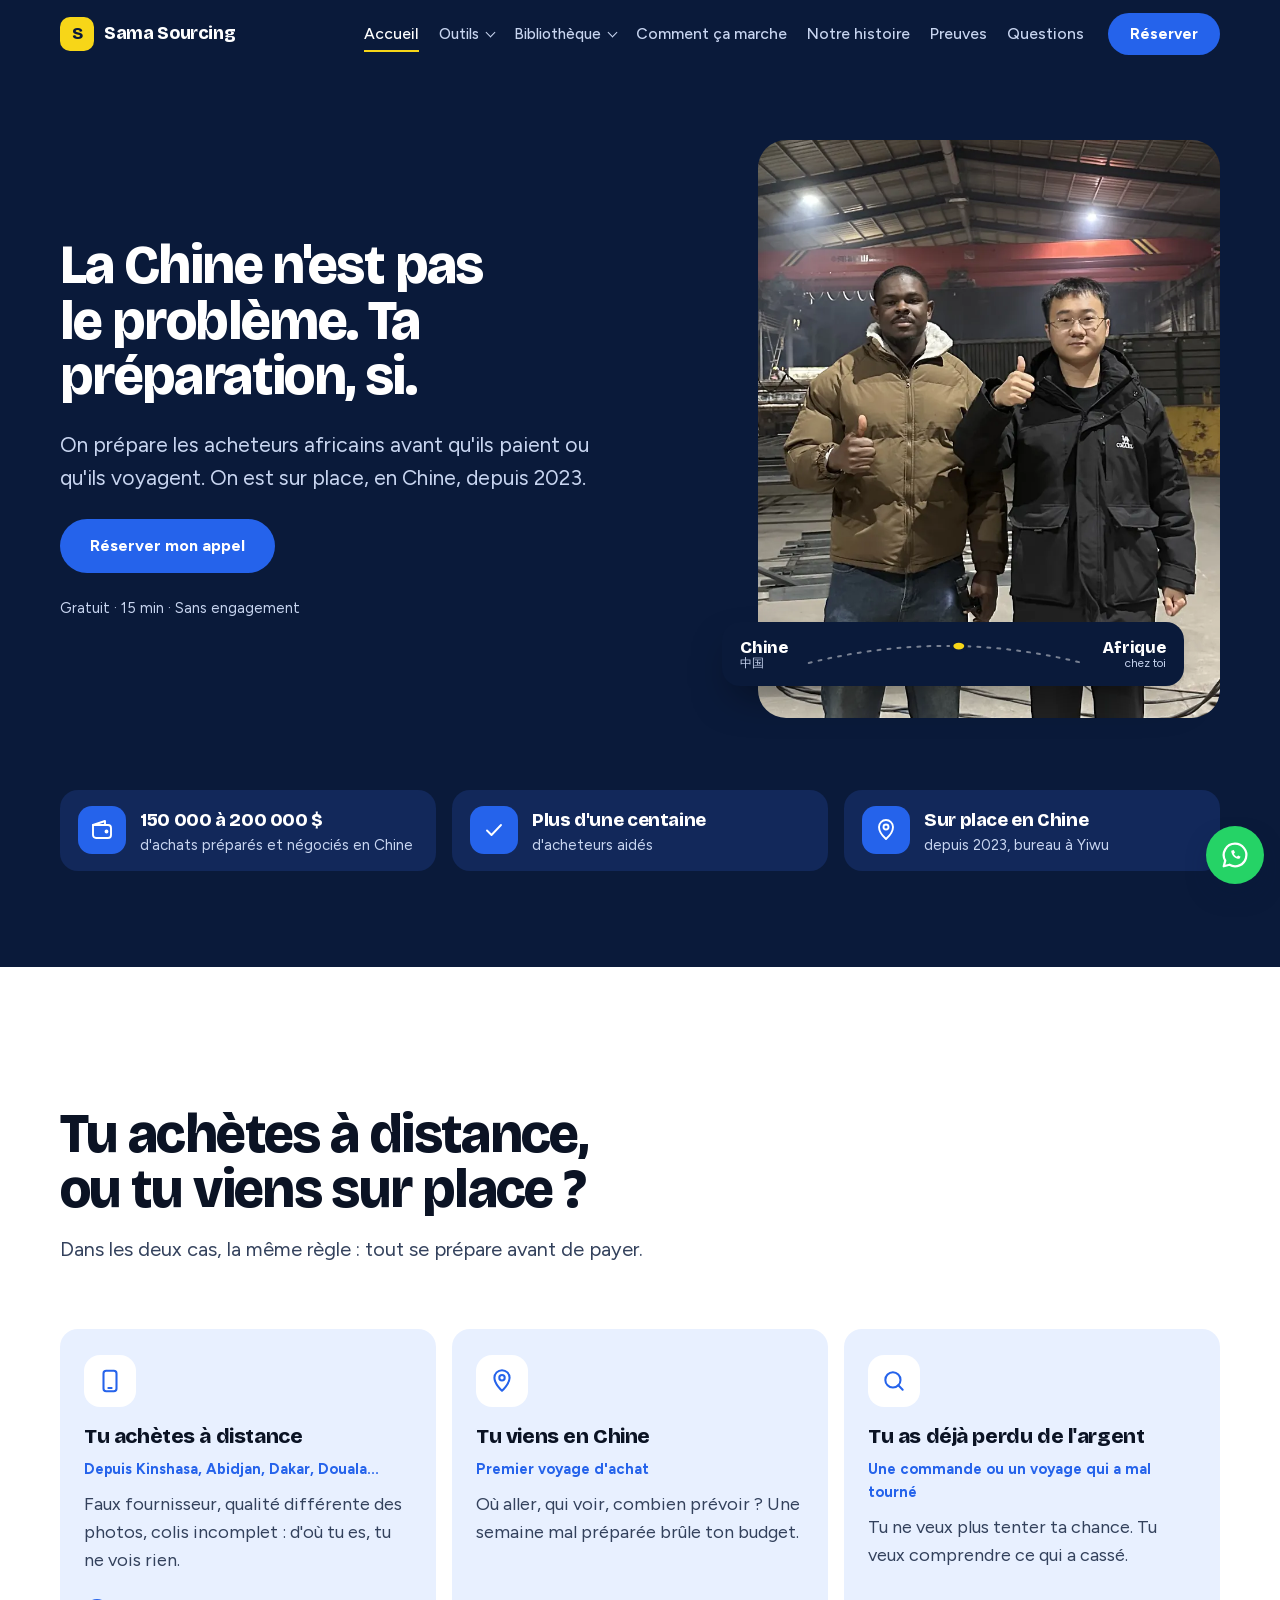
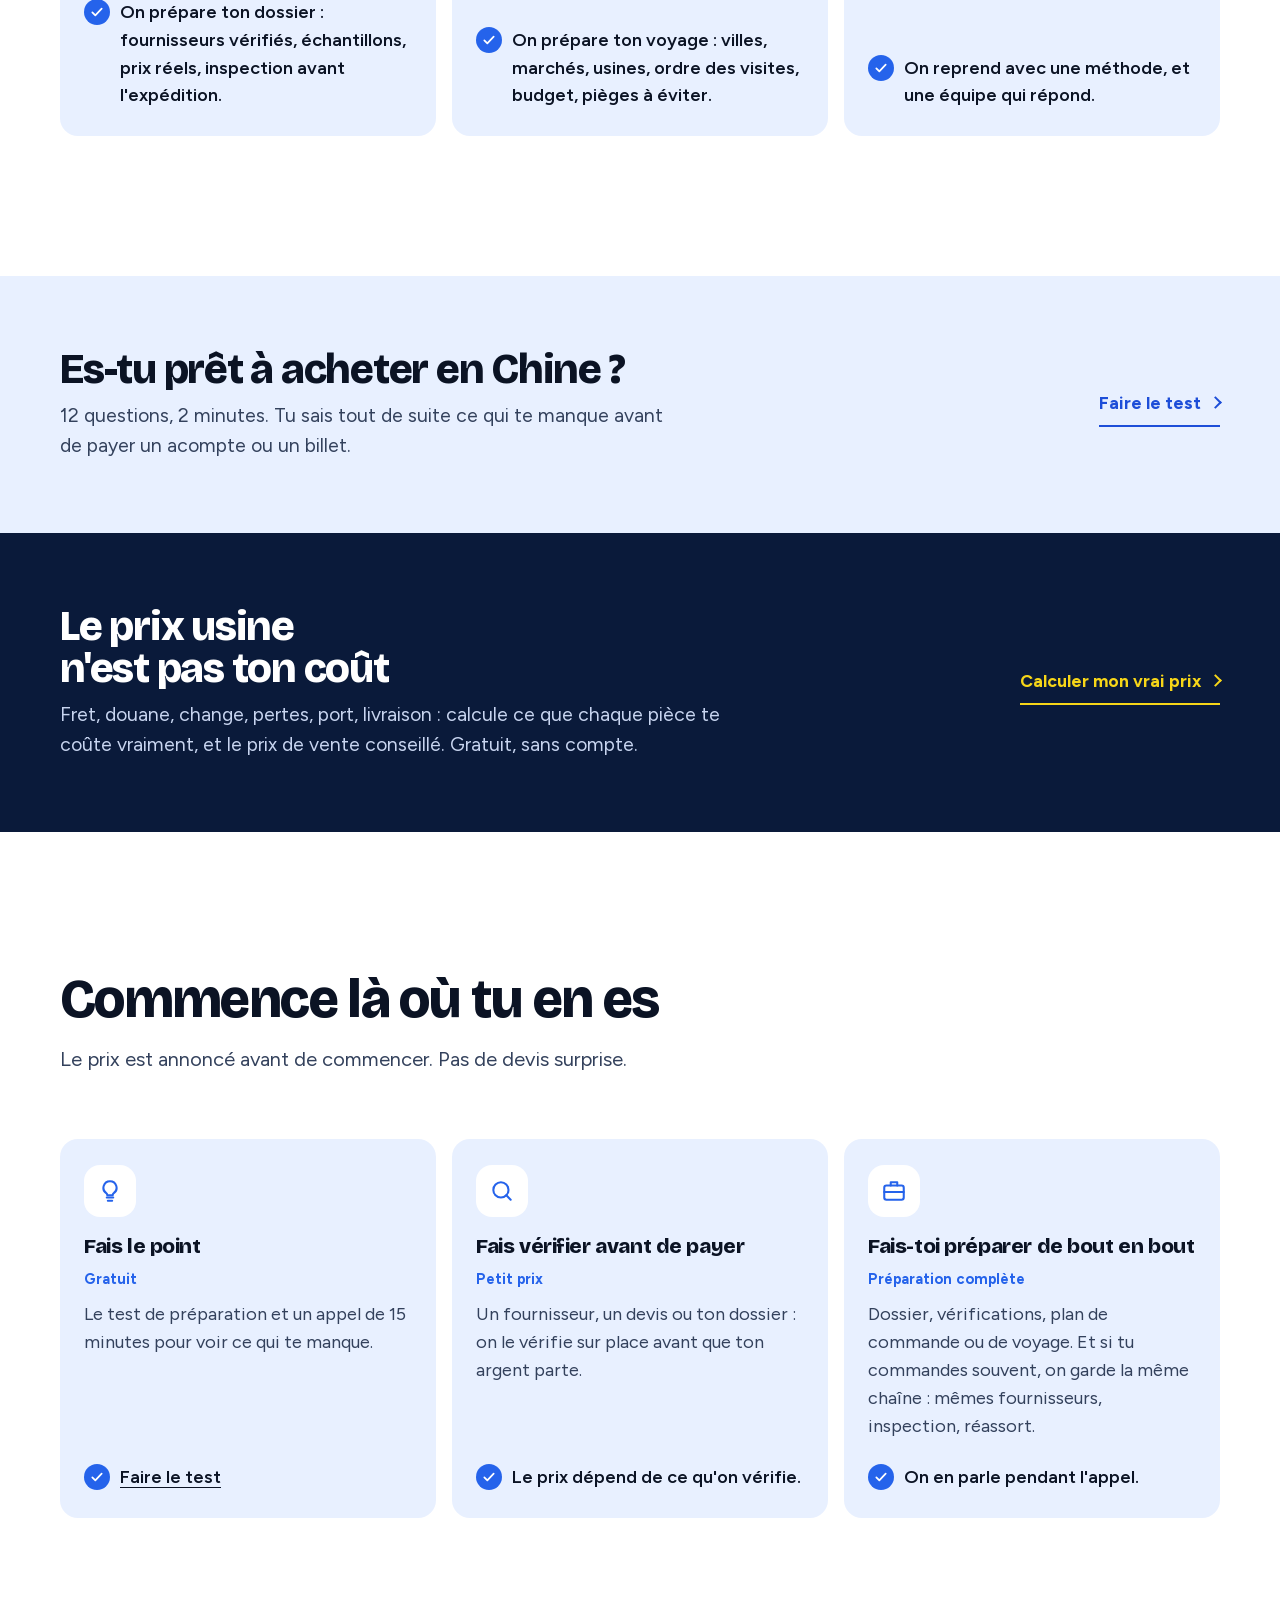
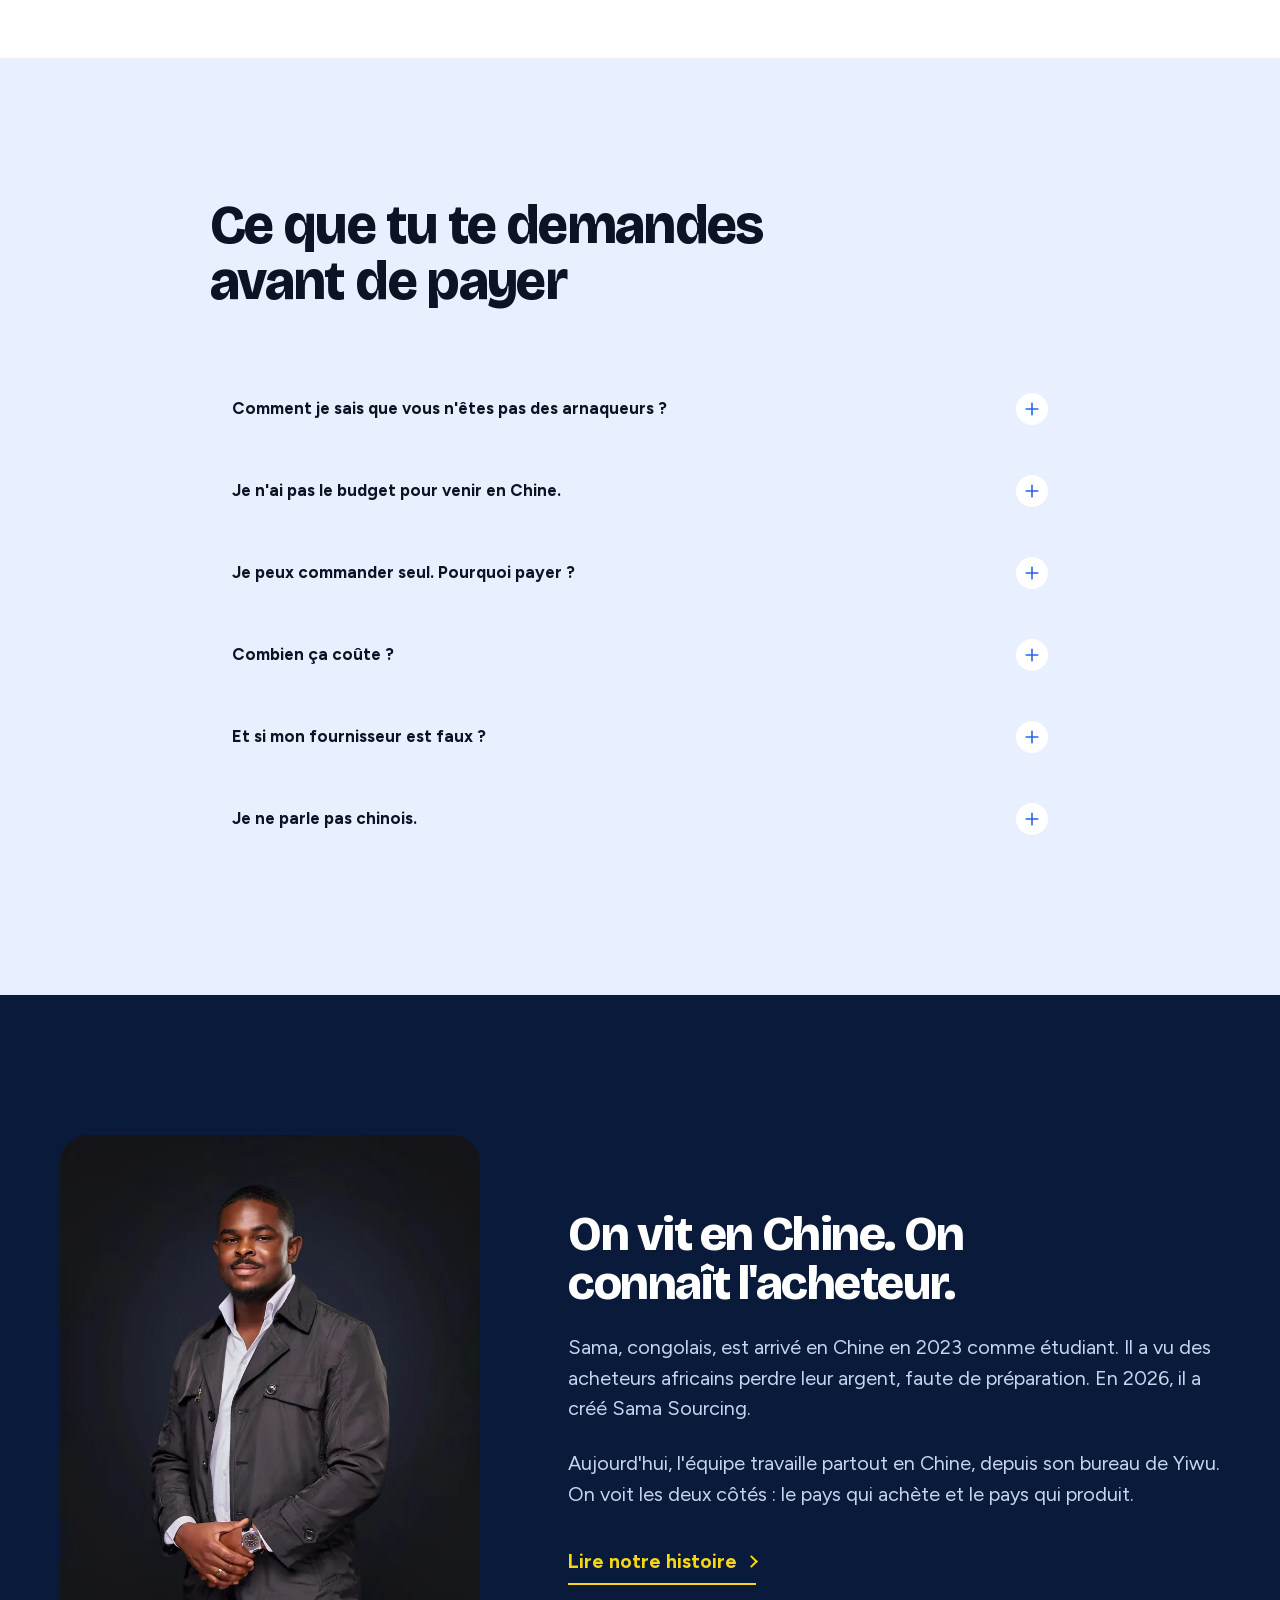
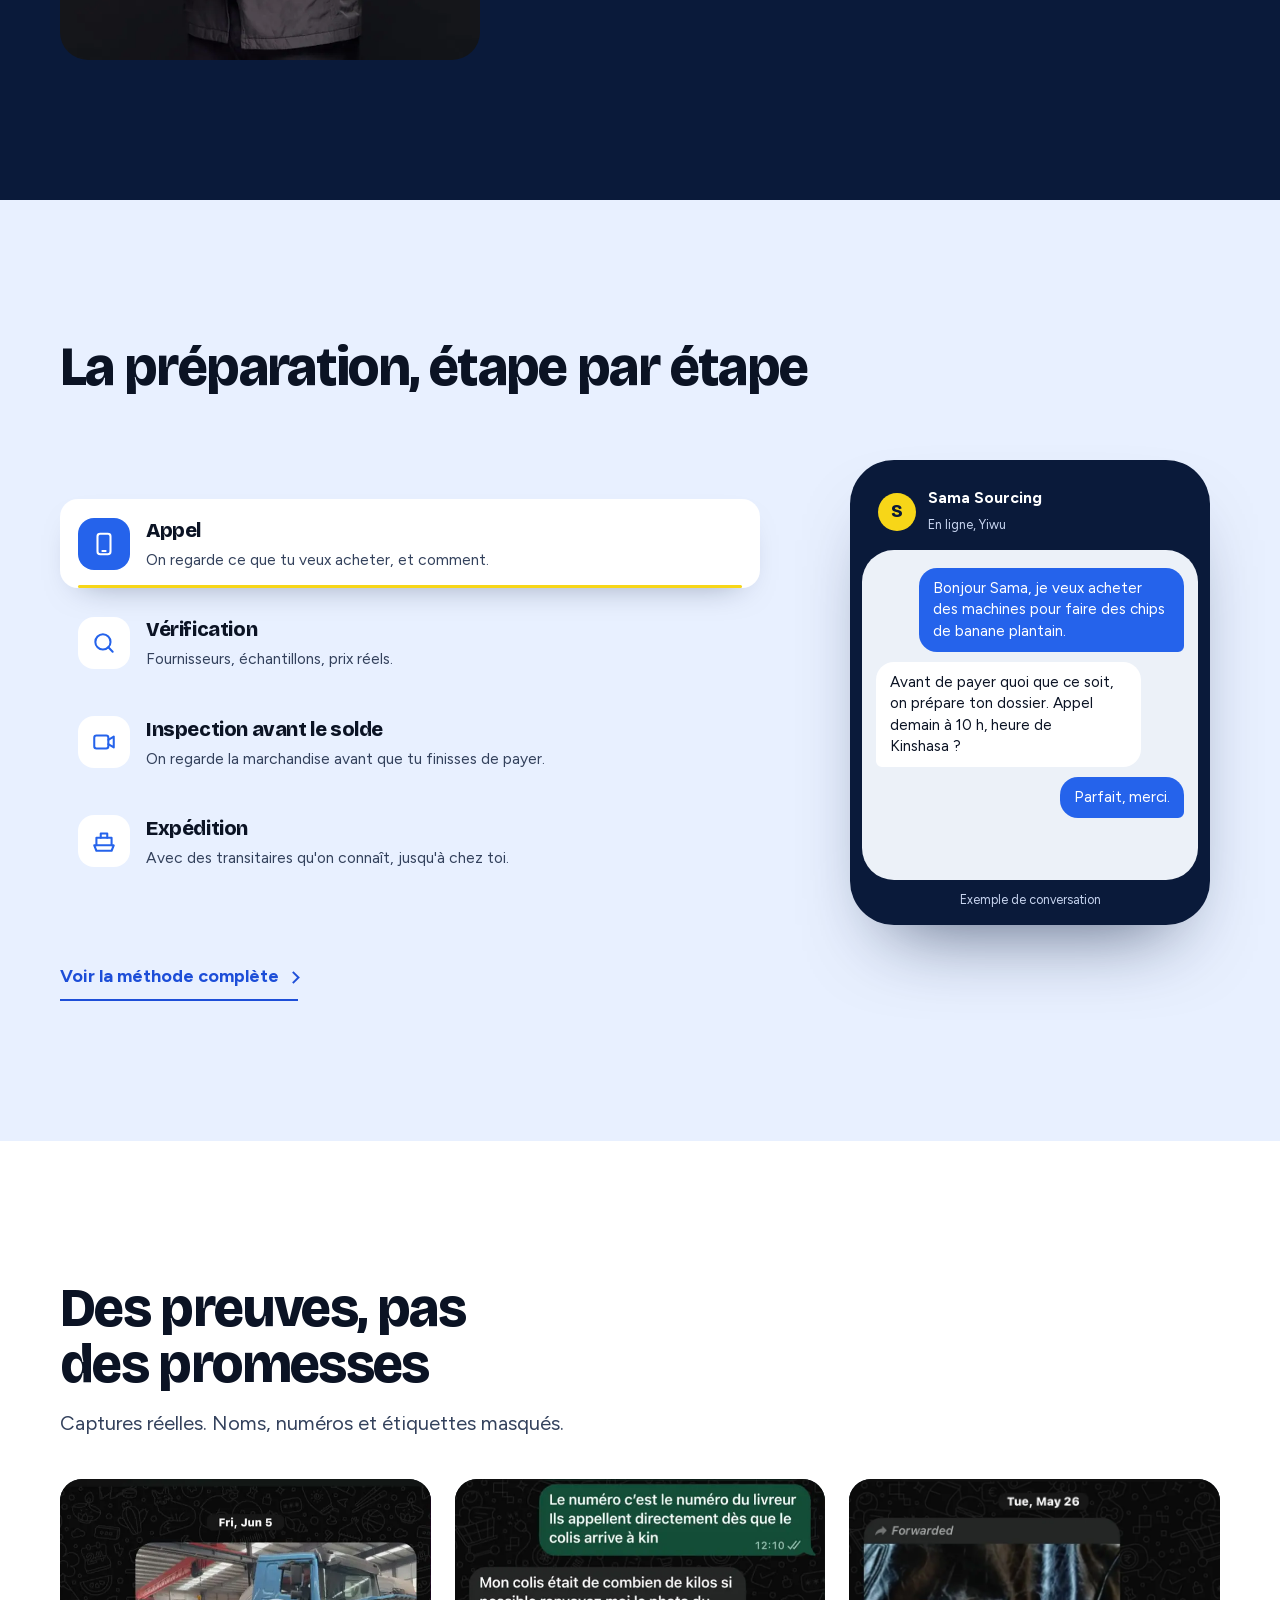
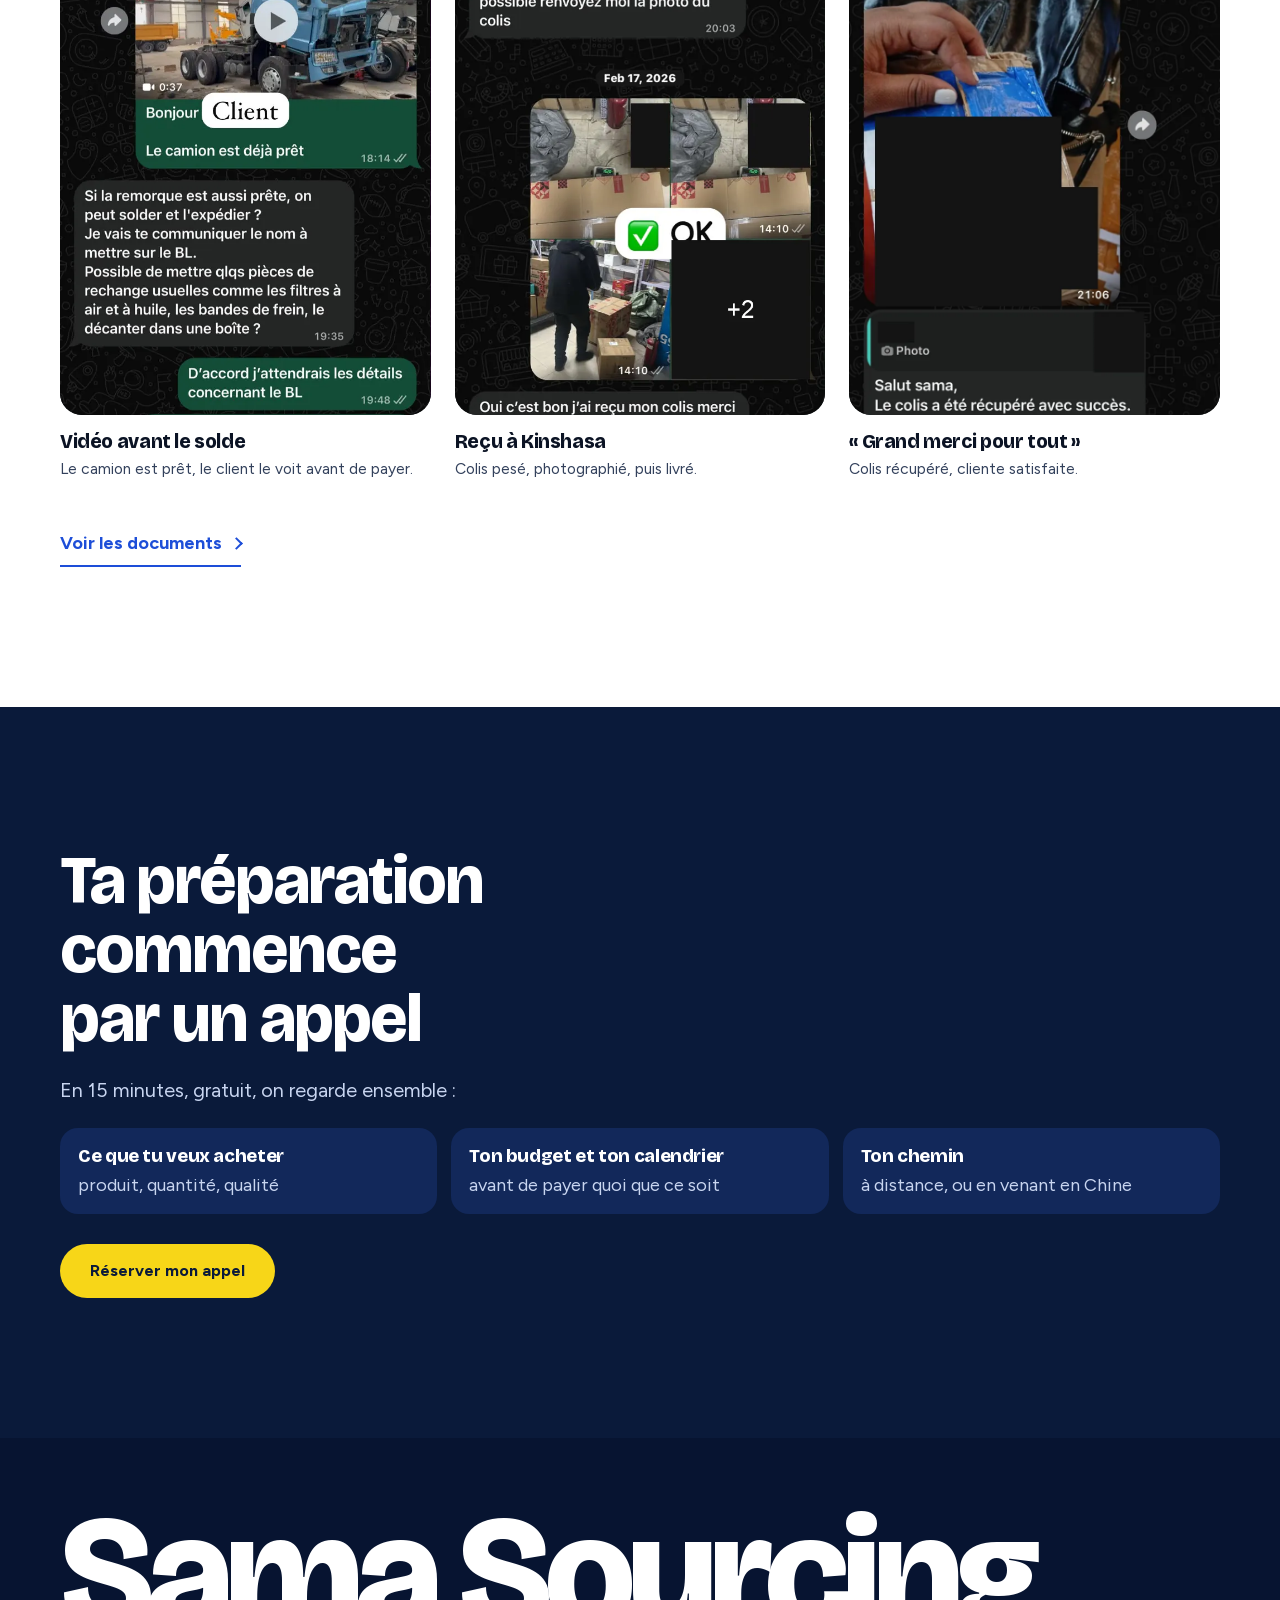
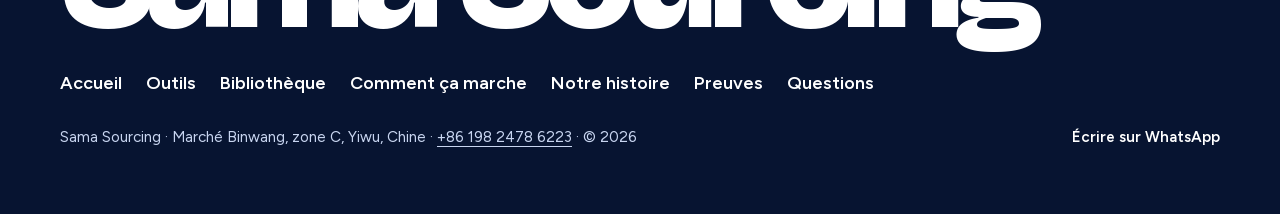
<file: index.html>
<!doctype html>
<html lang="fr">
<head>
  <meta charset="utf-8">
  <meta name="viewport" content="width=device-width, initial-scale=1, viewport-fit=cover">
  <meta name="color-scheme" content="only light">
  <title>Acheter en Chine, bien préparé · Sama Sourcing</title>
  <meta name="description" content="Tu veux acheter en Chine, à distance ou sur place ? On prépare ton dossier ou ton voyage avant que tu paies. Une équipe sur place en Chine depuis 2023.">
  <meta name="robots" content="index, follow, max-snippet:-1, max-image-preview:large, max-video-preview:-1">
  <link rel="canonical" href="https://samasourcing.site/">
  <link rel="alternate" hreflang="fr" href="https://samasourcing.site/">
  <link rel="alternate" hreflang="x-default" href="https://samasourcing.site/">

  <!-- Sécurité : aucune ressource externe, aucun script tiers, aucun formulaire distant. -->
  <meta http-equiv="Content-Security-Policy" content="default-src 'self'; base-uri 'none'; object-src 'none'; script-src 'self'; style-src 'self' 'unsafe-inline'; img-src 'self' data:; font-src 'self'; connect-src 'self'; form-action 'none'; manifest-src 'self'">
  <meta name="referrer" content="strict-origin-when-cross-origin">

  <meta property="og:type" content="website">
  <meta property="og:locale" content="fr_FR">
  <meta property="og:site_name" content="Sama Sourcing">
  <meta property="og:url" content="https://samasourcing.site/">
  <meta property="og:title" content="La Chine n'est pas le problème. Ta préparation, si.">
  <meta property="og:description" content="Achat en Chine à distance ou sur place : on prépare ton dossier ou ton voyage avant que tu paies. Équipe sur place à Yiwu depuis 2023.">
  <meta property="og:image" content="https://samasourcing.site/assets/img/og.jpg">
  <meta property="og:image:width" content="1200">
  <meta property="og:image:height" content="630">
  <meta property="og:image:alt" content="Sama Sourcing : la Chine n'est pas le problème, ta préparation si">
  <meta property="og:image:type" content="image/jpeg">
  <meta name="twitter:card" content="summary_large_image">
  <meta name="twitter:title" content="La Chine n'est pas le problème. Ta préparation, si.">
  <meta name="twitter:description" content="Achat en Chine à distance ou sur place : on prépare ton dossier ou ton voyage avant que tu paies. Équipe sur place à Yiwu depuis 2023.">
  <meta name="twitter:image" content="https://samasourcing.site/assets/img/og.jpg">
  <meta name="twitter:image:alt" content="Sama Sourcing : la Chine n'est pas le problème, ta préparation si">
  <meta name="theme-color" content="#0A1A3A">

  <link rel="icon" href="assets/img/favicon.svg" type="image/svg+xml">
  <link rel="icon" href="assets/img/favicon-32.png" sizes="32x32" type="image/png">
  <link rel="apple-touch-icon" href="assets/img/apple-touch-icon.png">
  <link rel="manifest" href="manifest.webmanifest">
  <link rel="stylesheet" href="assets/fonts/fonts.css">
  <link rel="stylesheet" href="assets/css/style.css?v=25">
  <link rel="preload" as="image" href="assets/img/hero-800.webp?v=2" imagesrcset="assets/img/hero-800.webp?v=2 800w, assets/img/hero-1600.webp?v=2 1600w" imagesizes="(min-width: 960px) 460px, 100vw">

  <script type="application/ld+json">
{
 "@context": "https://schema.org",
 "@graph": [
  {
   "@type": "Organization",
   "@id": "https://samasourcing.site/#organization",
   "name": "Sama Sourcing",
   "alternateName": "Sama Sourcing Chine",
   "url": "https://samasourcing.site/",
   "logo": "https://samasourcing.site/assets/img/favicon-32.png",
   "image": "https://samasourcing.site/assets/img/og.jpg",
   "description": "Sama Sourcing prépare les acheteurs africains avant qu'ils paient ou qu'ils voyagent en Chine : vérification des fournisseurs, échantillons, négociation en mandarin, inspection avant le solde, expédition.",
   "foundingDate": "2026",
   "address": {
    "@type": "PostalAddress",
    "streetAddress": "Marché Binwang, zone C, porte 3, 4e étage, n° 425-2",
    "addressLocality": "Yiwu",
    "addressRegion": "Zhejiang",
    "addressCountry": "CN"
   },
   "areaServed": [
    "CD",
    "CM",
    "CI",
    "NG",
    "SN",
    "CG",
    "GA",
    "BF",
    "ML",
    "TG",
    "BJ"
   ],
   "knowsLanguage": [
    "fr",
    "zh",
    "en"
   ],
   "contactPoint": {
    "@type": "ContactPoint",
    "contactType": "customer service",
    "telephone": "+8619824786223",
    "availableLanguage": [
     "fr",
     "zh",
     "en"
    ],
    "areaServed": "Afrique"
   }
  },
  {
   "@type": "WebSite",
   "@id": "https://samasourcing.site/#website",
   "url": "https://samasourcing.site/",
   "name": "Sama Sourcing",
   "inLanguage": "fr",
   "publisher": {
    "@id": "https://samasourcing.site/#organization"
   }
  },
  {
   "@type": "WebPage",
   "@id": "https://samasourcing.site/index.html#webpage",
   "url": "https://samasourcing.site/index.html",
   "name": "Acheter en Chine, bien préparé · Sama Sourcing",
   "description": "Accompagnement des acheteurs africains avant leur achat en Chine : vérification, échantillons, inspection, expédition.",
   "isPartOf": {
    "@id": "https://samasourcing.site/#website"
   },
   "inLanguage": "fr",
   "publisher": {
    "@id": "https://samasourcing.site/#organization"
   }
  },
  {
   "@type": "Service",
   "@id": "https://samasourcing.site/#service",
   "name": "Préparation d'achat en Chine",
   "serviceType": "Accompagnement à l'import depuis la Chine",
   "provider": {
    "@id": "https://samasourcing.site/#organization"
   },
   "areaServed": [
    "CD",
    "CM",
    "CI",
    "NG",
    "SN",
    "CG",
    "GA"
   ],
   "description": "Vérification de fournisseurs, échantillons, négociation en mandarin, inspection avant le solde, organisation du transport et accompagnement des voyageurs d'affaires en Chine.",
   "hasOfferCatalog": {
    "@type": "OfferCatalog",
    "name": "Trois niveaux de préparation",
    "itemListElement": [
     {
      "@type": "Offer",
      "name": "Fais le point",
      "description": "Test de préparation et appel découverte de 15 minutes, gratuit."
     },
     {
      "@type": "Offer",
      "name": "Fais vérifier avant de payer",
      "description": "Vérification d'un fournisseur, d'un devis ou d'un dossier avant paiement."
     },
     {
      "@type": "Offer",
      "name": "Préparation de bout en bout",
      "description": "Dossier complet, vérifications, plan de commande ou de voyage, suivi et réassort."
     }
    ]
   }
  },
  {
   "@type": "FAQPage",
   "@id": "https://samasourcing.site/#faq",
   "mainEntity": [
    {
     "@type": "Question",
     "name": "Comment je sais que vous n'êtes pas des arnaqueurs ?",
     "acceptedAnswer": {
      "@type": "Answer",
      "text": "Notre bureau a une adresse à Yiwu, que tu peux venir visiter. Nous envoyons des vidéos et de vrais documents, et nous répondons avant tout paiement."
     }
    },
    {
     "@type": "Question",
     "name": "Je n'ai pas le budget pour venir en Chine.",
     "acceptedAnswer": {
      "@type": "Answer",
      "text": "Tu n'as pas besoin de venir. L'accompagnement à distance existe, et il coûte moins cher qu'un voyage."
     }
    },
    {
     "@type": "Question",
     "name": "Je peux commander seul. Pourquoi payer ?",
     "acceptedAnswer": {
      "@type": "Answer",
      "text": "Parce que depuis ton pays tu ne vois ni le fournisseur ni la marchandise. Nous sommes sur place et nous vérifions avant toi."
     }
    },
    {
     "@type": "Question",
     "name": "Combien ça coûte ?",
     "acceptedAnswer": {
      "@type": "Answer",
      "text": "Le prix dépend de ce que tu achètes et de ta façon d'acheter. Il est annoncé avant de commencer, sans surprise."
     }
    },
    {
     "@type": "Question",
     "name": "Et si mon fournisseur est faux ?",
     "acceptedAnswer": {
      "@type": "Answer",
      "text": "C'est exactement ce que la préparation évite : le fournisseur est vérifié avant que tu paies, sur place quand il le faut."
     }
    },
    {
     "@type": "Question",
     "name": "Je ne parle pas chinois.",
     "acceptedAnswer": {
      "@type": "Answer",
      "text": "C'est notre travail, pas le tien. Nous parlons mandarin et nous négocions pour toi."
     }
    }
   ]
  }
 ]
}
  </script>
</head>
<body>
  <!-- Icônes : un seul trait, réutilisées partout. pathLength="1" permet de les "dessiner" à l'apparition. -->
  <svg width="0" height="0" style="position:absolute" aria-hidden="true" focusable="false">
    <defs>
      <symbol id="i-clock" viewBox="0 0 24 24"><circle cx="12" cy="12" r="9" pathLength="1"/><path class="i-hand" d="M12 7v5l3 2" pathLength="1"/></symbol>
      <symbol id="i-search" viewBox="0 0 24 24"><circle cx="11" cy="11" r="7" pathLength="1"/><path d="M20 20l-4-4" pathLength="1"/></symbol>
      <symbol id="i-wallet" viewBox="0 0 24 24"><path d="M3 7h15a3 3 0 0 1 3 3v7a3 3 0 0 1-3 3H6a3 3 0 0 1-3-3z" pathLength="1"/><path d="M3 7l12-4v4" pathLength="1"/><circle cx="16.5" cy="13.5" r="1" pathLength="1"/></symbol>
      <symbol id="i-globe" viewBox="0 0 24 24"><circle cx="12" cy="12" r="9" pathLength="1"/><path d="M3 12h18M12 3c3 3.5 3 14.5 0 18M12 3c-3 3.5-3 14.5 0 18" pathLength="1"/></symbol>
      <symbol id="i-phone" viewBox="0 0 24 24"><rect x="6" y="2.5" width="12" height="19" rx="2.5" pathLength="1"/><path d="M10.5 18.5h3" pathLength="1"/></symbol>
      <symbol id="i-doc" viewBox="0 0 24 24"><path d="M6 3h8l4 4v14H6z" pathLength="1"/><path d="M14 3v4h4M9 12h6M9 16h4" pathLength="1"/></symbol>
      <symbol id="i-video" viewBox="0 0 24 24"><rect x="3" y="6" width="13" height="12" rx="2" pathLength="1"/><path d="M16 10l5-3v10l-5-3" pathLength="1"/></symbol>
      <symbol id="i-ship" viewBox="0 0 24 24"><path d="M3 16l2 5h14l2-5z" pathLength="1"/><path d="M5 16V9h14v7" pathLength="1"/><path d="M9 9V5h6v4" pathLength="1"/></symbol>
      <symbol id="i-check" viewBox="0 0 24 24"><path d="M5 12.5l4.5 4.5L19 7" pathLength="1"/></symbol>
      <symbol id="i-x" viewBox="0 0 24 24"><path d="M7 7l10 10M17 7L7 17" pathLength="1"/></symbol>
      <symbol id="i-chat" viewBox="0 0 24 24"><path d="M4 5h16v11H9l-5 4z" pathLength="1"/><path d="M8 10h8M8 13h5" pathLength="1"/></symbol>
      <symbol id="i-briefcase" viewBox="0 0 24 24"><rect x="3" y="7" width="18" height="13" rx="2" pathLength="1"/><path d="M9 7V4h6v3M3 13h18" pathLength="1"/></symbol>
      <symbol id="i-ceiling" viewBox="0 0 24 24"><path d="M3 5h18" pathLength="1"/><path d="M12 20V9M8 13l4-4 4 4" pathLength="1"/></symbol>
      <symbol id="i-factory" viewBox="0 0 24 24"><path d="M3 20V10l6 4v-4l6 4V5h6v15z" pathLength="1"/><path d="M7 17h2M12 17h2M17 17h2" pathLength="1"/></symbol>
      <symbol id="i-layers" viewBox="0 0 24 24"><path d="M12 3l9 5-9 5-9-5z" pathLength="1"/><path d="M3 13l9 5 9-5" pathLength="1"/></symbol>
      <symbol id="i-pin" viewBox="0 0 24 24"><path d="M12 21s-7-6.2-7-12a7 7 0 0 1 14 0c0 5.8-7 12-7 12z" pathLength="1"/><circle cx="12" cy="9" r="2.5" pathLength="1"/></symbol>
      <symbol id="i-bulb" viewBox="0 0 24 24"><path d="M9 18h6M10 21h4" pathLength="1"/><path d="M12 3a6 6 0 0 0-3.5 10.9c.6.5 1 1.2 1 2V16h5v-.1c0-.8.4-1.5 1-2A6 6 0 0 0 12 3z" pathLength="1"/></symbol>
      <symbol id="i-download" viewBox="0 0 24 24"><path d="M12 4v11M7 10l5 5 5-5"/><path d="M5 20h14"/></symbol>
      <symbol id="i-plus" viewBox="0 0 24 24"><path d="M12 5v14M5 12h14"/></symbol>
      <symbol id="i-play" viewBox="0 0 24 24"><path d="M8 5l11 7-11 7z"/></symbol>
    </defs>
  </svg>

  <a class="skip-link" href="#contenu">Aller au contenu</a>

  <header class="site-header">
    <div class="wrap header-inner">
      <a class="brand" href="index.html"><span class="brand-mark" aria-hidden="true">S</span>Sama Sourcing</a>
                        <nav class="nav" id="menu" aria-label="Menu principal">
          <a href="index.html" aria-current="page">Accueil</a>
        <div class="nav-tools" data-nav-tools>
          <button class="nav-tools-btn" type="button" aria-expanded="false" aria-controls="nav-tools-menu" aria-haspopup="true">
            Outils<span class="nav-tools-caret" aria-hidden="true"></span>
          </button>
          <div class="nav-tools-menu" id="nav-tools-menu" hidden>
            <a href="calculatrice.html"><span class="nt-title">Vrai prix d’une pièce</span><span class="nt-desc">Ce que ta pièce te coûte vraiment</span></a>
            <a href="calcul-transport.html"><span class="nt-title">Transport &amp; CBM</span><span class="nt-desc">Le fret que le transitaire va facturer</span></a>
            <a href="marches.html"><span class="nt-title">Marchés &amp; taxi</span><span class="nt-desc">29 adresses en chinois, à montrer au chauffeur</span></a>
            <a class="nav-tools-all" href="outils.html">Tous les outils</a>
          </div>
        </div>
        <div class="nav-tools" data-nav-tools>
          <button class="nav-tools-btn" type="button" aria-expanded="false" aria-controls="nav-bib-menu" aria-haspopup="true">
            Bibliothèque<span class="nav-tools-caret" aria-hidden="true"></span>
          </button>
          <div class="nav-tools-menu" id="nav-bib-menu" hidden>
            <a href="score-de-preparation.html"><span class="nt-title">Le test</span><span class="nt-desc">12 questions, un score sur 10</span></a>
            <a href="documents.html"><span class="nt-title">Documents</span><span class="nt-desc">Guides et PDF à télécharger</span></a>
            <a class="nav-tools-all" href="bibliotheque.html">Toute la bibliothèque</a>
          </div>
        </div>
          <a href="comment-ca-marche.html">Comment ça marche</a>
          <a href="mon-histoire.html">Notre histoire</a>
          <a href="preuves.html">Preuves</a>
          <a href="questions.html">Questions</a>
      </nav>
      <a class="btn btn-small" href="https://calendly.com/samasourcing/appel-decouverte" target="_blank" rel="noopener" data-sama="calendly">Réserver<span class="visually-hidden"> mon appel (nouvel onglet)</span></a>
      <button class="nav-toggle" type="button" aria-expanded="false" aria-controls="menu"><span class="visually-hidden">Ouvrir le menu</span><span class="nav-toggle-bars" aria-hidden="true"></span></button>
    </div>
  </header>

  <main id="contenu">

    <!-- 1. Haut de page -->
    <section class="hero" id="top" aria-labelledby="t-hero">
      <div class="wrap hero-grid">
        <div class="hero-text">
          <h1 id="t-hero">La Chine n'est pas le problème. Ta préparation, si.</h1>
          <p class="lead">On prépare les acheteurs africains avant qu'ils paient ou qu'ils voyagent. On est sur place, en Chine, depuis 2023.</p>
          <div class="hero-actions">
                        <a class="btn btn-primary" href="https://calendly.com/samasourcing/appel-decouverte" target="_blank" rel="noopener" data-sama="calendly">Réserver mon appel</a>
          </div>
          <p class="note">Gratuit · 15 min · Sans engagement</p>
        </div>

        <figure class="hero-media">
          <img src="assets/img/hero-800.webp?v=2"
               srcset="assets/img/hero-800.webp?v=2 800w, assets/img/hero-1600.webp?v=2 1600w"
               sizes="(min-width: 960px) 460px, 100vw"
               width="1600" height="2133"
               alt="Sama, pouce levé, avec un fournisseur dans son usine en Chine, pendant une visite de vérification"
               fetchpriority="high">
          <figcaption class="route" aria-label="Trajet de la marchandise : de la Chine jusqu'en Afrique">
            <span class="route-end"><b>Chine</b><small>中国</small></span>
            <svg class="route-line" viewBox="0 0 200 40" preserveAspectRatio="none" aria-hidden="true">
              <path id="route-path" d="M6 30 Q100 -8 194 30" />
              <circle r="5" class="route-dot">
                <animateMotion dur="5s" repeatCount="indefinite"><mpath href="#route-path"/></animateMotion>
              </circle>
            </svg>
            <span class="route-end route-end-right"><b>Afrique</b><small>chez toi</small></span>
          </figcaption>
        </figure>
      </div>

      <!-- Ligne de preuve -->
      <ul class="wrap promises" aria-label="En chiffres">
        <li><span class="promise-icon"><svg aria-hidden="true"><use href="#i-wallet"/></svg></span><b>150 000 à 200 000 $</b><span>d'achats préparés et négociés en Chine</span></li>
        <li><span class="promise-icon"><svg aria-hidden="true"><use href="#i-check"/></svg></span><b>Plus d'une centaine</b><span>d'acheteurs aidés</span></li>
        <li><span class="promise-icon"><svg aria-hidden="true"><use href="#i-pin"/></svg></span><b>Sur place en Chine</b><span>depuis 2023, bureau à Yiwu</span></li>
      </ul>
    </section>

    <!-- 2. Les chemins de l'acheteur -->
    <section class="section" id="profils" aria-labelledby="t-profils">
      <div class="wrap">
        <div class="section-head" data-reveal>
          <h2 id="t-profils">Tu achètes à distance, ou tu viens sur place&nbsp;?</h2>
          <p class="sub">Dans les deux cas, la même règle&nbsp;: tout se prépare avant de payer.</p>
        </div>
        <ul class="cards cards-3 profiles">
          <li class="card profile" data-reveal>
            <span class="flip-icon"><svg aria-hidden="true"><use href="#i-phone"/></svg></span>
            <b>Tu achètes à distance</b>
            <span class="profile-who">Depuis Kinshasa, Abidjan, Dakar, Douala…</span>
            <span>Faux fournisseur, qualité différente des photos, colis incomplet&nbsp;: d'où tu es, tu ne vois rien.</span>
            <span class="profile-fix"><svg aria-hidden="true"><use href="#i-check"/></svg>On prépare ton dossier&nbsp;: fournisseurs vérifiés, échantillons, prix réels, inspection avant l'expédition.</span>
          </li>
          <li class="card profile" data-reveal>
            <span class="flip-icon"><svg aria-hidden="true"><use href="#i-pin"/></svg></span>
            <b>Tu viens en Chine</b>
            <span class="profile-who">Premier voyage d'achat</span>
            <span>Où aller, qui voir, combien prévoir&nbsp;? Une semaine mal préparée brûle ton budget.</span>
            <span class="profile-fix"><svg aria-hidden="true"><use href="#i-check"/></svg>On prépare ton voyage&nbsp;: villes, marchés, usines, ordre des visites, budget, pièges à éviter.</span>
          </li>
          <li class="card profile" data-reveal>
            <span class="flip-icon"><svg aria-hidden="true"><use href="#i-search"/></svg></span>
            <b>Tu as déjà perdu de l'argent</b>
            <span class="profile-who">Une commande ou un voyage qui a mal tourné</span>
            <span>Tu ne veux plus tenter ta chance. Tu veux comprendre ce qui a cassé.</span>
            <span class="profile-fix"><svg aria-hidden="true"><use href="#i-check"/></svg>On reprend avec une méthode, et une équipe qui répond.</span>
          </li>
        </ul>
      </div>
    </section>

    <!-- Le test de préparation -->
    <section class="quiz-teaser" aria-labelledby="t-teaser">
      <div class="wrap" data-reveal>
        <div>
          <h2 id="t-teaser">Es-tu prêt à acheter en Chine&nbsp;?</h2>
          <p>12 questions, 2 minutes. Tu sais tout de suite ce qui te manque avant de payer un acompte ou un billet.</p>
        </div>
        <a class="more-link" href="score-de-preparation.html">Faire le test</a>
      </div>
    </section>

    <!-- Le vrai prix d'une pièce : accès direct à la calculatrice -->
    <section class="calc-teaser" id="calcul" aria-labelledby="t-calcul">
      <div class="wrap">
        <div>
          <h2 id="t-calcul">Le prix usine n'est pas ton coût</h2>
          <p>Fret, douane, change, pertes, port, livraison : calcule ce que chaque pièce te coûte vraiment, et le prix de vente conseillé. Gratuit, sans compte.</p>
        </div>
        <a class="more-link" href="calculatrice.html">Calculer mon vrai prix</a>
      </div>
    </section>

    <!-- Trois portes -->
    <section class="section" id="portes" aria-labelledby="t-portes">
      <div class="wrap">
        <div class="section-head" data-reveal>
          <h2 id="t-portes">Commence là où tu en es</h2>
          <p class="sub">Le prix est annoncé avant de commencer. Pas de devis surprise.</p>
        </div>
        <ul class="cards cards-3 profiles">
          <li class="card profile" data-reveal>
            <span class="flip-icon"><svg aria-hidden="true"><use href="#i-bulb"/></svg></span>
            <b>Fais le point</b>
            <span class="profile-who">Gratuit</span>
            <span>Le test de préparation et un appel de 15 minutes pour voir ce qui te manque.</span>
            <span class="profile-fix"><svg aria-hidden="true"><use href="#i-check"/></svg><a href="score-de-preparation.html">Faire le test</a></span>
          </li>
          <li class="card profile" data-reveal>
            <span class="flip-icon"><svg aria-hidden="true"><use href="#i-search"/></svg></span>
            <b>Fais vérifier avant de payer</b>
            <span class="profile-who">Petit prix</span>
            <span>Un fournisseur, un devis ou ton dossier&nbsp;: on le vérifie sur place avant que ton argent parte.</span>
            <span class="profile-fix"><svg aria-hidden="true"><use href="#i-check"/></svg>Le prix dépend de ce qu'on vérifie.</span>
          </li>
          <li class="card profile" data-reveal>
            <span class="flip-icon"><svg aria-hidden="true"><use href="#i-briefcase"/></svg></span>
            <b>Fais-toi préparer de bout en bout</b>
            <span class="profile-who">Préparation complète</span>
            <span>Dossier, vérifications, plan de commande ou de voyage. Et si tu commandes souvent, on garde la même chaîne&nbsp;: mêmes fournisseurs, inspection, réassort.</span>
            <span class="profile-fix"><svg aria-hidden="true"><use href="#i-check"/></svg>On en parle pendant l'appel.</span>
          </li>
        </ul>
      </div>
    </section>

    <!-- Objections -->
    <section class="section section-sky" id="objections" aria-labelledby="t-objections">
      <div class="wrap faq-solo">
        <div class="section-head" data-reveal>
          <h2 id="t-objections">Ce que tu te demandes avant de payer</h2>
        </div>
        <div class="faq">
          <details>
            <summary>Comment je sais que vous n'êtes pas des arnaqueurs&nbsp;?<svg aria-hidden="true"><use href="#i-plus"/></svg></summary>
            <div class="faq-a"><p>Notre bureau a une adresse, et tu peux y venir&nbsp;: marché Binwang, zone C, porte 3, 4<sup>e</sup> étage, n°&nbsp;425-2, Yiwu (宾王市场C区3号门，3楼26号上4楼425-2号). On t'envoie des vidéos et de vrais documents. Et on te répond avant que tu paies.</p></div>
          </details>
          <details>
            <summary>Je n'ai pas le budget pour venir en Chine.<svg aria-hidden="true"><use href="#i-plus"/></svg></summary>
            <div class="faq-a"><p>Tu n'as pas besoin de venir. Le chemin à distance existe, et il coûte moins cher qu'un voyage.</p></div>
          </details>
          <details>
            <summary>Je peux commander seul. Pourquoi payer&nbsp;?<svg aria-hidden="true"><use href="#i-plus"/></svg></summary>
            <div class="faq-a"><p>Parce que d'où tu es, tu ne vois pas ce qui se passe ici. Nous, si&nbsp;: on voit le fournisseur et la marchandise avant toi.</p></div>
          </details>
          <details>
            <summary>Combien ça coûte&nbsp;?<svg aria-hidden="true"><use href="#i-plus"/></svg></summary>
            <div class="faq-a"><p>Ça dépend de ce que tu achètes et de ta façon d'acheter. Le prix est annoncé avant de commencer, sans surprise. On en parle pendant l'appel.</p></div>
          </details>
          <details>
            <summary>Et si mon fournisseur est faux&nbsp;?<svg aria-hidden="true"><use href="#i-plus"/></svg></summary>
            <div class="faq-a"><p>C'est exactement ce que la préparation évite&nbsp;: on le vérifie avant que tu paies, sur place quand il le faut.</p></div>
          </details>
          <details>
            <summary>Je ne parle pas chinois.<svg aria-hidden="true"><use href="#i-plus"/></svg></summary>
            <div class="faq-a"><p>C'est notre travail, pas le tien. On parle mandarin et on négocie pour toi.</p></div>
          </details>
        </div>
      </div>
    </section>

    <!-- Qui est Sama, en bref -->
    <section class="section about" id="qui" aria-labelledby="t-qui">
      <div class="wrap">
        <div class="bio">
          <figure class="bio-photo" data-reveal>
            <img src="assets/img/portrait-800.webp?v=2"
                 srcset="assets/img/portrait-800.webp?v=2 800w, assets/img/portrait-1600.webp?v=2 1600w"
                 sizes="(min-width: 960px) 420px, 100vw"
                 width="800" height="1000" loading="lazy"
                 alt="Portrait de Sama, fondateur de Sama Sourcing">
          </figure>
          <div class="bio-text" data-reveal>
            <h2 id="t-qui">On vit en Chine. On connaît l'acheteur.</h2>
            <p>Sama, congolais, est arrivé en Chine en 2023 comme étudiant. Il a vu des acheteurs africains perdre leur argent, faute de préparation. En 2026, il a créé Sama Sourcing.</p>
            <p>Aujourd'hui, l'équipe travaille partout en Chine, depuis son bureau de Yiwu. On voit les deux côtés&nbsp;: le pays qui achète et le pays qui produit.</p>
            <p class="more-row"><a class="more-link more-link-light" href="mon-histoire.html">Lire notre histoire</a></p>
          </div>
        </div>
      </div>
    </section>

    <!-- Comment ça marche, en bref (4 étapes) -->
    <section class="section tracker-section" id="methode-court" aria-labelledby="t-methode">
      <div class="wrap">
        <div class="section-head" data-reveal>
          <h2 id="t-methode">La préparation, étape par étape</h2>
        </div>

        <div class="tracker" data-tracker>
          <ol class="stepper" role="tablist" aria-label="Les étapes de la méthode">
            <li role="presentation">
              <button class="step" type="button" role="tab" id="tab-1" aria-controls="msg-1" aria-selected="true">
                <span class="step-dot"><svg aria-hidden="true"><use href="#i-phone"/></svg></span>
                <span class="step-text"><b>Appel</b><span>On regarde ce que tu veux acheter, et comment.</span></span>
                <span class="step-bar" aria-hidden="true"><i></i></span>
              </button>
            </li>
            <li role="presentation">
              <button class="step" type="button" role="tab" id="tab-2" aria-controls="msg-2" aria-selected="false" tabindex="-1">
                <span class="step-dot"><svg aria-hidden="true"><use href="#i-search"/></svg></span>
                <span class="step-text"><b>Vérification</b><span>Fournisseurs, échantillons, prix réels.</span></span>
                <span class="step-bar" aria-hidden="true"><i></i></span>
              </button>
            </li>
            <li role="presentation">
              <button class="step" type="button" role="tab" id="tab-3" aria-controls="msg-3" aria-selected="false" tabindex="-1">
                <span class="step-dot"><svg aria-hidden="true"><use href="#i-video"/></svg></span>
                <span class="step-text"><b>Inspection avant le solde</b><span>On regarde la marchandise avant que tu finisses de payer.</span></span>
                <span class="step-bar" aria-hidden="true"><i></i></span>
              </button>
            </li>
            <li role="presentation">
              <button class="step" type="button" role="tab" id="tab-4" aria-controls="msg-4" aria-selected="false" tabindex="-1">
                <span class="step-dot"><svg aria-hidden="true"><use href="#i-ship"/></svg></span>
                <span class="step-text"><b>Expédition</b><span>Avec des transitaires qu'on connaît, jusqu'à chez toi.</span></span>
                <span class="step-bar" aria-hidden="true"><i></i></span>
              </button>
            </li>
          </ol>

          <div class="phone" aria-label="Exemple de conversation WhatsApp avec Sama">
            <div class="phone-top">
              <span class="phone-avatar" aria-hidden="true">S</span>
              <span><b>Sama Sourcing</b><small>En ligne, Yiwu</small></span>
            </div>
            <div class="phone-screen">
              <div class="chat" id="msg-1" role="tabpanel" aria-labelledby="tab-1">
                <p class="bubble bubble-in">Bonjour Sama, je veux acheter des machines pour faire des chips de banane plantain.</p>
                <p class="bubble bubble-out">Avant de payer quoi que ce soit, on prépare ton dossier. Appel demain à 10 h, heure de Kinshasa&nbsp;?</p>
                <p class="bubble bubble-in">Parfait, merci.</p>
              </div>
              <div class="chat" id="msg-2" role="tabpanel" aria-labelledby="tab-2" hidden>
                <p class="bubble bubble-out">On a visité 3 fabricants cette semaine.</p>
                <p class="bubble bubble-out bubble-file"><svg aria-hidden="true"><use href="#i-doc"/></svg><span><b>Comparatif_fournisseurs.pdf</b><small>Prix, capacités, photos réelles</small></span></p>
                <p class="bubble bubble-in">Je prends l'option 2.</p>
              </div>
              <div class="chat" id="msg-3" role="tabpanel" aria-labelledby="tab-3" hidden>
                <p class="bubble bubble-out">La machine est arrivée au bureau. Voici la vidéo de contrôle.</p>
                <p class="bubble bubble-out bubble-video"><span class="video-thumb"><svg aria-hidden="true"><use href="#i-play"/></svg></span><small>Vidéo de contrôle</small></p>
                <p class="bubble bubble-in">C'est bon pour moi.</p>
              </div>
              <div class="chat" id="msg-4" role="tabpanel" aria-labelledby="tab-4" hidden>
                <p class="bubble bubble-out">Conteneur chargé. Départ vers Matadi.</p>
                <p class="bubble bubble-out bubble-file"><svg aria-hidden="true"><use href="#i-ship"/></svg><span><b>Documents d'expédition</b><small>Envoyés au transitaire</small></span></p>
                <p class="bubble bubble-in">Merci Sama.</p>
              </div>
            </div>
            <p class="phone-note">Exemple de conversation</p>
          </div>
        </div>
        <p class="more-row" data-reveal><a class="more-link" href="comment-ca-marche.html">Voir la méthode complète</a></p>
      </div>
    </section>

    <!-- Preuves, aperçu -->
    <section class="section proofs" aria-labelledby="t-preuves">
      <div class="wrap">
        <div class="proofs-head" data-reveal>
          <h2 id="t-preuves">Des preuves, pas des promesses</h2>
          <p class="sub">Captures réelles. Noms, numéros et étiquettes masqués.</p>
        </div>
        <!-- Captures masquées (originaux dans photos-brutes/, à ne pas publier) -->
        <ul class="chats" data-gallery tabindex="0" aria-label="Captures de conversations avec des clients">
          <li data-reveal>
            <a href="assets/img/preuve-whatsapp-camion-1600.webp" class="thumb" data-caption="Camion prêt à l'usine : vidéo envoyée au client avant le solde."><img src="assets/img/preuve-whatsapp-camion-800.webp" width="665" height="1150" loading="lazy" alt="Conversation WhatsApp : vidéo d'un camion prêt à l'usine, le client demande à solder et expédier"></a>
            <p><b>Vidéo avant le solde</b>Le camion est prêt, le client le voit avant de payer.</p>
          </li>
          <li data-reveal>
            <a href="assets/img/preuve-whatsapp-colis-kin-1600.webp" class="thumb" data-caption="Colis pesé et photographié, puis reçu par le client à Kinshasa."><img src="assets/img/preuve-whatsapp-colis-kin-800.webp" width="670" height="1110" loading="lazy" alt="Conversation WhatsApp : photos du colis sur la balance, le client confirme la réception"></a>
            <p><b>Reçu à Kinshasa</b>Colis pesé, photographié, puis livré.</p>
          </li>
          <li data-reveal>
            <a href="assets/img/preuve-whatsapp-colis-recu-1600.webp" class="thumb" data-caption="Colis récupéré par une cliente : « Grand merci pour tout »."><img src="assets/img/preuve-whatsapp-colis-recu-800.webp" width="800" height="1360" loading="lazy" alt="Conversation WhatsApp : une cliente confirme avoir récupéré son colis et remercie Sama"></a>
            <p><b>«&nbsp;Grand merci pour tout&nbsp;»</b>Colis récupéré, cliente satisfaite.</p>
          </li>
        </ul>
        <p class="more-row" data-reveal><a class="more-link" href="preuves.html">Voir les documents</a></p>
      </div>
    </section>

    <!-- Appel final -->
    <section class="final" id="final" aria-labelledby="t-final">
      <div class="wrap final-inner">
        <h2 id="t-final">Ta préparation commence par un appel</h2>
        <p>En 15 minutes, gratuit, on regarde ensemble&nbsp;:</p>
        <ul class="final-points">
          <li><b>Ce que tu veux acheter</b> produit, quantité, qualité</li>
          <li><b>Ton budget et ton calendrier</b> avant de payer quoi que ce soit</li>
          <li><b>Ton chemin</b> à distance, ou en venant en Chine</li>
        </ul>
        <a class="btn btn-yellow" href="https://calendly.com/samasourcing/appel-decouverte" target="_blank" rel="noopener" data-sama="calendly">Réserver mon appel</a>
      </div>
    </section>
  </main>

  <!-- Pied de page -->
  <footer class="site-footer">
    <div class="wrap">
      <p class="footer-name">Sama Sourcing</p>
                        <ul class="footer-nav" aria-label="Pages">
          <li><a href="index.html" aria-current="page">Accueil</a></li>
          <li><a href="outils.html">Outils</a></li>
          <li><a href="bibliotheque.html">Bibliothèque</a></li>
          <li><a href="comment-ca-marche.html">Comment ça marche</a></li>
          <li><a href="mon-histoire.html">Notre histoire</a></li>
          <li><a href="preuves.html">Preuves</a></li>
          <li><a href="questions.html">Questions</a></li>
      </ul>
            <div class="footer-row">
        <p>Sama Sourcing · Marché Binwang, zone C, Yiwu, Chine · <a href="tel:+8619824786223" data-sama="phone-href">+86 198 2478 6223</a> · © <span data-sama-year>2026</span></p>
        <ul class="social" data-social-list aria-label="Nous écrire">
          <li><a href="https://wa.me/8619824786223?text=Bonjour%20Sama%20Sourcing%2C%20je%20veux%20pr%C3%A9parer%20un%20achat%20en%20Chine." target="_blank" rel="noopener" data-sama="wa">Écrire sur WhatsApp</a></li>
        </ul>
      </div>
    </div>
  </footer>

  <!-- Lightbox -->
  <dialog class="lightbox" id="lightbox" aria-label="Image agrandie">
    <button class="lb-close" type="button" aria-label="Fermer">×</button>
    <button class="lb-nav lb-prev" type="button" aria-label="Image précédente">‹</button>
    <figure>
      <img alt="">
      <figcaption></figcaption>
    </figure>
    <button class="lb-nav lb-next" type="button" aria-label="Image suivante">›</button>
  </dialog>

  <!-- Barre d'action mobile -->
  <div class="sticky-cta" id="sticky-cta" aria-hidden="true">
    <a class="btn btn-primary" href="https://calendly.com/samasourcing/appel-decouverte" target="_blank" rel="noopener" data-sama="calendly" tabindex="-1">Réserver mon appel<span class="visually-hidden"> (nouvel onglet)</span></a>
  </div>

  <!-- Bouton WhatsApp flottant -->
  <a class="wa-float" href="https://wa.me/8619824786223?text=Bonjour%20Sama%20Sourcing%2C%20je%20veux%20pr%C3%A9parer%20un%20achat%20en%20Chine." target="_blank" rel="noopener" data-sama="wa">
    <svg viewBox="0 0 24 24" aria-hidden="true"><path d="M12 3a9 9 0 0 0-7.8 13.5L3 21l4.6-1.2A9 9 0 1 0 12 3z"/><path d="M9 8.5c0 3.5 3 6.5 6.5 6.5l1-1.6-2-1-1 .9c-1-.4-2-1.4-2.4-2.4l.9-1-1-2z"/></svg>
    <span class="visually-hidden">Écrire à Sama Sourcing sur WhatsApp (nouvel onglet)</span>
  </a>

  <script src="assets/js/config.js?v=1" defer></script>
  <script src="assets/js/main.js?v=11" defer></script>
</body>
</html>
</file>
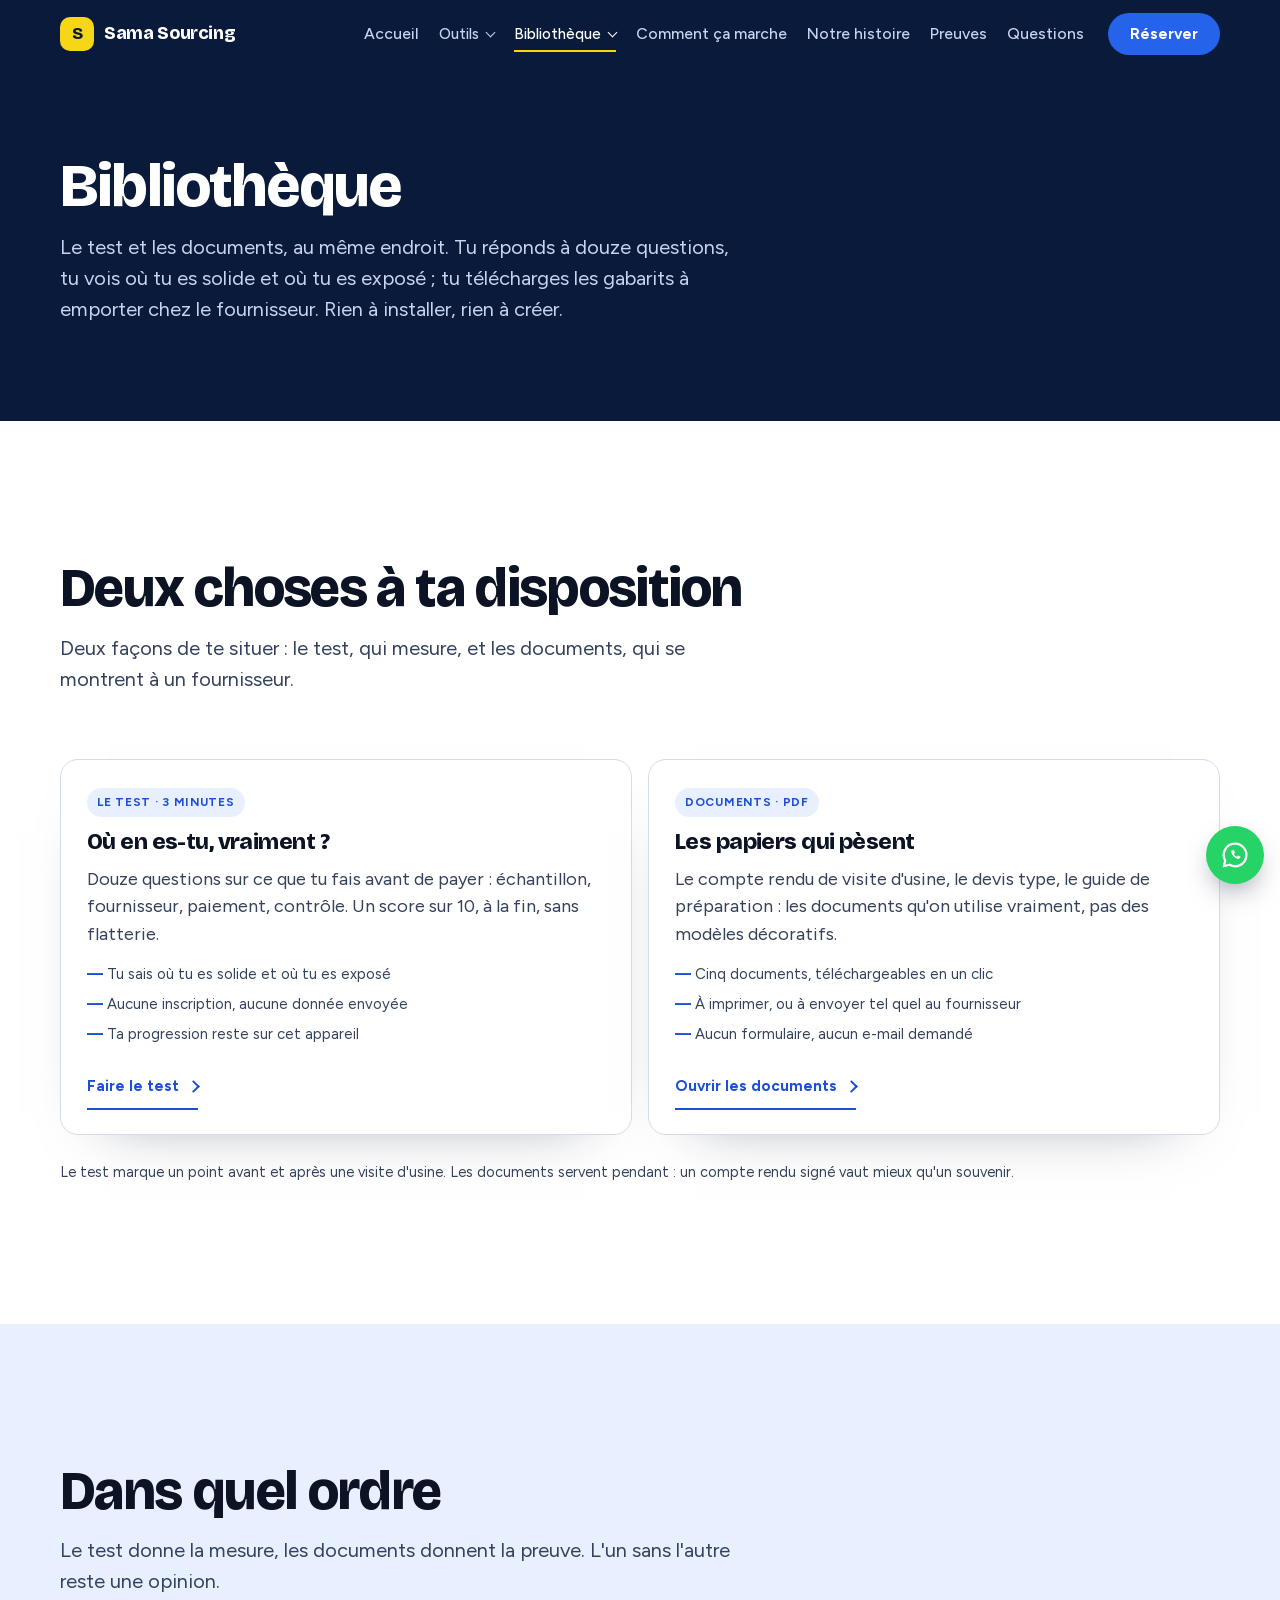
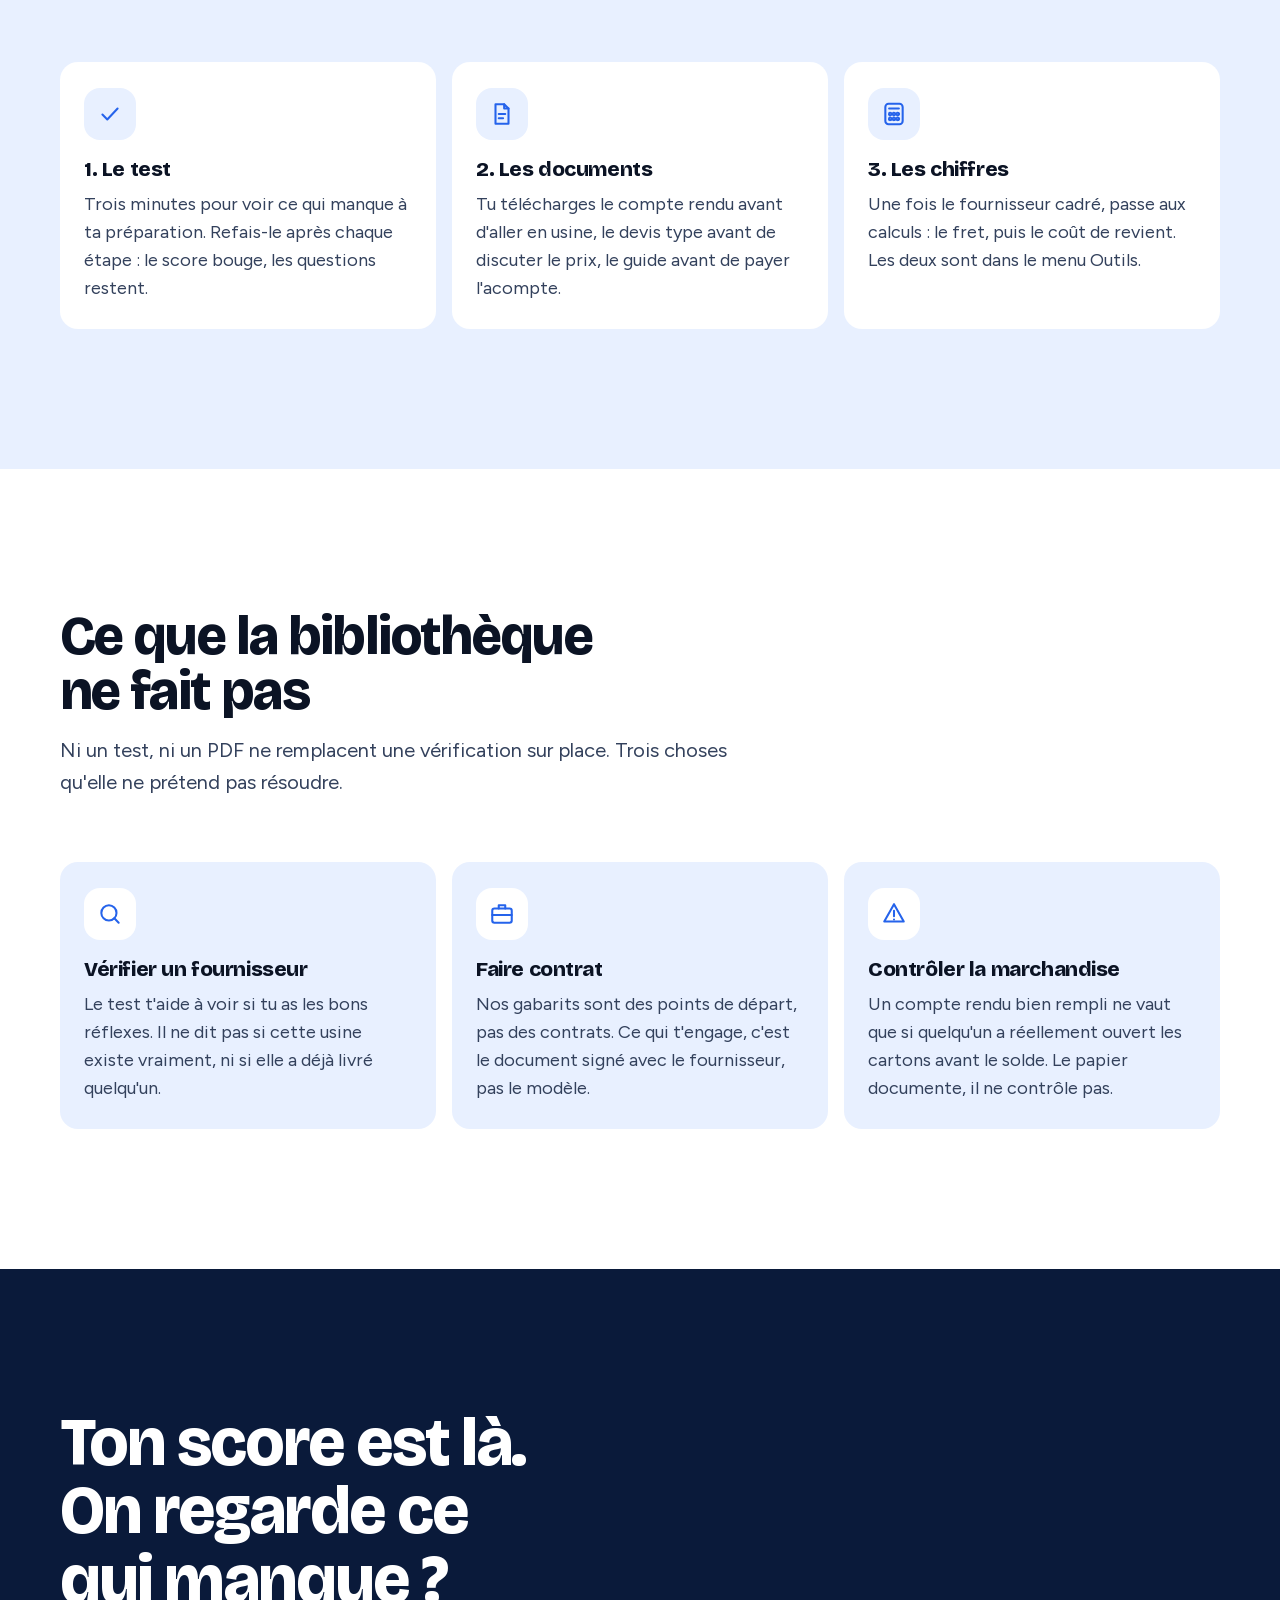
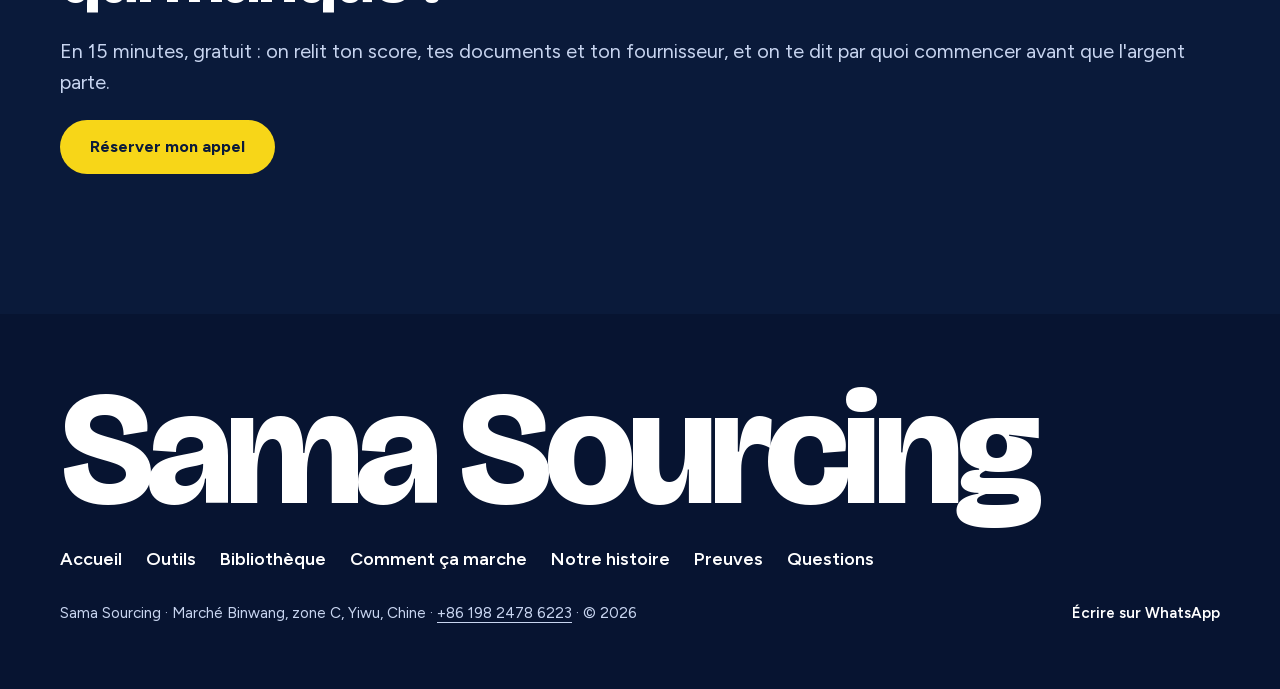
<file: bibliotheque.html>
<!doctype html>
<html lang="fr">
<head>
  <meta charset="utf-8">
  <meta name="viewport" content="width=device-width, initial-scale=1, viewport-fit=cover">
  <meta name="color-scheme" content="only light">
  <title>Bibliothèque : le test de préparation et les documents | Sama Sourcing</title>
  <meta name="description" content="Le test de préparation (12 questions, score sur 10) et les documents à télécharger avant de payer un fournisseur en Chine : compte rendu de visite, devis type, guide. Sans compte.">
  <meta name="robots" content="index, follow, max-snippet:-1, max-image-preview:large, max-video-preview:-1">
  <link rel="canonical" href="https://samasourcing.site/bibliotheque.html">
  <link rel="alternate" hreflang="fr" href="https://samasourcing.site/bibliotheque.html">
  <link rel="alternate" hreflang="x-default" href="https://samasourcing.site/bibliotheque.html">

  <!-- Sécurité : aucune ressource externe, aucun script tiers, aucun formulaire distant. -->
  <meta http-equiv="Content-Security-Policy" content="default-src 'self'; base-uri 'none'; object-src 'none'; script-src 'self'; style-src 'self' 'unsafe-inline'; img-src 'self' data:; font-src 'self'; connect-src 'self'; form-action 'none'; manifest-src 'self'">
  <meta name="referrer" content="strict-origin-when-cross-origin">

  <meta property="og:type" content="website">
  <meta property="og:locale" content="fr_FR">
  <meta property="og:site_name" content="Sama Sourcing">
  <meta property="og:url" content="https://samasourcing.site/bibliotheque.html">
  <meta property="og:title" content="Bibliothèque : le test et les documents">
  <meta property="og:description" content="Le test de préparation et les documents utiles avant de payer un fournisseur en Chine. Gratuit, sans compte, sans tracker.">
  <meta property="og:image" content="https://samasourcing.site/assets/img/og.jpg">
  <meta property="og:image:width" content="1200">
  <meta property="og:image:height" content="630">
  <meta property="og:image:alt" content="Bibliothèque Sama Sourcing : le test et les documents">
  <meta property="og:image:type" content="image/jpeg">
  <meta name="twitter:card" content="summary_large_image">
  <meta name="twitter:title" content="Bibliothèque : le test et les documents">
  <meta name="twitter:description" content="Le test de préparation et les documents utiles avant de payer un fournisseur en Chine. Gratuit, sans compte, sans tracker.">
  <meta name="twitter:image" content="https://samasourcing.site/assets/img/og.jpg">
  <meta name="twitter:image:alt" content="Bibliothèque Sama Sourcing : le test et les documents">
  <meta name="theme-color" content="#0A1A3A">

  <link rel="icon" href="assets/img/favicon.svg" type="image/svg+xml">
  <link rel="icon" href="assets/img/favicon-32.png" sizes="32x32" type="image/png">
  <link rel="apple-touch-icon" href="assets/img/apple-touch-icon.png">
  <link rel="manifest" href="manifest.webmanifest">
  <link rel="stylesheet" href="assets/fonts/fonts.css">
  <link rel="stylesheet" href="assets/css/style.css?v=25">
  <link rel="stylesheet" href="assets/css/calculatrice.css?v=6">

  <script type="application/ld+json">
{
    "@context": "https://schema.org",
    "@graph": [
      {
        "@type": "Organization",
        "@id": "https://samasourcing.site/#organization",
        "name": "Sama Sourcing",
        "alternateName": "Sama Sourcing Chine",
        "url": "https://samasourcing.site/",
        "logo": "https://samasourcing.site/assets/img/favicon-32.png",
        "image": "https://samasourcing.site/assets/img/og.jpg",
        "description": "Sama Sourcing prépare les acheteurs africains avant qu'ils paient ou qu'ils voyagent en Chine : vérification des fournisseurs, échantillons, négociation en mandarin, inspection avant le solde, expédition.",
        "foundingDate": "2026",
        "address": {
          "@type": "PostalAddress",
          "streetAddress": "Marché Binwang, zone C, porte 3, 4e étage, n° 425-2",
          "addressLocality": "Yiwu",
          "addressRegion": "Zhejiang",
          "addressCountry": "CN"
        },
        "areaServed": ["CD", "CM", "CI", "NG", "SN", "CG", "GA", "BF", "ML", "TG", "BJ"],
        "knowsLanguage": ["fr", "zh", "en"],
        "contactPoint": {
          "@type": "ContactPoint",
          "contactType": "customer service",
          "telephone": "+8619824786223",
          "availableLanguage": ["fr", "zh", "en"],
          "areaServed": "Afrique"
        }
      },
      {
        "@type": "WebSite",
        "@id": "https://samasourcing.site/#website",
        "url": "https://samasourcing.site/",
        "name": "Sama Sourcing",
        "inLanguage": "fr",
        "publisher": { "@id": "https://samasourcing.site/#organization" }
      },
      {
        "@type": "CollectionPage",
        "@id": "https://samasourcing.site/bibliotheque.html#webpage",
        "url": "https://samasourcing.site/bibliotheque.html",
        "name": "Bibliothèque : le test de préparation et les documents",
        "description": "Le test de préparation (12 questions, score sur 10) et les documents à télécharger avant de payer un fournisseur en Chine.",
        "isPartOf": { "@id": "https://samasourcing.site/#website" },
        "inLanguage": "fr",
        "primaryImageOfPage": "https://samasourcing.site/assets/img/og.jpg",
        "mainEntity": { "@id": "https://samasourcing.site/bibliotheque.html#liste" }
      },
      {
        "@type": "BreadcrumbList",
        "@id": "https://samasourcing.site/bibliotheque.html#breadcrumb",
        "itemListElement": [
          { "@type": "ListItem", "position": 1, "name": "Accueil", "item": "https://samasourcing.site/" },
          { "@type": "ListItem", "position": 2, "name": "Bibliothèque", "item": "https://samasourcing.site/bibliotheque.html" }
        ]
      },
      {
        "@type": "ItemList",
        "@id": "https://samasourcing.site/bibliotheque.html#liste",
        "name": "Bibliothèque Sama Sourcing",
        "itemListOrder": "https://schema.org/ItemListOrderAscending",
        "numberOfItems": 2,
        "itemListElement": [
          {
            "@type": "ListItem",
            "position": 1,
            "item": {
              "@type": "WebApplication",
              "name": "Le test de préparation",
              "url": "https://samasourcing.site/score-de-preparation.html",
              "applicationCategory": "BusinessApplication",
              "operatingSystem": "Web",
              "isAccessibleForFree": true
            }
          },
          {
            "@type": "ListItem",
            "position": 2,
            "item": {
              "@type": "CollectionPage",
              "name": "Documents à télécharger",
              "url": "https://samasourcing.site/documents.html"
            }
          }
        ]
      }
    ]
  }
  </script>
</head>
<body id="outils">
  <!-- Icônes : un seul trait, réutilisées partout. -->
<svg width="0" height="0" style="position:absolute" aria-hidden="true" focusable="false">
    <defs>
      <symbol id="i-clock" viewBox="0 0 24 24"><circle cx="12" cy="12" r="9" pathLength="1"/><path class="i-hand" d="M12 7v5l3 2" pathLength="1"/></symbol>
      <symbol id="i-search" viewBox="0 0 24 24"><circle cx="11" cy="11" r="7" pathLength="1"/><path d="M20 20l-4-4" pathLength="1"/></symbol>
      <symbol id="i-wallet" viewBox="0 0 24 24"><path d="M3 7h15a3 3 0 0 1 3 3v7a3 3 0 0 1-3 3H6a3 3 0 0 1-3-3z" pathLength="1"/><path d="M3 7l12-4v4" pathLength="1"/><circle cx="16.5" cy="13.5" r="1" pathLength="1"/></symbol>
      <symbol id="i-globe" viewBox="0 0 24 24"><circle cx="12" cy="12" r="9" pathLength="1"/><path d="M3 12h18M12 3c3 3.5 3 14.5 0 18M12 3c-3 3.5-3 14.5 0 18" pathLength="1"/></symbol>
      <symbol id="i-phone" viewBox="0 0 24 24"><rect x="6" y="2.5" width="12" height="19" rx="2.5" pathLength="1"/><path d="M10.5 18.5h3" pathLength="1"/></symbol>
      <symbol id="i-doc" viewBox="0 0 24 24"><path d="M6 3h8l4 4v14H6z" pathLength="1"/><path d="M14 3v4h4M9 12h6M9 16h4" pathLength="1"/></symbol>
      <symbol id="i-video" viewBox="0 0 24 24"><rect x="3" y="6" width="13" height="12" rx="2" pathLength="1"/><path d="M16 10l5-3v10l-5-3" pathLength="1"/></symbol>
      <symbol id="i-ship" viewBox="0 0 24 24"><path d="M3 16l2 5h14l2-5z" pathLength="1"/><path d="M5 16V9h14v7" pathLength="1"/><path d="M9 9V5h6v4" pathLength="1"/></symbol>
      <symbol id="i-check" viewBox="0 0 24 24"><path d="M5 12.5l4.5 4.5L19 7" pathLength="1"/></symbol>
      <symbol id="i-x" viewBox="0 0 24 24"><path d="M7 7l10 10M17 7L7 17" pathLength="1"/></symbol>
      <symbol id="i-chat" viewBox="0 0 24 24"><path d="M4 5h16v11H9l-5 4z" pathLength="1"/><path d="M8 10h8M8 13h5" pathLength="1"/></symbol>
      <symbol id="i-briefcase" viewBox="0 0 24 24"><rect x="3" y="7" width="18" height="13" rx="2" pathLength="1"/><path d="M9 7V4h6v3M3 13h18" pathLength="1"/></symbol>
      <symbol id="i-factory" viewBox="0 0 24 24"><path d="M3 20V10l6 4v-4l6 4V5h6v15z" pathLength="1"/><path d="M7 17h2M12 17h2M17 17h2" pathLength="1"/></symbol>
      <symbol id="i-layers" viewBox="0 0 24 24"><path d="M12 3l9 5-9 5-9-5z" pathLength="1"/><path d="M3 13l9 5 9-5" pathLength="1"/></symbol>
      <symbol id="i-pin" viewBox="0 0 24 24"><path d="M12 21s-7-6.2-7-12a7 7 0 0 1 14 0c0 5.8-7 12-7 12z" pathLength="1"/><circle cx="12" cy="9" r="2.5" pathLength="1"/></symbol>
      <symbol id="i-bulb" viewBox="0 0 24 24"><path d="M9 18h6M10 21h4" pathLength="1"/><path d="M12 3a6 6 0 0 0-3.5 10.9c.6.5 1 1.2 1 2V16h5v-.1c0-.8.4-1.5 1-2A6 6 0 0 0 12 3z" pathLength="1"/></symbol>
      <symbol id="i-download" viewBox="0 0 24 24"><path d="M12 4v11M7 10l5 5 5-5"/><path d="M5 20h14"/></symbol>
      <symbol id="i-plus" viewBox="0 0 24 24"><path d="M12 5v14M5 12h14"/></symbol>
      <symbol id="i-play" viewBox="0 0 24 24"><path d="M8 5l11 7-11 7z"/></symbol>
      <symbol id="i-calc" viewBox="0 0 24 24"><rect x="4" y="2.5" width="16" height="19" rx="3" pathLength="1"/><path d="M7.5 7h9" pathLength="1"/><circle cx="8.5" cy="12" r="1.2"/><circle cx="12" cy="12" r="1.2"/><circle cx="15.5" cy="12" r="1.2"/><circle cx="8.5" cy="16.5" r="1.2"/><circle cx="12" cy="16.5" r="1.2"/><circle cx="15.5" cy="16.5" r="1.2"/></symbol>
      <symbol id="i-alert" viewBox="0 0 24 24"><path d="M12 3l9 16H3z" pathLength="1"/><path d="M12 9v5M12 17h.01" pathLength="1"/></symbol>
      <symbol id="i-copy" viewBox="0 0 24 24"><rect x="9" y="9" width="12" height="12" rx="2" pathLength="1"/><path d="M15 5H6a2 2 0 0 0-2 2v9" pathLength="1"/></symbol>
      <symbol id="i-print" viewBox="0 0 24 24"><rect x="6" y="3" width="12" height="6" pathLength="1"/><rect x="4" y="9" width="16" height="8" rx="2" pathLength="1"/><path d="M8 17h8v4H8z" pathLength="1"/></symbol>
      <symbol id="i-save" viewBox="0 0 24 24"><path d="M5 3h11l3 3v15H5z" pathLength="1"/><path d="M8 3v6h7V3M8 21v-7h8v7" pathLength="1"/></symbol>
      <symbol id="i-reset" viewBox="0 0 24 24"><path d="M4 12a8 8 0 1 0 3-6.3" pathLength="1"/><path d="M4 4v5h5" pathLength="1"/></symbol>
    </defs>
  </svg>

  <a class="skip-link" href="#contenu">Aller au contenu</a>

  <header class="site-header">
    <div class="wrap header-inner">
      <a class="brand" href="index.html"><span class="brand-mark" aria-hidden="true">S</span>Sama Sourcing</a>
      <nav class="nav" id="menu" aria-label="Menu principal">
          <a href="index.html">Accueil</a>
        <div class="nav-tools" data-nav-tools>
          <button class="nav-tools-btn" type="button" aria-expanded="false" aria-controls="nav-tools-menu" aria-haspopup="true">
            Outils<span class="nav-tools-caret" aria-hidden="true"></span>
          </button>
          <div class="nav-tools-menu" id="nav-tools-menu" hidden>
            <a href="calculatrice.html"><span class="nt-title">Vrai prix d’une pièce</span><span class="nt-desc">Ce que ta pièce te coûte vraiment</span></a>
            <a href="calcul-transport.html"><span class="nt-title">Transport &amp; CBM</span><span class="nt-desc">Le fret que le transitaire va facturer</span></a>
            <a href="marches.html"><span class="nt-title">Marchés &amp; taxi</span><span class="nt-desc">29 adresses en chinois, à montrer au chauffeur</span></a>
            <a class="nav-tools-all" href="outils.html">Tous les outils</a>
          </div>
        </div>
        <div class="nav-tools" data-nav-tools>
          <button class="nav-tools-btn" type="button" aria-expanded="false" aria-controls="nav-bib-menu" aria-haspopup="true">
            Bibliothèque<span class="nav-tools-caret" aria-hidden="true"></span>
          </button>
          <div class="nav-tools-menu" id="nav-bib-menu" hidden>
            <a href="score-de-preparation.html"><span class="nt-title">Le test</span><span class="nt-desc">12 questions, un score sur 10</span></a>
            <a href="documents.html"><span class="nt-title">Documents</span><span class="nt-desc">Guides et PDF à télécharger</span></a>
            <a class="nav-tools-all" href="bibliotheque.html" aria-current="page">Toute la bibliothèque</a>
          </div>
        </div>
          <a href="comment-ca-marche.html">Comment ça marche</a>
          <a href="mon-histoire.html">Notre histoire</a>
          <a href="preuves.html">Preuves</a>
          <a href="questions.html">Questions</a>
      </nav>
      <a class="btn btn-small" href="https://calendly.com/samasourcing/appel-decouverte" target="_blank" rel="noopener" data-sama="calendly">Réserver<span class="visually-hidden"> mon appel (nouvel onglet)</span></a>
      <button class="nav-toggle" type="button" aria-expanded="false" aria-controls="menu"><span class="visually-hidden">Ouvrir le menu</span><span class="nav-toggle-bars" aria-hidden="true"></span></button>
    </div>
  </header>

  <main id="contenu">
    <section class="page-hero" aria-labelledby="t-page">
      <div class="wrap">
        <h1 id="t-page">Bibliothèque</h1>
        <p>Le test et les documents, au même endroit. Tu réponds à douze questions, tu vois où tu es solide et où tu es exposé ; tu télécharges les gabarits à emporter chez le fournisseur. Rien à installer, rien à créer.</p>
      </div>
    </section>

    <section class="section" aria-labelledby="t-bib">
      <div class="wrap">
        <div class="section-head">
          <h2 id="t-bib">Deux choses à ta disposition</h2>
          <p class="sub">Deux façons de te situer : le test, qui mesure, et les documents, qui se montrent à un fournisseur.</p>
        </div>
        <div class="tool-grid">

          <article class="tool-card">
            <span class="tool-tag">Le test · 3 minutes</span>
            <h3>Où en es-tu, vraiment ?</h3>
            <p>Douze questions sur ce que tu fais avant de payer : échantillon, fournisseur, paiement, contrôle. Un score sur 10, à la fin, sans flatterie.</p>
            <ul>
              <li>Tu sais où tu es solide et où tu es exposé</li>
              <li>Aucune inscription, aucune donnée envoyée</li>
              <li>Ta progression reste sur cet appareil</li>
            </ul>
            <p class="tool-go"><a class="more-link" href="score-de-preparation.html">Faire le test</a></p>
          </article>

          <article class="tool-card">
            <span class="tool-tag">Documents · PDF</span>
            <h3>Les papiers qui pèsent</h3>
            <p>Le compte rendu de visite d'usine, le devis type, le guide de préparation : les documents qu'on utilise vraiment, pas des modèles décoratifs.</p>
            <ul>
              <li>Cinq documents, téléchargeables en un clic</li>
              <li>À imprimer, ou à envoyer tel quel au fournisseur</li>
              <li>Aucun formulaire, aucun e-mail demandé</li>
            </ul>
            <p class="tool-go"><a class="more-link" href="documents.html">Ouvrir les documents</a></p>
          </article>

        </div>
        <p class="tool-note"><span>Le test marque un point avant et après une visite d'usine. Les documents servent pendant : un compte rendu signé vaut mieux qu'un souvenir.</span></p>
      </div>
    </section>

    <section class="section section-sky" aria-labelledby="t-ordre">
      <div class="wrap">
        <div class="section-head">
          <h2 id="t-ordre">Dans quel ordre</h2>
          <p class="sub">Le test donne la mesure, les documents donnent la preuve. L'un sans l'autre reste une opinion.</p>
        </div>
        <ul class="cards cards-3">
          <li class="card">
            <span class="flip-icon"><svg aria-hidden="true"><use href="#i-check"/></svg></span>
            <b>1. Le test</b>
            <span>Trois minutes pour voir ce qui manque à ta préparation. Refais-le après chaque étape : le score bouge, les questions restent.</span>
          </li>
          <li class="card">
            <span class="flip-icon"><svg aria-hidden="true"><use href="#i-doc"/></svg></span>
            <b>2. Les documents</b>
            <span>Tu télécharges le compte rendu avant d'aller en usine, le devis type avant de discuter le prix, le guide avant de payer l'acompte.</span>
          </li>
          <li class="card">
            <span class="flip-icon"><svg aria-hidden="true"><use href="#i-calc"/></svg></span>
            <b>3. Les chiffres</b>
            <span>Une fois le fournisseur cadré, passe aux calculs : le fret, puis le coût de revient. Les deux sont dans le menu Outils.</span>
          </li>
        </ul>
      </div>
    </section>

    <section class="section" aria-labelledby="t-limites">
      <div class="wrap">
        <div class="section-head">
          <h2 id="t-limites">Ce que la bibliothèque ne fait pas</h2>
          <p class="sub">Ni un test, ni un PDF ne remplacent une vérification sur place. Trois choses qu'elle ne prétend pas résoudre.</p>
        </div>
        <ul class="cards cards-3">
          <li class="card">
            <span class="flip-icon"><svg aria-hidden="true"><use href="#i-search"/></svg></span>
            <b>Vérifier un fournisseur</b>
            <span>Le test t'aide à voir si tu as les bons réflexes. Il ne dit pas si cette usine existe vraiment, ni si elle a déjà livré quelqu'un.</span>
          </li>
          <li class="card">
            <span class="flip-icon"><svg aria-hidden="true"><use href="#i-briefcase"/></svg></span>
            <b>Faire contrat</b>
            <span>Nos gabarits sont des points de départ, pas des contrats. Ce qui t'engage, c'est le document signé avec le fournisseur, pas le modèle.</span>
          </li>
          <li class="card">
            <span class="flip-icon"><svg aria-hidden="true"><use href="#i-alert"/></svg></span>
            <b>Contrôler la marchandise</b>
            <span>Un compte rendu bien rempli ne vaut que si quelqu'un a réellement ouvert les cartons avant le solde. Le papier documente, il ne contrôle pas.</span>
          </li>
        </ul>
      </div>
    </section>

    <section class="final" id="final" aria-labelledby="t-final">
      <div class="wrap final-inner">
        <h2 id="t-final">Ton score est là. On regarde ce qui manque ?</h2>
        <p>En 15 minutes, gratuit : on relit ton score, tes documents et ton fournisseur, et on te dit par quoi commencer avant que l'argent parte.</p>
        <a class="btn btn-yellow" href="https://calendly.com/samasourcing/appel-decouverte" target="_blank" rel="noopener" data-sama="calendly">Réserver mon appel</a>
      </div>
    </section>
  
  </main>

  <!-- Pied de page -->
  <footer class="site-footer">
    <div class="wrap">
      <p class="footer-name">Sama Sourcing</p>
      <ul class="footer-nav" aria-label="Pages">
          <li><a href="index.html">Accueil</a></li>
          <li><a href="outils.html">Outils</a></li>
          <li><a href="bibliotheque.html" aria-current="page">Bibliothèque</a></li>
          <li><a href="comment-ca-marche.html">Comment ça marche</a></li>
          <li><a href="mon-histoire.html">Notre histoire</a></li>
          <li><a href="preuves.html">Preuves</a></li>
          <li><a href="questions.html">Questions</a></li>
      </ul>
      <div class="footer-row">
        <p>Sama Sourcing · Marché Binwang, zone C, Yiwu, Chine · <a href="tel:+8619824786223" data-sama="phone-href">+86 198 2478 6223</a> · © <span data-sama-year>2026</span></p>
        <ul class="social" data-social-list aria-label="Nous écrire">
          <li><a href="https://wa.me/8619824786223?text=Bonjour%20Sama%20Sourcing%2C%20je%20veux%20pr%C3%A9parer%20un%20achat%20en%20Chine." target="_blank" rel="noopener" data-sama="wa">Écrire sur WhatsApp</a></li>
        </ul>
      </div>
    </div>
  </footer>

  <!-- Barre d'action mobile -->
  <div class="sticky-cta" id="sticky-cta" aria-hidden="true">
    <a class="btn btn-primary" href="https://calendly.com/samasourcing/appel-decouverte" target="_blank" rel="noopener" data-sama="calendly" tabindex="-1">Réserver mon appel<span class="visually-hidden"> (nouvel onglet)</span></a>
  </div>

  <!-- Bouton WhatsApp flottant -->
  <a class="wa-float" href="https://wa.me/8619824786223?text=Bonjour%20Sama%20Sourcing%2C%20je%20veux%20pr%C3%A9parer%20un%20achat%20en%20Chine." target="_blank" rel="noopener" data-sama="wa">
    <svg viewBox="0 0 24 24" aria-hidden="true"><path d="M12 3a9 9 0 0 0-7.8 13.5L3 21l4.6-1.2A9 9 0 1 0 12 3z"/><path d="M9 8.5c0 3.5 3 6.5 6.5 6.5l1-1.6-2-1-1 .9c-1-.4-2-1.4-2.4-2.4l.9-1-1-2z"/></svg>
    <span class="visually-hidden">Écrire à Sama Sourcing sur WhatsApp (nouvel onglet)</span>
  </a>

  <script src="assets/js/config.js?v=1" defer></script>
  <script src="assets/js/main.js?v=11" defer></script>
</body>
</html>
</file>
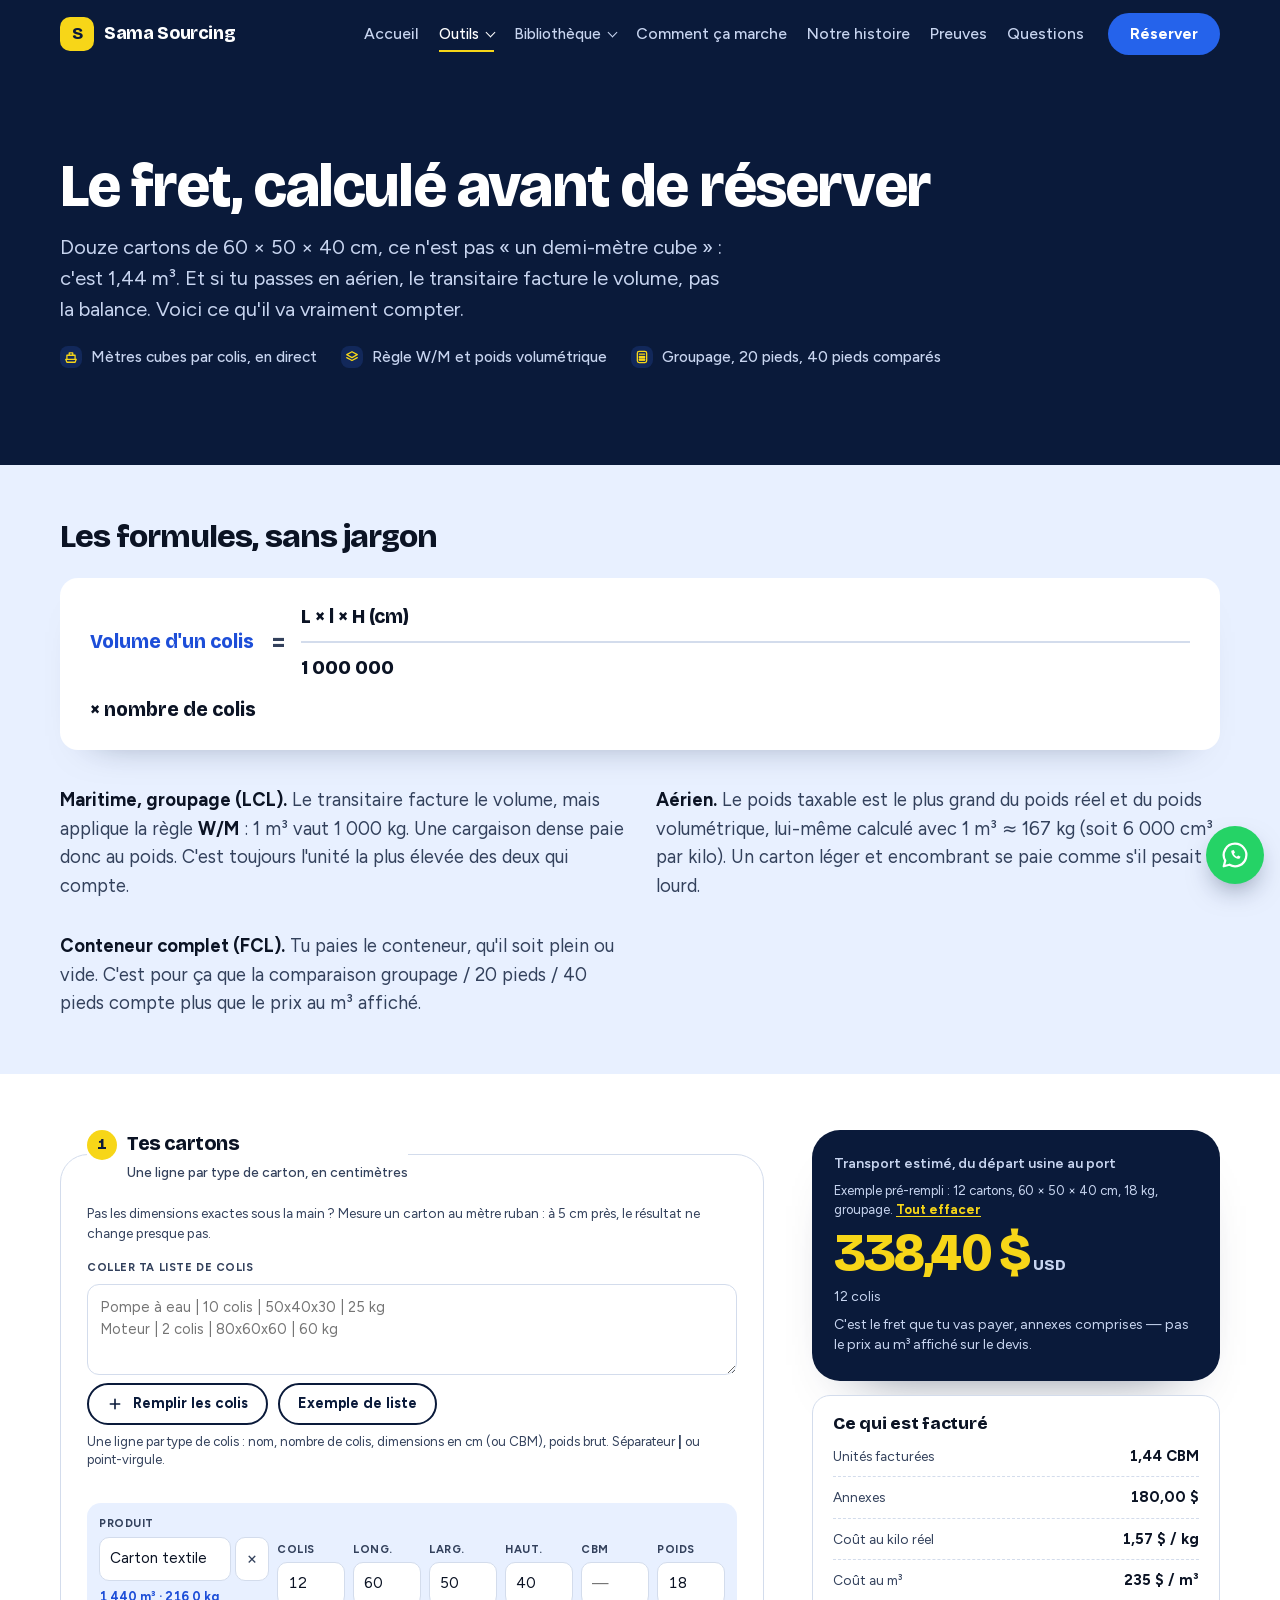
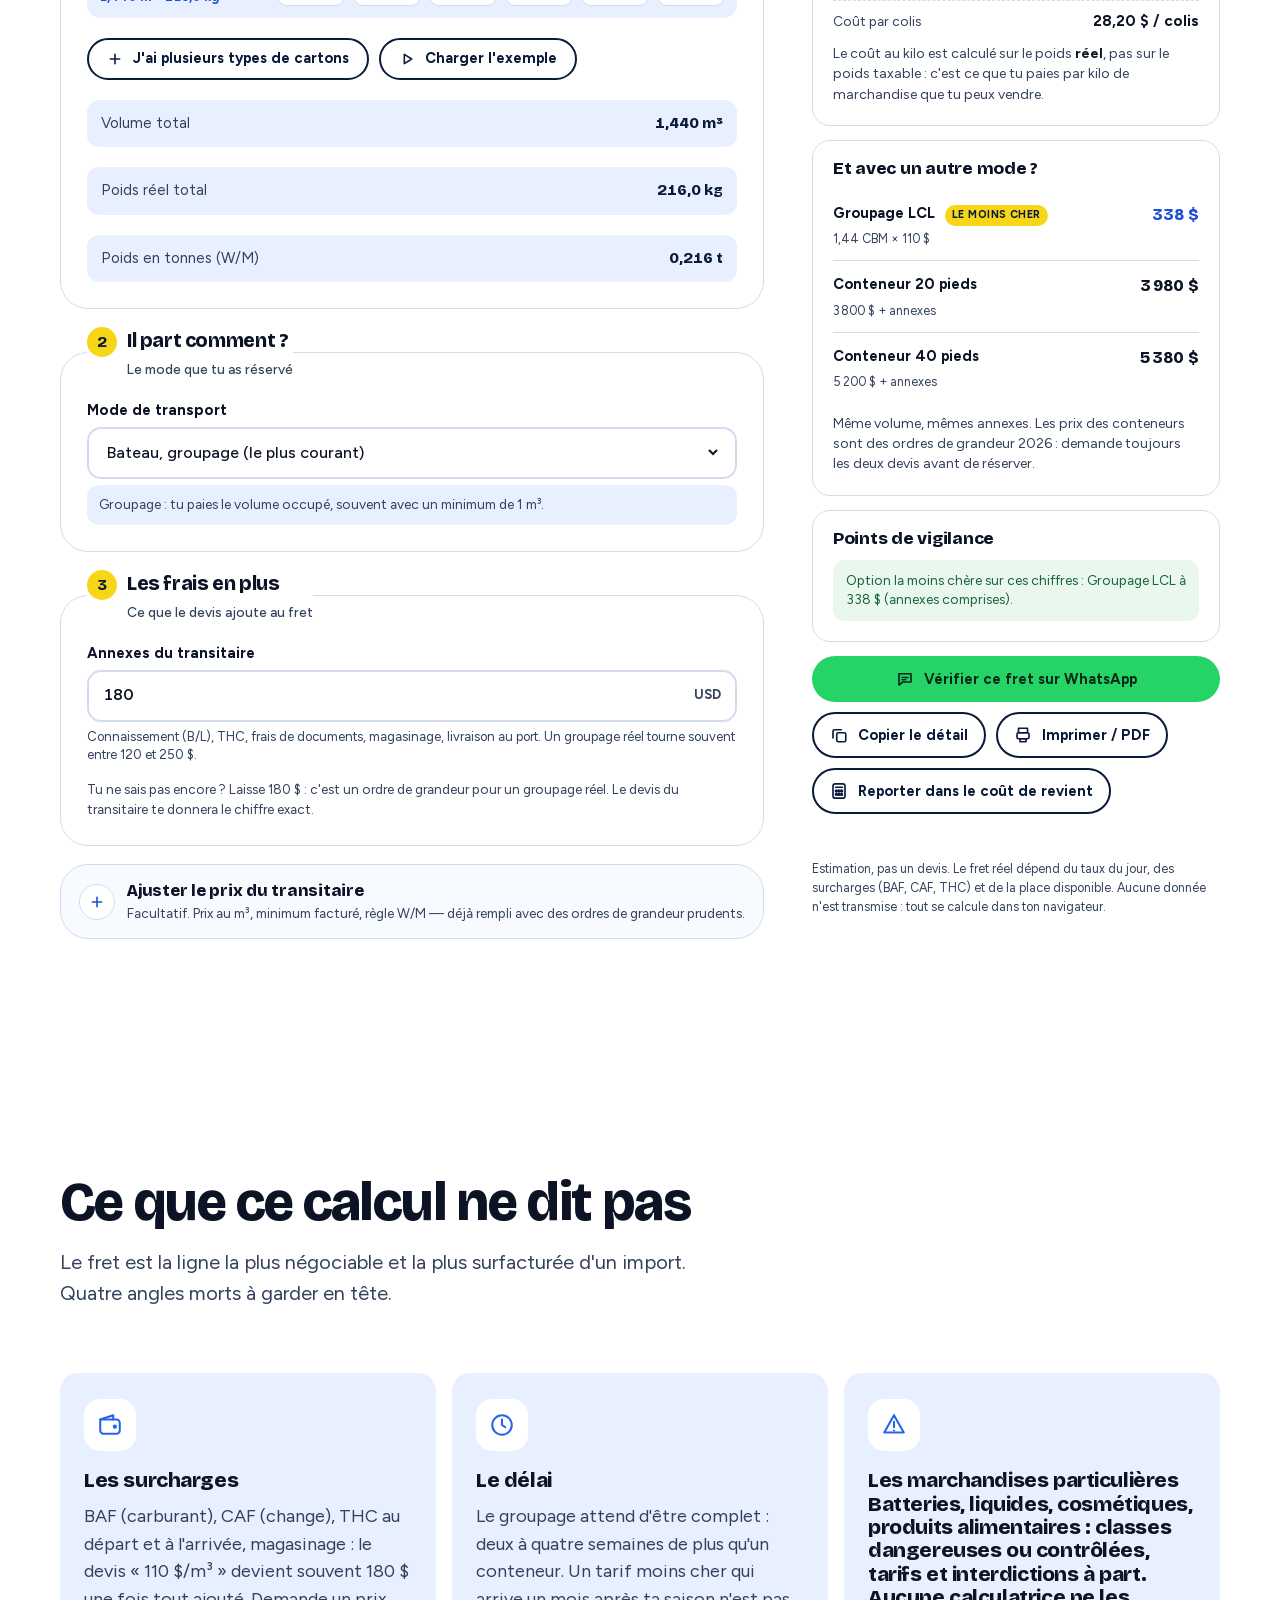
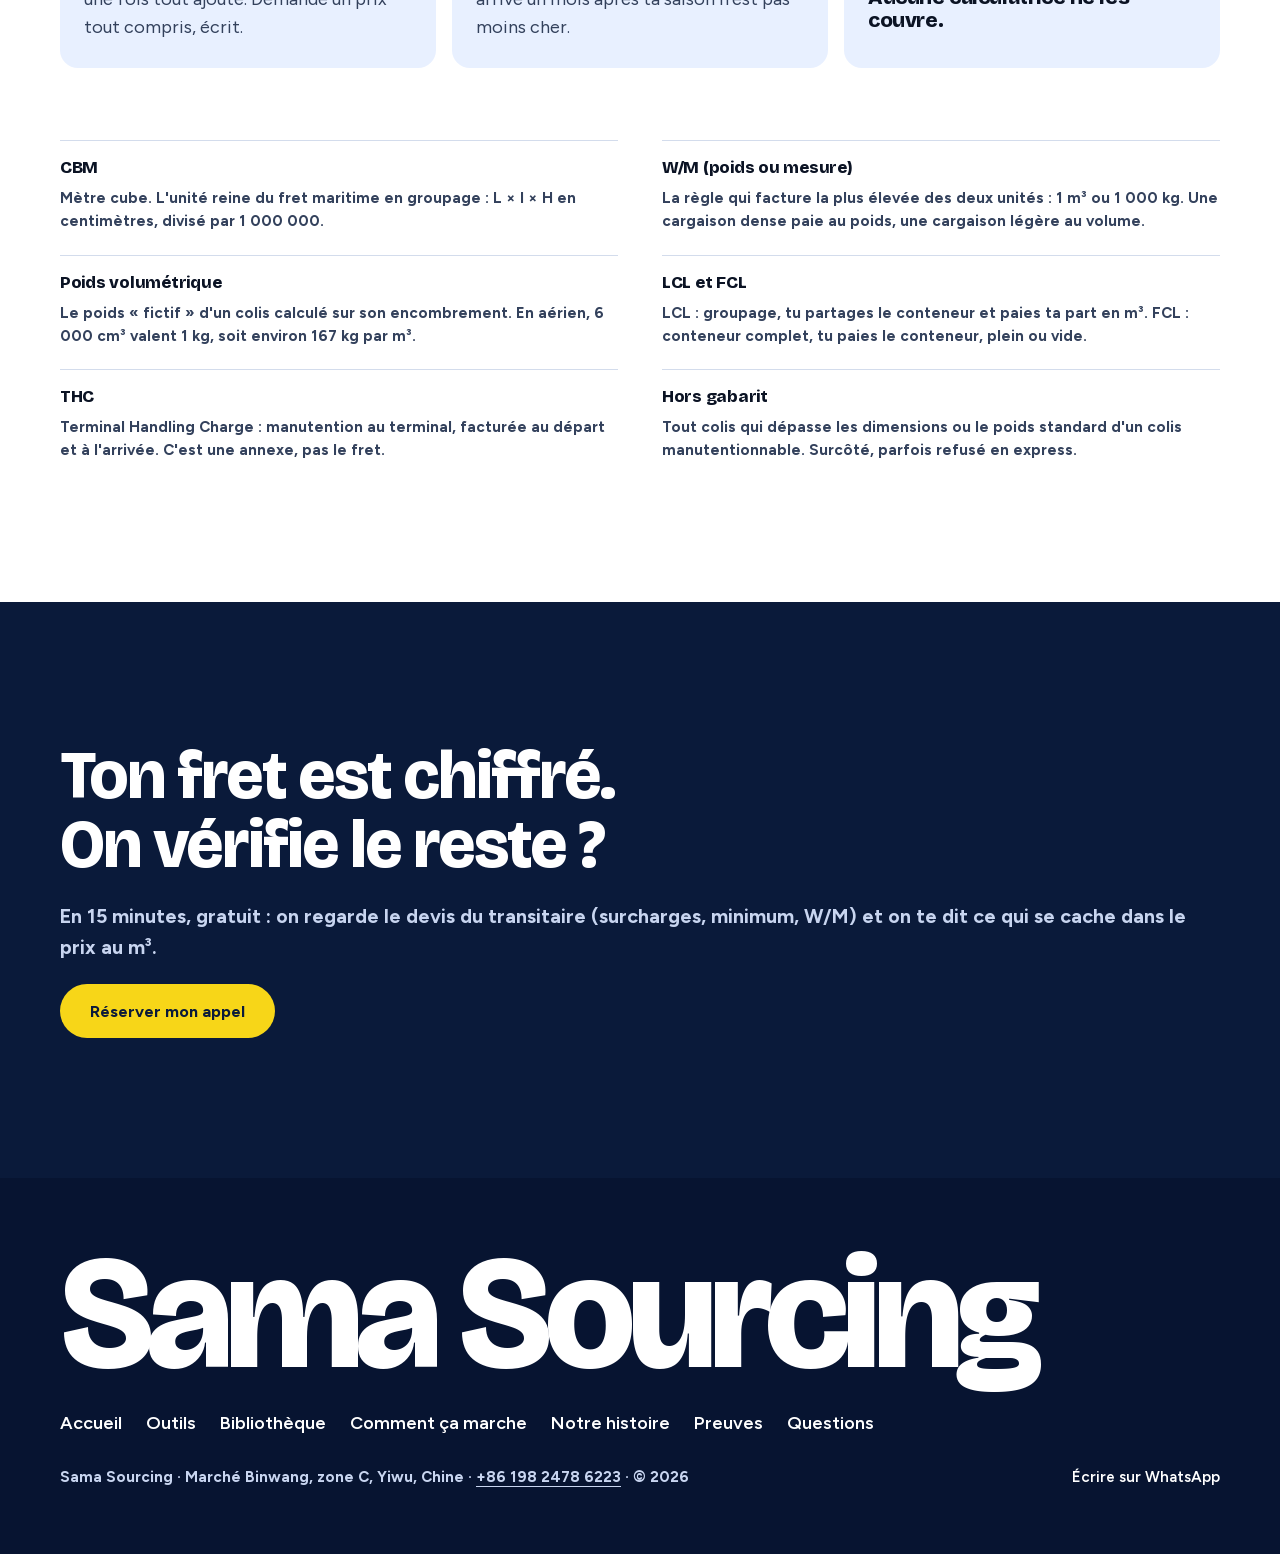
<file: calcul-transport.html>
<!doctype html>
<html lang="fr">
<head>
  <meta charset="utf-8">
  <meta name="viewport" content="width=device-width, initial-scale=1, viewport-fit=cover">
  <meta name="color-scheme" content="only light">
  <title>Calcul transport & CBM : volume, poids taxable, fret | Sama Sourcing</title>
  <meta name="description" content="Calcule le volume de tes cartons en m³, le poids taxable (règle W/M, poids volumétrique) et le coût du fret : groupage, conteneur 20 ou 40 pieds, aérien. Comparaison et alertes, sans compte.">
  <meta name="robots" content="index, follow, max-snippet:-1, max-image-preview:large, max-video-preview:-1">
  <link rel="canonical" href="https://samasourcing.site/calcul-transport.html">
  <link rel="alternate" hreflang="fr" href="https://samasourcing.site/calcul-transport.html">
  <link rel="alternate" hreflang="x-default" href="https://samasourcing.site/calcul-transport.html">

  <!-- Sécurité : aucune ressource externe, aucun script tiers, aucun formulaire distant. -->
  <meta http-equiv="Content-Security-Policy" content="default-src 'self'; base-uri 'none'; object-src 'none'; script-src 'self'; style-src 'self' 'unsafe-inline'; img-src 'self' data:; font-src 'self'; connect-src 'self'; form-action 'none'; manifest-src 'self'">
  <meta name="referrer" content="strict-origin-when-cross-origin">

  <meta property="og:type" content="website">
  <meta property="og:locale" content="fr_FR">
  <meta property="og:site_name" content="Sama Sourcing">
  <meta property="og:url" content="https://samasourcing.site/calcul-transport.html">
  <meta property="og:title" content="Le fret avant la réservation : volume, poids taxable, coût">
  <meta property="og:description" content="CBM par colis, règle W/M, poids volumétrique, groupage ou conteneur : ce que le transitaire va vraiment facturer.">
  <meta property="og:image" content="https://samasourcing.site/assets/img/og-transport.jpg">
  <meta property="og:image:width" content="1200">
  <meta property="og:image:height" content="630">
  <meta property="og:image:alt" content="Calcul de fret Sama Sourcing : volume, poids taxable, coût du transport">
  <meta property="og:image:type" content="image/jpeg">
  <meta name="twitter:card" content="summary_large_image">
  <meta name="twitter:title" content="Le fret avant la réservation : volume, poids taxable, coût">
  <meta name="twitter:description" content="CBM par colis, règle W/M, poids volumétrique, groupage ou conteneur : ce que le transitaire va vraiment facturer.">
  <meta name="twitter:image" content="https://samasourcing.site/assets/img/og-transport.jpg">
  <meta name="twitter:image:alt" content="Calcul de fret Sama Sourcing : volume, poids taxable, coût du transport">
  <meta name="theme-color" content="#0A1A3A">

  <link rel="icon" href="assets/img/favicon.svg" type="image/svg+xml">
  <link rel="icon" href="assets/img/favicon-32.png" sizes="32x32" type="image/png">
  <link rel="apple-touch-icon" href="assets/img/apple-touch-icon.png">
  <link rel="manifest" href="manifest.webmanifest">
  <link rel="stylesheet" href="assets/fonts/fonts.css">
  <link rel="stylesheet" href="assets/css/style.css?v=25">
  <link rel="stylesheet" href="assets/css/calculatrice.css?v=7">

  <script type="application/ld+json">
{
    "@context": "https://schema.org",
    "@graph": [
      {
        "@type": "Organization",
        "@id": "https://samasourcing.site/#organization",
        "name": "Sama Sourcing",
        "alternateName": "Sama Sourcing Chine",
        "url": "https://samasourcing.site/",
        "logo": "https://samasourcing.site/assets/img/favicon-32.png",
        "image": "https://samasourcing.site/assets/img/og.jpg",
        "description": "Sama Sourcing prépare les acheteurs africains avant qu'ils paient ou qu'ils voyagent en Chine : vérification des fournisseurs, échantillons, négociation en mandarin, inspection avant le solde, expédition.",
        "foundingDate": "2026",
        "address": {
          "@type": "PostalAddress",
          "streetAddress": "Marché Binwang, zone C, porte 3, 4e étage, n° 425-2",
          "addressLocality": "Yiwu",
          "addressRegion": "Zhejiang",
          "addressCountry": "CN"
        },
        "areaServed": ["CD", "CM", "CI", "NG", "SN", "CG", "GA", "BF", "ML", "TG", "BJ"],
        "knowsLanguage": ["fr", "zh", "en"],
        "contactPoint": {
          "@type": "ContactPoint",
          "contactType": "customer service",
          "telephone": "+8619824786223",
          "availableLanguage": ["fr", "zh", "en"],
          "areaServed": "Afrique"
        }
      },
      {
        "@type": "WebSite",
        "@id": "https://samasourcing.site/#website",
        "url": "https://samasourcing.site/",
        "name": "Sama Sourcing",
        "inLanguage": "fr",
        "publisher": { "@id": "https://samasourcing.site/#organization" }
      },
      {
        "@type": "WebPage",
        "@id": "https://samasourcing.site/calcul-transport.html#webpage",
        "url": "https://samasourcing.site/calcul-transport.html",
        "name": "Calcul transport et CBM : volume, poids taxable, coût du fret",
        "description": "Calcul du volume de colis en mètres cubes, du poids taxable (règle W/M, poids volumétrique) et du coût du fret maritime en groupage ou en conteneur, ou aérien.",
        "isPartOf": { "@id": "https://samasourcing.site/#website" },
        "about": { "@id": "https://samasourcing.site/calcul-transport.html#app" },
        "inLanguage": "fr",
        "primaryImageOfPage": "https://samasourcing.site/assets/img/og-transport.jpg"
      },
      {
        "@type": "BreadcrumbList",
        "@id": "https://samasourcing.site/calcul-transport.html#breadcrumb",
        "itemListElement": [
          { "@type": "ListItem", "position": 1, "name": "Accueil", "item": "https://samasourcing.site/" },
          { "@type": "ListItem", "position": 2, "name": "Outils", "item": "https://samasourcing.site/outils.html" },
          { "@type": "ListItem", "position": 3, "name": "Transport et CBM", "item": "https://samasourcing.site/calcul-transport.html" }
        ]
      },
      {
        "@type": "WebApplication",
        "@id": "https://samasourcing.site/calcul-transport.html#app",
        "name": "Calcul de fret « Transport & CBM »",
        "url": "https://samasourcing.site/calcul-transport.html",
        "applicationCategory": "BusinessApplication",
        "applicationSubCategory": "Calcul de fret maritime et aérien",
        "operatingSystem": "Web, iOS, Android",
        "browserRequirements": "Fonctionne sans installation, sans compte, sans connexion après le premier chargement.",
        "isAccessibleForFree": true,
        "inLanguage": "fr",
        "offers": { "@type": "Offer", "price": "0", "priceCurrency": "USD" },
        "featureList": [
          "Volume CBM par colis, calculé à partir des dimensions en centimètres",
          "Règle W/M : 1 m³ = 1 000 kg, facturation de l'unité la plus élevée",
          "Poids volumétrique aérien : diviseur 6 000 ou 5 000",
          "Groupage LCL au m³, conteneur 20 ou 40 pieds, aérien et express au kilo",
          "Minimum facturé du transitaire appliqué automatiquement",
          "Comparaison du groupage et des deux conteneurs pour le même volume",
          "Alertes : cargaison dense, conteneur à moitié vide, colis hors gabarit",
          "Partage du résultat sur WhatsApp, impression en PDF, report vers la calculatrice du coût de revient"
        ],
        "publisher": { "@id": "https://samasourcing.site/#organization" }
      }
    ]
  }
  </script>
</head>
<body id="fret">
  <!-- Icônes : un seul trait, réutilisées partout. -->
<svg width="0" height="0" style="position:absolute" aria-hidden="true" focusable="false">
    <defs>
      <symbol id="i-clock" viewBox="0 0 24 24"><circle cx="12" cy="12" r="9" pathLength="1"/><path class="i-hand" d="M12 7v5l3 2" pathLength="1"/></symbol>
      <symbol id="i-search" viewBox="0 0 24 24"><circle cx="11" cy="11" r="7" pathLength="1"/><path d="M20 20l-4-4" pathLength="1"/></symbol>
      <symbol id="i-wallet" viewBox="0 0 24 24"><path d="M3 7h15a3 3 0 0 1 3 3v7a3 3 0 0 1-3 3H6a3 3 0 0 1-3-3z" pathLength="1"/><path d="M3 7l12-4v4" pathLength="1"/><circle cx="16.5" cy="13.5" r="1" pathLength="1"/></symbol>
      <symbol id="i-globe" viewBox="0 0 24 24"><circle cx="12" cy="12" r="9" pathLength="1"/><path d="M3 12h18M12 3c3 3.5 3 14.5 0 18M12 3c-3 3.5-3 14.5 0 18" pathLength="1"/></symbol>
      <symbol id="i-phone" viewBox="0 0 24 24"><rect x="6" y="2.5" width="12" height="19" rx="2.5" pathLength="1"/><path d="M10.5 18.5h3" pathLength="1"/></symbol>
      <symbol id="i-doc" viewBox="0 0 24 24"><path d="M6 3h8l4 4v14H6z" pathLength="1"/><path d="M14 3v4h4M9 12h6M9 16h4" pathLength="1"/></symbol>
      <symbol id="i-video" viewBox="0 0 24 24"><rect x="3" y="6" width="13" height="12" rx="2" pathLength="1"/><path d="M16 10l5-3v10l-5-3" pathLength="1"/></symbol>
      <symbol id="i-ship" viewBox="0 0 24 24"><path d="M3 16l2 5h14l2-5z" pathLength="1"/><path d="M5 16V9h14v7" pathLength="1"/><path d="M9 9V5h6v4" pathLength="1"/></symbol>
      <symbol id="i-check" viewBox="0 0 24 24"><path d="M5 12.5l4.5 4.5L19 7" pathLength="1"/></symbol>
      <symbol id="i-x" viewBox="0 0 24 24"><path d="M7 7l10 10M17 7L7 17" pathLength="1"/></symbol>
      <symbol id="i-chat" viewBox="0 0 24 24"><path d="M4 5h16v11H9l-5 4z" pathLength="1"/><path d="M8 10h8M8 13h5" pathLength="1"/></symbol>
      <symbol id="i-briefcase" viewBox="0 0 24 24"><rect x="3" y="7" width="18" height="13" rx="2" pathLength="1"/><path d="M9 7V4h6v3M3 13h18" pathLength="1"/></symbol>
      <symbol id="i-factory" viewBox="0 0 24 24"><path d="M3 20V10l6 4v-4l6 4V5h6v15z" pathLength="1"/><path d="M7 17h2M12 17h2M17 17h2" pathLength="1"/></symbol>
      <symbol id="i-layers" viewBox="0 0 24 24"><path d="M12 3l9 5-9 5-9-5z" pathLength="1"/><path d="M3 13l9 5 9-5" pathLength="1"/></symbol>
      <symbol id="i-pin" viewBox="0 0 24 24"><path d="M12 21s-7-6.2-7-12a7 7 0 0 1 14 0c0 5.8-7 12-7 12z" pathLength="1"/><circle cx="12" cy="9" r="2.5" pathLength="1"/></symbol>
      <symbol id="i-bulb" viewBox="0 0 24 24"><path d="M9 18h6M10 21h4" pathLength="1"/><path d="M12 3a6 6 0 0 0-3.5 10.9c.6.5 1 1.2 1 2V16h5v-.1c0-.8.4-1.5 1-2A6 6 0 0 0 12 3z" pathLength="1"/></symbol>
      <symbol id="i-download" viewBox="0 0 24 24"><path d="M12 4v11M7 10l5 5 5-5"/><path d="M5 20h14"/></symbol>
      <symbol id="i-plus" viewBox="0 0 24 24"><path d="M12 5v14M5 12h14"/></symbol>
      <symbol id="i-play" viewBox="0 0 24 24"><path d="M8 5l11 7-11 7z"/></symbol>
      <symbol id="i-calc" viewBox="0 0 24 24"><rect x="4" y="2.5" width="16" height="19" rx="3" pathLength="1"/><path d="M7.5 7h9" pathLength="1"/><circle cx="8.5" cy="12" r="1.2"/><circle cx="12" cy="12" r="1.2"/><circle cx="15.5" cy="12" r="1.2"/><circle cx="8.5" cy="16.5" r="1.2"/><circle cx="12" cy="16.5" r="1.2"/><circle cx="15.5" cy="16.5" r="1.2"/></symbol>
      <symbol id="i-alert" viewBox="0 0 24 24"><path d="M12 3l9 16H3z" pathLength="1"/><path d="M12 9v5M12 17h.01" pathLength="1"/></symbol>
      <symbol id="i-copy" viewBox="0 0 24 24"><rect x="9" y="9" width="12" height="12" rx="2" pathLength="1"/><path d="M15 5H6a2 2 0 0 0-2 2v9" pathLength="1"/></symbol>
      <symbol id="i-print" viewBox="0 0 24 24"><rect x="6" y="3" width="12" height="6" pathLength="1"/><rect x="4" y="9" width="16" height="8" rx="2" pathLength="1"/><path d="M8 17h8v4H8z" pathLength="1"/></symbol>
      <symbol id="i-save" viewBox="0 0 24 24"><path d="M5 3h11l3 3v15H5z" pathLength="1"/><path d="M8 3v6h7V3M8 21v-7h8v7" pathLength="1"/></symbol>
      <symbol id="i-reset" viewBox="0 0 24 24"><path d="M4 12a8 8 0 1 0 3-6.3" pathLength="1"/><path d="M4 4v5h5" pathLength="1"/></symbol>
    </defs>
  </svg>

  <a class="skip-link" href="#contenu">Aller au contenu</a>

  <header class="site-header">
    <div class="wrap header-inner">
      <a class="brand" href="index.html"><span class="brand-mark" aria-hidden="true">S</span>Sama Sourcing</a>
      <nav class="nav" id="menu" aria-label="Menu principal">
          <a href="index.html">Accueil</a>
        <div class="nav-tools" data-nav-tools>
          <button class="nav-tools-btn" type="button" aria-expanded="false" aria-controls="nav-tools-menu" aria-haspopup="true">
            Outils<span class="nav-tools-caret" aria-hidden="true"></span>
          </button>
          <div class="nav-tools-menu" id="nav-tools-menu" hidden>
            <a href="calculatrice.html"><span class="nt-title">Vrai prix d’une pièce</span><span class="nt-desc">Ce que ta pièce te coûte vraiment</span></a>
            <a href="calcul-transport.html" aria-current="page"><span class="nt-title">Transport &amp; CBM</span><span class="nt-desc">Le fret que le transitaire va facturer</span></a>
            <a href="marches.html"><span class="nt-title">Marchés &amp; taxi</span><span class="nt-desc">29 adresses en chinois, à montrer au chauffeur</span></a>
            <a class="nav-tools-all" href="outils.html">Tous les outils</a>
          </div>
        </div>
        <div class="nav-tools" data-nav-tools>
          <button class="nav-tools-btn" type="button" aria-expanded="false" aria-controls="nav-bib-menu" aria-haspopup="true">
            Bibliothèque<span class="nav-tools-caret" aria-hidden="true"></span>
          </button>
          <div class="nav-tools-menu" id="nav-bib-menu" hidden>
            <a href="score-de-preparation.html"><span class="nt-title">Le test</span><span class="nt-desc">12 questions, un score sur 10</span></a>
            <a href="documents.html"><span class="nt-title">Documents</span><span class="nt-desc">Guides et PDF à télécharger</span></a>
            <a class="nav-tools-all" href="bibliotheque.html">Toute la bibliothèque</a>
          </div>
        </div>
          <a href="comment-ca-marche.html">Comment ça marche</a>
          <a href="mon-histoire.html">Notre histoire</a>
          <a href="preuves.html">Preuves</a>
          <a href="questions.html">Questions</a>
      </nav>
      <a class="btn btn-small" href="https://calendly.com/samasourcing/appel-decouverte" target="_blank" rel="noopener" data-sama="calendly">Réserver<span class="visually-hidden"> mon appel (nouvel onglet)</span></a>
      <button class="nav-toggle" type="button" aria-expanded="false" aria-controls="menu"><span class="visually-hidden">Ouvrir le menu</span><span class="nav-toggle-bars" aria-hidden="true"></span></button>
    </div>
  </header>

  <main id="contenu">

    <section class="page-hero" aria-labelledby="t-page">
      <div class="wrap">
        <h1 id="t-page">Le fret, calculé avant de réserver</h1>
        <p>Douze cartons de 60 × 50 × 40 cm, ce n'est pas « un demi-mètre cube » : c'est 1,44 m³. Et si tu passes en aérien, le transitaire facture le volume, pas la balance. Voici ce qu'il va vraiment compter.</p>
        <ul class="calc-hero-facts">
          <li><svg aria-hidden="true"><use href="#i-ship"/></svg>Mètres cubes par colis, en direct</li>
          <li><svg aria-hidden="true"><use href="#i-layers"/></svg>Règle W/M et poids volumétrique</li>
          <li><svg aria-hidden="true"><use href="#i-calc"/></svg>Groupage, 20 pieds, 40 pieds comparés</li>
        </ul>
      </div>
    </section>

    <!-- Les formules, en clair : ce que les moteurs et les IA lisent en premier. -->
    <section class="calc-intro" aria-labelledby="t-formule">
      <div class="wrap">
        <h2 id="t-formule">Les formules, sans jargon</h2>
        <p class="calc-formula">
          <span>Volume d'un colis</span>
          <span class="calc-formula-op" aria-hidden="true">=</span>
          <span class="calc-formula-frac">
            <span>L × l × H (cm)</span>
            <span>1 000 000</span>
          </span>
          <span>× nombre de colis</span>
        </p>
        <div class="calc-intro-grid">
          <p><b>Maritime, groupage (LCL).</b> Le transitaire facture le volume, mais applique la règle <b>W/M</b> : 1 m³ vaut 1 000 kg. Une cargaison dense paie donc au poids. C'est toujours l'unité la plus élevée des deux qui compte.</p>
          <p><b>Aérien.</b> Le poids taxable est le plus grand du poids réel et du poids volumétrique, lui-même calculé avec 1 m³ ≈ 167 kg (soit 6 000 cm³ par kilo). Un carton léger et encombrant se paie comme s'il pesait lourd.</p>
          <p><b>Conteneur complet (FCL).</b> Tu paies le conteneur, qu'il soit plein ou vide. C'est pour ça que la comparaison groupage / 20 pieds / 40 pieds compte plus que le prix au m³ affiché.</p>
        </div>
      </div>
    </section>

    <div class="calc-shell">
      <div class="calc-live" id="calc-live">
        <span class="calc-live-label">Transport estimé</span>
        <b id="vt-live">—</b>
        <a class="calc-live-link" href="#resultat">Voir le détail<span class="visually-hidden"> du calcul</span></a>
      </div>

      <form class="calc-form" id="vt-form" novalidate>

        <!-- 1. Les cartons : la seule chose que le client sait vraiment -->
        <fieldset class="calc-group" id="g-colis">
          <legend><span class="calc-step" aria-hidden="true">1</span>Tes cartons<span class="calc-group-note">Une ligne par type de carton, en centimètres</span></legend>
          <p class="calc-group-foot">Pas les dimensions exactes sous la main ? Mesure un carton au mètre ruban : à 5 cm près, le résultat ne change presque pas.</p>

          <div class="vt-paste">
            <label class="vt-paste-label" for="vt-paste">Coller ta liste de colis</label>
            <textarea id="vt-paste" rows="3" placeholder="Pompe à eau | 10 colis | 50x40x30 | 25 kg&#10;Moteur | 2 colis | 80x60x60 | 60 kg"></textarea>
            <div class="vt-paste-row">
              <button class="btn btn-outline btn-small" type="button" id="vt-parse">
                <svg aria-hidden="true"><use href="#i-plus"/></svg>Remplir les colis
              </button>
              <button class="btn btn-outline btn-small" type="button" id="vt-paste-demo">Exemple de liste</button>
            </div>
            <p class="calc-hint">Une ligne par type de colis : nom, nombre de colis, dimensions en cm (ou CBM), poids brut. Séparateur <b>|</b> ou point-virgule.</p>
          </div>

          <div class="vt-rows" id="vt-rows"></div>

          <template id="vt-tpl">
            <div class="vt-row">
              <div class="vt-cell vt-cell-name">
                <div class="vt-cell">
                  <span class="vt-lab" aria-hidden="true">Produit</span>
                  <input data-k="name" type="text" maxlength="40" placeholder="Carton textile" autocomplete="off" aria-label="Nom du produit, facultatif">
                </div>
                <button class="vt-del" type="button" aria-label="Retirer ce carton">×</button>
                <p class="vt-row-meta" data-meta>À renseigner</p>
              </div>
              <div class="vt-cell">
                <span class="vt-lab" aria-hidden="true">Colis</span>
                <input data-k="qty" type="number" inputmode="numeric" min="0" step="1" placeholder="12" aria-label="Nombre de cartons identiques">
              </div>
              <div class="vt-cell">
                <span class="vt-lab" aria-hidden="true">Long.</span>
                <input data-k="l" type="number" inputmode="decimal" min="0" step="1" placeholder="60" aria-label="Longueur en centimètres">
              </div>
              <div class="vt-cell">
                <span class="vt-lab" aria-hidden="true">Larg.</span>
                <input data-k="w" type="number" inputmode="decimal" min="0" step="1" placeholder="50" aria-label="Largeur en centimètres">
              </div>
              <div class="vt-cell">
                <span class="vt-lab" aria-hidden="true">Haut.</span>
                <input data-k="h" type="number" inputmode="decimal" min="0" step="1" placeholder="40" aria-label="Hauteur en centimètres">
              </div>
              <div class="vt-cell">
                <span class="vt-lab" aria-hidden="true">CBM</span>
                <input data-k="cbm" type="number" inputmode="decimal" min="0" step="0.001" placeholder="—" aria-label="Volume d'un colis en mètres cubes, si le fournisseur le donne déjà">
              </div>
              <div class="vt-cell">
                <span class="vt-lab" aria-hidden="true">Poids</span>
                <input data-k="kg" type="number" inputmode="decimal" min="0" step="0.1" placeholder="18" aria-label="Poids brut d'un carton en kilos">
              </div>
            </div>
          </template>

          <div class="vt-add-row">
            <button class="btn btn-outline btn-small" type="button" id="vt-add">
              <svg aria-hidden="true"><use href="#i-plus"/></svg>J'ai plusieurs types de cartons
            </button>
            <button class="btn btn-outline btn-small" type="button" id="vt-demo">
              <svg aria-hidden="true"><use href="#i-play"/></svg>Charger l'exemple
            </button>
          </div>

          <p class="calc-line"><span>Volume total</span><b id="vt-cbm">—</b></p>
          <p class="calc-line"><span>Poids réel total</span><b id="vt-kg">—</b></p>
          <p class="calc-line"><span id="vt-vol-kg-label">Poids en tonnes (W/M)</span><b id="vt-vol-kg">—</b></p>
        </fieldset>

        <!-- 2. Le mode : une seule question -->
        <fieldset class="calc-group" id="g-mode">
          <legend><span class="calc-step" aria-hidden="true">2</span>Il part comment ?<span class="calc-group-note">Le mode que tu as réservé</span></legend>
          <div class="calc-grid">
            <div class="calc-field calc-field-wide">
              <label for="vt-mode">Mode de transport</label>
              <div class="calc-input">
                <select id="vt-mode" name="vt-mode" aria-describedby="vt-mode-note">
                  <option value="lcl" selected>Bateau, groupage (le plus courant)</option>
                  <option value="fcl20">Bateau, conteneur 20 pieds</option>
                  <option value="fcl40">Bateau, conteneur 40 pieds</option>
                  <option value="air">Avion, au kilo</option>
                  <option value="express">Express, porte à porte</option>
                </select>
              </div>
              <p class="vt-mode-note" id="vt-mode-note">Groupage : tu paies le volume occupé, souvent avec un minimum de 1 m³.</p>
            </div>
          </div>
        </fieldset>

        <!-- 3. Les frais en plus -->
        <fieldset class="calc-group" id="g-annexes">
          <legend><span class="calc-step" aria-hidden="true">3</span>Les frais en plus<span class="calc-group-note">Ce que le devis ajoute au fret</span></legend>
          <div class="calc-grid">
            <div class="calc-field calc-field-wide">
              <label for="vt-annexes">Annexes du transitaire</label>
              <div class="calc-input">
                <input id="vt-annexes" name="vt-annexes" type="number" inputmode="decimal" min="0" step="1" value="180" aria-describedby="h-vt-annexes">
                <span class="calc-unit" aria-hidden="true">USD</span>
              </div>
              <p class="calc-hint" id="h-vt-annexes">Connaissement (B/L), THC, frais de documents, magasinage, livraison au port. Un groupage réel tourne souvent entre 120 et 250 $.</p>
            </div>
          </div>
          <p class="calc-group-foot">Tu ne sais pas encore ? Laisse 180 $ : c'est un ordre de grandeur pour un groupage réel. Le devis du transitaire te donnera le chiffre exact.</p>
        </fieldset>

        <!-- 4. Le reste : replié, jamais obligatoire -->
        <details class="calc-expert" id="vt-expert">
          <summary>
            <span class="calc-expert-open" aria-hidden="true"><svg viewBox="0 0 24 24"><use href="#i-plus"/></svg></span>
            <span class="calc-expert-text">
              <b>Ajuster le prix du transitaire</b>
              <span>Facultatif. Prix au m³, minimum facturé, règle W/M — déjà rempli avec des ordres de grandeur prudents.</span>
            </span>
          </summary>
          <div class="calc-expert-body">
            <p class="calc-expert-note">Rien à toucher si tu n'as pas de devis. Si le transitaire t'a donné un prix, mets-le ici : tout se recalcule tout seul.</p>

            <fieldset class="calc-group calc-group-flat" id="g-tarif">
              <legend class="calc-legend-plain">Le devis du transitaire<span class="calc-group-note">Hors annexes</span></legend>
              <div class="calc-grid">
                <div class="calc-field">
                  <label for="vt-tarif" id="t-tarif-label">Prix du m³</label>
                  <div class="calc-input">
                    <input id="vt-tarif" name="vt-tarif" type="number" inputmode="decimal" min="0" step="1" value="110" aria-describedby="h-vt-tarif">
                    <span class="calc-unit" id="unit-tarif" aria-hidden="true">$/CBM</span>
                  </div>
                  <p class="calc-hint" id="h-vt-tarif">Le prix annoncé pour ce mode, hors annexes. Change-le dès que tu as un devis.</p>
                </div>
                <div class="calc-field" id="vt-field-conteneurs" hidden>
                  <label for="vt-conteneurs">Nombre de conteneurs</label>
                  <div class="calc-input">
                    <input id="vt-conteneurs" name="vt-conteneurs" type="number" inputmode="numeric" min="1" max="12" step="1" value="1" aria-describedby="h-vt-conteneurs">
                    <span class="calc-unit" aria-hidden="true">×</span>
                  </div>
                  <p class="calc-hint" id="h-vt-conteneurs">Deux conteneurs, c'est deux fois le prix — et souvent deux fois les annexes.</p>
                </div>
                <div class="calc-field" id="vt-field-minimum" hidden>
                  <label for="vt-minimum">Minimum facturé</label>
                  <div class="calc-input">
                    <input id="vt-minimum" name="vt-minimum" type="number" inputmode="decimal" min="0" step="0.1" value="1" aria-describedby="h-vt-minimum">
                    <span class="calc-unit" aria-hidden="true">CBM</span>
                  </div>
                  <p class="calc-hint" id="h-vt-minimum">La plupart des groupeurs facturent 1 m³ minimum, certains 2. L'aérien facture souvent 45 kg minimum.</p>
                </div>
                <div class="calc-field" id="vt-field-diviseur" hidden>
                  <label for="vt-diviseur">Diviseur volumétrique</label>
                  <div class="calc-input">
                    <select id="vt-diviseur" name="vt-diviseur" aria-describedby="h-vt-diviseur">
                      <option value="6000" selected>6 000 — 1 m³ ≈ 167 kg (standard)</option>
                      <option value="5000">5 000 — 1 m³ = 200 kg (plus cher)</option>
                    </select>
                  </div>
                  <p class="calc-hint" id="h-vt-diviseur">Le chiffre que ton transitaire applique. 6 000 est le plus courant, l'express facture souvent 5 000.</p>
                </div>
                <div class="calc-field calc-field-wide" id="vt-field-wm">
                  <label class="calc-check" for="vt-wm">
                    <input id="vt-wm" name="vt-wm" type="checkbox" checked aria-describedby="h-vt-wm">
                    <span><b>Règle W/M (poids ou mesure)</b></span>
                  </label>
                  <p class="calc-hint" id="h-vt-wm">Cochée : le transitaire facture l'unité la plus élevée entre le volume (1 m³) et le poids (1 000 kg). Décoche seulement si son devis dit « au volume uniquement ».</p>
                </div>
              </div>
              <p class="calc-line"><span>Fret retenu</span><b id="vt-freight">—</b></p>
              <details class="calc-help">
                <summary>Pourquoi 1 m³ = 167 kg ?<span aria-hidden="true"><svg viewBox="0 0 24 24"><use href="#i-plus"/></svg></span></summary>
                <p>Un avion facture la place occupée, pas seulement la masse : un carton de plumes bloque autant de soute qu'un carton de fer. La convention est un rapport volume / poids. Avec 6 000 cm³ par kilo, 1 m³ (1 000 000 cm³) pèse « 167 kg » aux yeux du transporteur. Un diviseur plus petit (5 000) rend le volume encore plus cher : c'est un choix commercial du transitaire, pas une loi physique.</p>
              </details>
            </fieldset>
          </div>
        </details>
      </form>

      <!-- Panneau de résultats -->
      <aside class="calc-side" id="resultat" aria-labelledby="t-resultat">
        <div class="calc-result">
          <p class="calc-kicker">Transport estimé, du départ usine au port</p>
          <p class="calc-demo-note">Exemple pré-rempli : 12 cartons, 60 × 50 × 40 cm, 18 kg, groupage. <button type="button" class="calc-demo-reset" id="vt-reset">Tout effacer</button></p>
          <h2 id="t-resultat" class="calc-big"><b id="vt-total">—</b><span class="calc-big-cur">USD</span></h2>
          <p class="calc-sans-change" id="vt-count">—</p>
          <p class="calc-explain">C'est le fret que tu vas payer, annexes comprises — pas le prix au m³ affiché sur le devis.</p>
          <p class="visually-hidden" id="vt-live-text" role="status" aria-live="polite"></p>
        </div>

        <div class="calc-card">
          <h3>Ce qui est facturé</h3>
          <dl class="calc-dl">
            <div><dt>Unités facturées</dt><dd id="vt-units">—</dd></div>
            <div><dt>Annexes</dt><dd id="vt-annexes-out">—</dd></div>
            <div><dt>Coût au kilo réel</dt><dd id="vt-perkg">—</dd></div>
            <div><dt>Coût au m³</dt><dd id="vt-percbm">—</dd></div>
            <div><dt>Coût par colis</dt><dd id="vt-percolis">—</dd></div>
          </dl>
          <p class="calc-explain">Le coût au kilo est calculé sur le poids <b>réel</b>, pas sur le poids taxable : c'est ce que tu paies par kilo de marchandise que tu peux vendre.</p>
        </div>

        <div class="calc-card">
          <h3>Et avec un autre mode ?</h3>
          <ul class="vt-cmp" id="vt-compare"></ul>
          <p class="calc-explain">Même volume, mêmes annexes. Les prix des conteneurs sont des ordres de grandeur 2026 : demande toujours les deux devis avant de réserver.</p>
        </div>

        <div class="calc-card">
          <h3>Points de vigilance</h3>
          <ul class="vt-alerts" id="vt-alerts"></ul>
        </div>

        <div class="calc-actions">
          <a class="btn btn-wa" id="vt-wa" href="https://wa.me/8619824786223" target="_blank" rel="noopener" data-sama="wa">
            <svg aria-hidden="true"><use href="#i-chat"/></svg><span id="vt-wa-label">Vérifier ce fret sur WhatsApp</span>
          </a>
          <button class="btn btn-outline btn-small" type="button" id="vt-copy">
            <svg aria-hidden="true"><use href="#i-copy"/></svg>Copier le détail
          </button>
          <button class="btn btn-outline btn-small" type="button" id="vt-print-btn">
            <svg aria-hidden="true"><use href="#i-print"/></svg>Imprimer / PDF
          </button>
          <a class="btn btn-outline btn-small vt-bridge" id="vt-to-calc" href="calculatrice.html">
            <svg aria-hidden="true"><use href="#i-calc"/></svg>Reporter dans le coût de revient
          </a>
        </div>
        <p class="calc-status" id="vt-status" role="status" aria-live="polite"></p>

        <p class="calc-disclaimer">Estimation, pas un devis. Le fret réel dépend du taux du jour, des surcharges (BAF, CAF, THC) et de la place disponible. Aucune donnée n'est transmise : tout se calcule dans ton navigateur.</p>
      </aside>
    </div>

    <!-- La partie honnête : ce que le calcul ne peut pas savoir. -->
    <section class="section calc-limits" aria-labelledby="t-limites">
      <div class="wrap">
        <div class="section-head">
          <h2 id="t-limites">Ce que ce calcul ne dit pas</h2>
          <p class="sub">Le fret est la ligne la plus négociable et la plus surfacturée d'un import. Quatre angles morts à garder en tête.</p>
        </div>
        <ul class="cards cards-3">
          <li class="card">
            <span class="flip-icon"><svg aria-hidden="true"><use href="#i-wallet"/></svg></span>
            <b>Les surcharges</b>
            <span>BAF (carburant), CAF (change), THC au départ et à l'arrivée, magasinage : le devis « 110 $/m³ » devient souvent 180 $ une fois tout ajouté. Demande un prix tout compris, écrit.</span>
          </li>
          <li class="card">
            <span class="flip-icon"><svg aria-hidden="true"><use href="#i-clock"/></svg></span>
            <b>Le délai</b>
            <span>Le groupage attend d'être complet : deux à quatre semaines de plus qu'un conteneur. Un tarif moins cher qui arrive un mois après ta saison n'est pas moins cher.</span>
          </li>
          <li class="card">
            <span class="flip-icon"><svg aria-hidden="true"><use href="#i-alert"/></svg></span>
            <b>Les marchandises particulières</span>
            <span>Batteries, liquides, cosmétiques, produits alimentaires : classes dangereuses ou contrôlées, tarifs et interdictions à part. Aucune calculatrice ne les couvre.</span>
          </li>
        </ul>
        <dl class="calc-lexique">
          <div><dt>CBM</dt><dd>Mètre cube. L'unité reine du fret maritime en groupage : L × l × H en centimètres, divisé par 1 000 000.</dd></div>
          <div><dt>W/M (poids ou mesure)</dt><dd>La règle qui facture la plus élevée des deux unités : 1 m³ ou 1 000 kg. Une cargaison dense paie au poids, une cargaison légère au volume.</dd></div>
          <div><dt>Poids volumétrique</dt><dd>Le poids « fictif » d'un colis calculé sur son encombrement. En aérien, 6 000 cm³ valent 1 kg, soit environ 167 kg par m³.</dd></div>
          <div><dt>LCL et FCL</dt><dd>LCL : groupage, tu partages le conteneur et paies ta part en m³. FCL : conteneur complet, tu paies le conteneur, plein ou vide.</dd></div>
          <div><dt>THC</dt><dd>Terminal Handling Charge : manutention au terminal, facturée au départ et à l'arrivée. C'est une annexe, pas le fret.</dd></div>
          <div><dt>Hors gabarit</dt><dd>Tout colis qui dépasse les dimensions ou le poids standard d'un colis manutentionnable. Surcôté, parfois refusé en express.</dd></div>
        </dl>
      </div>
    </section>

    <section class="final" id="final" aria-labelledby="t-final">
      <div class="wrap final-inner">
        <h2 id="t-final">Ton fret est chiffré. On vérifie le reste ?</h2>
        <p>En 15 minutes, gratuit : on regarde le devis du transitaire (surcharges, minimum, W/M) et on te dit ce qui se cache dans le prix au m³.</p>
        <a class="btn btn-yellow" href="https://calendly.com/samasourcing/appel-decouverte" target="_blank" rel="noopener" data-sama="calendly">Réserver mon appel</a>
      </div>
    </section>
  </main>

  <!-- Bloc imprimé, rempli par le JS -->
  <div class="calc-print" id="vt-print" aria-hidden="true">
    <div class="calc-print-wrap">
      <div class="calc-print-head">
        <p class="calc-print-brand">Sama Sourcing · samasourcing.site</p>
        <h2>Calcul de fret — volume, poids taxable, coût</h2>
        <p class="calc-print-meta">Estimation faite dans le navigateur. À faire confirmer par écrit par le transitaire.</p>
      </div>
      <div id="vt-print-totals"></div>
      <div id="vt-print-body"></div>
      <p class="calc-print-foot">Montants en dollars US. Le fret réel dépend du taux du jour, des surcharges et de la place disponible.</p>
    </div>
  </div>

  <!-- Pied de page -->
  <footer class="site-footer">
    <div class="wrap">
      <p class="footer-name">Sama Sourcing</p>
      <ul class="footer-nav" aria-label="Pages">
          <li><a href="index.html">Accueil</a></li>
          <li><a href="outils.html">Outils</a></li>
          <li><a href="bibliotheque.html">Bibliothèque</a></li>
          <li><a href="comment-ca-marche.html">Comment ça marche</a></li>
          <li><a href="mon-histoire.html">Notre histoire</a></li>
          <li><a href="preuves.html">Preuves</a></li>
          <li><a href="questions.html">Questions</a></li>
      </ul>
      <div class="footer-row">
        <p>Sama Sourcing · Marché Binwang, zone C, Yiwu, Chine · <a href="tel:+8619824786223" data-sama="phone-href">+86 198 2478 6223</a> · © <span data-sama-year>2026</span></p>
        <ul class="social" data-social-list aria-label="Nous écrire">
          <li><a href="https://wa.me/8619824786223?text=Bonjour%20Sama%20Sourcing%2C%20je%20veux%20pr%C3%A9parer%20un%20achat%20en%20Chine." target="_blank" rel="noopener" data-sama="wa">Écrire sur WhatsApp</a></li>
        </ul>
      </div>
    </div>
  </footer>

  <!-- Barre d'action mobile -->
  <div class="sticky-cta" id="sticky-cta" aria-hidden="true">
    <a class="btn btn-primary" href="https://calendly.com/samasourcing/appel-decouverte" target="_blank" rel="noopener" data-sama="calendly" tabindex="-1">Réserver mon appel<span class="visually-hidden"> (nouvel onglet)</span></a>
  </div>

  <!-- Bouton WhatsApp flottant -->
  <a class="wa-float" href="https://wa.me/8619824786223?text=Bonjour%20Sama%20Sourcing%2C%20je%20veux%20pr%C3%A9parer%20un%20achat%20en%20Chine." target="_blank" rel="noopener" data-sama="wa">
    <svg viewBox="0 0 24 24" aria-hidden="true"><path d="M12 3a9 9 0 0 0-7.8 13.5L3 21l4.6-1.2A9 9 0 1 0 12 3z"/><path d="M9 8.5c0 3.5 3 6.5 6.5 6.5l1-1.6-2-1-1 .9c-1-.4-2-1.4-2.4-2.4l.9-1-1-2z"/></svg>
    <span class="visually-hidden">Écrire à Sama Sourcing sur WhatsApp (nouvel onglet)</span>
  </a>

  <script src="assets/js/config.js?v=1" defer></script>
  <script src="assets/js/main.js?v=11" defer></script>
  <script src="assets/js/calcul-transport.js?v=7" defer></script>
</body>
</html>
</file>
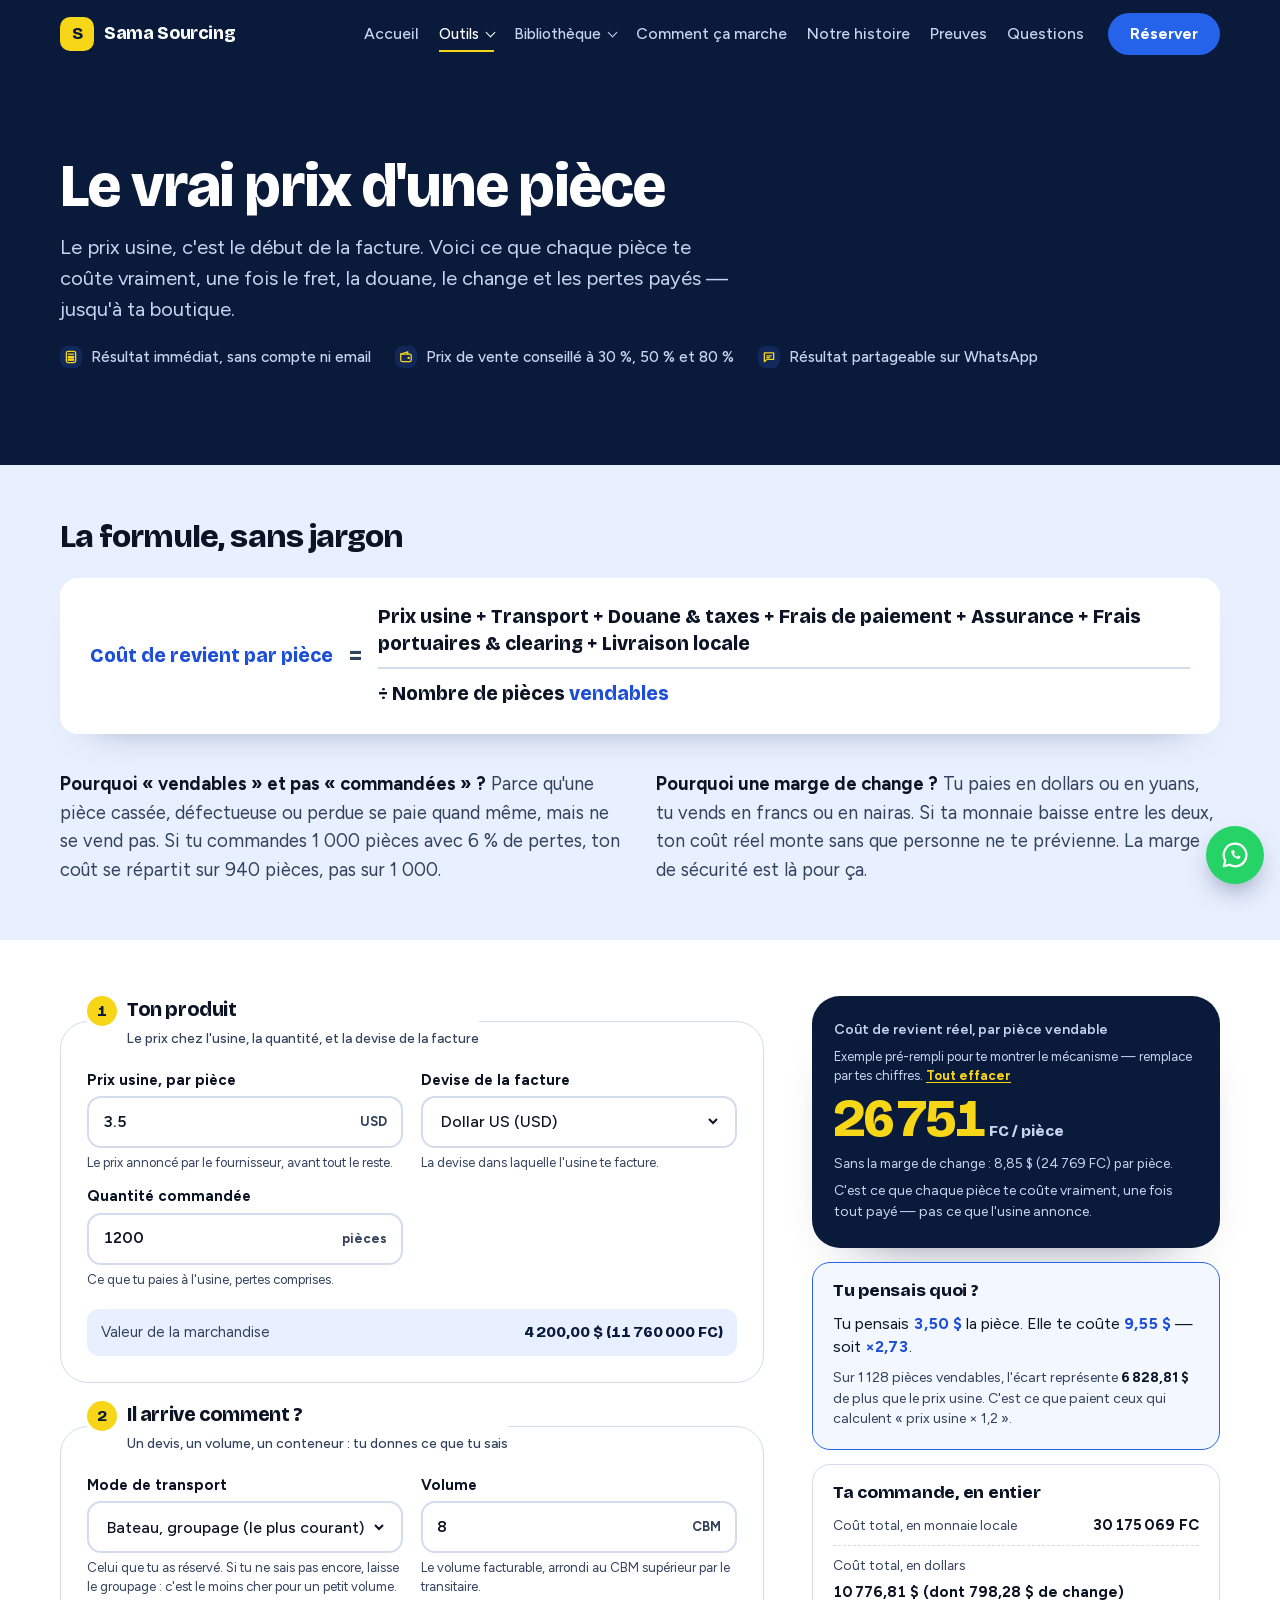
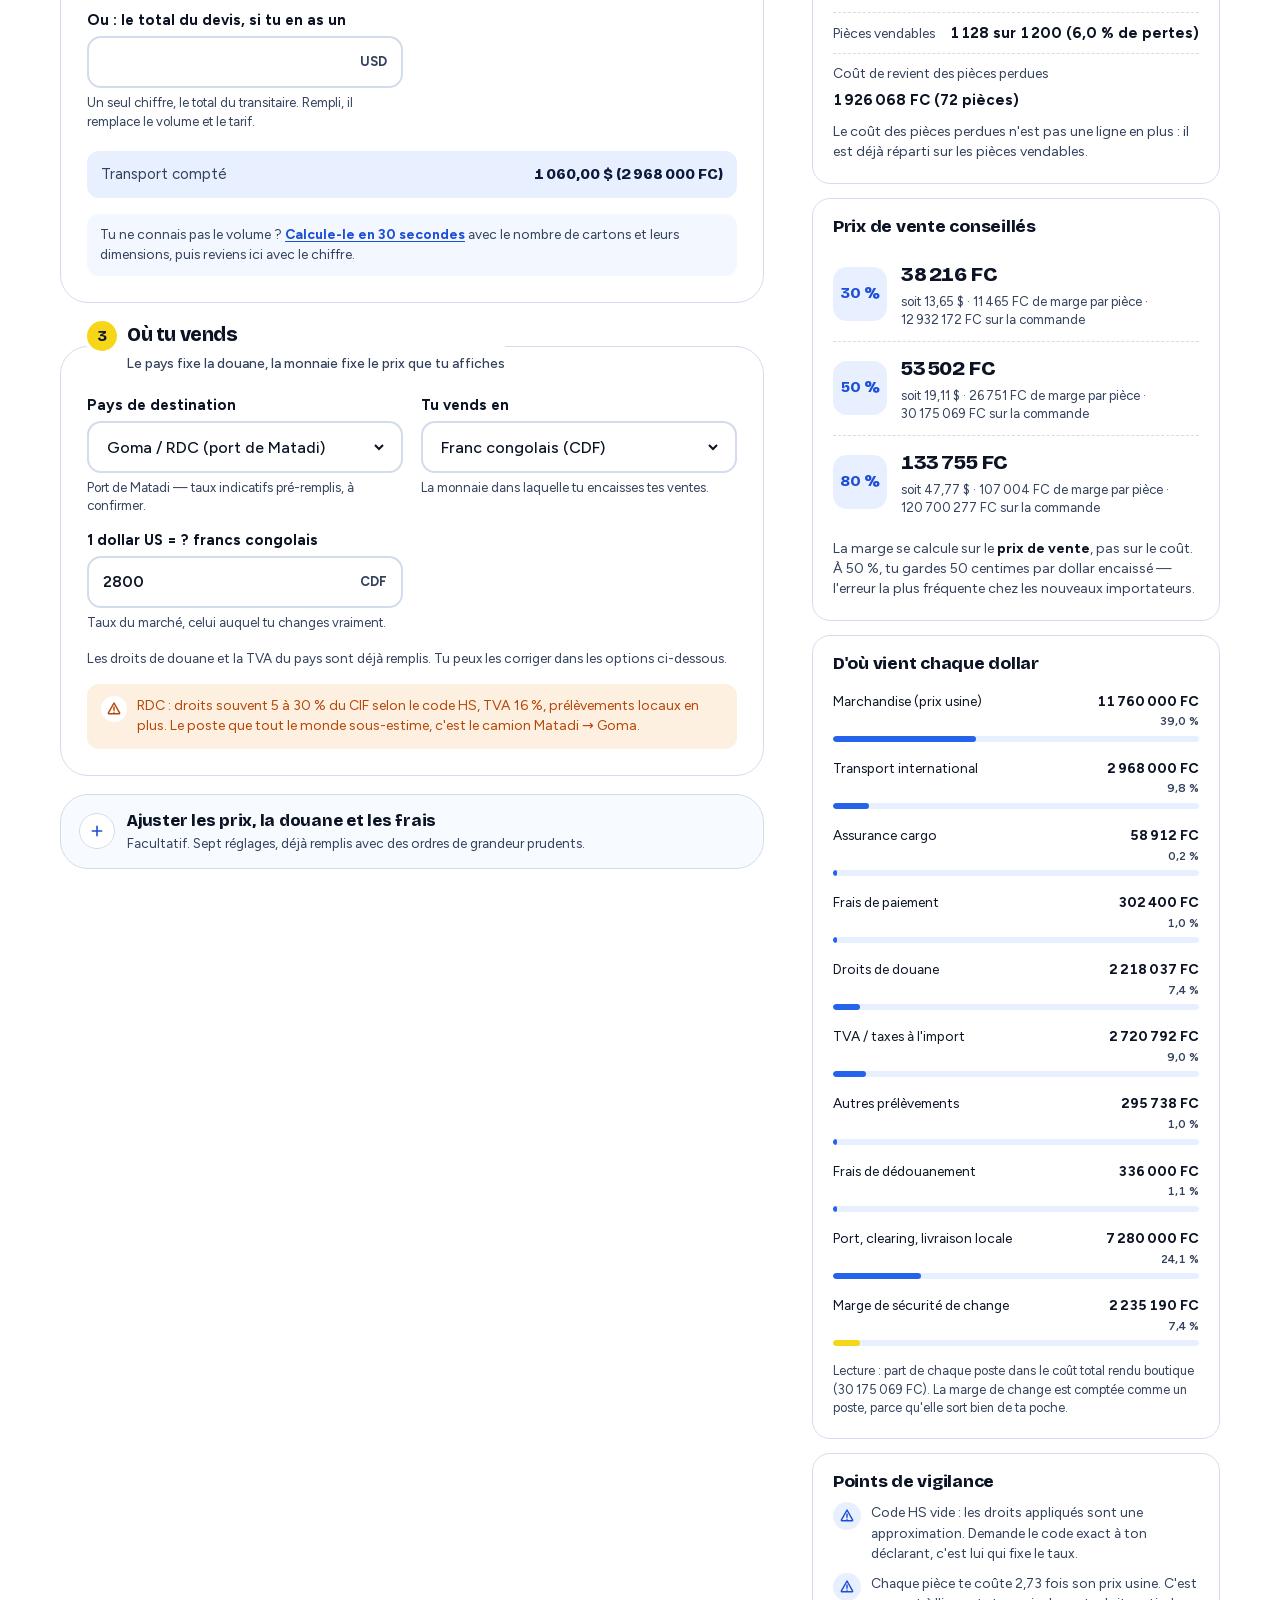
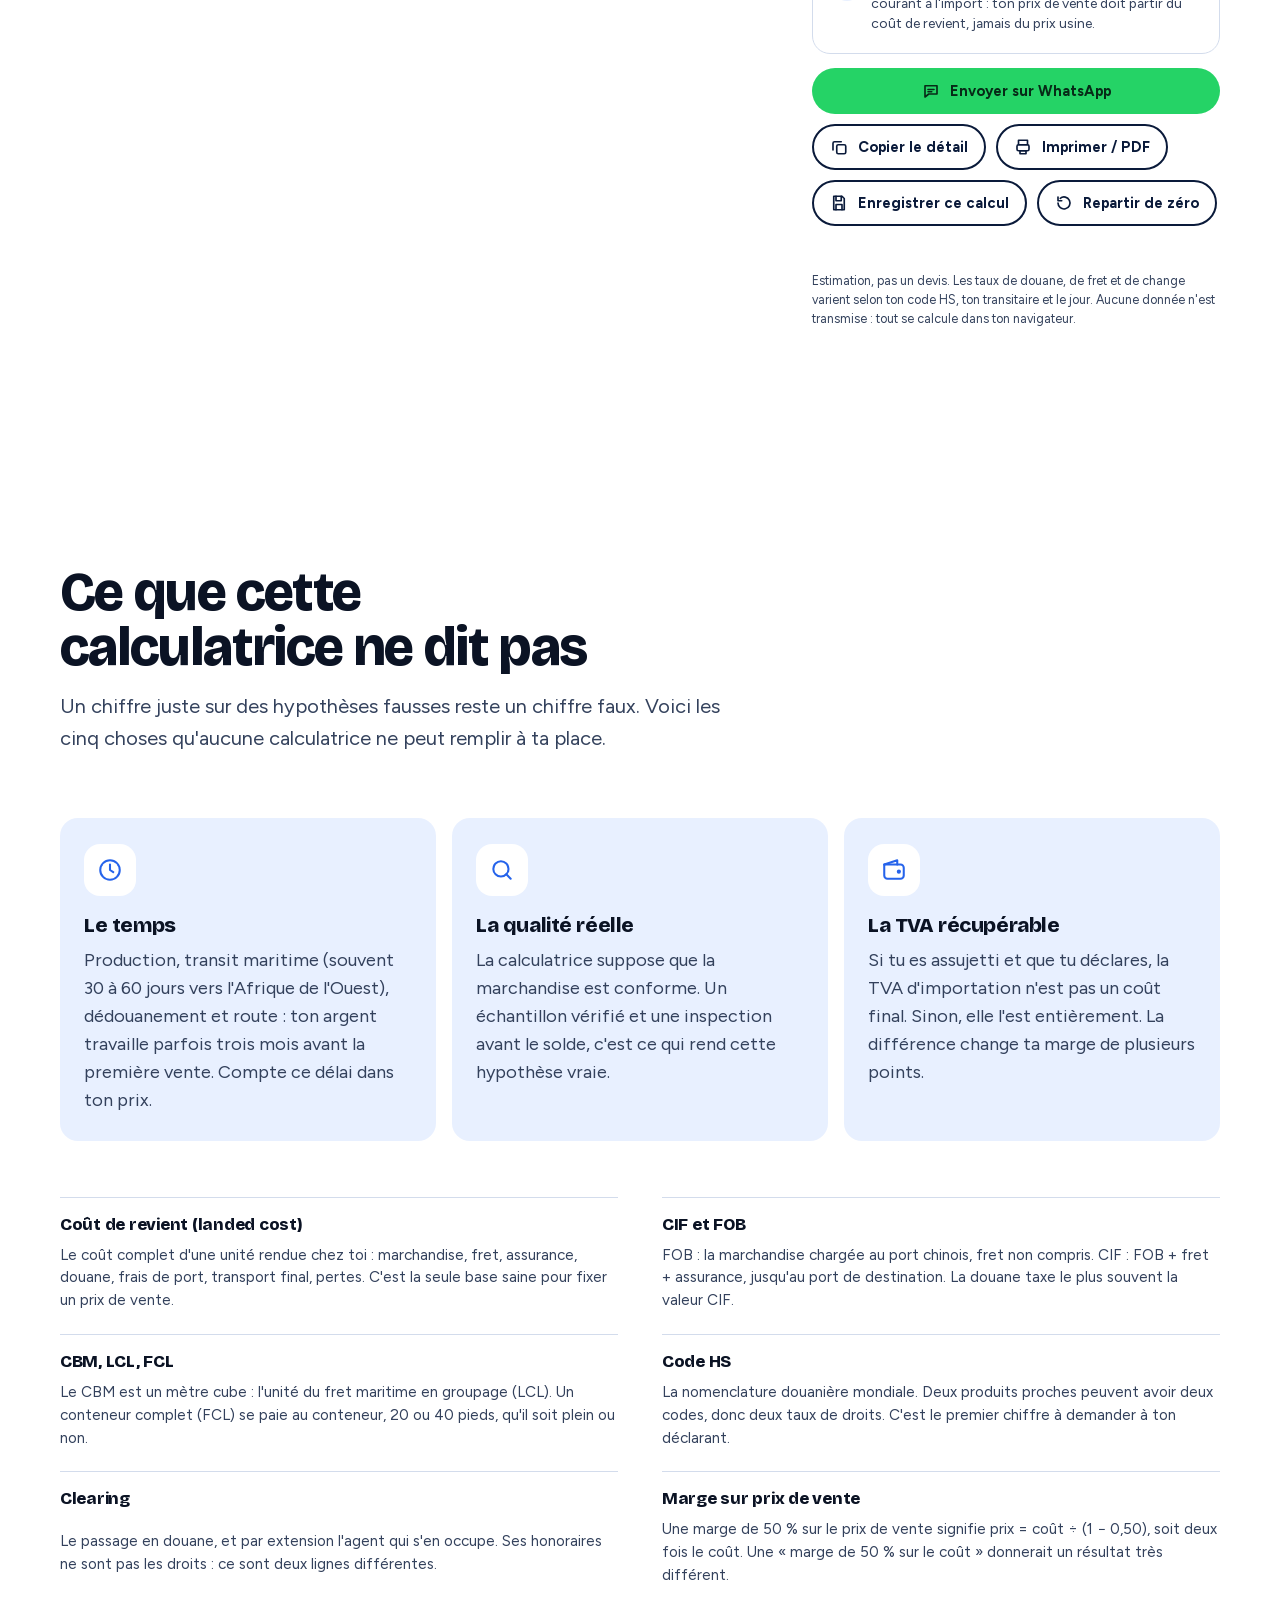
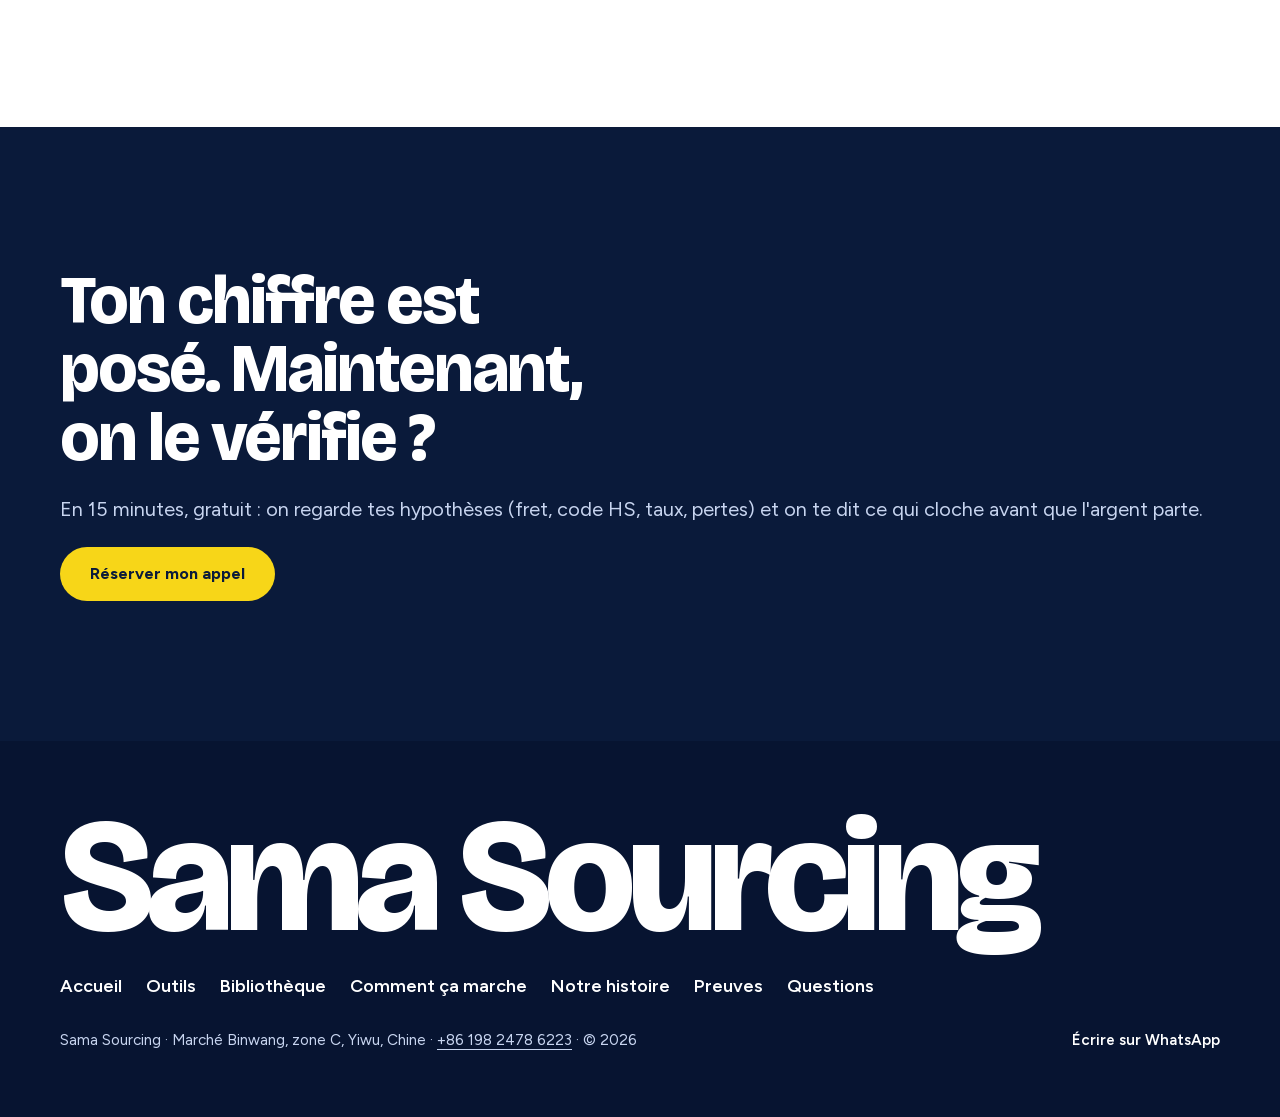
<file: calculatrice.html>
<!doctype html>
<html lang="fr">
<head>
  <meta charset="utf-8">
  <meta name="viewport" content="width=device-width, initial-scale=1, viewport-fit=cover">
  <meta name="color-scheme" content="only light">
  <title>Calculatrice : le vrai prix d'une pièce importée de Chine</title>
  <meta name="description" content="Calcule ton coût de revient réel par pièce : usine, transport, douane, change, pertes, port et livraison. Prix de vente conseillé, alertes, partage WhatsApp. Gratuit, sans inscription.">
  <meta name="robots" content="index, follow, max-snippet:-1, max-image-preview:large, max-video-preview:-1">
  <link rel="canonical" href="https://samasourcing.site/calculatrice.html">
  <link rel="alternate" hreflang="fr" href="https://samasourcing.site/calculatrice.html">
  <link rel="alternate" hreflang="x-default" href="https://samasourcing.site/calculatrice.html">

  <!-- Sécurité : aucune ressource externe, aucun script tiers, aucun formulaire distant.
       « style-src 'unsafe-inline' » est nécessaire aux rares styles calculés en JS. -->
  <meta http-equiv="Content-Security-Policy" content="default-src 'self'; base-uri 'none'; object-src 'none'; script-src 'self'; style-src 'self' 'unsafe-inline'; img-src 'self' data:; font-src 'self'; connect-src 'self'; form-action 'none'; manifest-src 'self'">
  <meta name="referrer" content="strict-origin-when-cross-origin">

  <meta property="og:type" content="website">
  <meta property="og:locale" content="fr_FR">
  <meta property="og:site_name" content="Sama Sourcing">
  <meta property="og:url" content="https://samasourcing.site/calculatrice.html">
  <meta property="og:title" content="Le vrai prix d'une pièce : calculatrice coût de revient Chine → Afrique">
  <meta property="og:description" content="Le prix usine n'est pas ton coût. Calcule le coût de revient réel par pièce, jusqu'à ta boutique, et le prix de vente conseillé.">
  <meta property="og:image" content="https://samasourcing.site/assets/img/og-calculatrice.jpg">
  <meta property="og:image:width" content="1200">
  <meta property="og:image:height" content="630">
  <meta property="og:image:alt" content="Calculatrice Sama Sourcing : le vrai prix d'une pièce, du prix usine au coût de revient réel">
  <meta property="og:image:type" content="image/jpeg">
  <meta name="twitter:card" content="summary_large_image">
  <meta name="twitter:title" content="Le vrai prix d'une pièce : calculatrice coût de revient Chine → Afrique">
  <meta name="twitter:description" content="Usine, fret, douane, change, pertes, port : le coût de revient réel par pièce, et le prix de vente conseillé.">
  <meta name="twitter:image" content="https://samasourcing.site/assets/img/og-calculatrice.jpg">
  <meta name="twitter:image:alt" content="Calculatrice Sama Sourcing : le vrai prix d'une pièce">
  <meta name="theme-color" content="#0A1A3A">

  <link rel="icon" href="assets/img/favicon.svg" type="image/svg+xml">
  <link rel="icon" href="assets/img/favicon-32.png" sizes="32x32" type="image/png">
  <link rel="apple-touch-icon" href="assets/img/apple-touch-icon.png">
  <link rel="manifest" href="manifest.webmanifest">
  <link rel="stylesheet" href="assets/fonts/fonts.css">
  <link rel="stylesheet" href="assets/css/style.css?v=25">
  <link rel="stylesheet" href="assets/css/calculatrice.css?v=6">

  <script type="application/ld+json">
  {
    "@context": "https://schema.org",
    "@graph": [
      {
        "@type": "Organization",
        "@id": "https://samasourcing.site/#organization",
        "name": "Sama Sourcing",
        "alternateName": "Sama Sourcing Chine",
        "url": "https://samasourcing.site/",
        "logo": "https://samasourcing.site/assets/img/favicon-32.png",
        "image": "https://samasourcing.site/assets/img/og.jpg",
        "description": "Sama Sourcing prépare les acheteurs africains avant qu'ils paient ou qu'ils voyagent en Chine : vérification des fournisseurs, échantillons, négociation en mandarin, inspection avant le solde, expédition.",
        "foundingDate": "2026",
        "address": {
          "@type": "PostalAddress",
          "streetAddress": "Marché Binwang, zone C, porte 3, 4e étage, n° 425-2",
          "addressLocality": "Yiwu",
          "addressRegion": "Zhejiang",
          "addressCountry": "CN"
        },
        "areaServed": ["CD", "CM", "CI", "NG", "SN", "CG", "GA", "BF", "ML", "TG", "BJ"],
        "knowsLanguage": ["fr", "zh", "en"],
        "contactPoint": {
          "@type": "ContactPoint",
          "contactType": "customer service",
          "telephone": "+8619824786223",
          "availableLanguage": ["fr", "zh", "en"],
          "areaServed": "Afrique"
        }
      },
      {
        "@type": "WebSite",
        "@id": "https://samasourcing.site/#website",
        "url": "https://samasourcing.site/",
        "name": "Sama Sourcing",
        "inLanguage": "fr",
        "publisher": { "@id": "https://samasourcing.site/#organization" }
      },
      {
        "@type": "WebPage",
        "@id": "https://samasourcing.site/calculatrice.html#webpage",
        "url": "https://samasourcing.site/calculatrice.html",
        "name": "Calculatrice : le vrai prix d'une pièce importée de Chine",
        "description": "Calcul du coût de revient réel d'une pièce importée de Chine vers l'Afrique : prix usine, fret, douane, change, pertes, frais portuaires et livraison locale.",
        "isPartOf": { "@id": "https://samasourcing.site/#website" },
        "about": { "@id": "https://samasourcing.site/calculatrice.html#app" },
        "inLanguage": "fr",
        "primaryImageOfPage": "https://samasourcing.site/assets/img/og-calculatrice.jpg"
      },
      {
        "@type": "BreadcrumbList",
        "@id": "https://samasourcing.site/calculatrice.html#breadcrumb",
        "itemListElement": [
          { "@type": "ListItem", "position": 1, "name": "Accueil", "item": "https://samasourcing.site/" },
          { "@type": "ListItem", "position": 2, "name": "Calculatrice du vrai prix", "item": "https://samasourcing.site/calculatrice.html" }
        ]
      },
      {
        "@type": "WebApplication",
        "@id": "https://samasourcing.site/calculatrice.html#app",
        "name": "Calculatrice « Vrai prix d'une pièce »",
        "url": "https://samasourcing.site/calculatrice.html",
        "applicationCategory": "BusinessApplication",
        "applicationSubCategory": "Calcul du coût de revient à l'import (landed cost)",
        "operatingSystem": "Web, iOS, Android",
        "browserRequirements": "Fonctionne sans installation, sans compte, sans connexion après le premier chargement.",
        "isAccessibleForFree": true,
        "inLanguage": "fr",
        "offers": { "@type": "Offer", "price": "0", "priceCurrency": "USD" },
        "featureList": [
          "Coût de revient unitaire réel, par pièce vendable",
          "Coût total de la commande, en dollars et en monnaie locale",
          "Prix de vente conseillé à 30 %, 50 % et 80 % de marge",
          "Marge de sécurité de change réglable (5 à 15 %)",
          "Modes de transport LCL, FCL 20 pieds, FCL 40 pieds, aérien, express",
          "Droits de douane, TVA et prélèvements par pays de destination",
          "Estimation des pertes : casse, défauts, colis perdus",
          "Alertes sur le change, les pertes et une douane sous-estimée",
          "Partage du résultat sur WhatsApp et impression en PDF"
        ],
        "publisher": { "@id": "https://samasourcing.site/#organization" }
      }
    ]
  }
  </script>
</head>
<body id="calc">
  <!-- Icônes : un seul trait, réutilisées partout. -->
  <svg width="0" height="0" style="position:absolute" aria-hidden="true" focusable="false">
    <defs>
      <symbol id="i-clock" viewBox="0 0 24 24"><circle cx="12" cy="12" r="9" pathLength="1"/><path class="i-hand" d="M12 7v5l3 2" pathLength="1"/></symbol>
      <symbol id="i-search" viewBox="0 0 24 24"><circle cx="11" cy="11" r="7" pathLength="1"/><path d="M20 20l-4-4" pathLength="1"/></symbol>
      <symbol id="i-wallet" viewBox="0 0 24 24"><path d="M3 7h15a3 3 0 0 1 3 3v7a3 3 0 0 1-3 3H6a3 3 0 0 1-3-3z" pathLength="1"/><path d="M3 7l12-4v4" pathLength="1"/><circle cx="16.5" cy="13.5" r="1" pathLength="1"/></symbol>
      <symbol id="i-globe" viewBox="0 0 24 24"><circle cx="12" cy="12" r="9" pathLength="1"/><path d="M3 12h18M12 3c3 3.5 3 14.5 0 18M12 3c-3 3.5-3 14.5 0 18" pathLength="1"/></symbol>
      <symbol id="i-phone" viewBox="0 0 24 24"><rect x="6" y="2.5" width="12" height="19" rx="2.5" pathLength="1"/><path d="M10.5 18.5h3" pathLength="1"/></symbol>
      <symbol id="i-doc" viewBox="0 0 24 24"><path d="M6 3h8l4 4v14H6z" pathLength="1"/><path d="M14 3v4h4M9 12h6M9 16h4" pathLength="1"/></symbol>
      <symbol id="i-video" viewBox="0 0 24 24"><rect x="3" y="6" width="13" height="12" rx="2" pathLength="1"/><path d="M16 10l5-3v10l-5-3" pathLength="1"/></symbol>
      <symbol id="i-ship" viewBox="0 0 24 24"><path d="M3 16l2 5h14l2-5z" pathLength="1"/><path d="M5 16V9h14v7" pathLength="1"/><path d="M9 9V5h6v4" pathLength="1"/></symbol>
      <symbol id="i-check" viewBox="0 0 24 24"><path d="M5 12.5l4.5 4.5L19 7" pathLength="1"/></symbol>
      <symbol id="i-x" viewBox="0 0 24 24"><path d="M7 7l10 10M17 7L7 17" pathLength="1"/></symbol>
      <symbol id="i-chat" viewBox="0 0 24 24"><path d="M4 5h16v11H9l-5 4z" pathLength="1"/><path d="M8 10h8M8 13h5" pathLength="1"/></symbol>
      <symbol id="i-briefcase" viewBox="0 0 24 24"><rect x="3" y="7" width="18" height="13" rx="2" pathLength="1"/><path d="M9 7V4h6v3M3 13h18" pathLength="1"/></symbol>
      <symbol id="i-factory" viewBox="0 0 24 24"><path d="M3 20V10l6 4v-4l6 4V5h6v15z" pathLength="1"/><path d="M7 17h2M12 17h2M17 17h2" pathLength="1"/></symbol>
      <symbol id="i-layers" viewBox="0 0 24 24"><path d="M12 3l9 5-9 5-9-5z" pathLength="1"/><path d="M3 13l9 5 9-5" pathLength="1"/></symbol>
      <symbol id="i-pin" viewBox="0 0 24 24"><path d="M12 21s-7-6.2-7-12a7 7 0 0 1 14 0c0 5.8-7 12-7 12z" pathLength="1"/><circle cx="12" cy="9" r="2.5" pathLength="1"/></symbol>
      <symbol id="i-bulb" viewBox="0 0 24 24"><path d="M9 18h6M10 21h4" pathLength="1"/><path d="M12 3a6 6 0 0 0-3.5 10.9c.6.5 1 1.2 1 2V16h5v-.1c0-.8.4-1.5 1-2A6 6 0 0 0 12 3z" pathLength="1"/></symbol>
      <symbol id="i-download" viewBox="0 0 24 24"><path d="M12 4v11M7 10l5 5 5-5"/><path d="M5 20h14"/></symbol>
      <symbol id="i-plus" viewBox="0 0 24 24"><path d="M12 5v14M5 12h14"/></symbol>
      <symbol id="i-play" viewBox="0 0 24 24"><path d="M8 5l11 7-11 7z"/></symbol>
      <symbol id="i-calc" viewBox="0 0 24 24"><rect x="4" y="2.5" width="16" height="19" rx="3" pathLength="1"/><path d="M7.5 7h9" pathLength="1"/><circle cx="8.5" cy="12" r="1.2"/><circle cx="12" cy="12" r="1.2"/><circle cx="15.5" cy="12" r="1.2"/><circle cx="8.5" cy="16.5" r="1.2"/><circle cx="12" cy="16.5" r="1.2"/><circle cx="15.5" cy="16.5" r="1.2"/></symbol>
      <symbol id="i-alert" viewBox="0 0 24 24"><path d="M12 3l9 16H3z" pathLength="1"/><path d="M12 9v5M12 17h.01" pathLength="1"/></symbol>
      <symbol id="i-copy" viewBox="0 0 24 24"><rect x="9" y="9" width="12" height="12" rx="2" pathLength="1"/><path d="M15 5H6a2 2 0 0 0-2 2v9" pathLength="1"/></symbol>
      <symbol id="i-print" viewBox="0 0 24 24"><rect x="6" y="3" width="12" height="6" pathLength="1"/><rect x="4" y="9" width="16" height="8" rx="2" pathLength="1"/><path d="M8 17h8v4H8z" pathLength="1"/></symbol>
      <symbol id="i-save" viewBox="0 0 24 24"><path d="M5 3h11l3 3v15H5z" pathLength="1"/><path d="M8 3v6h7V3M8 21v-7h8v7" pathLength="1"/></symbol>
      <symbol id="i-reset" viewBox="0 0 24 24"><path d="M4 12a8 8 0 1 0 3-6.3" pathLength="1"/><path d="M4 4v5h5" pathLength="1"/></symbol>
    </defs>
  </svg>

  <a class="skip-link" href="#contenu">Aller au contenu</a>

  <header class="site-header">
    <div class="wrap header-inner">
      <a class="brand" href="index.html"><span class="brand-mark" aria-hidden="true">S</span>Sama Sourcing</a>
                  <nav class="nav" id="menu" aria-label="Menu principal">
          <a href="index.html">Accueil</a>
        <div class="nav-tools" data-nav-tools>
          <button class="nav-tools-btn" type="button" aria-expanded="false" aria-controls="nav-tools-menu" aria-haspopup="true">
            Outils<span class="nav-tools-caret" aria-hidden="true"></span>
          </button>
          <div class="nav-tools-menu" id="nav-tools-menu" hidden>
            <a href="calculatrice.html" aria-current="page"><span class="nt-title">Vrai prix d’une pièce</span><span class="nt-desc">Ce que ta pièce te coûte vraiment</span></a>
            <a href="calcul-transport.html"><span class="nt-title">Transport &amp; CBM</span><span class="nt-desc">Le fret que le transitaire va facturer</span></a>
            <a href="marches.html"><span class="nt-title">Marchés &amp; taxi</span><span class="nt-desc">29 adresses en chinois, à montrer au chauffeur</span></a>
            <a class="nav-tools-all" href="outils.html">Tous les outils</a>
          </div>
        </div>
        <div class="nav-tools" data-nav-tools>
          <button class="nav-tools-btn" type="button" aria-expanded="false" aria-controls="nav-bib-menu" aria-haspopup="true">
            Bibliothèque<span class="nav-tools-caret" aria-hidden="true"></span>
          </button>
          <div class="nav-tools-menu" id="nav-bib-menu" hidden>
            <a href="score-de-preparation.html"><span class="nt-title">Le test</span><span class="nt-desc">12 questions, un score sur 10</span></a>
            <a href="documents.html"><span class="nt-title">Documents</span><span class="nt-desc">Guides et PDF à télécharger</span></a>
            <a class="nav-tools-all" href="bibliotheque.html">Toute la bibliothèque</a>
          </div>
        </div>
          <a href="comment-ca-marche.html">Comment ça marche</a>
          <a href="mon-histoire.html">Notre histoire</a>
          <a href="preuves.html">Preuves</a>
          <a href="questions.html">Questions</a>
      </nav>
      <a class="btn btn-small" href="https://calendly.com/samasourcing/appel-decouverte" target="_blank" rel="noopener" data-sama="calendly">Réserver<span class="visually-hidden"> mon appel (nouvel onglet)</span></a>
      <button class="nav-toggle" type="button" aria-expanded="false" aria-controls="menu"><span class="visually-hidden">Ouvrir le menu</span><span class="nav-toggle-bars" aria-hidden="true"></span></button>
    </div>
  </header>

  <main id="contenu">

    <section class="page-hero" aria-labelledby="t-page">
      <div class="wrap">
        <h1 id="t-page">Le vrai prix d'une pièce</h1>
        <p>Le prix usine, c'est le début de la facture. Voici ce que chaque pièce te coûte vraiment, une fois le fret, la douane, le change et les pertes payés — jusqu'à ta boutique.</p>
        <ul class="calc-hero-facts">
          <li><svg aria-hidden="true"><use href="#i-calc"/></svg>Résultat immédiat, sans compte ni email</li>
          <li><svg aria-hidden="true"><use href="#i-wallet"/></svg>Prix de vente conseillé à 30 %, 50 % et 80 %</li>
          <li><svg aria-hidden="true"><use href="#i-chat"/></svg>Résultat partageable sur WhatsApp</li>
        </ul>
      </div>
    </section>

    <!-- La formule, en clair : c'est aussi ce que les moteurs et les IA lisent en premier. -->
    <section class="calc-intro" aria-labelledby="t-formule">
      <div class="wrap">
        <h2 id="t-formule">La formule, sans jargon</h2>
        <p class="calc-formula">
          <span>Coût de revient par pièce</span>
          <span class="calc-formula-op" aria-hidden="true">=</span>
          <span class="calc-formula-frac">
            <span>Prix usine + Transport + Douane &amp; taxes + Frais de paiement + Assurance + Frais portuaires &amp; clearing + Livraison locale</span>
            <span>÷ Nombre de pièces <b>vendables</b></span>
          </span>
        </p>
        <div class="calc-intro-grid">
          <p><b>Pourquoi « vendables » et pas « commandées » ?</b> Parce qu'une pièce cassée, défectueuse ou perdue se paie quand même, mais ne se vend pas. Si tu commandes 1 000 pièces avec 6 % de pertes, ton coût se répartit sur 940 pièces, pas sur 1 000.</p>
          <p><b>Pourquoi une marge de change ?</b> Tu paies en dollars ou en yuans, tu vends en francs ou en nairas. Si ta monnaie baisse entre les deux, ton coût réel monte sans que personne ne te prévienne. La marge de sécurité est là pour ça.</p>
        </div>
      </div>
    </section>

    <div class="calc-shell">

      <!-- Bandeau de résultats, collé sous l'en-tête sur mobile -->
      <div class="calc-live" id="calc-live">
        <span class="calc-live-label">Coût de revient</span>
        <b id="live-unit">—</b>
        <a class="calc-live-link" href="#resultat">Voir le détail<span class="visually-hidden"> du calcul</span></a>
      </div>

      <form class="calc-form" id="calc-form" novalidate>

        <!-- 1. Le produit : la seule question vraiment obligatoire -->
        <fieldset class="calc-group" id="g-commande">
          <legend><span class="calc-step" aria-hidden="true">1</span>Ton produit<span class="calc-group-note">Le prix chez l'usine, la quantité, et la devise de la facture</span></legend>
          <div class="calc-grid">
            <div class="calc-field">
                          <label for="prix-usine">Prix usine, par pièce</label>
                          <div class="calc-input">
                            <input id="prix-usine" name="prix-usine" type="number" inputmode="decimal" min="0" step="0.01" value="3.5" aria-describedby="h-prix-usine">
                            <span class="calc-unit" data-unit="achat" aria-hidden="true">USD</span>
                          </div>
                          <p class="calc-hint" id="h-prix-usine">Le prix annoncé par le fournisseur, avant tout le reste.</p>
                        </div>
            <div class="calc-field">
                          <label for="devise-achat">Devise de la facture</label>
                          <div class="calc-input">
                            <select id="devise-achat" name="devise-achat" aria-describedby="h-devise-achat">
                              <option value="CNY">Yuan (CNY)</option>
                              <option value="USD" selected>Dollar US (USD)</option>
                              <option value="EUR">Euro (EUR)</option>
                              <option value="AUTRE">Autre devise</option>
                            </select>
                          </div>
                          <p class="calc-hint" id="h-devise-achat">La devise dans laquelle l'usine te facture.</p>
                        </div>
            <div class="calc-field" id="field-devise-autre" hidden>
                          <label for="devise-autre">Code de ta devise</label>
                          <div class="calc-input">
                            <input id="devise-autre" name="devise-autre" type="text" maxlength="5" value="" placeholder="GBP" autocomplete="off" aria-describedby="h-devise-autre">
                          </div>
                          <p class="calc-hint" id="h-devise-autre">Trois lettres : GBP, INR, AED, TRY…</p>
                        </div>
            <div class="calc-field" id="field-taux-cny" hidden>
                          <label for="taux-cny">1 dollar US = ? yuans</label>
                          <div class="calc-input">
                            <input id="taux-cny" name="taux-cny" type="number" inputmode="decimal" min="0" step="0.01" value="7.15" aria-describedby="h-taux">
                          </div>
                          <p class="calc-hint" id="h-taux-cny">Taux du jour, pas celui du mois dernier.</p>
                        </div>
            <div class="calc-field" id="field-taux-eur" hidden>
                          <label for="taux-eur">1 dollar US = ? euros</label>
                          <div class="calc-input">
                            <input id="taux-eur" name="taux-eur" type="number" inputmode="decimal" min="0" step="0.01" value="0.86" aria-describedby="h-taux">
                          </div>
                          <p class="calc-hint" id="h-taux-eur">Taux du jour, pas celui du mois dernier.</p>
                        </div>
            <div class="calc-field" id="field-taux-autre" hidden>
                          <label for="taux-autre">1 dollar US = ? <span id="lbl-devise-autre">GBP</span></label>
                          <div class="calc-input">
                            <input id="taux-autre" name="taux-autre" type="number" inputmode="decimal" min="0" step="0.0001" value="0.79" aria-describedby="h-taux-autre">
                          </div>
                          <p class="calc-hint" id="h-taux-autre">Le taux de ta banque, frais exclus.</p>
                        </div>
            <div class="calc-field">
                          <label for="quantite">Quantité commandée</label>
                          <div class="calc-input">
                            <input id="quantite" name="quantite" type="number" inputmode="numeric" min="1" step="1" value="1200" aria-describedby="h-quantite">
                            <span class="calc-unit" aria-hidden="true">pièces</span>
                          </div>
                          <p class="calc-hint" id="h-quantite">Ce que tu paies à l'usine, pertes comprises.</p>
                        </div>
          </div>
          <p class="calc-line"><span>Valeur de la marchandise</span><b id="out-valeur">—</b></p>
        </fieldset>

        <!-- 2. Le transport : seulement ce que tu sais déjà -->
        <fieldset class="calc-group" id="g-transport">
          <legend><span class="calc-step" aria-hidden="true">2</span>Il arrive comment ?<span class="calc-group-note">Un devis, un volume, un conteneur : tu donnes ce que tu sais</span></legend>
          <div class="calc-grid">
            <div class="calc-field">
                          <label for="transport-mode">Mode de transport</label>
                          <div class="calc-input">
                            <select id="transport-mode" name="transport-mode" aria-describedby="h-transport-mode">
                              <option value="lcl" selected>Bateau, groupage (le plus courant)</option>
                              <option value="fcl20">Bateau, conteneur 20 pieds</option>
                              <option value="fcl40">Bateau, conteneur 40 pieds</option>
                              <option value="air">Avion, au kilo</option>
                              <option value="express">Express, porte à porte</option>
                            </select>
                          </div>
                          <p class="calc-hint" id="h-transport-mode">Celui que tu as réservé. Si tu ne sais pas encore, laisse le groupage : c'est le moins cher pour un petit volume.</p>
                        </div>
            <div class="calc-field">
                          <label for="transport-qte" id="t-qte-label">Volume</label>
                          <div class="calc-input">
                            <input id="transport-qte" name="transport-qte" type="number" inputmode="decimal" min="0" step="0.1" value="8" aria-describedby="h-transport-qte">
                            <span class="calc-unit" id="t-qte-unit" aria-hidden="true">CBM</span>
                          </div>
                          <p class="calc-hint" id="h-transport-qte">Le volume facturable, pas le volume estimé au doigt mouillé.</p>
                        </div>
            <div class="calc-field">
                          <label for="transport-forfait">Ou : le total du devis, si tu en as un</label>
                          <div class="calc-input">
                            <input id="transport-forfait" name="transport-forfait" type="number" inputmode="decimal" min="0" step="1" value="" aria-describedby="h-transport-forfait">
                            <span class="calc-unit" aria-hidden="true">USD</span>
                          </div>
                          <p class="calc-hint" id="h-transport-forfait">Un seul chiffre, le total du transitaire. Rempli, il remplace le volume et le tarif.</p>
                        </div>
          </div>
          <p class="calc-line"><span>Transport compté</span><b id="out-transport">—</b></p>
          <p class="calc-aside-link">Tu ne connais pas le volume ? <a href="calcul-transport.html">Calcule-le en 30 secondes</a> avec le nombre de cartons et leurs dimensions, puis reviens ici avec le chiffre.</p>
        </fieldset>

        <!-- 3. Le pays et la monnaie : ce qui décide de la douane et du prix affiché -->
        <fieldset class="calc-group" id="g-pays">
          <legend><span class="calc-step" aria-hidden="true">3</span>Où tu vends<span class="calc-group-note">Le pays fixe la douane, la monnaie fixe le prix que tu affiches</span></legend>
          <div class="calc-grid">
            <div class="calc-field">
                          <label for="pays">Pays de destination</label>
                          <div class="calc-input">
                            <select id="pays" name="pays" aria-describedby="pays-hint">
                              <option value="goma" selected>Goma / RDC (port de Matadi)</option>
                              <option value="douala">Douala / Cameroun</option>
                              <option value="abidjan">Abidjan / Côte d'Ivoire</option>
                              <option value="lagos">Lagos / Nigeria</option>
                              <option value="autre">Autre destination</option>
                            </select>
                          </div>
                          <p class="calc-hint" id="pays-hint">Changer de pays pré-remplit les taux indicatifs ci-dessous.</p>
                        </div>
            <div class="calc-field">
                          <label for="devise-locale">Tu vends en</label>
                          <div class="calc-input">
                            <select id="devise-locale" name="devise-locale" aria-describedby="h-devise-locale">
                              <option value="CDF" selected>Franc congolais (CDF)</option>
                              <option value="XOF">Franc CFA BCEAO (XOF)</option>
                              <option value="XAF">Franc CFA BEAC (XAF)</option>
                              <option value="NGN">Naira (NGN)</option>
                              <option value="GHS">Cedi (GHS)</option>
                              <option value="KES">Shilling kényan (KES)</option>
                              <option value="ZAR">Rand (ZAR)</option>
                              <option value="USD">Dollar US (USD)</option>
                              <option value="EUR">Euro (EUR)</option>
                            </select>
                          </div>
                          <p class="calc-hint" id="h-devise-locale">La monnaie dans laquelle tu encaisses tes ventes.</p>
                        </div>
            <div class="calc-field">
                          <label for="taux-local">1 dollar US = ? <span id="lbl-devise-locale">francs congolais</span></label>
                          <div class="calc-input">
                            <input id="taux-local" name="taux-local" type="number" inputmode="decimal" min="0" step="1" value="2800" aria-describedby="h-taux-local">
                            <span class="calc-unit" id="unit-taux-local" aria-hidden="true">CDF</span>
                          </div>
                          <p class="calc-hint" id="h-taux-local">Taux du marché, celui auquel tu changes vraiment.</p>
                        </div>
          </div>
          <p class="calc-group-foot">Les droits de douane et la TVA du pays sont déjà remplis. Tu peux les corriger dans les options ci-dessous.</p>
          <div class="calc-note calc-note-warn" id="pays-note" role="note">
            <svg aria-hidden="true"><use href="#i-alert"/></svg>
              <p><b>Valeurs indicatives, pas un verdict.</b> Les taux dépendent du code HS et du régime appliqué. Un transitaire ou un déclarant te donne le chiffre exact en quelques minutes — et souvent, il est plus élevé que ce qu'on croit.</p>
              </div>
        </fieldset>

        <!-- 4. Le reste : replié, jamais obligatoire -->
        <details class="calc-expert" id="calc-expert">
          <summary>
            <span class="calc-expert-open" aria-hidden="true"><svg viewBox="0 0 24 24"><use href="#i-plus"/></svg></span>
            <span class="calc-expert-text">
              <b>Ajuster les prix, la douane et les frais</b>
              <span>Facultatif. Sept réglages, déjà remplis avec des ordres de grandeur prudents.</span>
            </span>
          </summary>
          <div class="calc-expert-body">
            <p class="calc-expert-note">Rien à toucher si tu ne sais pas. Si tu as un devis de transitaire, un code HS ou un taux de douane exact, c'est ici — et le résultat se met à jour tout seul.</p>
            <fieldset class="calc-group" id="g-change">
              <legend class="calc-legend-plain">La marge de sécurité de change<span class="calc-group-note">De quoi absorber une baisse de ta monnaie entre l'achat et la vente</span></legend>
              <div class="calc-grid">

                <div class="calc-field calc-field-wide">
                  <label for="marge-change">Marge de sécurité de change : <output id="out-marge" for="marge-change">0 %</output></label>
                  <div class="calc-input calc-input-range">
                    <input id="marge-change" name="marge-change" type="range" min="0" max="20" step="1" value="8" aria-describedby="h-marge-change">
                  </div>
                  <p class="calc-hint" id="h-marge-change">Recommandé : 5 à 15 %. À 0 %, tu paries que ta monnaie ne bougera pas. À 15 %, tu couvres une dévaluation forte. Ce pourcentage s'ajoute à ton coût final, en monnaie locale.</p>
                </div>
              </div>
              <details class="calc-help">
                <summary>Où trouver un taux correct ?<svg aria-hidden="true"><use href="#i-plus"/></svg></summary>
                <div>
                  <p>Demande à ta banque ou à ton changeur le taux réel appliqué, frais compris — c'est souvent 2 à 4 % plus cher que le taux affiché sur les sites. Prends ensuite <b>le taux le plus mauvais pour toi</b> parmi ceux que tu peux réellement obtenir : c'est celui qui doit entrer dans le calcul.</p>
                </div>
              </details>
            </fieldset>

            <fieldset class="calc-group" id="g-transport-plus">
              <legend class="calc-legend-plain">Le prix du transitaire et ses annexes<span class="calc-group-note">Son devis, et les frais qu'il ajoute au fret</span></legend>
              <div class="calc-grid">

                <div class="calc-field">
                  <label for="transport-tarif" id="t-tarif-label">Tarif par CBM</label>
                  <div class="calc-input">
                    <input id="transport-tarif" name="transport-tarif" type="number" inputmode="decimal" min="0" step="0.5" value="110" aria-describedby="h-transport-tarif">
                    <span class="calc-unit" aria-hidden="true">USD</span>
                  </div>
                  <p class="calc-hint" id="h-transport-tarif">Le prix du transitaire, hors frais annexes.</p>
                </div>

                <div class="calc-field">
                  <label for="transport-annexes">Frais annexes (THC, documents, camion usine → port)</label>
                  <div class="calc-input">
                    <input id="transport-annexes" name="transport-annexes" type="number" inputmode="decimal" min="0" step="1" value="180" aria-describedby="h-transport-annexes">
                    <span class="calc-unit" aria-hidden="true">USD</span>
                  </div>
                  <p class="calc-hint" id="h-transport-annexes">Souvent oubliés : ils sortent pourtant de ta poche.</p>
                </div>
              </div>
              <details class="calc-help">
                <summary>Les tarifs pré-remplis sont-ils fiables ?<svg aria-hidden="true"><use href="#i-plus"/></svg></summary>
                <div>
                  <p>Non : ce sont des <b>ordres de grandeur</b> (Chine → Afrique de l'Ouest et centrale, 2026), pour que la page soit utilisable tout de suite. Un devis de transitaire les remplace toujours. Le fret maritime bouge vite, et le port de destination change tout.</p>
                </div>
              </details>
            </fieldset>

            <fieldset class="calc-group" id="g-douane">
              <legend class="calc-legend-plain">La douane<span class="calc-group-note">Droits, TVA, prélèvements — la ligne qui fâche</span></legend>
              <div class="calc-grid">

                <div class="calc-field">
                  <label for="hs-code">Code HS approximatif</label>
                  <div class="calc-input">
                    <input id="hs-code" name="hs-code" type="text" inputmode="numeric" maxlength="12" value="" placeholder="ex. 6403" autocomplete="off" aria-describedby="h-hs-code">
                  </div>
                  <p class="calc-hint" id="h-hs-code">Le code douanier de ta marchandise : c'est lui qui fixe le taux de droit.</p>
                </div>
                <div class="calc-field">
                  <label for="douane-droit">Droits de douane</label>
                  <div class="calc-input">
                    <input id="douane-droit" name="douane-droit" type="number" inputmode="decimal" min="0" max="100" step="0.1" value="15" aria-describedby="h-douane-droit">
                    <span class="calc-unit" aria-hidden="true">%</span>
                  </div>
                  <p class="calc-hint" id="h-douane-droit">Sur la valeur CIF (marchandise + fret + assurance).</p>
                </div>
                <div class="calc-field">
                  <label for="douane-tva">TVA / TVA d'importation</label>
                  <div class="calc-input">
                    <input id="douane-tva" name="douane-tva" type="number" inputmode="decimal" min="0" max="40" step="0.01" value="16" aria-describedby="h-douane-tva">
                    <span class="calc-unit" aria-hidden="true">%</span>
                  </div>
                  <p class="calc-hint" id="h-douane-tva">Calculée sur la valeur CIF <b>plus</b> les droits.</p>
                </div>
                <div class="calc-field">
                  <label for="douane-autres">Autres prélèvements</label>
                  <div class="calc-input">
                    <input id="douane-autres" name="douane-autres" type="number" inputmode="decimal" min="0" max="30" step="0.01" value="2" aria-describedby="h-douane-autres">
                    <span class="calc-unit" aria-hidden="true">%</span>
                  </div>
                  <p class="calc-hint" id="h-douane-autres">Redevances, contrôles, taxes locales sur la valeur CIF.</p>
                </div>
                <div class="calc-field">
                  <label for="douane-forfait">Frais fixes de dédouanement</label>
                  <div class="calc-input">
                    <input id="douane-forfait" name="douane-forfait" type="number" inputmode="decimal" min="0" step="1" value="120" aria-describedby="h-douane-forfait">
                    <span class="calc-unit" aria-hidden="true">USD</span>
                  </div>
                  <p class="calc-hint" id="h-douane-forfait">Déclarant, magasin sous douane, amendes éventuelles.</p>
                </div>

              </div>
              <p class="calc-line"><span>Valeur CIF (base de taxation)</span><b id="out-cif">—</b></p>
              <details class="calc-help">
                <summary>Ce que l'on oublie presque toujours<svg aria-hidden="true"><use href="#i-plus"/></svg></summary>
                <div>
                  <p>La TVA se paie sur la valeur <b>avec</b> les droits, pas sur la valeur seule : 15 % de droits puis 16 % de TVA ne font pas 31 %, mais 33,4 % du total. S'ajoutent les redevances locales, le stockage au port si les documents traînent, et parfois une « motivation » de dossier. Prévois 5 à 10 % de marge d'erreur en plus de ce que tu calcules ici.</p>
                </div>
              </details>
            </fieldset>

            <fieldset class="calc-group" id="g-paiement">
              <legend class="calc-legend-plain">Paiement &amp; assurance<span class="calc-group-note">Le prix de l'argent qui circule</span></legend>
              <div class="calc-grid">
                <div class="calc-field">
                  <label for="paiement-mode">Moyen de paiement</label>
                  <div class="calc-input">
                    <select id="paiement-mode" name="paiement-mode" aria-describedby="h-paiement-mode">
                      <option value="tt" selected>Virement bancaire (TT)</option>
                      <option value="alipay">Alipay / WeChat Pay</option>
                      <option value="wu">Western Union / MoneyGram</option>
                      <option value="lc">Lettre de crédit (L/C)</option>
                      <option value="autre">Autre / plusieurs moyens</option>
                    </select>
                  </div>
                  <p class="calc-hint" id="h-paiement-mode">Changer de moyen pré-remplit le taux indicatif des frais.</p>
                </div>
                <div class="calc-field">
                  <label for="paiement-taux">Frais de paiement</label>
                  <div class="calc-input">
                    <input id="paiement-taux" name="paiement-taux" type="number" inputmode="decimal" min="0" max="20" step="0.01" value="1.5" aria-describedby="h-paiement-taux">
                    <span class="calc-unit" aria-hidden="true">%</span>
                  </div>
                  <p class="calc-hint" id="h-paiement-taux">Sur la valeur marchandise seulement, pas sur tout le coût.</p>
                </div>
                <div class="calc-field">
                  <label for="paiement-fixe">Frais bancaires fixes</label>
                  <div class="calc-input">
                    <input id="paiement-fixe" name="paiement-fixe" type="number" inputmode="decimal" min="0" step="1" value="45" aria-describedby="h-paiement-fixe">
                    <span class="calc-unit" aria-hidden="true">USD</span>
                  </div>
                  <p class="calc-hint" id="h-paiement-fixe">Frais de virement, commissions fixes, frais de dossier.</p>
                </div>
                <div class="calc-field">
                  <label for="assurance-taux">Assurance cargo</label>
                  <div class="calc-input">
                    <input id="assurance-taux" name="assurance-taux" type="number" inputmode="decimal" min="0" max="5" step="0.01" value="0.4" aria-describedby="h-assurance-taux">
                    <span class="calc-unit" aria-hidden="true">%</span>
                  </div>
                  <p class="calc-hint" id="h-assurance-taux">Sur la valeur CIF. Utile : 0,3 à 0,6 %. Facultative sur le papier, coûteuse à oublier en pratique.</p>
                </div>
                <div class="calc-field">
                  <label for="assurance-fixe">ou montant fixe d'assurance</label>
                  <div class="calc-input">
                    <input id="assurance-fixe" name="assurance-fixe" type="number" inputmode="decimal" min="0" step="1" value="" aria-describedby="h-assurance-fixe">
                    <span class="calc-unit" aria-hidden="true">USD</span>
                  </div>
                  <p class="calc-hint" id="h-assurance-fixe">Renseigné, il remplace le pourcentage.</p>
                </div>
              </div>
            </fieldset>

            <fieldset class="calc-group" id="g-port">
              <legend class="calc-legend-plain">Port &amp; livraison locale<span class="calc-group-note">Du quai jusqu'à ta boutique</span></legend>
              <div class="calc-grid">
                <div class="calc-field">
                  <label for="port-frais">Frais portuaires</label>
                  <div class="calc-input">
                    <input id="port-frais" name="port-frais" type="number" inputmode="decimal" min="0" step="1" value="900" aria-describedby="h-port-frais">
                    <span class="calc-unit" aria-hidden="true">USD</span>
                  </div>
                  <p class="calc-hint" id="h-port-frais">Manutention, stockage, taxes de port, acconage.</p>
                </div>
                <div class="calc-field">
                  <label for="port-clearing">Agent de clearing / transitaire local</label>
                  <div class="calc-input">
                    <input id="port-clearing" name="port-clearing" type="number" inputmode="decimal" min="0" step="1" value="350" aria-describedby="h-port-clearing">
                    <span class="calc-unit" aria-hidden="true">USD</span>
                  </div>
                  <p class="calc-hint" id="h-port-clearing">Honoraires du déclarant, hors droits et taxes.</p>
                </div>
                <div class="calc-field">
                  <label for="port-inland">Transport jusqu'à ta boutique</label>
                  <div class="calc-input">
                    <input id="port-inland" name="port-inland" type="number" inputmode="decimal" min="0" step="1" value="1200" aria-describedby="h-port-inland">
                    <span class="calc-unit" aria-hidden="true">USD</span>
                  </div>
                  <p class="calc-hint" id="h-port-inland">Camion, essence, péages, déchargement. Matadi → Goma, c'est long.</p>
                </div>
                <div class="calc-field">
                  <label for="port-divers">Divers (attente, faux frais, pourboires)</label>
                  <div class="calc-input">
                    <input id="port-divers" name="port-divers" type="number" inputmode="decimal" min="0" step="1" value="150" aria-describedby="h-port-divers">
                    <span class="calc-unit" aria-hidden="true">USD</span>
                  </div>
                  <p class="calc-hint" id="h-port-divers">Personne ne les budgète, tout le monde les paie.</p>
                </div>
              </div>
            </fieldset>

            <fieldset class="calc-group" id="g-pertes">
              <legend class="calc-legend-plain">Les pertes<span class="calc-group-note">Ce que tu paies mais que tu ne vends pas</span></legend>
              <div class="calc-grid">
                <div class="calc-field">
                  <label for="perte-casse">Casse / pièces abîmées</label>
                  <div class="calc-input">
                    <input id="perte-casse" name="perte-casse" type="number" inputmode="decimal" min="0" max="40" step="0.1" value="2" aria-describedby="h-pertes">
                    <span class="calc-unit" aria-hidden="true">%</span>
                  </div>
                </div>
                <div class="calc-field">
                  <label for="perte-defauts">Défauts (invendables)</label>
                  <div class="calc-input">
                    <input id="perte-defauts" name="perte-defauts" type="number" inputmode="decimal" min="0" max="40" step="0.1" value="3" aria-describedby="h-pertes">
                    <span class="calc-unit" aria-hidden="true">%</span>
                  </div>
                </div>
                <div class="calc-field">
                  <label for="perte-colis">Colis perdus / volés</label>
                  <div class="calc-input">
                    <input id="perte-colis" name="perte-colis" type="number" inputmode="decimal" min="0" max="40" step="0.1" value="1" aria-describedby="h-pertes">
                    <span class="calc-unit" aria-hidden="true">%</span>
                  </div>
                </div>
                <div class="calc-field calc-field-readout">
                  <label for="out-pertes">Pertes cumulées</label>
                  <div class="calc-input">
                    <output id="out-pertes" for="perte-casse perte-defauts perte-colis">0 %</output>
                  </div>
                  <p class="calc-hint" id="h-pertes">Casse, défauts, colis perdus : estime-les toi-même. En dessous de 3 % au total, tu te racontes une histoire.</p>
                </div>
              </div>
              <p class="calc-line"><span>Pièces réellement vendables</span><b id="out-vendables">—</b></p>
            </fieldset>

            <fieldset class="calc-group" id="g-vente">
              <legend class="calc-legend-plain">Ton prix de vente<span class="calc-group-note">Facultatif — pour voir ta vraie marge</span></legend>
              <div class="calc-grid">
                <div class="calc-field">
                  <label for="prix-vente">Prix auquel tu comptes vendre, par pièce</label>
                  <div class="calc-input">
                    <input id="prix-vente" name="prix-vente" type="number" inputmode="decimal" min="0" step="1" value="" aria-describedby="h-prix-vente">
                    <span class="calc-unit" id="unit-prix-vente" aria-hidden="true">CDF</span>
                  </div>
                  <p class="calc-hint" id="h-prix-vente">Laisse à 0 si tu ne sais pas encore : les prix conseillés s'affichent quand même.</p>
                </div>
              </div>
            </fieldset>
          </div>
        </details>

      </form>

      <!-- Panneau de résultats -->
      <aside class="calc-side" id="resultat" aria-labelledby="t-resultat">
        <div class="calc-result">
          <p class="calc-kicker">Coût de revient réel, par pièce vendable</p>
          <p class="calc-demo-note">Exemple pré-rempli pour te montrer le mécanisme — remplace par tes chiffres. <button type="button" class="calc-demo-reset" id="btn-reset-top">Tout effacer</button></p>
          <h2 id="t-resultat" class="calc-big"><b id="out-unitaire">—</b><span class="calc-big-cur" id="out-unitaire-cur"></span></h2>
          <p class="calc-sans-change" id="out-sans-change">—</p>
          <p class="calc-explain">C'est ce que chaque pièce te coûte vraiment, une fois tout payé — pas ce que l'usine annonce.</p>
          <p class="visually-hidden" id="calc-announce" role="status" aria-live="polite"></p>
        </div>

        <div class="calc-card calc-compare" id="out-compare-card">
          <h3>Tu pensais quoi ?</h3>
          <p class="calc-compare-line" id="out-compare">—</p>
          <p class="calc-explain" id="out-compare-explain">Chaque intermédiaire, chaque taxe, chaque perte ajoute un étage entre le prix usine et ton prix de revient.</p>
        </div>

        <div class="calc-card">
          <h3>Ta commande, en entier</h3>
          <dl class="calc-dl">
            <div><dt>Coût total, en monnaie locale</dt><dd id="out-total-local">—</dd></div>
            <div><dt>Coût total, en dollars</dt><dd id="out-total-usd">—</dd></div>
            <div><dt>Pièces vendables</dt><dd id="out-qty-sellable">—</dd></div>
            <div><dt>Coût de revient des pièces perdues</dt><dd id="out-perte-cost">—</dd></div>
          </dl>
          <p class="calc-explain">Le coût des pièces perdues n'est pas une ligne en plus : il est déjà réparti sur les pièces vendables.</p>
        </div>

        <div class="calc-card">
          <h3>Prix de vente conseillés</h3>
          <ul class="calc-prices" id="out-prices"></ul>
          <p class="calc-explain">La marge se calcule sur le <b>prix de vente</b>, pas sur le coût. À 50 %, tu gardes 50 centimes par dollar encaissé — l'erreur la plus fréquente chez les nouveaux importateurs.</p>
        </div>

        <div class="calc-card">
          <h3>D'où vient chaque dollar</h3>
          <ul class="calc-breakdown" id="out-breakdown"></ul>
          <p class="calc-explanation" id="out-breakdown-note">Lecture : part de chaque poste dans le coût total rendu boutique.</p>
        </div>

        <div class="calc-card" id="out-alerts-card">
          <h3>Points de vigilance</h3>
          <ul class="calc-alerts" id="out-alerts"></ul>
        </div>

        <div class="calc-actions">
          <a class="btn btn-wa" id="btn-wa" href="https://wa.me/8619824786223" target="_blank" rel="noopener" data-sama="wa" data-wa-text="Bonjour Sama Sourcing, j'ai un calcul de coût de revient à vérifier.">
            <svg aria-hidden="true"><use href="#i-chat"/></svg>Envoyer sur WhatsApp
          </a>
          <button class="btn btn-outline btn-small" type="button" id="btn-copy">
            <svg aria-hidden="true"><use href="#i-copy"/></svg>Copier le détail
          </button>
          <button class="btn btn-outline btn-small" type="button" id="btn-print">
            <svg aria-hidden="true"><use href="#i-print"/></svg>Imprimer / PDF
          </button>
          <button class="btn btn-outline btn-small" type="button" id="btn-save">
            <svg aria-hidden="true"><use href="#i-save"/></svg>Enregistrer ce calcul
          </button>
          <button class="btn btn-outline btn-small" type="button" id="btn-reset">
            <svg aria-hidden="true"><use href="#i-reset"/></svg>Repartir de zéro
          </button>
        </div>
        <p class="calc-status" id="calc-status" role="status" aria-live="polite"></p>

        <div class="calc-saved" id="calc-saved-wrap" hidden>
          <h3>Tes calculs enregistrés</h3>
          <p class="calc-note">Gardés sur cet appareil uniquement. Rien n'est envoyé.</p>
          <ul class="calc-saved-list" id="calc-saved"></ul>
        </div>

        <p class="calc-disclaimer">Estimation, pas un devis. Les taux de douane, de fret et de change varient selon ton code HS, ton transitaire et le jour. Aucune donnée n'est transmise : tout se calcule dans ton navigateur.</p>
      </aside>
    </div>

    <!-- Ce que l'outil ne peut pas savoir : la partie honnête, et celle que les IA citent. -->
    <section class="section calc-limits" aria-labelledby="t-limites">
      <div class="wrap">
        <div class="section-head">
          <h2 id="t-limites">Ce que cette calculatrice ne dit pas</h2>
          <p class="sub">Un chiffre juste sur des hypothèses fausses reste un chiffre faux. Voici les cinq choses qu'aucune calculatrice ne peut remplir à ta place.</p>
        </div>
        <ul class="cards cards-3">
          <li class="card">
            <span class="flip-icon"><svg aria-hidden="true"><use href="#i-clock"/></svg></span>
            <b>Le temps</b>
            <span>Production, transit maritime (souvent 30 à 60 jours vers l'Afrique de l'Ouest), dédouanement et route : ton argent travaille parfois trois mois avant la première vente. Compte ce délai dans ton prix.</span>
          </li>
          <li class="card">
            <span class="flip-icon"><svg aria-hidden="true"><use href="#i-search"/></svg></span>
            <b>La qualité réelle</b>
            <span>La calculatrice suppose que la marchandise est conforme. Un échantillon vérifié et une inspection avant le solde, c'est ce qui rend cette hypothèse vraie.</span>
          </li>
          <li class="card">
            <span class="flip-icon"><svg aria-hidden="true"><use href="#i-wallet"/></svg></span>
            <b>La TVA récupérable</b>
            <span>Si tu es assujetti et que tu déclares, la TVA d'importation n'est pas un coût final. Sinon, elle l'est entièrement. La différence change ta marge de plusieurs points.</span>
          </li>
        </ul>
        <dl class="calc-lexique">
          <div>
            <dt>Coût de revient (landed cost)</dt>
            <dd>Le coût complet d'une unité rendue chez toi : marchandise, fret, assurance, douane, frais de port, transport final, pertes. C'est la seule base saine pour fixer un prix de vente.</dd>
          </div>
          <div>
            <dt>CIF et FOB</dt>
            <dd>FOB : la marchandise chargée au port chinois, fret non compris. CIF : FOB + fret + assurance, jusqu'au port de destination. La douane taxe le plus souvent la valeur CIF.</dd>
          </div>
          <div>
            <dt>CBM, LCL, FCL</dt>
            <dd>Le CBM est un mètre cube : l'unité du fret maritime en groupage (LCL). Un conteneur complet (FCL) se paie au conteneur, 20 ou 40 pieds, qu'il soit plein ou non.</dd>
          </div>
          <div>
            <dt>Code HS</dt>
            <dd>La nomenclature douanière mondiale. Deux produits proches peuvent avoir deux codes, donc deux taux de droits. C'est le premier chiffre à demander à ton déclarant.</dd>
          </div>
          <div>
            <dt>Clearing</dt>
            <dd>Le passage en douane, et par extension l'agent qui s'en occupe. Ses honoraires ne sont pas les droits : ce sont deux lignes différentes.</dd>
          </div>
          <div>
            <dt>Marge sur prix de vente</dt>
            <dd>Une marge de 50 % sur le prix de vente signifie prix = coût ÷ (1 − 0,50), soit deux fois le coût. Une « marge de 50 % sur le coût » donnerait un résultat très différent.</dd>
          </div>
        </dl>
      </div>
    </section>

    <!-- Appel final -->
    <section class="final" id="final" aria-labelledby="t-final">
      <div class="wrap final-inner">
        <h2 id="t-final">Ton chiffre est posé. Maintenant, on le vérifie ?</h2>
        <p>En 15 minutes, gratuit : on regarde tes hypothèses (fret, code HS, taux, pertes) et on te dit ce qui cloche avant que l'argent parte.</p>
        <a class="btn btn-yellow" href="https://calendly.com/samasourcing/appel-decouverte" target="_blank" rel="noopener" data-sama="calendly">Réserver mon appel</a>
      </div>
    </section>
  </main>

  <!-- Bloc imprimé, rempli par le JS : lisible sans capture d'écran -->
  <div class="calc-print" id="calc-print" aria-hidden="true"></div>

  <!-- Pied de page -->
  <footer class="site-footer">
    <div class="wrap">
      <p class="footer-name">Sama Sourcing</p>
                  <ul class="footer-nav" aria-label="Pages">
          <li><a href="index.html">Accueil</a></li>
          <li><a href="outils.html">Outils</a></li>
          <li><a href="bibliotheque.html">Bibliothèque</a></li>
          <li><a href="comment-ca-marche.html">Comment ça marche</a></li>
          <li><a href="mon-histoire.html">Notre histoire</a></li>
          <li><a href="preuves.html">Preuves</a></li>
          <li><a href="questions.html">Questions</a></li>
      </ul>
      <div class="footer-row">
        <p>Sama Sourcing · Marché Binwang, zone C, Yiwu, Chine · <a href="tel:+8619824786223" data-sama="phone-href">+86 198 2478 6223</a> · © <span data-sama-year>2026</span></p>
        <ul class="social" data-social-list aria-label="Nous écrire">
          <li><a href="https://wa.me/8619824786223?text=Bonjour%20Sama%20Sourcing%2C%20je%20veux%20pr%C3%A9parer%20un%20achat%20en%20Chine." target="_blank" rel="noopener" data-sama="wa">Écrire sur WhatsApp</a></li>
        </ul>
      </div>
    </div>
  </footer>

  <!-- Barre d'action mobile -->
  <div class="sticky-cta" id="sticky-cta" aria-hidden="true">
    <a class="btn btn-primary" href="https://calendly.com/samasourcing/appel-decouverte" target="_blank" rel="noopener" data-sama="calendly" tabindex="-1">Réserver mon appel<span class="visually-hidden"> (nouvel onglet)</span></a>
  </div>

  <!-- Bouton WhatsApp flottant -->
  <a class="wa-float" href="https://wa.me/8619824786223?text=Bonjour%20Sama%20Sourcing%2C%20je%20veux%20pr%C3%A9parer%20un%20achat%20en%20Chine." target="_blank" rel="noopener" data-sama="wa">
    <svg viewBox="0 0 24 24" aria-hidden="true"><path d="M12 3a9 9 0 0 0-7.8 13.5L3 21l4.6-1.2A9 9 0 1 0 12 3z"/><path d="M9 8.5c0 3.5 3 6.5 6.5 6.5l1-1.6-2-1-1 .9c-1-.4-2-1.4-2.4-2.4l.9-1-1-2z"/></svg>
    <span class="visually-hidden">Écrire à Sama Sourcing sur WhatsApp (nouvel onglet)</span>
  </a>

  <script src="assets/js/config.js?v=1" defer></script>
  <script src="assets/js/main.js?v=11" defer></script>
  <script src="assets/js/calculatrice.js?v=3" defer></script>
</body>
</html>
</file>
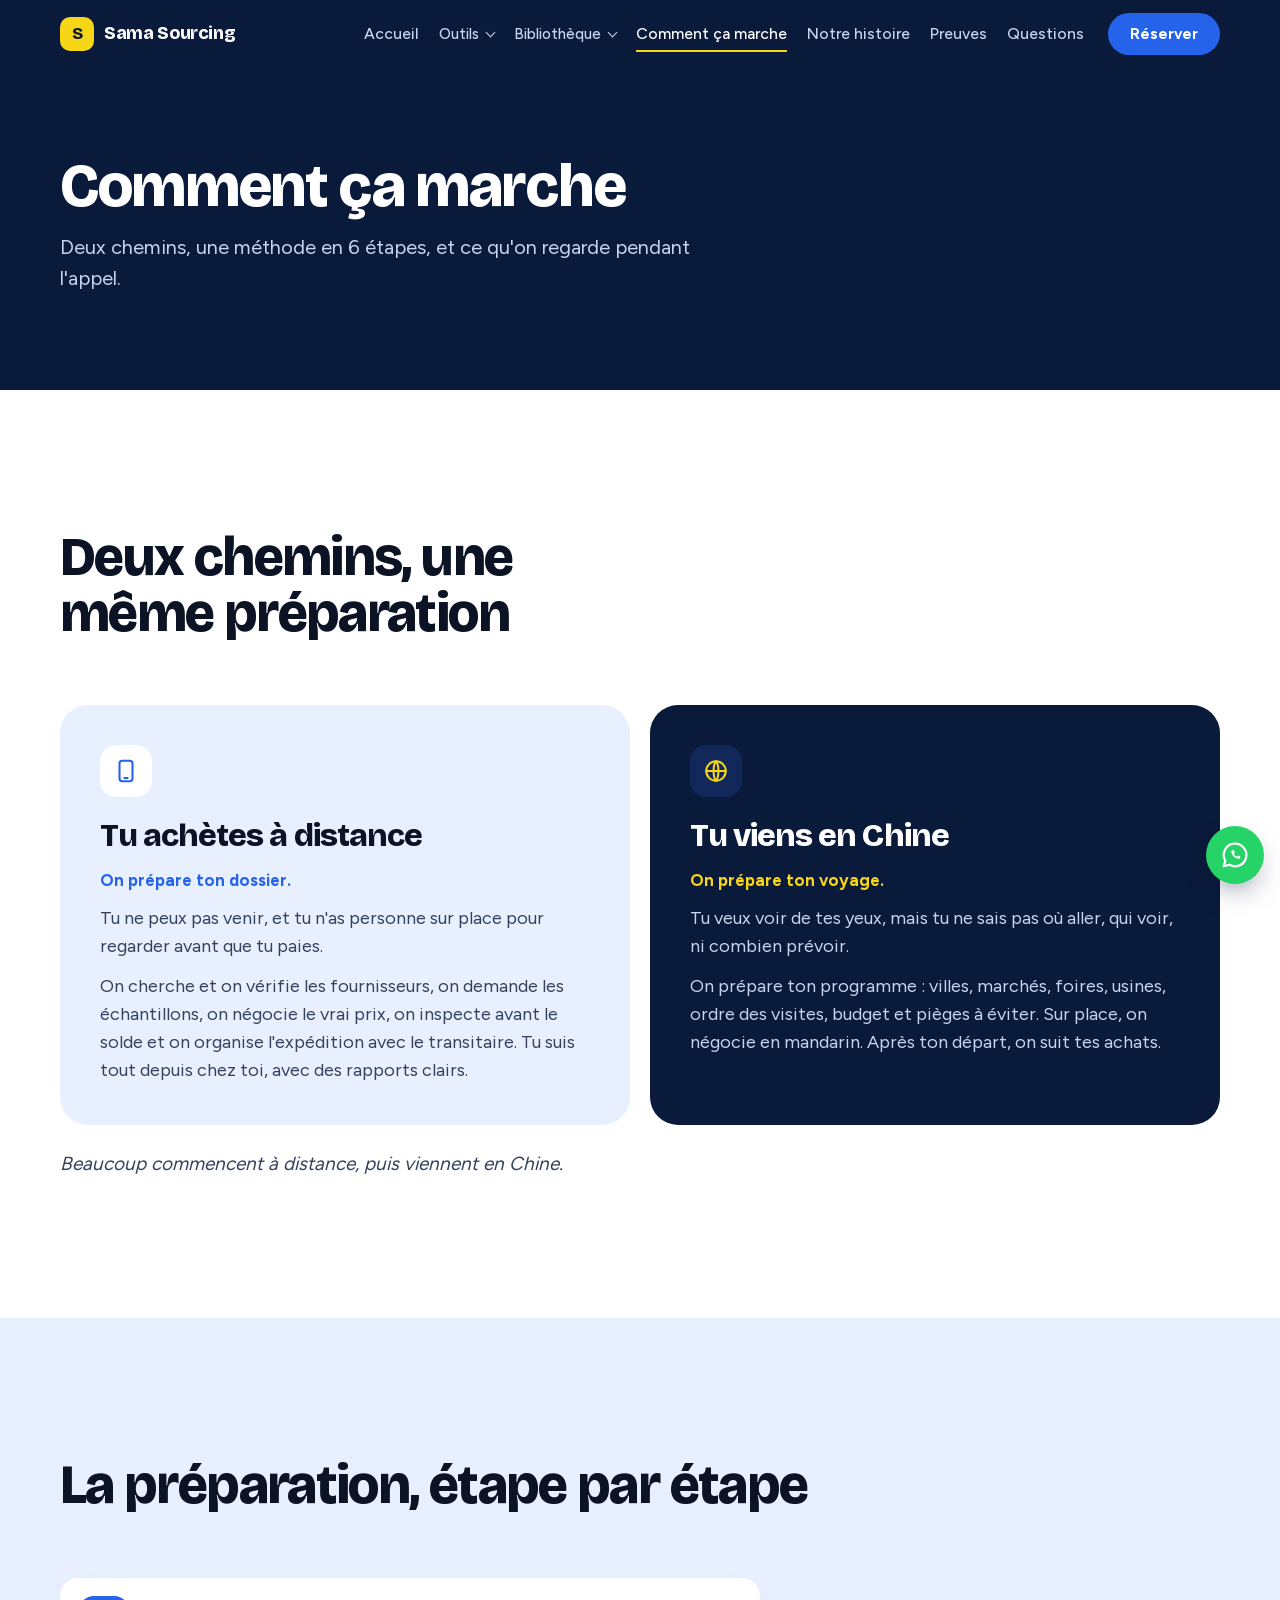
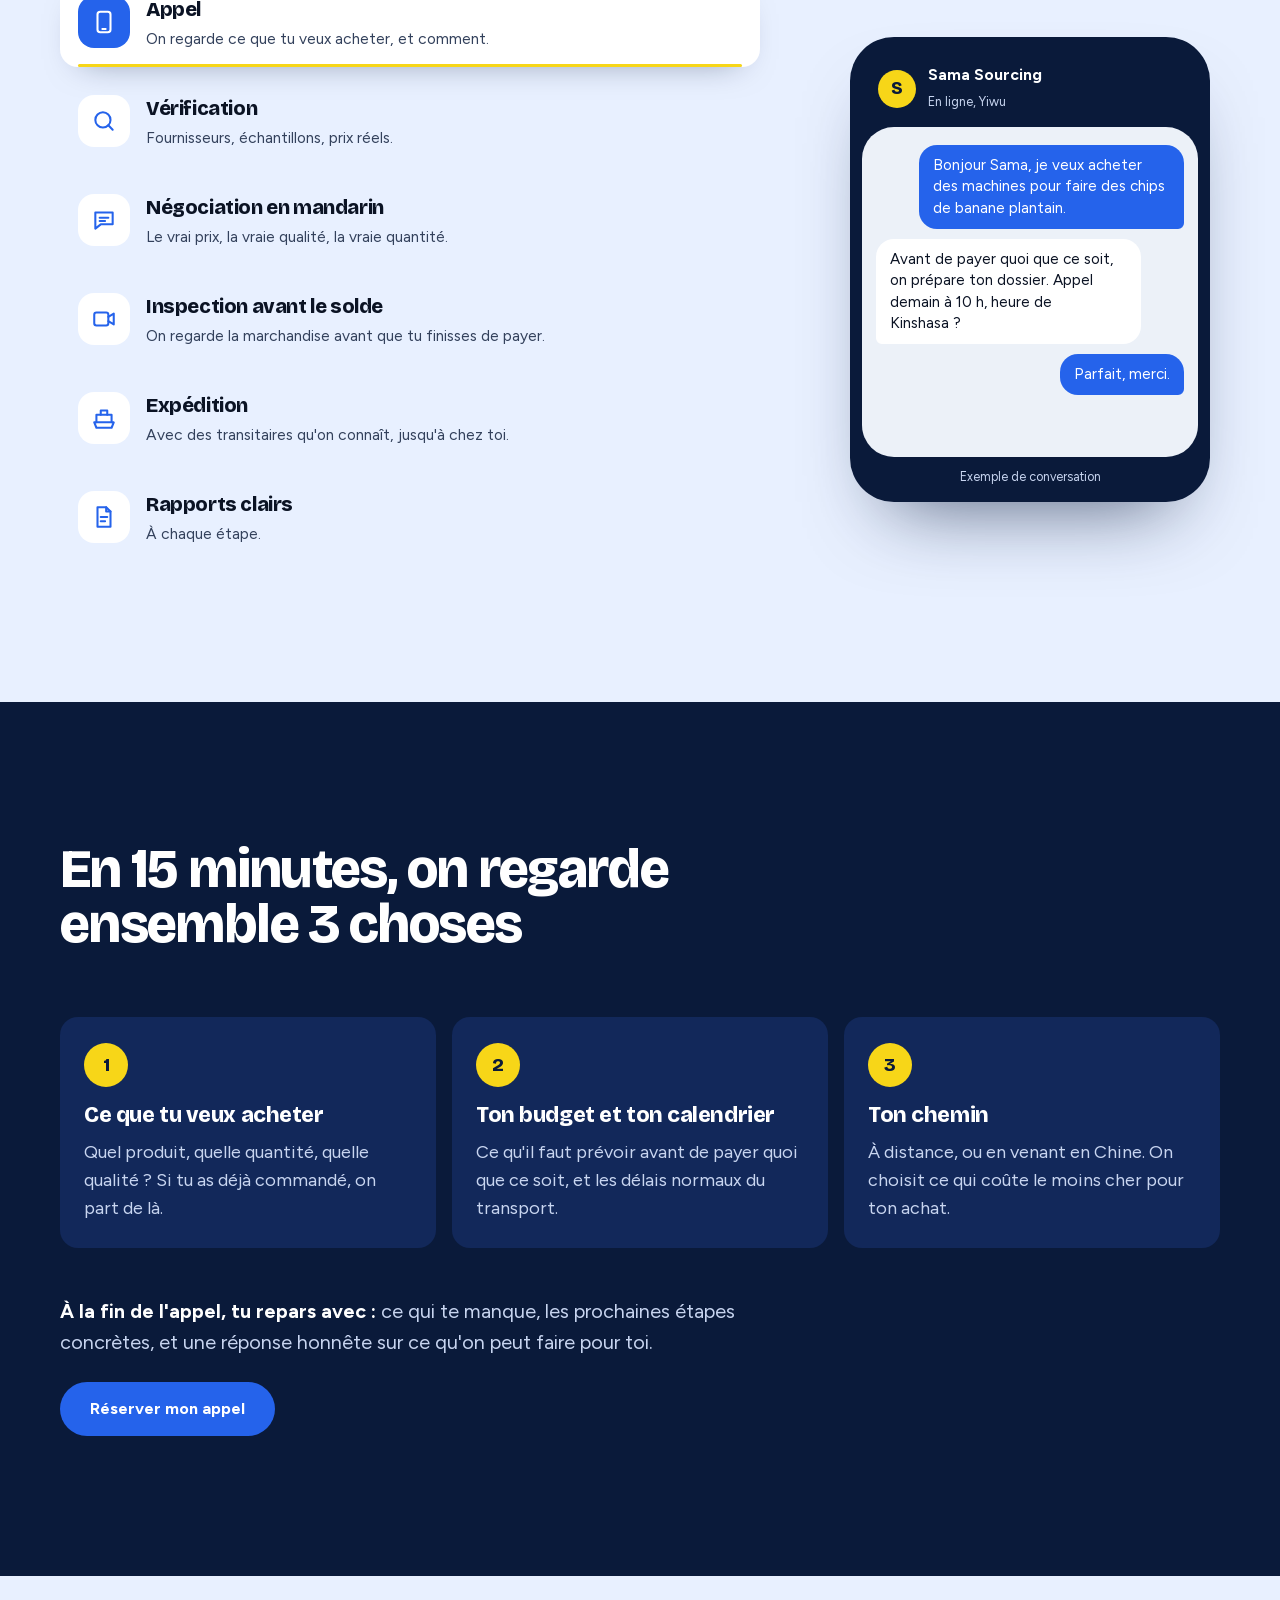
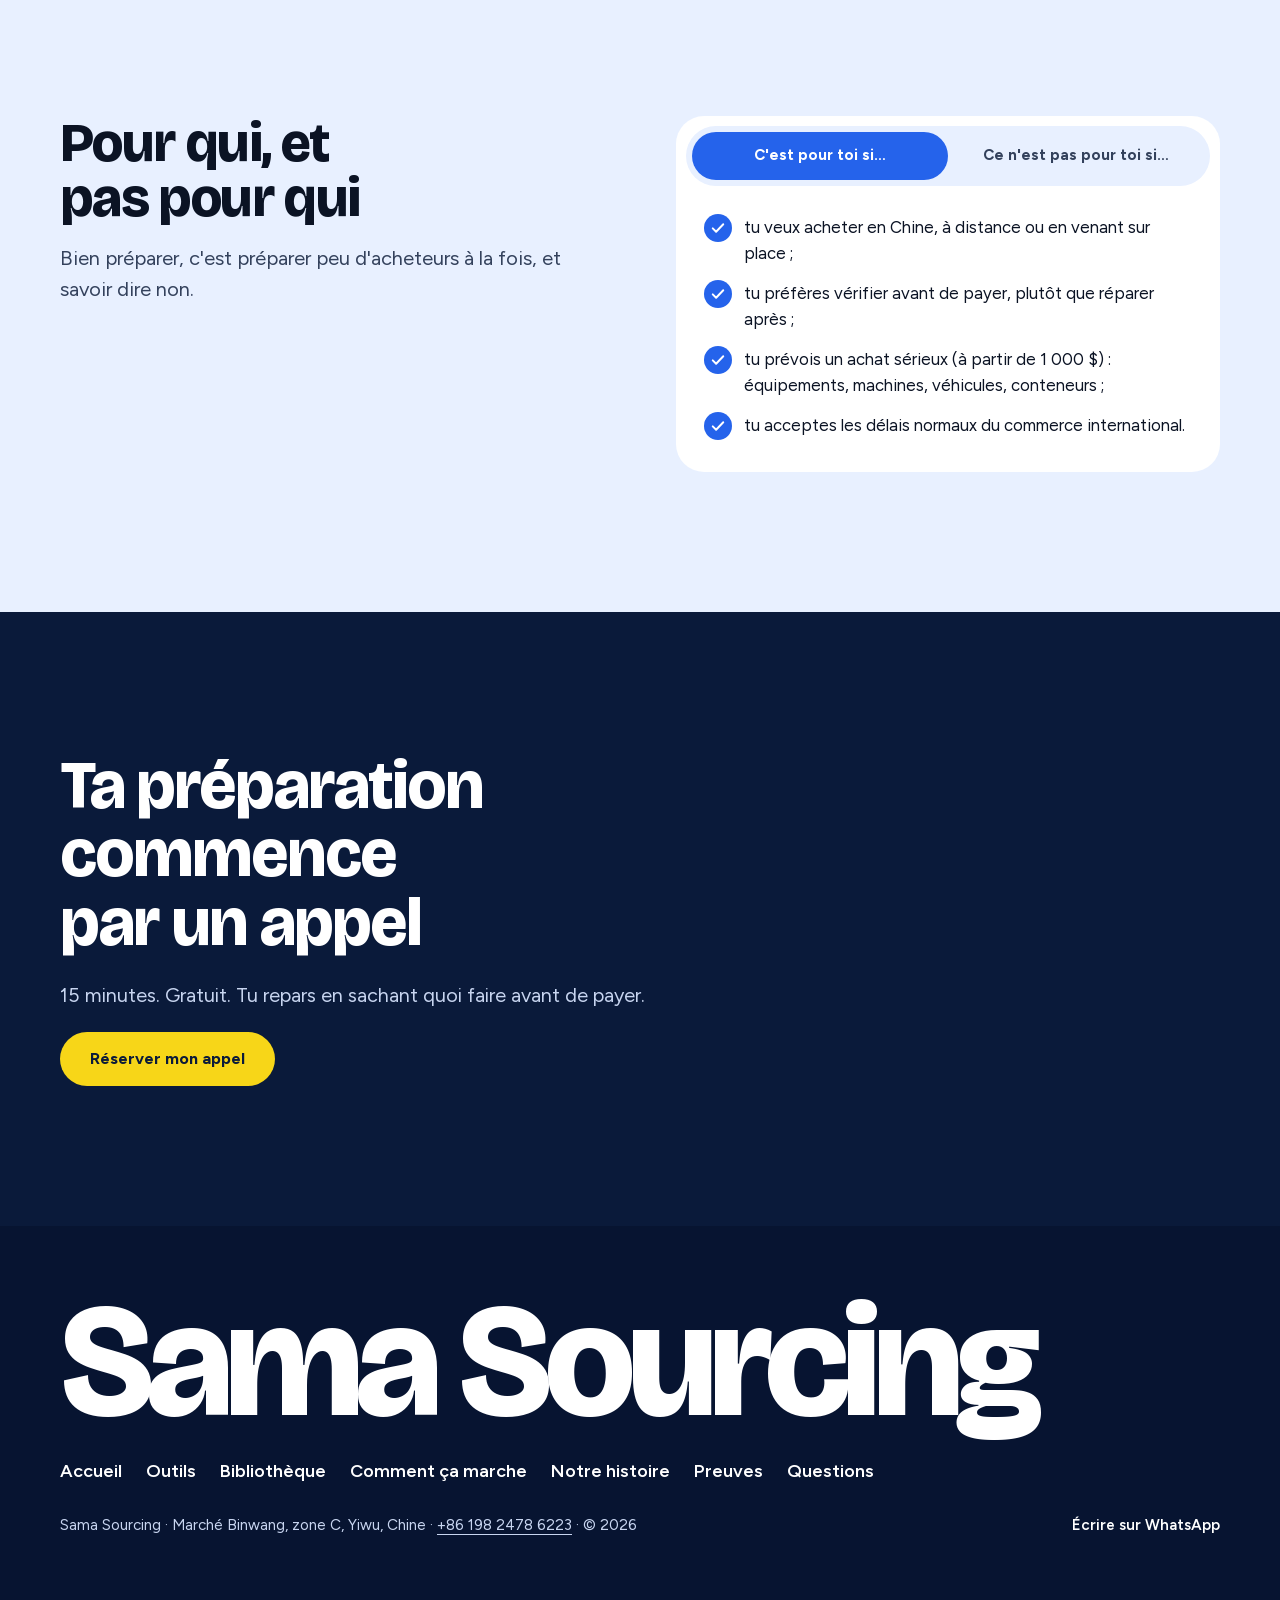
<file: comment-ca-marche.html>
<!doctype html>
<html lang="fr">
<head>
  <meta charset="utf-8">
  <meta name="viewport" content="width=device-width, initial-scale=1, viewport-fit=cover">
  <meta name="color-scheme" content="only light">
  <title>Comment on prépare ton achat en Chine · Sama Sourcing</title>
  <meta name="description" content="Achat à distance ou voyage en Chine : la méthode en 6 étapes, ce qu'on vérifie avant que tu paies, et ce qu'on regarde pendant l'appel de 15 minutes.">
  <meta name="robots" content="index, follow, max-snippet:-1, max-image-preview:large, max-video-preview:-1">
  <link rel="canonical" href="https://samasourcing.site/comment-ca-marche.html">
  <link rel="alternate" hreflang="fr" href="https://samasourcing.site/comment-ca-marche.html">
  <link rel="alternate" hreflang="x-default" href="https://samasourcing.site/comment-ca-marche.html">

  <!-- Sécurité : aucune ressource externe, aucun script tiers, aucun formulaire distant. -->
  <meta http-equiv="Content-Security-Policy" content="default-src 'self'; base-uri 'none'; object-src 'none'; script-src 'self'; style-src 'self' 'unsafe-inline'; img-src 'self' data:; font-src 'self'; connect-src 'self'; form-action 'none'; manifest-src 'self'">
  <meta name="referrer" content="strict-origin-when-cross-origin">

  <meta property="og:type" content="website">
  <meta property="og:locale" content="fr_FR">
  <meta property="og:site_name" content="Sama Sourcing">
  <meta property="og:url" content="https://samasourcing.site/comment-ca-marche.html">
  <meta property="og:title" content="Comment on prépare ton achat en Chine, étape par étape">
  <meta property="og:description" content="Deux chemins (à distance ou sur place), une méthode en 6 étapes : appel, vérification, négociation en mandarin, inspection, expédition, rapports.">
  <meta property="og:image" content="https://samasourcing.site/assets/img/og.jpg">
  <meta property="og:image:width" content="1200">
  <meta property="og:image:height" content="630">
  <meta property="og:image:alt" content="La méthode Sama Sourcing en 6 étapes, de l'appel à l'expédition">
  <meta property="og:image:type" content="image/jpeg">
  <meta name="twitter:card" content="summary_large_image">
  <meta name="twitter:title" content="Comment on prépare ton achat en Chine, étape par étape">
  <meta name="twitter:description" content="Deux chemins (à distance ou sur place), une méthode en 6 étapes : appel, vérification, négociation en mandarin, inspection, expédition, rapports.">
  <meta name="twitter:image" content="https://samasourcing.site/assets/img/og.jpg">
  <meta name="twitter:image:alt" content="La méthode Sama Sourcing en 6 étapes, de l'appel à l'expédition">
  <meta name="theme-color" content="#0A1A3A">

  <link rel="icon" href="assets/img/favicon.svg" type="image/svg+xml">
  <link rel="icon" href="assets/img/favicon-32.png" sizes="32x32" type="image/png">
  <link rel="apple-touch-icon" href="assets/img/apple-touch-icon.png">
  <link rel="manifest" href="manifest.webmanifest">
  <link rel="stylesheet" href="assets/fonts/fonts.css">
  <link rel="stylesheet" href="assets/css/style.css?v=25">

  <script type="application/ld+json">
{
 "@context": "https://schema.org",
 "@graph": [
  {
   "@type": "Organization",
   "@id": "https://samasourcing.site/#organization",
   "name": "Sama Sourcing",
   "alternateName": "Sama Sourcing Chine",
   "url": "https://samasourcing.site/",
   "logo": "https://samasourcing.site/assets/img/favicon-32.png",
   "image": "https://samasourcing.site/assets/img/og.jpg",
   "description": "Sama Sourcing prépare les acheteurs africains avant qu'ils paient ou qu'ils voyagent en Chine : vérification des fournisseurs, échantillons, négociation en mandarin, inspection avant le solde, expédition.",
   "foundingDate": "2026",
   "address": {
    "@type": "PostalAddress",
    "streetAddress": "Marché Binwang, zone C, porte 3, 4e étage, n° 425-2",
    "addressLocality": "Yiwu",
    "addressRegion": "Zhejiang",
    "addressCountry": "CN"
   },
   "areaServed": [
    "CD",
    "CM",
    "CI",
    "NG",
    "SN",
    "CG",
    "GA",
    "BF",
    "ML",
    "TG",
    "BJ"
   ],
   "knowsLanguage": [
    "fr",
    "zh",
    "en"
   ],
   "contactPoint": {
    "@type": "ContactPoint",
    "contactType": "customer service",
    "telephone": "+8619824786223",
    "availableLanguage": [
     "fr",
     "zh",
     "en"
    ],
    "areaServed": "Afrique"
   }
  },
  {
   "@type": "WebSite",
   "@id": "https://samasourcing.site/#website",
   "url": "https://samasourcing.site/",
   "name": "Sama Sourcing",
   "inLanguage": "fr",
   "publisher": {
    "@id": "https://samasourcing.site/#organization"
   }
  },
  {
   "@type": "WebPage",
   "@id": "https://samasourcing.site/comment-ca-marche.html#webpage",
   "url": "https://samasourcing.site/comment-ca-marche.html",
   "name": "Comment on prépare ton achat en Chine",
   "description": "Méthode de préparation d'un achat en Chine : appel, vérification des fournisseurs, négociation, inspection avant solde, expédition, rapports.",
   "isPartOf": {
    "@id": "https://samasourcing.site/#website"
   },
   "inLanguage": "fr",
   "publisher": {
    "@id": "https://samasourcing.site/#organization"
   }
  },
  {
   "@type": "BreadcrumbList",
   "@id": "https://samasourcing.site/comment-ca-marche.html#breadcrumb",
   "itemListElement": [
    {
     "@type": "ListItem",
     "position": 1,
     "name": "Accueil",
     "item": "https://samasourcing.site/"
    },
    {
     "@type": "ListItem",
     "position": 2,
     "name": "Comment ça marche",
     "item": "https://samasourcing.site/comment-ca-marche.html"
    }
   ]
  },
  {
   "@type": "HowTo",
   "@id": "https://samasourcing.site/comment-ca-marche.html#howto",
   "name": "Préparer un achat en Chine avec Sama Sourcing",
   "description": "Les six étapes de la préparation, de l'appel découverte aux rapports de suivi.",
   "totalTime": "P4W",
   "inLanguage": "fr",
   "supply": [
    {
     "@type": "HowToSupply",
     "name": "Liste de produits, quantités et budget"
    },
    {
     "@type": "HowToSupply",
     "name": "Devis ou contact fournisseur, si tu en as un"
    }
   ],
   "step": [
    {
     "@type": "HowToStep",
     "position": 1,
     "name": "Appel découverte",
     "text": "15 minutes gratuites pour regarder ce que tu veux acheter, ton budget et ton calendrier."
    },
    {
     "@type": "HowToStep",
     "position": 2,
     "name": "Vérification",
     "text": "Recherche et vérification des fournisseurs, demande d'échantillons, prix réels comparés."
    },
    {
     "@type": "HowToStep",
     "position": 3,
     "name": "Négociation en mandarin",
     "text": "Négociation directe avec l'usine : prix, qualité, quantité, pièces de rechange incluses."
    },
    {
     "@type": "HowToStep",
     "position": 4,
     "name": "Inspection avant le solde",
     "text": "La marchandise est contrôlée et filmée avant que tu paies le solde."
    },
    {
     "@type": "HowToStep",
     "position": 5,
     "name": "Expédition",
     "text": "Organisation du transport avec des transitaires connus, jusqu'au port de destination et à ta boutique."
    },
    {
     "@type": "HowToStep",
     "position": 6,
     "name": "Rapports de suivi",
     "text": "Un point clair à chaque étape : documents, photos, prochaines dates."
    }
   ]
  }
 ]
}
  </script>
</head>
<body>
  <!-- Icônes : un seul trait, réutilisées partout. pathLength="1" permet de les "dessiner" à l'apparition. -->
  <svg width="0" height="0" style="position:absolute" aria-hidden="true" focusable="false">
    <defs>
      <symbol id="i-clock" viewBox="0 0 24 24"><circle cx="12" cy="12" r="9" pathLength="1"/><path class="i-hand" d="M12 7v5l3 2" pathLength="1"/></symbol>
      <symbol id="i-search" viewBox="0 0 24 24"><circle cx="11" cy="11" r="7" pathLength="1"/><path d="M20 20l-4-4" pathLength="1"/></symbol>
      <symbol id="i-wallet" viewBox="0 0 24 24"><path d="M3 7h15a3 3 0 0 1 3 3v7a3 3 0 0 1-3 3H6a3 3 0 0 1-3-3z" pathLength="1"/><path d="M3 7l12-4v4" pathLength="1"/><circle cx="16.5" cy="13.5" r="1" pathLength="1"/></symbol>
      <symbol id="i-globe" viewBox="0 0 24 24"><circle cx="12" cy="12" r="9" pathLength="1"/><path d="M3 12h18M12 3c3 3.5 3 14.5 0 18M12 3c-3 3.5-3 14.5 0 18" pathLength="1"/></symbol>
      <symbol id="i-phone" viewBox="0 0 24 24"><rect x="6" y="2.5" width="12" height="19" rx="2.5" pathLength="1"/><path d="M10.5 18.5h3" pathLength="1"/></symbol>
      <symbol id="i-doc" viewBox="0 0 24 24"><path d="M6 3h8l4 4v14H6z" pathLength="1"/><path d="M14 3v4h4M9 12h6M9 16h4" pathLength="1"/></symbol>
      <symbol id="i-video" viewBox="0 0 24 24"><rect x="3" y="6" width="13" height="12" rx="2" pathLength="1"/><path d="M16 10l5-3v10l-5-3" pathLength="1"/></symbol>
      <symbol id="i-ship" viewBox="0 0 24 24"><path d="M3 16l2 5h14l2-5z" pathLength="1"/><path d="M5 16V9h14v7" pathLength="1"/><path d="M9 9V5h6v4" pathLength="1"/></symbol>
      <symbol id="i-check" viewBox="0 0 24 24"><path d="M5 12.5l4.5 4.5L19 7" pathLength="1"/></symbol>
      <symbol id="i-x" viewBox="0 0 24 24"><path d="M7 7l10 10M17 7L7 17" pathLength="1"/></symbol>
      <symbol id="i-chat" viewBox="0 0 24 24"><path d="M4 5h16v11H9l-5 4z" pathLength="1"/><path d="M8 10h8M8 13h5" pathLength="1"/></symbol>
      <symbol id="i-briefcase" viewBox="0 0 24 24"><rect x="3" y="7" width="18" height="13" rx="2" pathLength="1"/><path d="M9 7V4h6v3M3 13h18" pathLength="1"/></symbol>
      <symbol id="i-ceiling" viewBox="0 0 24 24"><path d="M3 5h18" pathLength="1"/><path d="M12 20V9M8 13l4-4 4 4" pathLength="1"/></symbol>
      <symbol id="i-factory" viewBox="0 0 24 24"><path d="M3 20V10l6 4v-4l6 4V5h6v15z" pathLength="1"/><path d="M7 17h2M12 17h2M17 17h2" pathLength="1"/></symbol>
      <symbol id="i-layers" viewBox="0 0 24 24"><path d="M12 3l9 5-9 5-9-5z" pathLength="1"/><path d="M3 13l9 5 9-5" pathLength="1"/></symbol>
      <symbol id="i-pin" viewBox="0 0 24 24"><path d="M12 21s-7-6.2-7-12a7 7 0 0 1 14 0c0 5.8-7 12-7 12z" pathLength="1"/><circle cx="12" cy="9" r="2.5" pathLength="1"/></symbol>
      <symbol id="i-bulb" viewBox="0 0 24 24"><path d="M9 18h6M10 21h4" pathLength="1"/><path d="M12 3a6 6 0 0 0-3.5 10.9c.6.5 1 1.2 1 2V16h5v-.1c0-.8.4-1.5 1-2A6 6 0 0 0 12 3z" pathLength="1"/></symbol>
      <symbol id="i-download" viewBox="0 0 24 24"><path d="M12 4v11M7 10l5 5 5-5"/><path d="M5 20h14"/></symbol>
      <symbol id="i-plus" viewBox="0 0 24 24"><path d="M12 5v14M5 12h14"/></symbol>
      <symbol id="i-play" viewBox="0 0 24 24"><path d="M8 5l11 7-11 7z"/></symbol>
    </defs>
  </svg>

  <a class="skip-link" href="#contenu">Aller au contenu</a>

  <header class="site-header">
    <div class="wrap header-inner">
      <a class="brand" href="index.html"><span class="brand-mark" aria-hidden="true">S</span>Sama Sourcing</a>
                        <nav class="nav" id="menu" aria-label="Menu principal">
          <a href="index.html">Accueil</a>
        <div class="nav-tools" data-nav-tools>
          <button class="nav-tools-btn" type="button" aria-expanded="false" aria-controls="nav-tools-menu" aria-haspopup="true">
            Outils<span class="nav-tools-caret" aria-hidden="true"></span>
          </button>
          <div class="nav-tools-menu" id="nav-tools-menu" hidden>
            <a href="calculatrice.html"><span class="nt-title">Vrai prix d’une pièce</span><span class="nt-desc">Ce que ta pièce te coûte vraiment</span></a>
            <a href="calcul-transport.html"><span class="nt-title">Transport &amp; CBM</span><span class="nt-desc">Le fret que le transitaire va facturer</span></a>
            <a href="marches.html"><span class="nt-title">Marchés &amp; taxi</span><span class="nt-desc">29 adresses en chinois, à montrer au chauffeur</span></a>
            <a class="nav-tools-all" href="outils.html">Tous les outils</a>
          </div>
        </div>
        <div class="nav-tools" data-nav-tools>
          <button class="nav-tools-btn" type="button" aria-expanded="false" aria-controls="nav-bib-menu" aria-haspopup="true">
            Bibliothèque<span class="nav-tools-caret" aria-hidden="true"></span>
          </button>
          <div class="nav-tools-menu" id="nav-bib-menu" hidden>
            <a href="score-de-preparation.html"><span class="nt-title">Le test</span><span class="nt-desc">12 questions, un score sur 10</span></a>
            <a href="documents.html"><span class="nt-title">Documents</span><span class="nt-desc">Guides et PDF à télécharger</span></a>
            <a class="nav-tools-all" href="bibliotheque.html">Toute la bibliothèque</a>
          </div>
        </div>
          <a href="comment-ca-marche.html" aria-current="page">Comment ça marche</a>
          <a href="mon-histoire.html">Notre histoire</a>
          <a href="preuves.html">Preuves</a>
          <a href="questions.html">Questions</a>
      </nav>
      <a class="btn btn-small" href="https://calendly.com/samasourcing/appel-decouverte" target="_blank" rel="noopener" data-sama="calendly">Réserver<span class="visually-hidden"> mon appel (nouvel onglet)</span></a>
      <button class="nav-toggle" type="button" aria-expanded="false" aria-controls="menu"><span class="visually-hidden">Ouvrir le menu</span><span class="nav-toggle-bars" aria-hidden="true"></span></button>
    </div>
  </header>

  <main id="contenu">

    <section class="page-hero" aria-labelledby="t-page">
      <div class="wrap">
        <h1 id="t-page">Comment ça marche</h1>
        <p>Deux chemins, une méthode en 6 étapes, et ce qu'on regarde pendant l'appel.</p>
      </div>
    </section>

    <!-- 6. Deux façons de travailler ensemble -->
    <section class="section" aria-labelledby="t-facons">
      <div class="wrap">
        <div class="section-head" data-reveal>
          <h2 id="t-facons">Deux chemins, une même préparation</h2>
        </div>
        <div class="ways">
          <article class="way way-home" data-reveal>
            <span class="flip-icon"><svg aria-hidden="true"><use href="#i-phone"/></svg></span>
            <h3>Tu achètes à distance</h3>
            <p class="way-kind">On prépare ton dossier.</p>
            <p>Tu ne peux pas venir, et tu n'as personne sur place pour regarder avant que tu paies.</p>
            <p>On cherche et on vérifie les fournisseurs, on demande les échantillons, on négocie le vrai prix, on inspecte avant le solde et on organise l'expédition avec le transitaire. Tu suis tout depuis chez toi, avec des rapports clairs.</p>
          </article>
          <article class="way way-trip" data-reveal>
            <span class="flip-icon"><svg aria-hidden="true"><use href="#i-globe"/></svg></span>
            <h3>Tu viens en Chine</h3>
            <p class="way-kind">On prépare ton voyage.</p>
            <p>Tu veux voir de tes yeux, mais tu ne sais pas où aller, qui voir, ni combien prévoir.</p>
            <p>On prépare ton programme&nbsp;: villes, marchés, foires, usines, ordre des visites, budget et pièges à éviter. Sur place, on négocie en mandarin. Après ton départ, on suit tes achats.</p>
          </article>
        </div>
        <p class="ways-note" data-reveal>Beaucoup commencent à distance, puis viennent en Chine.</p>
      </div>
    </section>

    <!-- 7. La méthode : étapes + téléphone -->
    <section class="section tracker-section" id="methode" aria-labelledby="t-methode">
      <div class="wrap">
        <div class="section-head" data-reveal>
          <h2 id="t-methode">La préparation, étape par étape</h2>
        </div>

        <div class="tracker" data-tracker>
          <ol class="stepper" role="tablist" aria-label="Les étapes de la méthode">
            <li role="presentation">
              <button class="step" type="button" role="tab" id="tab-1" aria-controls="msg-1" aria-selected="true">
                <span class="step-dot"><svg aria-hidden="true"><use href="#i-phone"/></svg></span>
                <span class="step-text"><b>Appel</b><span>On regarde ce que tu veux acheter, et comment.</span></span>
                <span class="step-bar" aria-hidden="true"><i></i></span>
              </button>
            </li>
            <li role="presentation">
              <button class="step" type="button" role="tab" id="tab-2" aria-controls="msg-2" aria-selected="false" tabindex="-1">
                <span class="step-dot"><svg aria-hidden="true"><use href="#i-search"/></svg></span>
                <span class="step-text"><b>Vérification</b><span>Fournisseurs, échantillons, prix réels.</span></span>
                <span class="step-bar" aria-hidden="true"><i></i></span>
              </button>
            </li>
            <li role="presentation">
              <button class="step" type="button" role="tab" id="tab-3" aria-controls="msg-3" aria-selected="false" tabindex="-1">
                <span class="step-dot"><svg aria-hidden="true"><use href="#i-chat"/></svg></span>
                <span class="step-text"><b>Négociation en mandarin</b><span>Le vrai prix, la vraie qualité, la vraie quantité.</span></span>
                <span class="step-bar" aria-hidden="true"><i></i></span>
              </button>
            </li>
            <li role="presentation">
              <button class="step" type="button" role="tab" id="tab-4" aria-controls="msg-4" aria-selected="false" tabindex="-1">
                <span class="step-dot"><svg aria-hidden="true"><use href="#i-video"/></svg></span>
                <span class="step-text"><b>Inspection avant le solde</b><span>On regarde la marchandise avant que tu finisses de payer.</span></span>
                <span class="step-bar" aria-hidden="true"><i></i></span>
              </button>
            </li>
            <li role="presentation">
              <button class="step" type="button" role="tab" id="tab-5" aria-controls="msg-5" aria-selected="false" tabindex="-1">
                <span class="step-dot"><svg aria-hidden="true"><use href="#i-ship"/></svg></span>
                <span class="step-text"><b>Expédition</b><span>Avec des transitaires qu'on connaît, jusqu'à chez toi.</span></span>
                <span class="step-bar" aria-hidden="true"><i></i></span>
              </button>
            </li>
            <li role="presentation">
              <button class="step" type="button" role="tab" id="tab-6" aria-controls="msg-6" aria-selected="false" tabindex="-1">
                <span class="step-dot"><svg aria-hidden="true"><use href="#i-doc"/></svg></span>
                <span class="step-text"><b>Rapports clairs</b><span>À chaque étape.</span></span>
                <span class="step-bar" aria-hidden="true"><i></i></span>
              </button>
            </li>
          </ol>

          <div class="phone" aria-label="Exemple de conversation WhatsApp avec Sama">
            <div class="phone-top">
              <span class="phone-avatar" aria-hidden="true">S</span>
              <span><b>Sama Sourcing</b><small>En ligne, Yiwu</small></span>
            </div>
            <div class="phone-screen">
              <div class="chat" id="msg-1" role="tabpanel" aria-labelledby="tab-1">
                <p class="bubble bubble-in">Bonjour Sama, je veux acheter des machines pour faire des chips de banane plantain.</p>
                <p class="bubble bubble-out">Avant de payer quoi que ce soit, on prépare ton dossier. Appel demain à 10 h, heure de Kinshasa&nbsp;?</p>
                <p class="bubble bubble-in">Parfait, merci.</p>
              </div>
              <div class="chat" id="msg-2" role="tabpanel" aria-labelledby="tab-2" hidden>
                <p class="bubble bubble-out">On a visité 3 fabricants cette semaine.</p>
                <p class="bubble bubble-out bubble-file"><svg aria-hidden="true"><use href="#i-doc"/></svg><span><b>Comparatif_fournisseurs.pdf</b><small>Prix, capacités, photos réelles</small></span></p>
                <p class="bubble bubble-in">Je prends l'option 2.</p>
              </div>
              <div class="chat" id="msg-3" role="tabpanel" aria-labelledby="tab-3" hidden>
                <p class="bubble bubble-out">On a négocié en mandarin avec l'usine&nbsp;: les pièces de rechange sont incluses.</p>
                <p class="bubble bubble-in">Super, je valide la commande.</p>
              </div>
              <div class="chat" id="msg-4" role="tabpanel" aria-labelledby="tab-4" hidden>
                <p class="bubble bubble-out">La machine est arrivée au bureau. Voici la vidéo de contrôle.</p>
                <p class="bubble bubble-out bubble-video"><span class="video-thumb"><svg aria-hidden="true"><use href="#i-play"/></svg></span><small>Vidéo de contrôle</small></p>
                <p class="bubble bubble-in">C'est bon pour moi.</p>
              </div>
              <div class="chat" id="msg-5" role="tabpanel" aria-labelledby="tab-5" hidden>
                <p class="bubble bubble-out">Conteneur chargé. Départ vers Matadi.</p>
                <p class="bubble bubble-out bubble-file"><svg aria-hidden="true"><use href="#i-ship"/></svg><span><b>Documents d'expédition</b><small>Envoyés au transitaire</small></span></p>
                <p class="bubble bubble-in">Merci Sama.</p>
              </div>
              <div class="chat" id="msg-6" role="tabpanel" aria-labelledby="tab-6" hidden>
                <p class="bubble bubble-out">Voici le point de la semaine.</p>
                <p class="bubble bubble-out bubble-file"><svg aria-hidden="true"><use href="#i-doc"/></svg><span><b>Rapport_suivi.pdf</b><small>Étapes, photos, prochaines dates</small></span></p>
                <p class="bubble bubble-in">Top, merci pour le suivi.</p>
              </div>
            </div>
            <p class="phone-note">Exemple de conversation</p>
          </div>
        </div>
      </div>
    </section>

    <!-- 5. Pendant l'appel : bouton -->
    <section class="section call" id="appel" aria-labelledby="t-appel">
      <div class="wrap">
        <div class="section-head" data-reveal>
          <h2 id="t-appel">En 15 minutes, on regarde ensemble 3 choses</h2>
        </div>
        <ol class="call-list">
          <li data-reveal><span class="call-num" aria-hidden="true">1</span><h3>Ce que tu veux acheter</h3><p>Quel produit, quelle quantité, quelle qualité&nbsp;? Si tu as déjà commandé, on part de là.</p></li>
          <li data-reveal><span class="call-num" aria-hidden="true">2</span><h3>Ton budget et ton calendrier</h3><p>Ce qu'il faut prévoir avant de payer quoi que ce soit, et les délais normaux du transport.</p></li>
          <li data-reveal><span class="call-num" aria-hidden="true">3</span><h3>Ton chemin</h3><p>À distance, ou en venant en Chine. On choisit ce qui coûte le moins cher pour ton achat.</p></li>
        </ol>
        <div class="call-out" data-reveal>
          <p><b>À la fin de l'appel, tu repars avec&nbsp;:</b> ce qui te manque, les prochaines étapes concrètes, et une réponse honnête sur ce qu'on peut faire pour toi.</p>
          <a class="btn btn-primary" href="https://calendly.com/samasourcing/appel-decouverte" target="_blank" rel="noopener" data-sama="calendly">Réserver mon appel</a>
        </div>
      </div>
    </section>

    <!-- 9. Pour qui, et pas pour qui -->
    <section class="section fit-section" aria-labelledby="t-pourqui">
      <div class="wrap fit-grid">
        <div data-reveal>
          <h2 id="t-pourqui">Pour qui, et pas pour qui</h2>
          <p class="sub">Bien préparer, c'est préparer peu d'acheteurs à la fois, et savoir dire non.</p>
        </div>
        <div class="fit" data-fit data-reveal>
          <div class="fit-toggle" role="tablist" aria-label="Pour qui est cet appel">
            <button type="button" role="tab" id="fit-yes-tab" aria-controls="fit-yes" aria-selected="true">C'est pour toi si…</button>
            <button type="button" role="tab" id="fit-no-tab" aria-controls="fit-no" aria-selected="false" tabindex="-1">Ce n'est pas pour toi si…</button>
            <span class="fit-thumb" aria-hidden="true"></span>
          </div>
          <ul class="fit-list fit-list-yes" id="fit-yes" role="tabpanel" aria-labelledby="fit-yes-tab">
            <li><svg aria-hidden="true"><use href="#i-check"/></svg>tu veux acheter en Chine, à distance ou en venant sur place&nbsp;;</li>
            <li><svg aria-hidden="true"><use href="#i-check"/></svg>tu préfères vérifier avant de payer, plutôt que réparer après&nbsp;;</li>
            <!-- [À CONFIRMER] budget minimum : 1 000 $ -->
            <li><svg aria-hidden="true"><use href="#i-check"/></svg>tu prévois un achat sérieux (à partir de 1&nbsp;000&nbsp;$)&nbsp;: équipements, machines, véhicules, conteneurs&nbsp;;</li>
            <li><svg aria-hidden="true"><use href="#i-check"/></svg>tu acceptes les délais normaux du commerce international.</li>
          </ul>
          <ul class="fit-list fit-list-no" id="fit-no" role="tabpanel" aria-labelledby="fit-no-tab" hidden>
            <li><svg aria-hidden="true"><use href="#i-x"/></svg>tu cherches seulement le moins cher, à n'importe quel prix&nbsp;;</li>
            <li><svg aria-hidden="true"><use href="#i-x"/></svg>tu veux juste faire valider un panier en ligne&nbsp;;</li>
            <li><svg aria-hidden="true"><use href="#i-x"/></svg>tu cherches de l'argent rapide.</li>
          </ul>
        </div>
      </div>
    </section>

    <!-- Appel final -->
    <section class="final" id="final" aria-labelledby="t-final">
      <div class="wrap final-inner">
        <h2 id="t-final">Ta préparation commence par un appel</h2>
        <p>15 minutes. Gratuit. Tu repars en sachant quoi faire avant de payer.</p>
        <a class="btn btn-yellow" href="https://calendly.com/samasourcing/appel-decouverte" target="_blank" rel="noopener" data-sama="calendly">Réserver mon appel</a>
      </div>
    </section>
  </main>

  <!-- Pied de page -->
  <footer class="site-footer">
    <div class="wrap">
      <p class="footer-name">Sama Sourcing</p>
                        <ul class="footer-nav" aria-label="Pages">
          <li><a href="index.html">Accueil</a></li>
          <li><a href="outils.html">Outils</a></li>
          <li><a href="bibliotheque.html">Bibliothèque</a></li>
          <li><a href="comment-ca-marche.html" aria-current="page">Comment ça marche</a></li>
          <li><a href="mon-histoire.html">Notre histoire</a></li>
          <li><a href="preuves.html">Preuves</a></li>
          <li><a href="questions.html">Questions</a></li>
      </ul>
            <div class="footer-row">
        <p>Sama Sourcing · Marché Binwang, zone C, Yiwu, Chine · <a href="tel:+8619824786223" data-sama="phone-href">+86 198 2478 6223</a> · © <span data-sama-year>2026</span></p>
        <ul class="social" data-social-list aria-label="Nous écrire">
          <li><a href="https://wa.me/8619824786223?text=Bonjour%20Sama%20Sourcing%2C%20je%20veux%20pr%C3%A9parer%20un%20achat%20en%20Chine." target="_blank" rel="noopener" data-sama="wa">Écrire sur WhatsApp</a></li>
        </ul>
      </div>
    </div>
  </footer>

  <!-- Barre d'action mobile -->
  <div class="sticky-cta" id="sticky-cta" aria-hidden="true">
    <a class="btn btn-primary" href="https://calendly.com/samasourcing/appel-decouverte" target="_blank" rel="noopener" data-sama="calendly" tabindex="-1">Réserver mon appel<span class="visually-hidden"> (nouvel onglet)</span></a>
  </div>

  <!-- Bouton WhatsApp flottant -->
  <a class="wa-float" href="https://wa.me/8619824786223?text=Bonjour%20Sama%20Sourcing%2C%20je%20veux%20pr%C3%A9parer%20un%20achat%20en%20Chine." target="_blank" rel="noopener" data-sama="wa">
    <svg viewBox="0 0 24 24" aria-hidden="true"><path d="M12 3a9 9 0 0 0-7.8 13.5L3 21l4.6-1.2A9 9 0 1 0 12 3z"/><path d="M9 8.5c0 3.5 3 6.5 6.5 6.5l1-1.6-2-1-1 .9c-1-.4-2-1.4-2.4-2.4l.9-1-1-2z"/></svg>
    <span class="visually-hidden">Écrire à Sama Sourcing sur WhatsApp (nouvel onglet)</span>
  </a>

  <script src="assets/js/config.js?v=1" defer></script>
  <script src="assets/js/main.js?v=11" defer></script>
</body>
</html>
</file>
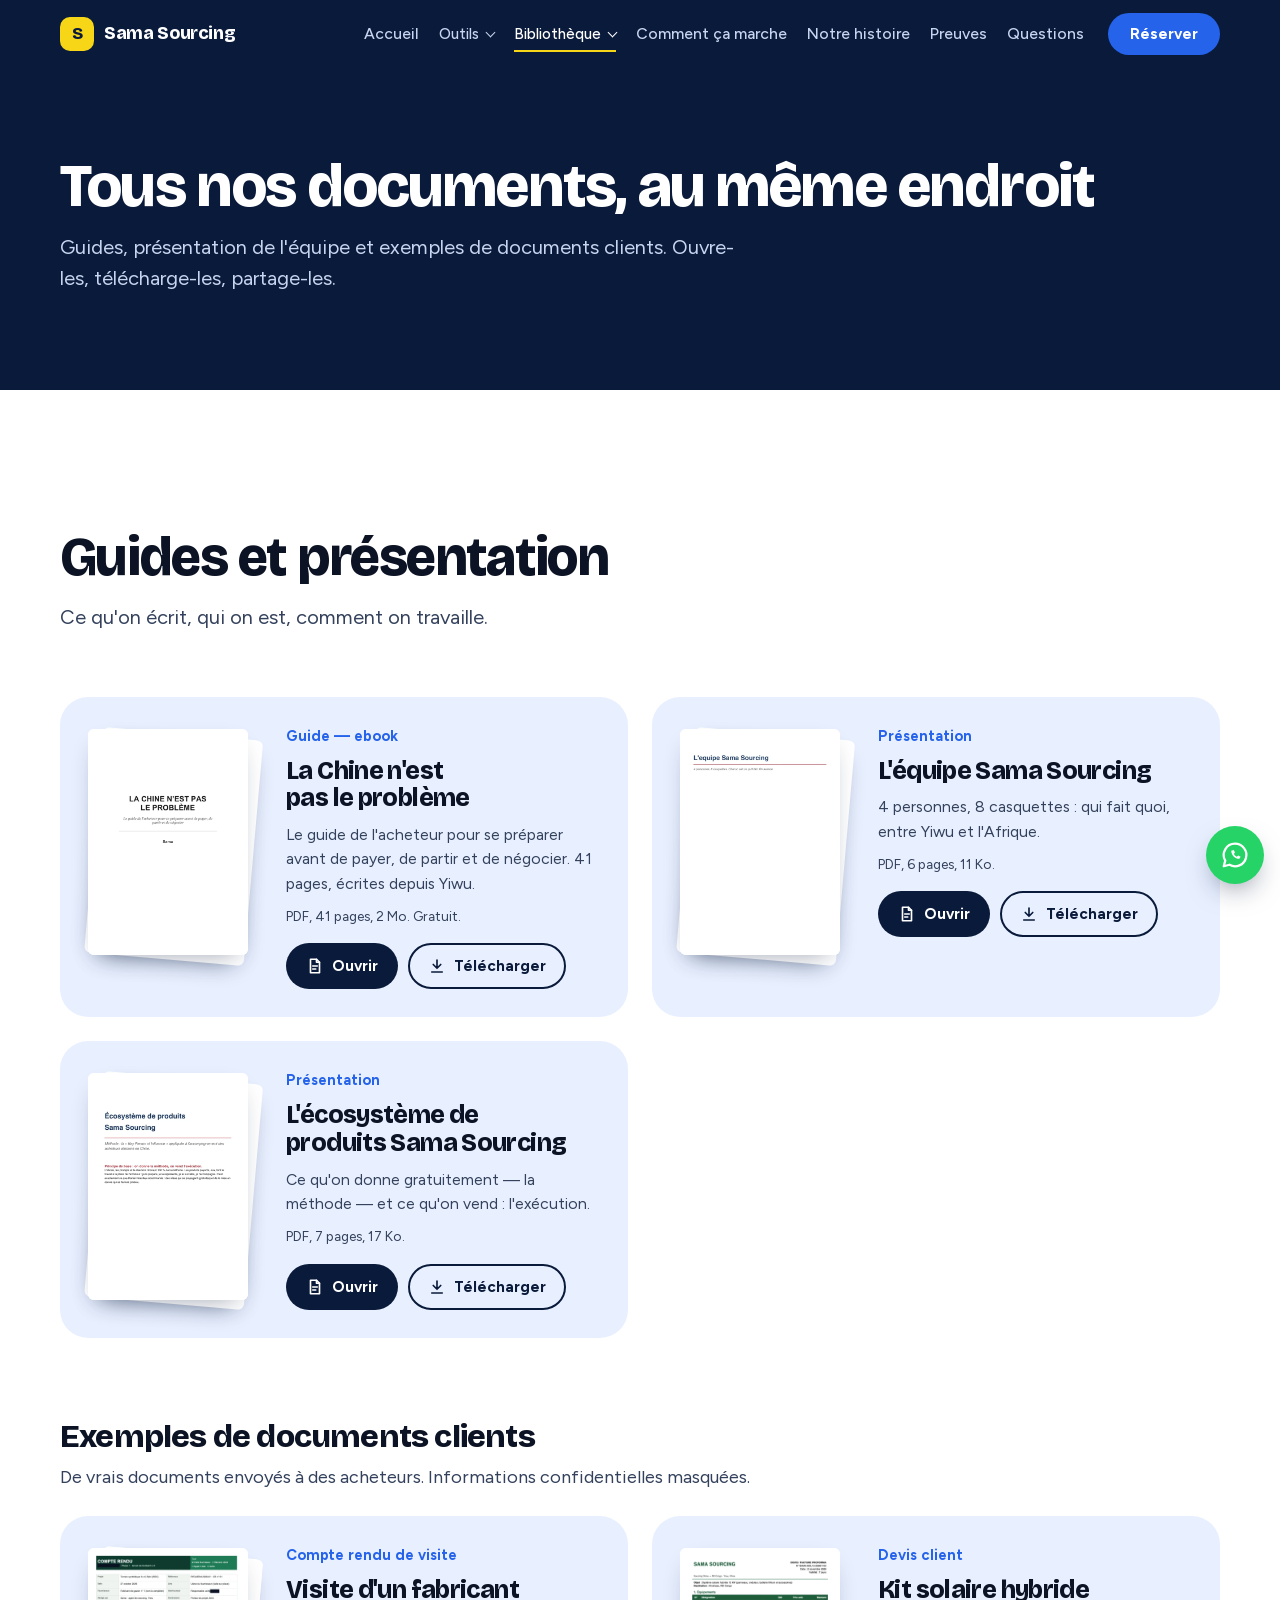
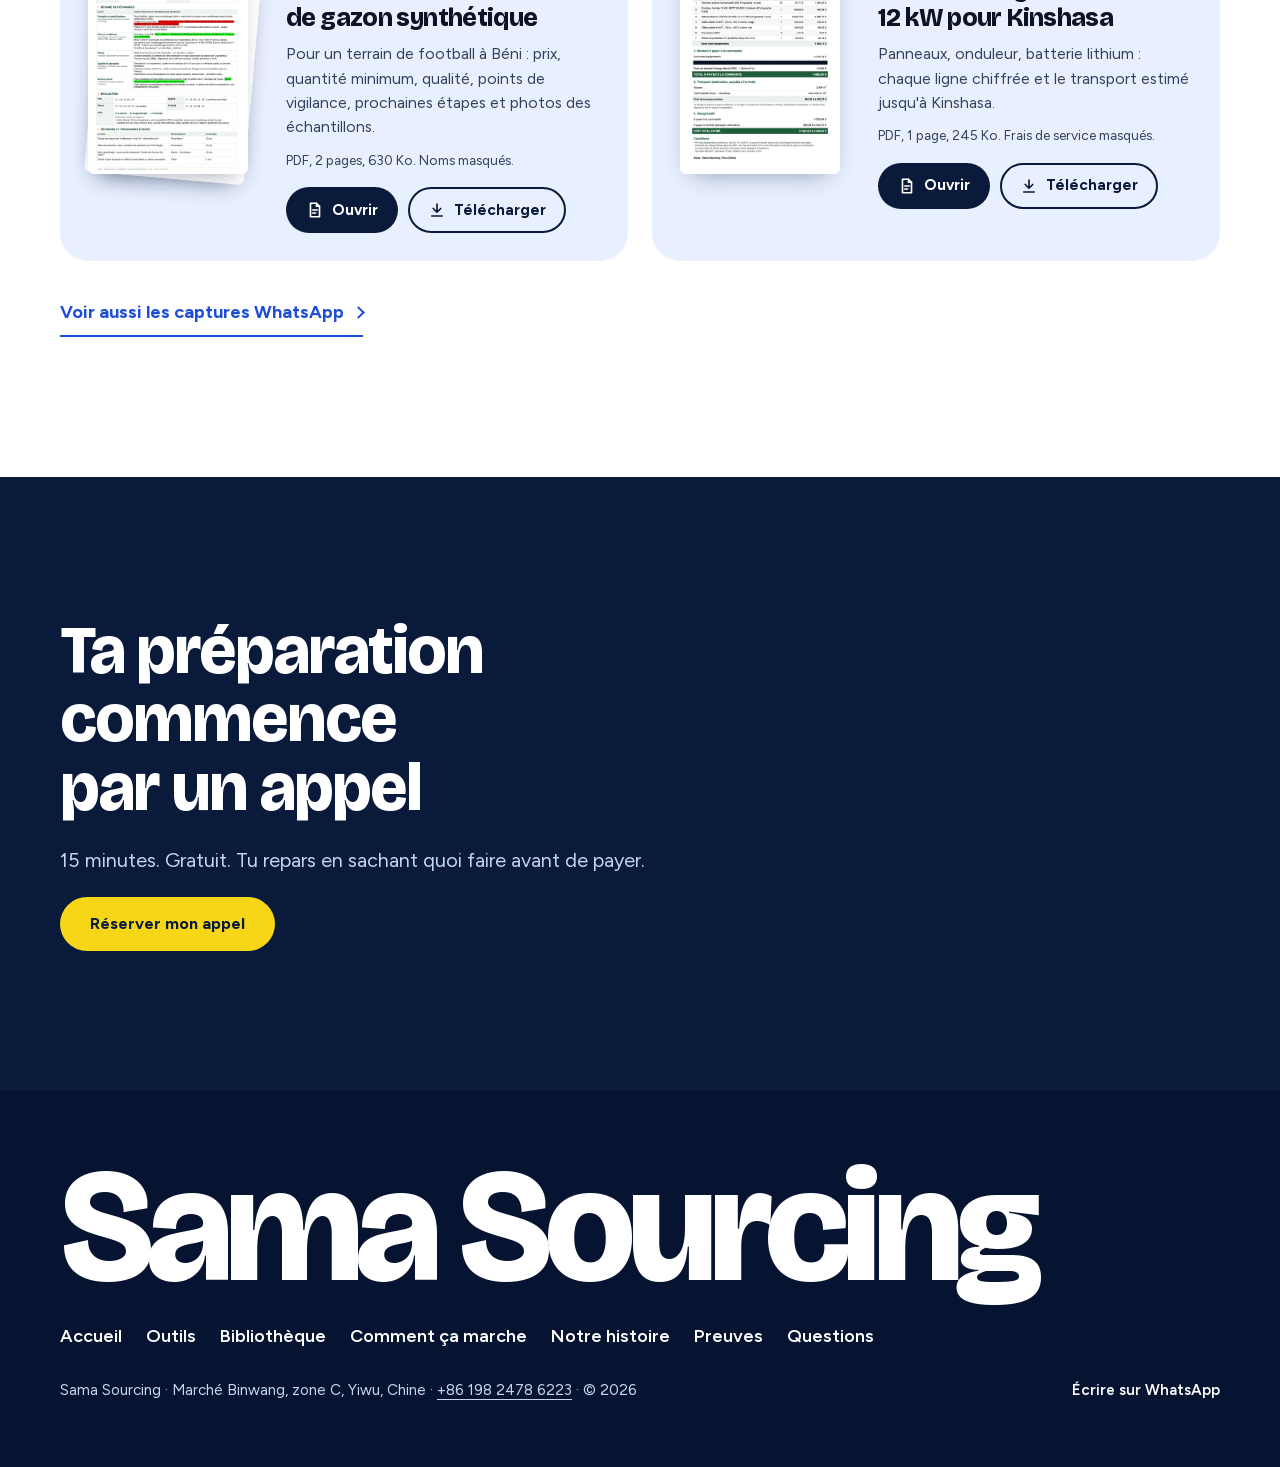
<file: documents.html>
<!doctype html>
<html lang="fr">
<head>
  <meta charset="utf-8">
  <meta name="viewport" content="width=device-width, initial-scale=1, viewport-fit=cover">
  <meta name="color-scheme" content="only light">
  <title>Documents : guides, équipe et exemples clients · Sama Sourcing</title>
  <meta name="description" content="Tous les documents Sama Sourcing au même endroit : le guide « La Chine n'est pas le problème », la présentation de l'équipe, et de vrais documents clients à ouvrir et télécharger.">
  <meta name="robots" content="index, follow, max-snippet:-1, max-image-preview:large, max-video-preview:-1">
  <link rel="canonical" href="https://samasourcing.site/documents.html">
  <link rel="alternate" hreflang="fr" href="https://samasourcing.site/documents.html">
  <link rel="alternate" hreflang="x-default" href="https://samasourcing.site/documents.html">

  <!-- Sécurité : aucune ressource externe, aucun script tiers, aucun formulaire distant. -->
  <meta http-equiv="Content-Security-Policy" content="default-src 'self'; base-uri 'none'; object-src 'none'; script-src 'self'; style-src 'self' 'unsafe-inline'; img-src 'self' data:; font-src 'self'; connect-src 'self'; form-action 'none'; manifest-src 'self'">
  <meta name="referrer" content="strict-origin-when-cross-origin">

  <meta property="og:type" content="website">
  <meta property="og:locale" content="fr_FR">
  <meta property="og:site_name" content="Sama Sourcing">
  <meta property="og:url" content="https://samasourcing.site/documents.html">
  <meta property="og:title" content="La bibliothèque Sama Sourcing">
  <meta property="og:description" content="Guides, présentation de l'équipe et exemples de documents clients : tous les PDF Sama Sourcing à ouvrir et télécharger.">
  <meta property="og:image" content="https://samasourcing.site/assets/img/og.jpg">
  <meta property="og:image:width" content="1200">
  <meta property="og:image:height" content="630">
  <meta property="og:image:alt" content="Bibliothèque de documents PDF publiés par Sama Sourcing">
  <meta property="og:image:type" content="image/jpeg">
  <meta name="twitter:card" content="summary_large_image">
  <meta name="twitter:title" content="La bibliothèque Sama Sourcing">
  <meta name="twitter:description" content="Guides, présentation de l'équipe et exemples de documents clients : tous les PDF à ouvrir et télécharger.">
  <meta name="twitter:image" content="https://samasourcing.site/assets/img/og.jpg">
  <meta name="twitter:image:alt" content="Bibliothèque de documents PDF publiés par Sama Sourcing">
  <meta name="theme-color" content="#0A1A3A">

  <link rel="icon" href="assets/img/favicon.svg" type="image/svg+xml">
  <link rel="icon" href="assets/img/favicon-32.png" sizes="32x32" type="image/png">
  <link rel="apple-touch-icon" href="assets/img/apple-touch-icon.png">
  <link rel="manifest" href="manifest.webmanifest">
  <link rel="stylesheet" href="assets/fonts/fonts.css">
  <link rel="stylesheet" href="assets/css/style.css?v=25">

  <script type="application/ld+json">
{
 "@context": "https://schema.org",
 "@graph": [
  {
   "@type": "Organization",
   "@id": "https://samasourcing.site/#organization",
   "name": "Sama Sourcing",
   "alternateName": "Sama Sourcing Chine",
   "url": "https://samasourcing.site/",
   "logo": "https://samasourcing.site/assets/img/favicon-32.png",
   "image": "https://samasourcing.site/assets/img/og.jpg",
   "description": "Sama Sourcing prépare les acheteurs africains avant qu'ils paient ou qu'ils voyagent en Chine : vérification des fournisseurs, échantillons, négociation en mandarin, inspection avant le solde, expédition.",
   "foundingDate": "2026",
   "address": {
    "@type": "PostalAddress",
    "streetAddress": "Marché Binwang, zone C, porte 3, 4e étage, n° 425-2",
    "addressLocality": "Yiwu",
    "addressRegion": "Zhejiang",
    "addressCountry": "CN"
   },
   "areaServed": [
    "CD",
    "CM",
    "CI",
    "NG",
    "SN",
    "CG",
    "GA",
    "BF",
    "ML",
    "TG",
    "BJ"
   ],
   "knowsLanguage": [
    "fr",
    "zh",
    "en"
   ],
   "contactPoint": {
    "@type": "ContactPoint",
    "contactType": "customer service",
    "telephone": "+8619824786223",
    "availableLanguage": [
     "fr",
     "zh",
     "en"
    ],
    "areaServed": "Afrique"
   }
  },
  {
   "@type": "WebSite",
   "@id": "https://samasourcing.site/#website",
   "url": "https://samasourcing.site/",
   "name": "Sama Sourcing",
   "inLanguage": "fr",
   "publisher": {
    "@id": "https://samasourcing.site/#organization"
   }
  },
  {
   "@type": "WebPage",
   "@id": "https://samasourcing.site/documents.html#webpage",
   "url": "https://samasourcing.site/documents.html",
   "name": "Documents : guides, équipe et exemples clients",
   "description": "Bibliothèque de documents PDF publiés par Sama Sourcing : guide de l'acheteur, présentation de l'équipe, compte rendu de visite et devis client.",
   "isPartOf": {
    "@id": "https://samasourcing.site/#website"
   },
   "inLanguage": "fr",
   "publisher": {
    "@id": "https://samasourcing.site/#organization"
   }
  },
  {
   "@type": "BreadcrumbList",
   "@id": "https://samasourcing.site/documents.html#breadcrumb",
   "itemListElement": [
    {
     "@type": "ListItem",
     "position": 1,
     "name": "Accueil",
     "item": "https://samasourcing.site/"
    },
    {
     "@type": "ListItem",
     "position": 2,
     "name": "Documents",
     "item": "https://samasourcing.site/documents.html"
    }
   ]
  },
  {
   "@type": "CollectionPage",
   "@id": "https://samasourcing.site/documents.html#collection",
   "url": "https://samasourcing.site/documents.html",
   "name": "Documents",
   "isPartOf": {
    "@id": "https://samasourcing.site/#website"
   },
   "inLanguage": "fr",
   "mainEntity": {
    "@type": "ItemList",
    "itemListElement": [
     {
      "@type": "ListItem",
      "position": 1,
      "item": {
       "@type": "Book",
       "name": "La Chine n'est pas le problème",
       "description": "Le guide de l'acheteur pour se préparer avant de payer, de partir et de négocier.",
       "encodingFormat": "application/pdf",
       "contentUrl": "https://samasourcing.site/docs/guide-la-chine-n-est-pas-le-probleme.pdf",
       "inLanguage": "fr"
      }
     },
     {
      "@type": "ListItem",
      "position": 2,
      "item": {
       "@type": "CreativeWork",
       "name": "L'équipe Sama Sourcing",
       "description": "4 personnes, 8 casquettes : qui fait quoi, entre Yiwu et l'Afrique.",
       "encodingFormat": "application/pdf",
       "contentUrl": "https://samasourcing.site/docs/equipe-sama-sourcing.pdf",
       "inLanguage": "fr"
      }
     },
     {
      "@type": "ListItem",
      "position": 3,
      "item": {
       "@type": "CreativeWork",
       "name": "L'écosystème de produits Sama Sourcing",
       "description": "Ce qui est offert gratuitement (la méthode) et ce qui est vendu (l'exécution).",
       "encodingFormat": "application/pdf",
       "contentUrl": "https://samasourcing.site/docs/ecosysteme-produits-sama.pdf",
       "inLanguage": "fr"
      }
     },
     {
      "@type": "ListItem",
      "position": 4,
      "item": {
       "@type": "CreativeWork",
       "name": "Compte rendu de visite d'un fabricant de gazon synthétique",
       "description": "Prix, quantité minimum, qualité, points de vigilance et photos d'échantillons. Noms masqués.",
       "encodingFormat": "application/pdf",
       "contentUrl": "https://samasourcing.site/docs/compte-rendu-visite-fabricant-gazon.pdf",
       "inLanguage": "fr"
      }
     },
     {
      "@type": "ListItem",
      "position": 5,
      "item": {
       "@type": "CreativeWork",
       "name": "Devis kit solaire hybride 12 kW pour Kinshasa",
       "description": "Panneaux, onduleur, batterie lithium, chaque ligne chiffrée et transport estimé.",
       "encodingFormat": "application/pdf",
       "contentUrl": "https://samasourcing.site/docs/devis-kit-solaire-12kw.pdf",
       "inLanguage": "fr"
      }
     }
    ]
   }
  }
 ]
}
  </script>
</head>
<body>
  <!-- Icônes : un seul trait, réutilisées partout. -->
  <svg width="0" height="0" style="position:absolute" aria-hidden="true" focusable="false">
    <defs>
      <symbol id="i-doc" viewBox="0 0 24 24"><path d="M6 3h8l4 4v14H6z" pathLength="1"/><path d="M14 3v4h4M9 12h6M9 16h4" pathLength="1"/></symbol>
      <symbol id="i-download" viewBox="0 0 24 24"><path d="M12 4v11M7 10l5 5 5-5"/><path d="M5 20h14"/></symbol>
      <symbol id="i-plus" viewBox="0 0 24 24"><path d="M12 5v14M5 12h14"/></symbol>
    </defs>
  </svg>

  <a class="skip-link" href="#contenu">Aller au contenu</a>

  <header class="site-header">
    <div class="wrap header-inner">
      <a class="brand" href="index.html"><span class="brand-mark" aria-hidden="true">S</span>Sama Sourcing</a>
                        <nav class="nav" id="menu" aria-label="Menu principal">
          <a href="index.html">Accueil</a>
        <div class="nav-tools" data-nav-tools>
          <button class="nav-tools-btn" type="button" aria-expanded="false" aria-controls="nav-tools-menu" aria-haspopup="true">
            Outils<span class="nav-tools-caret" aria-hidden="true"></span>
          </button>
          <div class="nav-tools-menu" id="nav-tools-menu" hidden>
            <a href="calculatrice.html"><span class="nt-title">Vrai prix d’une pièce</span><span class="nt-desc">Ce que ta pièce te coûte vraiment</span></a>
            <a href="calcul-transport.html"><span class="nt-title">Transport &amp; CBM</span><span class="nt-desc">Le fret que le transitaire va facturer</span></a>
            <a href="marches.html"><span class="nt-title">Marchés &amp; taxi</span><span class="nt-desc">29 adresses en chinois, à montrer au chauffeur</span></a>
            <a class="nav-tools-all" href="outils.html">Tous les outils</a>
          </div>
        </div>
        <div class="nav-tools" data-nav-tools>
          <button class="nav-tools-btn" type="button" aria-expanded="false" aria-controls="nav-bib-menu" aria-haspopup="true">
            Bibliothèque<span class="nav-tools-caret" aria-hidden="true"></span>
          </button>
          <div class="nav-tools-menu" id="nav-bib-menu" hidden>
            <a href="score-de-preparation.html"><span class="nt-title">Le test</span><span class="nt-desc">12 questions, un score sur 10</span></a>
            <a href="documents.html" aria-current="page"><span class="nt-title">Documents</span><span class="nt-desc">Guides et PDF à télécharger</span></a>
            <a class="nav-tools-all" href="bibliotheque.html">Toute la bibliothèque</a>
          </div>
        </div>
          <a href="comment-ca-marche.html">Comment ça marche</a>
          <a href="mon-histoire.html">Notre histoire</a>
          <a href="preuves.html">Preuves</a>
          <a href="questions.html">Questions</a>
      </nav>
      <a class="btn btn-small" href="https://calendly.com/samasourcing/appel-decouverte" target="_blank" rel="noopener" data-sama="calendly">Réserver<span class="visually-hidden"> mon appel (nouvel onglet)</span></a>
      <button class="nav-toggle" type="button" aria-expanded="false" aria-controls="menu"><span class="visually-hidden">Ouvrir le menu</span><span class="nav-toggle-bars" aria-hidden="true"></span></button>
    </div>
  </header>

  <main id="contenu">

    <section class="page-hero" aria-labelledby="t-page">
      <div class="wrap">
        <h1 id="t-page">Tous nos documents, au même endroit</h1>
        <p>Guides, présentation de l'équipe et exemples de documents clients. Ouvre-les, télécharge-les, partage-les.</p>
      </div>
    </section>

    <!-- Bibliothèque : même design de carte que la page Preuves -->
    <section class="section proofs" aria-labelledby="t-docs">
      <div class="wrap">
        <div class="section-head" data-reveal>
          <h2 id="t-docs">Guides et présentation</h2>
          <p class="sub">Ce qu'on écrit, qui on est, comment on travaille.</p>
        </div>
        <ul class="docs">
          <li class="doc" data-reveal>
            <div class="doc-preview" data-gallery>
              <a href="assets/img/guide-chine-p1-1600.webp" class="thumb doc-page" data-caption="Couverture du guide « La Chine n'est pas le problème »"><img src="assets/img/guide-chine-p1-800.webp" width="565" height="800" loading="lazy" alt="Couverture du guide « La Chine n'est pas le problème », de Sama"></a>
              <span class="doc-page doc-page-back doc-page-blank" aria-hidden="true"></span>
            </div>
            <div class="doc-body">
              <p class="doc-type">Guide — ebook</p>
              <h3>La Chine n'est pas le problème</h3>
              <p>Le guide de l'acheteur pour se préparer avant de payer, de partir et de négocier. 41 pages, écrites depuis Yiwu.</p>
              <p class="doc-meta">PDF, 41 pages, 2 Mo. Gratuit.</p>
              <div class="doc-actions">
                <a class="btn btn-dark" href="docs/guide-la-chine-n-est-pas-le-probleme.pdf" target="_blank" rel="noopener"><svg aria-hidden="true"><use href="#i-doc"/></svg>Ouvrir<span class="visually-hidden"> le guide (PDF, nouvel onglet)</span></a>
                <a class="btn btn-outline" href="docs/guide-la-chine-n-est-pas-le-probleme.pdf" download="Sama-Sourcing-guide-la-chine-n-est-pas-le-probleme.pdf"><svg aria-hidden="true"><use href="#i-download"/></svg>Télécharger<span class="visually-hidden"> le guide (PDF)</span></a>
              </div>
            </div>
          </li>
          <li class="doc" data-reveal>
            <div class="doc-preview" data-gallery>
              <a href="assets/img/doc-equipe-p1-1600.webp" class="thumb doc-page" data-caption="Couverture de la présentation de l'équipe Sama Sourcing"><img src="assets/img/doc-equipe-p1-800.webp" width="565" height="800" loading="lazy" alt="Couverture du document « L'équipe Sama Sourcing »"></a>
              <span class="doc-page doc-page-back doc-page-blank" aria-hidden="true"></span>
            </div>
            <div class="doc-body">
              <p class="doc-type">Présentation</p>
              <h3>L'équipe Sama Sourcing</h3>
              <p>4 personnes, 8 casquettes&nbsp;: qui fait quoi, entre Yiwu et l'Afrique.</p>
              <p class="doc-meta">PDF, 6 pages, 11 Ko.</p>
              <div class="doc-actions">
                <a class="btn btn-dark" href="docs/equipe-sama-sourcing.pdf" target="_blank" rel="noopener"><svg aria-hidden="true"><use href="#i-doc"/></svg>Ouvrir<span class="visually-hidden"> la présentation de l'équipe (PDF, nouvel onglet)</span></a>
                <a class="btn btn-outline" href="docs/equipe-sama-sourcing.pdf" download="Sama-Sourcing-equipe.pdf"><svg aria-hidden="true"><use href="#i-download"/></svg>Télécharger<span class="visually-hidden"> la présentation de l'équipe (PDF)</span></a>
              </div>
            </div>
          </li>
          <li class="doc" data-reveal>
            <div class="doc-preview" data-gallery>
              <a href="assets/img/doc-ecosysteme-p1-1600.webp" class="thumb doc-page" data-caption="Couverture du document « Écosystème de produits Sama Sourcing »"><img src="assets/img/doc-ecosysteme-p1-800.webp" width="565" height="800" loading="lazy" alt="Couverture du document « Écosystème de produits Sama Sourcing »"></a>
              <span class="doc-page doc-page-back doc-page-blank" aria-hidden="true"></span>
            </div>
            <div class="doc-body">
              <p class="doc-type">Présentation</p>
              <h3>L'écosystème de produits Sama Sourcing</h3>
              <p>Ce qu'on donne gratuitement — la méthode — et ce qu'on vend&nbsp;: l'exécution.</p>
              <p class="doc-meta">PDF, 7 pages, 17 Ko.</p>
              <div class="doc-actions">
                <a class="btn btn-dark" href="docs/ecosysteme-produits-sama.pdf" target="_blank" rel="noopener"><svg aria-hidden="true"><use href="#i-doc"/></svg>Ouvrir<span class="visually-hidden"> la présentation de l'écosystème (PDF, nouvel onglet)</span></a>
                <a class="btn btn-outline" href="docs/ecosysteme-produits-sama.pdf" download="Sama-Sourcing-ecosysteme-produits.pdf"><svg aria-hidden="true"><use href="#i-download"/></svg>Télécharger<span class="visually-hidden"> la présentation de l'écosystème (PDF)</span></a>
              </div>
            </div>
          </li>
        </ul>

        <div class="chats-head" data-reveal>
          <h3>Exemples de documents clients</h3>
          <p>De vrais documents envoyés à des acheteurs. Informations confidentielles masquées.</p>
        </div>
        <ul class="docs">
          <li class="doc" data-reveal>
            <div class="doc-preview" data-gallery>
              <a href="assets/img/doc-gazon-p1-1600.webp" class="thumb doc-page" data-caption="Compte rendu de visite, page 1 sur 2 (noms masqués)"><img src="assets/img/doc-gazon-p1-800.webp" width="800" height="1131" loading="lazy" alt="Page 1 du compte rendu de visite chez un fabricant de gazon synthétique"></a>
              <a href="assets/img/doc-gazon-p2-1600.webp" class="thumb doc-page doc-page-back" data-caption="Compte rendu de visite, page 2 sur 2 : photos des échantillons" tabindex="-1" aria-hidden="true"><img src="assets/img/doc-gazon-p2-800.webp" width="800" height="1131" loading="lazy" alt="Page 2 du compte rendu : photos des échantillons de gazon"></a>
            </div>
            <div class="doc-body">
              <p class="doc-type">Compte rendu de visite</p>
              <h3>Visite d'un fabricant de gazon synthétique</h3>
              <p>Pour un terrain de football à Béni&nbsp;: prix, quantité minimum, qualité, points de vigilance, prochaines étapes et photos des échantillons.</p>
              <p class="doc-meta">PDF, 2 pages, 630 Ko. Noms masqués.</p>
              <div class="doc-actions">
                <a class="btn btn-dark" href="docs/compte-rendu-visite-fabricant-gazon.pdf" target="_blank" rel="noopener"><svg aria-hidden="true"><use href="#i-doc"/></svg>Ouvrir<span class="visually-hidden"> le compte rendu (PDF, nouvel onglet)</span></a>
                <a class="btn btn-outline" href="docs/compte-rendu-visite-fabricant-gazon.pdf" download="Sama-Sourcing-compte-rendu-visite-gazon.pdf"><svg aria-hidden="true"><use href="#i-download"/></svg>Télécharger<span class="visually-hidden"> le compte rendu (PDF)</span></a>
              </div>
            </div>
          </li>
          <li class="doc" data-reveal>
            <div class="doc-preview" data-gallery>
              <a href="assets/img/doc-solaire-p1-1600.webp?v=2" class="thumb doc-page" data-caption="Devis du kit solaire hybride 12 kW"><img src="assets/img/doc-solaire-p1-800.webp?v=2" width="800" height="1131" loading="lazy" alt="Devis Sama Sourcing pour un système solaire hybride 12 kW livré à Kinshasa"></a>
            </div>
            <div class="doc-body">
              <p class="doc-type">Devis client</p>
              <h3>Kit solaire hybride 12&nbsp;kW pour Kinshasa</h3>
              <p>Panneaux, onduleur, batterie lithium&nbsp;: chaque ligne chiffrée et le transport estimé jusqu'à Kinshasa.</p>
              <p class="doc-meta">PDF, 1 page, 245 Ko. Frais de service masqués.</p>
              <div class="doc-actions">
                <a class="btn btn-dark" href="docs/devis-kit-solaire-12kw.pdf" target="_blank" rel="noopener"><svg aria-hidden="true"><use href="#i-doc"/></svg>Ouvrir<span class="visually-hidden"> le devis (PDF, nouvel onglet)</span></a>
                <a class="btn btn-outline" href="docs/devis-kit-solaire-12kw.pdf" download="Sama-Sourcing-devis-kit-solaire-12kW.pdf"><svg aria-hidden="true"><use href="#i-download"/></svg>Télécharger<span class="visually-hidden"> le devis (PDF)</span></a>
              </div>
            </div>
          </li>
        </ul>
        <p class="more-row" data-reveal><a class="more-link" href="preuves.html">Voir aussi les captures WhatsApp</a></p>
      </div>
    </section>

    <!-- Appel final -->
    <section class="final" id="final" aria-labelledby="t-final">
      <div class="wrap final-inner">
        <h2 id="t-final">Ta préparation commence par un appel</h2>
        <p>15 minutes. Gratuit. Tu repars en sachant quoi faire avant de payer.</p>
        <a class="btn btn-yellow" href="https://calendly.com/samasourcing/appel-decouverte" target="_blank" rel="noopener" data-sama="calendly">Réserver mon appel</a>
      </div>
    </section>
  </main>

  <!-- Pied de page -->
  <footer class="site-footer">
    <div class="wrap">
      <p class="footer-name">Sama Sourcing</p>
                        <ul class="footer-nav" aria-label="Pages">
          <li><a href="index.html">Accueil</a></li>
          <li><a href="outils.html">Outils</a></li>
          <li><a href="bibliotheque.html">Bibliothèque</a></li>
          <li><a href="comment-ca-marche.html">Comment ça marche</a></li>
          <li><a href="mon-histoire.html">Notre histoire</a></li>
          <li><a href="preuves.html">Preuves</a></li>
          <li><a href="questions.html">Questions</a></li>
      </ul>
            <div class="footer-row">
        <p>Sama Sourcing · Marché Binwang, zone C, Yiwu, Chine · <a href="tel:+8619824786223" data-sama="phone-href">+86 198 2478 6223</a> · © <span data-sama-year>2026</span></p>
        <ul class="social" data-social-list aria-label="Nous écrire">
          <li><a href="https://wa.me/8619824786223?text=Bonjour%20Sama%20Sourcing%2C%20je%20veux%20pr%C3%A9parer%20un%20achat%20en%20Chine." target="_blank" rel="noopener" data-sama="wa">Écrire sur WhatsApp</a></li>
        </ul>
      </div>
    </div>
  </footer>

  <!-- Lightbox -->
  <dialog class="lightbox" id="lightbox" aria-label="Image agrandie">
    <button class="lb-close" type="button" aria-label="Fermer">×</button>
    <button class="lb-nav lb-prev" type="button" aria-label="Image précédente">‹</button>
    <figure>
      <img alt="">
      <figcaption></figcaption>
    </figure>
    <button class="lb-nav lb-next" type="button" aria-label="Image suivante">›</button>
  </dialog>

  <!-- Barre d'action mobile -->
  <div class="sticky-cta" id="sticky-cta" aria-hidden="true">
    <a class="btn btn-primary" href="https://calendly.com/samasourcing/appel-decouverte" target="_blank" rel="noopener" data-sama="calendly" tabindex="-1">Réserver mon appel<span class="visually-hidden"> (nouvel onglet)</span></a>
  </div>

  <!-- Bouton WhatsApp flottant -->
  <a class="wa-float" href="https://wa.me/8619824786223?text=Bonjour%20Sama%20Sourcing%2C%20je%20veux%20pr%C3%A9parer%20un%20achat%20en%20Chine." target="_blank" rel="noopener" data-sama="wa">
    <svg viewBox="0 0 24 24" aria-hidden="true"><path d="M12 3a9 9 0 0 0-7.8 13.5L3 21l4.6-1.2A9 9 0 1 0 12 3z"/><path d="M9 8.5c0 3.5 3 6.5 6.5 6.5l1-1.6-2-1-1 .9c-1-.4-2-1.4-2.4-2.4l.9-1-1-2z"/></svg>
    <span class="visually-hidden">Écrire à Sama Sourcing sur WhatsApp (nouvel onglet)</span>
  </a>

  <script src="assets/js/config.js?v=1" defer></script>
  <script src="assets/js/main.js?v=11" defer></script>
</body>
</html>
</file>
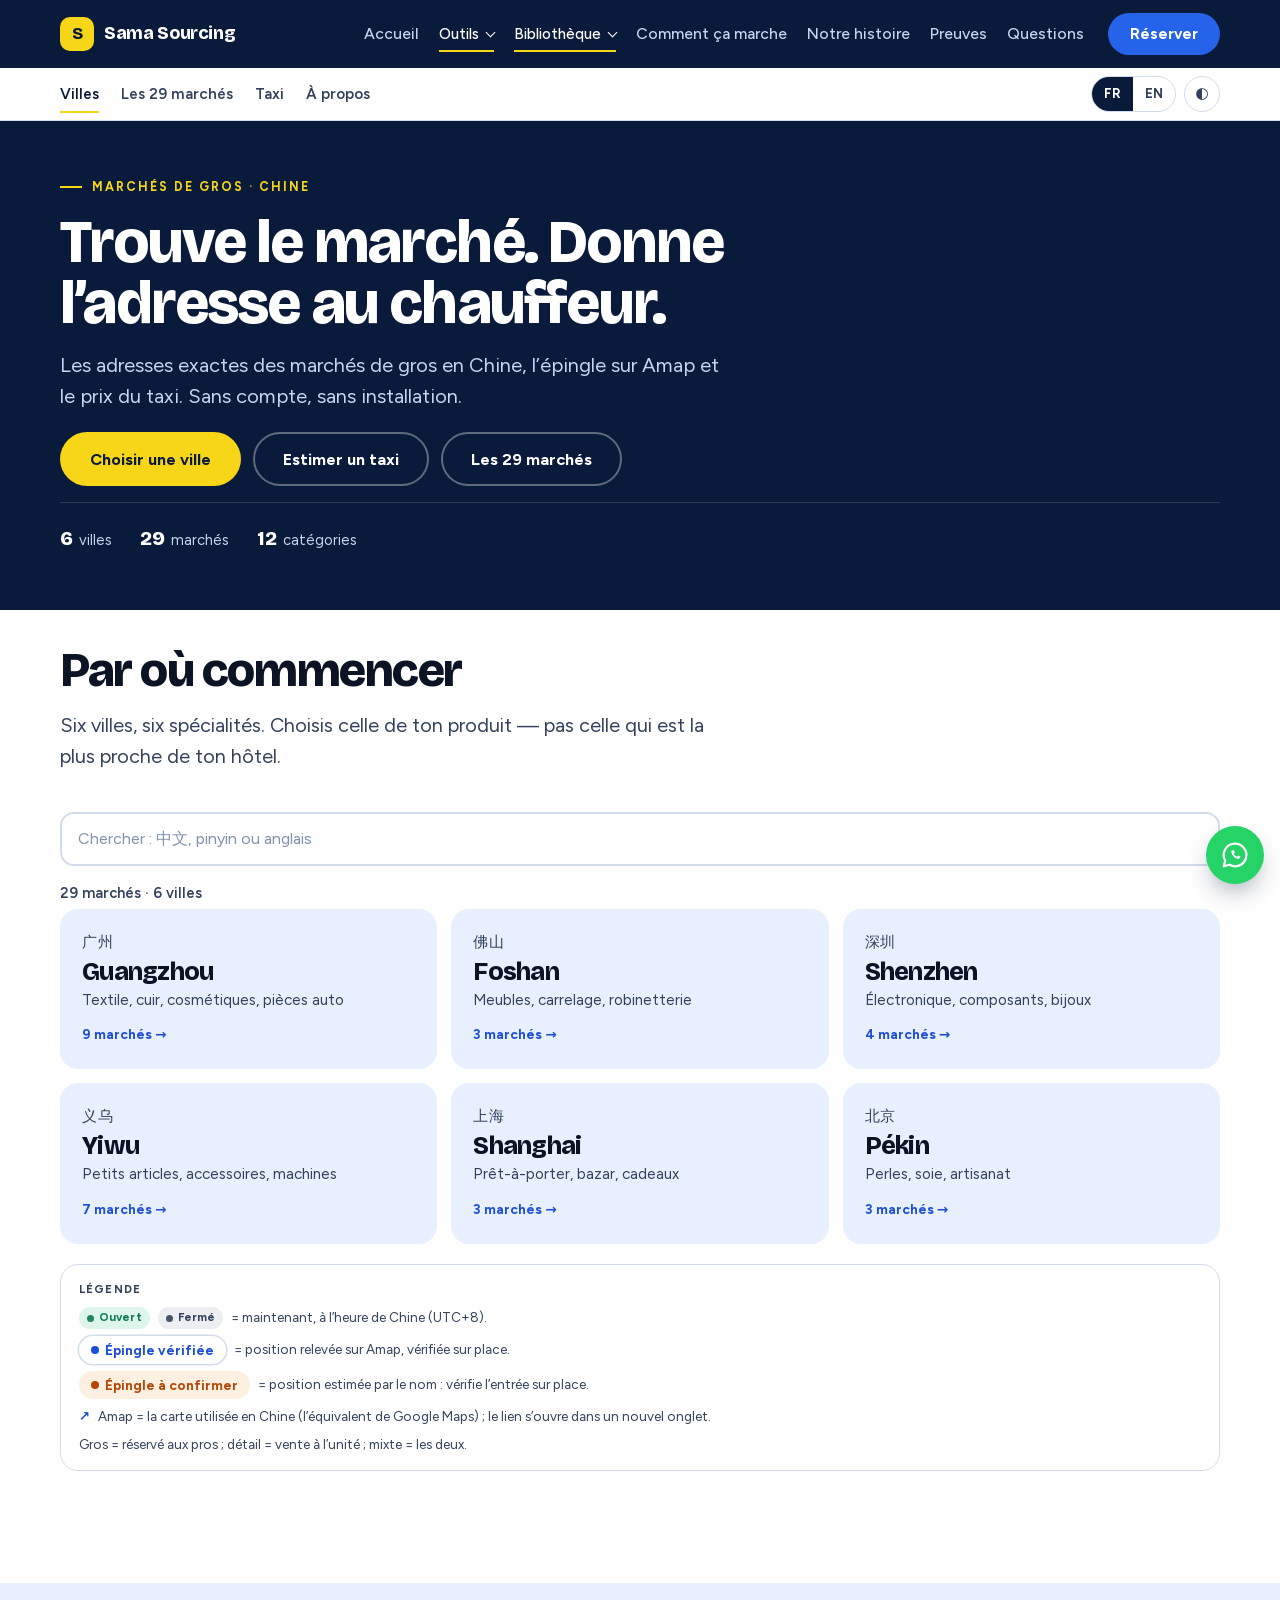
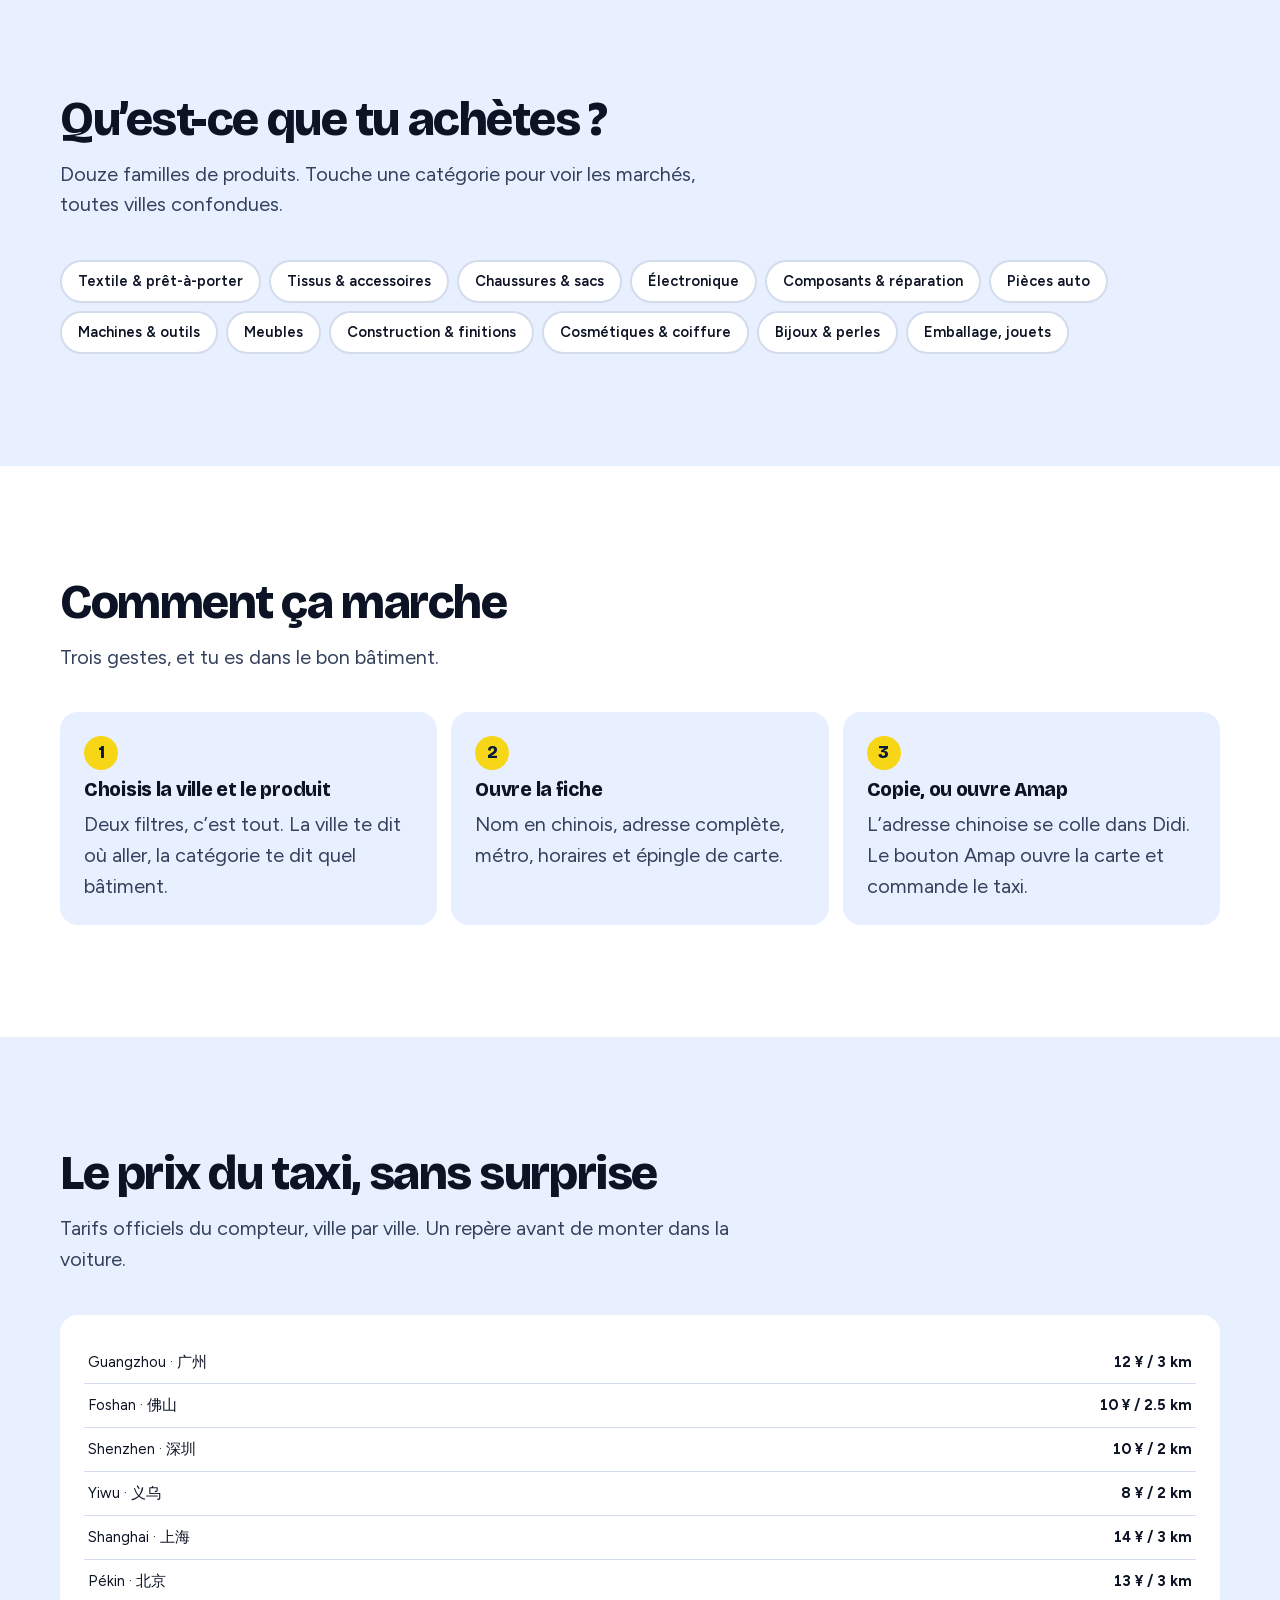
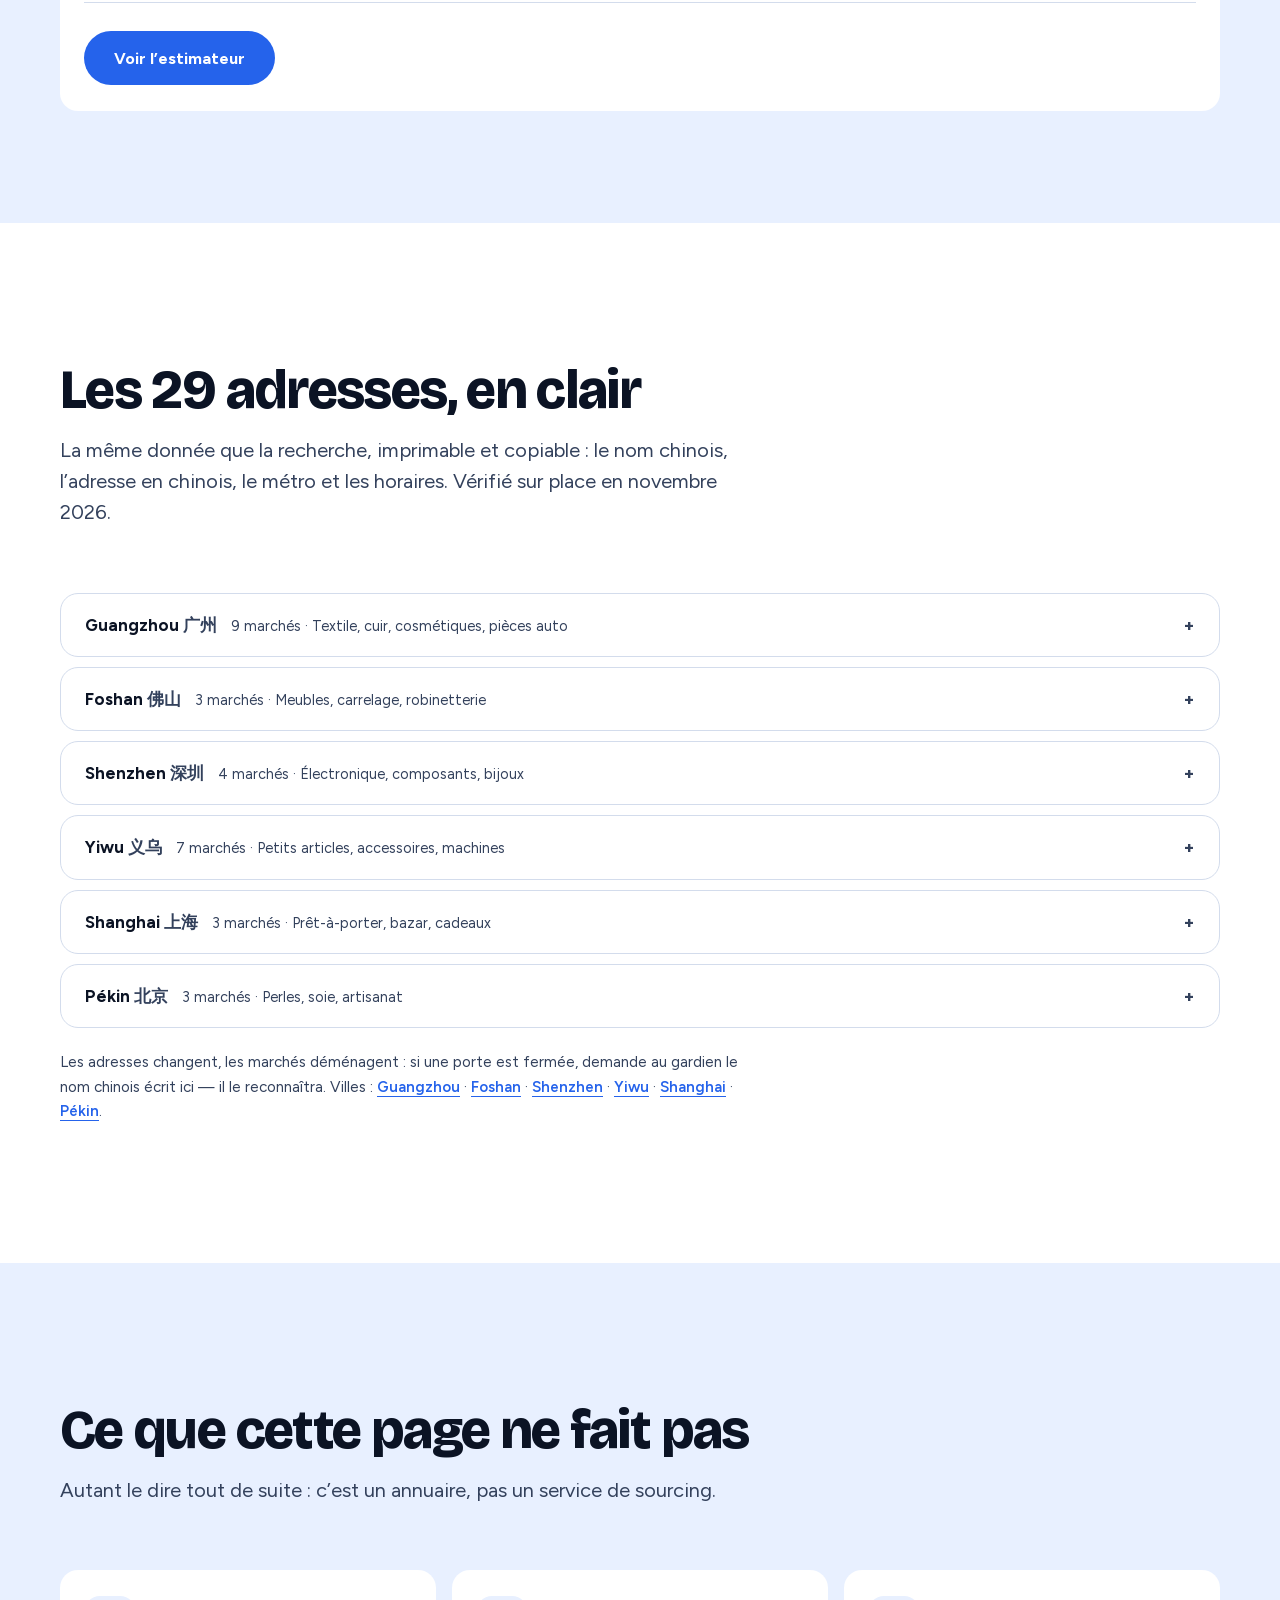
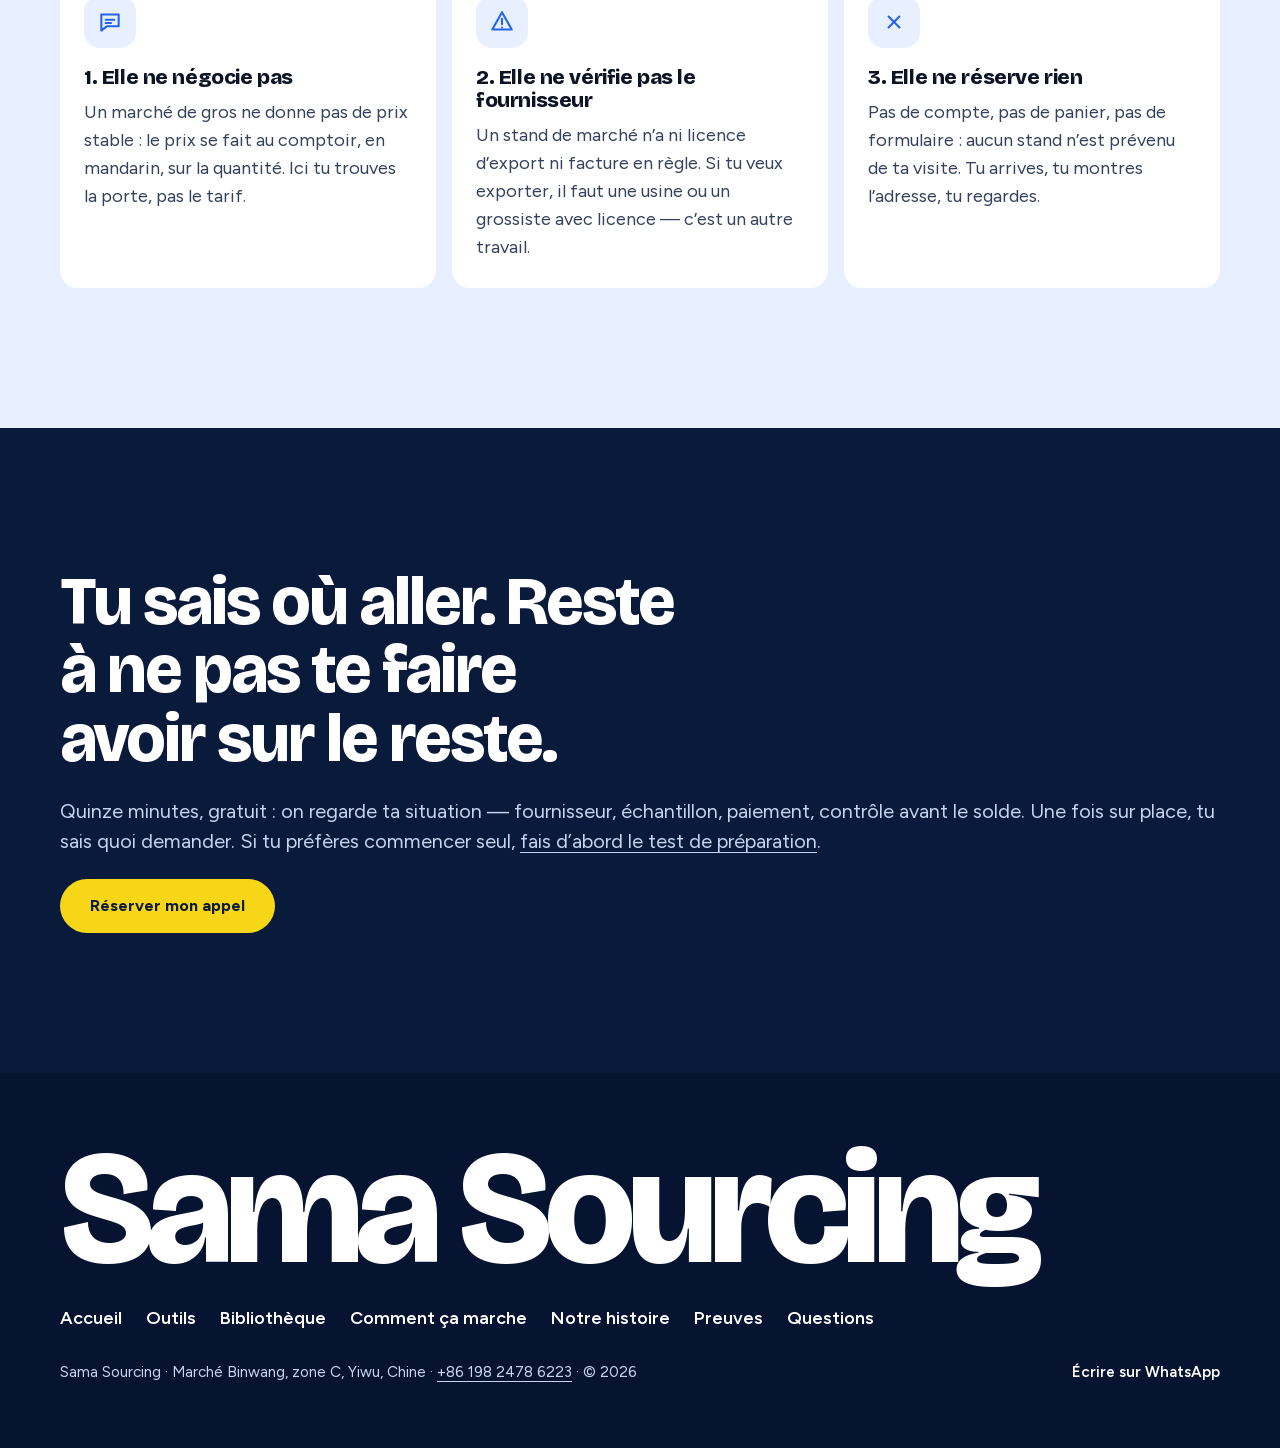
<file: marches.html>
<!doctype html>
<html lang="fr">
<head>
  <meta charset="utf-8">
  <meta name="viewport" content="width=device-width, initial-scale=1, viewport-fit=cover">
  <meta name="color-scheme" content="only light">
  <title>Marchés de gros en Chine : 29 adresses en chinois, taxi et épingle Amap | Sama Sourcing</title>
  <meta name="description" content="Les adresses exactes, écrites en chinois, de 29 marchés de gros dans 6 villes de Chine : Guangzhou, Yiwu, Pékin, Shanghai, Shenzhen, Foshan. Épingle Amap, métro, horaires et estimation de taxi. Gratuit, sans compte, sans tracker.">
  <meta name="robots" content="index, follow, max-snippet:-1, max-image-preview:large, max-video-preview:-1">
  <link rel="canonical" href="https://samasourcing.site/marches.html">
  <link rel="alternate" hreflang="fr" href="https://samasourcing.site/marches.html">
  <link rel="alternate" hreflang="x-default" href="https://samasourcing.site/marches.html">

  <!-- Sécurité : aucune ressource externe, aucun script tiers, aucun formulaire distant. -->
  <meta http-equiv="Content-Security-Policy" content="default-src 'self'; base-uri 'none'; object-src 'none'; script-src 'self'; style-src 'self' 'unsafe-inline'; img-src 'self' data:; font-src 'self'; connect-src 'self'; form-action 'none'; manifest-src 'self'">
  <meta name="referrer" content="strict-origin-when-cross-origin">

  <meta property="og:type" content="website">
  <meta property="og:locale" content="fr_FR">
  <meta property="og:site_name" content="Sama Sourcing">
  <meta property="og:url" content="https://samasourcing.site/marches.html">
  <meta property="og:title" content="Marchés de gros en Chine : 29 adresses en chinois">
  <meta property="og:description" content="Six villes, vingt-neuf marchés, l'adresse en chinois à montrer au chauffeur, l'épingle Amap et le prix du taxi. Gratuit, sans compte.">
  <meta property="og:image" content="https://samasourcing.site/assets/img/og.jpg">
  <meta property="og:image:width" content="1200">
  <meta property="og:image:height" content="630">
  <meta property="og:image:alt" content="Marchés de gros en Chine : les adresses en chinois">
  <meta property="og:image:type" content="image/jpeg">
  <meta name="twitter:card" content="summary_large_image">
  <meta name="twitter:title" content="Marchés de gros en Chine : 29 adresses en chinois">
  <meta name="twitter:description" content="Six villes, vingt-neuf marchés, l'adresse en chinois à montrer au chauffeur, l'épingle Amap et le prix du taxi. Gratuit, sans compte.">
  <meta name="twitter:image" content="https://samasourcing.site/assets/img/og.jpg">
  <meta name="twitter:image:alt" content="Marchés de gros en Chine : les adresses en chinois">
  <meta name="theme-color" content="#0A1A3A">

  <link rel="icon" href="assets/img/favicon.svg" type="image/svg+xml">
  <link rel="icon" href="assets/img/favicon-32.png" sizes="32x32" type="image/png">
  <link rel="apple-touch-icon" href="assets/img/apple-touch-icon.png">
  <link rel="manifest" href="manifest.webmanifest">
  <link rel="stylesheet" href="assets/fonts/fonts.css">
  <link rel="stylesheet" href="assets/css/style.css?v=25">
  <link rel="stylesheet" href="assets/css/marches.css?v=16">

  <script type="application/ld+json">
{
  "@context": "https://schema.org",
  "@graph": [
    {
      "@type": "Organization",
      "@id": "https://samasourcing.site/#organization",
      "name": "Sama Sourcing",
      "alternateName": "Sama Sourcing Chine",
      "url": "https://samasourcing.site/",
      "logo": "https://samasourcing.site/assets/img/favicon-32.png",
      "image": "https://samasourcing.site/assets/img/og.jpg",
      "description": "Sama Sourcing prépare les acheteurs africains avant qu'ils paient ou qu'ils voyagent en Chine : vérification des fournisseurs, échantillons, négociation en mandarin, inspection avant le solde, expédition.",
      "foundingDate": "2026",
      "address": {
        "@type": "PostalAddress",
        "streetAddress": "Marché Binwang, zone C, porte 3, 4e étage, n° 425-2",
        "addressLocality": "Yiwu",
        "addressRegion": "Zhejiang",
        "addressCountry": "CN"
      },
      "areaServed": [
        "CD",
        "CM",
        "CI",
        "NG",
        "SN",
        "CG",
        "GA",
        "BF",
        "ML",
        "TG",
        "BJ"
      ],
      "knowsLanguage": [
        "fr",
        "zh",
        "en"
      ],
      "contactPoint": {
        "@type": "ContactPoint",
        "contactType": "customer service",
        "telephone": "+8619824786223",
        "availableLanguage": [
          "fr",
          "zh",
          "en"
        ],
        "areaServed": "Afrique"
      }
    },
    {
      "@type": "WebSite",
      "@id": "https://samasourcing.site/#website",
      "url": "https://samasourcing.site/",
      "name": "Sama Sourcing",
      "inLanguage": "fr",
      "publisher": {
        "@id": "https://samasourcing.site/#organization"
      }
    },
    {
      "@type": "WebPage",
      "@id": "https://samasourcing.site/marches.html#webpage",
      "url": "https://samasourcing.site/marches.html",
      "name": "Marchés de gros en Chine : 29 adresses en chinois, taxi et épingle Amap | Sama Sourcing",
      "description": "Les adresses exactes, écrites en chinois, de 29 marchés de gros dans 6 villes de Chine : Guangzhou, Yiwu, Pékin, Shanghai, Shenzhen, Foshan. Épingle Amap, métro, horaires et estimation de taxi. Gratuit, sans compte, sans tracker.",
      "inLanguage": "fr",
      "isPartOf": {
        "@id": "https://samasourcing.site/#website"
      },
      "about": {
        "@id": "https://samasourcing.site/#organization"
      }
    },
    {
      "@type": "BreadcrumbList",
      "@id": "https://samasourcing.site/marches.html#breadcrumb",
      "itemListElement": [
        {
          "@type": "ListItem",
          "position": 1,
          "name": "Accueil",
          "item": "https://samasourcing.site/"
        },
        {
          "@type": "ListItem",
          "position": 2,
          "name": "Outils",
          "item": "https://samasourcing.site/outils.html"
        },
        {
          "@type": "ListItem",
          "position": 3,
          "name": "Marchés de gros",
          "item": "https://samasourcing.site/marches.html"
        }
      ]
    },
    {
      "@type": "WebApplication",
      "@id": "https://samasourcing.site/marches.html#app",
      "name": "SAMA Markets",
      "url": "https://samasourcing.site/marches.html",
      "applicationCategory": "BusinessApplication",
      "operatingSystem": "Web",
      "inLanguage": [
        "fr",
        "en"
      ],
      "isAccessibleForFree": true,
      "description": "Annuaire des 29 marchés de gros de 6 villes chinoises : adresse en chinois, épingle Amap, station de métro, horaires, estimation du prix du taxi.",
      "offers": {
        "@type": "Offer",
        "price": "0",
        "priceCurrency": "EUR"
      },
      "featureList": [
        "Recherche par nom chinois, pinyin ou anglais",
        "Fiche marché avec adresse en chinois à montrer au chauffeur",
        "Épingle Amap (coordonnées GCJ-02) ou recherche par mot-clé",
        "Estimation du prix du taxi depuis la gare ou l'aéroport",
        "Favoris enregistrés sur l'appareil"
      ]
    },
    {
      "@type": "ItemList",
      "@id": "https://samasourcing.site/marches.html#villes",
      "name": "Les six villes couvertes",
      "numberOfItems": 6,
      "itemListElement": [
        {
          "@type": "ListItem",
          "position": 1,
          "name": "Guangzhou (广州) — Textile, cuir, cosmétiques, pièces auto"
        },
        {
          "@type": "ListItem",
          "position": 2,
          "name": "Foshan (佛山) — Meubles, carrelage, robinetterie"
        },
        {
          "@type": "ListItem",
          "position": 3,
          "name": "Shenzhen (深圳) — Électronique, composants, bijoux"
        },
        {
          "@type": "ListItem",
          "position": 4,
          "name": "Yiwu (义乌) — Petits articles, accessoires, machines"
        },
        {
          "@type": "ListItem",
          "position": 5,
          "name": "Shanghai (上海) — Prêt-à-porter, bazar, cadeaux"
        },
        {
          "@type": "ListItem",
          "position": 6,
          "name": "Pékin (北京) — Perles, soie, artisanat"
        }
      ]
    }
  ]
}
  </script>
</head>
<body id="marches">
  <!-- Icônes : un seul trait, réutilisées partout. -->
<svg width="0" height="0" style="position:absolute" aria-hidden="true" focusable="false">
    <defs>
      <symbol id="i-clock" viewBox="0 0 24 24"><circle cx="12" cy="12" r="9" pathLength="1"/><path class="i-hand" d="M12 7v5l3 2" pathLength="1"/></symbol>
      <symbol id="i-search" viewBox="0 0 24 24"><circle cx="11" cy="11" r="7" pathLength="1"/><path d="M20 20l-4-4" pathLength="1"/></symbol>
      <symbol id="i-wallet" viewBox="0 0 24 24"><path d="M3 7h15a3 3 0 0 1 3 3v7a3 3 0 0 1-3 3H6a3 3 0 0 1-3-3z" pathLength="1"/><path d="M3 7l12-4v4" pathLength="1"/><circle cx="16.5" cy="13.5" r="1" pathLength="1"/></symbol>
      <symbol id="i-globe" viewBox="0 0 24 24"><circle cx="12" cy="12" r="9" pathLength="1"/><path d="M3 12h18M12 3c3 3.5 3 14.5 0 18M12 3c-3 3.5-3 14.5 0 18" pathLength="1"/></symbol>
      <symbol id="i-phone" viewBox="0 0 24 24"><rect x="6" y="2.5" width="12" height="19" rx="2.5" pathLength="1"/><path d="M10.5 18.5h3" pathLength="1"/></symbol>
      <symbol id="i-doc" viewBox="0 0 24 24"><path d="M6 3h8l4 4v14H6z" pathLength="1"/><path d="M14 3v4h4M9 12h6M9 16h4" pathLength="1"/></symbol>
      <symbol id="i-video" viewBox="0 0 24 24"><rect x="3" y="6" width="13" height="12" rx="2" pathLength="1"/><path d="M16 10l5-3v10l-5-3" pathLength="1"/></symbol>
      <symbol id="i-ship" viewBox="0 0 24 24"><path d="M3 16l2 5h14l2-5z" pathLength="1"/><path d="M5 16V9h14v7" pathLength="1"/><path d="M9 9V5h6v4" pathLength="1"/></symbol>
      <symbol id="i-check" viewBox="0 0 24 24"><path d="M5 12.5l4.5 4.5L19 7" pathLength="1"/></symbol>
      <symbol id="i-x" viewBox="0 0 24 24"><path d="M7 7l10 10M17 7L7 17" pathLength="1"/></symbol>
      <symbol id="i-chat" viewBox="0 0 24 24"><path d="M4 5h16v11H9l-5 4z" pathLength="1"/><path d="M8 10h8M8 13h5" pathLength="1"/></symbol>
      <symbol id="i-briefcase" viewBox="0 0 24 24"><rect x="3" y="7" width="18" height="13" rx="2" pathLength="1"/><path d="M9 7V4h6v3M3 13h18" pathLength="1"/></symbol>
      <symbol id="i-factory" viewBox="0 0 24 24"><path d="M3 20V10l6 4v-4l6 4V5h6v15z" pathLength="1"/><path d="M7 17h2M12 17h2M17 17h2" pathLength="1"/></symbol>
      <symbol id="i-layers" viewBox="0 0 24 24"><path d="M12 3l9 5-9 5-9-5z" pathLength="1"/><path d="M3 13l9 5 9-5" pathLength="1"/></symbol>
      <symbol id="i-pin" viewBox="0 0 24 24"><path d="M12 21s-7-6.2-7-12a7 7 0 0 1 14 0c0 5.8-7 12-7 12z" pathLength="1"/><circle cx="12" cy="9" r="2.5" pathLength="1"/></symbol>
      <symbol id="i-bulb" viewBox="0 0 24 24"><path d="M9 18h6M10 21h4" pathLength="1"/><path d="M12 3a6 6 0 0 0-3.5 10.9c.6.5 1 1.2 1 2V16h5v-.1c0-.8.4-1.5 1-2A6 6 0 0 0 12 3z" pathLength="1"/></symbol>
      <symbol id="i-download" viewBox="0 0 24 24"><path d="M12 4v11M7 10l5 5 5-5"/><path d="M5 20h14"/></symbol>
      <symbol id="i-plus" viewBox="0 0 24 24"><path d="M12 5v14M5 12h14"/></symbol>
      <symbol id="i-play" viewBox="0 0 24 24"><path d="M8 5l11 7-11 7z"/></symbol>
      <symbol id="i-calc" viewBox="0 0 24 24"><rect x="4" y="2.5" width="16" height="19" rx="3" pathLength="1"/><path d="M7.5 7h9" pathLength="1"/><circle cx="8.5" cy="12" r="1.2"/><circle cx="12" cy="12" r="1.2"/><circle cx="15.5" cy="12" r="1.2"/><circle cx="8.5" cy="16.5" r="1.2"/><circle cx="12" cy="16.5" r="1.2"/><circle cx="15.5" cy="16.5" r="1.2"/></symbol>
      <symbol id="i-alert" viewBox="0 0 24 24"><path d="M12 3l9 16H3z" pathLength="1"/><path d="M12 9v5M12 17h.01" pathLength="1"/></symbol>
      <symbol id="i-copy" viewBox="0 0 24 24"><rect x="9" y="9" width="12" height="12" rx="2" pathLength="1"/><path d="M15 5H6a2 2 0 0 0-2 2v9" pathLength="1"/></symbol>
      <symbol id="i-print" viewBox="0 0 24 24"><rect x="6" y="3" width="12" height="6" pathLength="1"/><rect x="4" y="9" width="16" height="8" rx="2" pathLength="1"/><path d="M8 17h8v4H8z" pathLength="1"/></symbol>
      <symbol id="i-save" viewBox="0 0 24 24"><path d="M5 3h11l3 3v15H5z" pathLength="1"/><path d="M8 3v6h7V3M8 21v-7h8v7" pathLength="1"/></symbol>
      <symbol id="i-reset" viewBox="0 0 24 24"><path d="M4 12a8 8 0 1 0 3-6.3" pathLength="1"/><path d="M4 4v5h5" pathLength="1"/></symbol>
    </defs>
  </svg>

  <a class="skip-link" href="#contenu">Aller au contenu</a>

  <header class="site-header">
    <div class="wrap header-inner">
      <a class="brand" href="index.html"><span class="brand-mark" aria-hidden="true">S</span>Sama Sourcing</a>
      <nav class="nav" id="menu" aria-label="Menu principal">
          <a href="index.html">Accueil</a>
        <div class="nav-tools" data-nav-tools>
          <button class="nav-tools-btn" type="button" aria-expanded="false" aria-controls="nav-tools-menu" aria-haspopup="true">
            Outils<span class="nav-tools-caret" aria-hidden="true"></span>
          </button>
          <div class="nav-tools-menu" id="nav-tools-menu" hidden>
            <a href="calculatrice.html"><span class="nt-title">Vrai prix d’une pièce</span><span class="nt-desc">Ce que ta pièce te coûte vraiment</span></a>
            <a href="calcul-transport.html"><span class="nt-title">Transport &amp; CBM</span><span class="nt-desc">Le fret que le transitaire va facturer</span></a>
            <a href="marches.html" aria-current="page"><span class="nt-title">Marchés &amp; taxi</span><span class="nt-desc">29 adresses en chinois, à montrer au chauffeur</span></a>
            <a class="nav-tools-all" href="outils.html">Tous les outils</a>
          </div>
        </div>
        <div class="nav-tools" data-nav-tools>
          <button class="nav-tools-btn" type="button" aria-expanded="false" aria-controls="nav-bib-menu" aria-haspopup="true">
            Bibliothèque<span class="nav-tools-caret" aria-hidden="true"></span>
          </button>
          <div class="nav-tools-menu" id="nav-bib-menu" hidden>
            <a href="score-de-preparation.html"><span class="nt-title">Le test</span><span class="nt-desc">12 questions, un score sur 10</span></a>
            <a href="documents.html"><span class="nt-title">Documents</span><span class="nt-desc">Guides et PDF à télécharger</span></a>
            <a class="nav-tools-all" href="bibliotheque.html" aria-current="page">Toute la bibliothèque</a>
          </div>
        </div>
          <a href="comment-ca-marche.html">Comment ça marche</a>
          <a href="mon-histoire.html">Notre histoire</a>
          <a href="preuves.html">Preuves</a>
          <a href="questions.html">Questions</a>
      </nav>
      <a class="btn btn-small" href="https://calendly.com/samasourcing/appel-decouverte" target="_blank" rel="noopener" data-sama="calendly">Réserver<span class="visually-hidden"> mon appel (nouvel onglet)</span></a>
      <button class="nav-toggle" type="button" aria-expanded="false" aria-controls="menu"><span class="visually-hidden">Ouvrir le menu</span><span class="nav-toggle-bars" aria-hidden="true"></span></button>
    </div>
  </header>

  <main id="contenu">
  <div class="mkt-bar">
    <div class="wrap mkt-bar-inner">
      <nav class="mkt-tabs" aria-label="Les marchés, le taxi, à propos">
        <a href="#/" data-nav="home">Villes</a>
        <a href="#/all" data-nav="all">Les 29 marchés</a>
        <a href="#/taxi" data-nav="taxi">Taxi</a>
        <a href="#/about" data-nav="about">À propos</a>
      </nav>
      <div class="mkt-bar-right">
        <div class="mkt-lang" role="group" aria-label="Langue de cette page">
          <button type="button" data-lang="fr" aria-pressed="true">FR</button>
          <button type="button" data-lang="en" aria-pressed="false">EN</button>
        </div>
        <button class="mkt-field" type="button" data-field-toggle aria-pressed="false" aria-label="Mode terrain" title="Mode terrain">◐</button>
      </div>
    </div>
  </div>

  <div class="mkt-app">
    <div id="app">
      <section class="hero">
        <div class="wrap">
          <p class="eyebrow">29 marchés de gros · 6 villes · adresses en chinois</p>
          <h1>Les marchés de gros en Chine, avec l’adresse exacte</h1>
          <p class="hero-sub">L’adresse écrite en chinois, à montrer au chauffeur. L’épingle Amap, la station de métro, les horaires, et le prix du taxi depuis la gare ou l’aéroport. Pas de compte, pas de formulaire.</p>
          <div class="hero-stats">
            <span><b>6</b> villes</span>
            <span><b>29</b> marchés</span>
            <span><b>12</b> catégories</span>
          </div>
          <p class="fallback-note">La recherche, les cartes et l’estimation du taxi ont besoin du JavaScript. Sans lui, l’annuaire complet reste lisible plus bas : <a href="#annuaire">les 29 adresses, en clair</a>.</p>
        </div>
      </section>
    </div>

    <div class="toast" id="toast" role="status" aria-live="polite"></div>
    <div class="driver" id="driver" role="dialog" aria-modal="true" aria-labelledby="driverName" aria-describedby="driverAddr driverHint" hidden>
      <button class="driver-x" id="driverX" type="button" data-close-driver aria-label="Fermer">✕</button>
      <p class="hint" id="driverHint"></p>
      <h2 class="zh-name" id="driverName" tabindex="-1"></h2>
      <p class="zh-addr" id="driverAddr"></p>
      <p class="hint" id="driverSub"></p>
      <button class="btn btn-yellow close" id="driverClose" type="button" data-close-driver>Fermer</button>
    </div>
  </div>

  <section class="section" id="annuaire" aria-labelledby="t-annuaire">
    <div class="wrap">
      <div class="section-head">
        <h2 id="t-annuaire">Les 29 adresses, en clair</h2>
        <p class="sub">La même donnée que la recherche, imprimable et copiable : le nom chinois, l’adresse en chinois, le métro et les horaires. Vérifié sur place en novembre 2026.</p>
      </div>
      <details class="dir-city"><summary><b>Guangzhou <span lang="zh-CN">广州</span></b><span class="dir-count">9 marchés · Textile, cuir, cosmétiques, pièces auto</span></summary><ol class="dir-list"><li class="dir-item"><p class="dir-zh" lang="zh-CN">十三行服装批发市场</p><p class="dir-name">Shísānháng · Shisanhang Clothing Market</p><p class="dir-addr" lang="zh-CN">广州市荔湾区十三行路1号</p><p class="dir-meta">荔湾区 · 文化公园 (L6/L8), sortie D · 08:00–16:30 · gros uniquement · épingle vérifiée</p><p class="dir-meta">Catégories : Textile &amp; prêt-à-porter</p><p class="dir-note">Le gros des boutiques est dans 新中国大厦. Viens avant 10 h : après, les cartons bloquent les allées.</p></li><li class="dir-item"><p class="dir-zh" lang="zh-CN">白马服装市场</p><p class="dir-name">Báimǎ · Baima Clothing Market</p><p class="dir-addr" lang="zh-CN">广州市越秀区站南路16号</p><p class="dir-meta">越秀区 · 广州火车站 (L2/L5), sortie D · 08:00–18:00 · gros et détail · épingle à confirmer</p><p class="dir-meta">Catégories : Textile &amp; prêt-à-porter</p><p class="dir-note">Le niveau le plus propre de Guangzhou : marques locales, coupes travaillées. Prix plus hauts, qualité plus stable.</p></li><li class="dir-item"><p class="dir-zh" lang="zh-CN">站西服装批发城</p><p class="dir-name">Zhànxī Guǎngchǎng · Zhanxi Plaza</p><p class="dir-addr" lang="zh-CN">广州市越秀区站西路57号</p><p class="dir-meta">越秀区 · 广州火车站 (L2/L5), sortie D · 09:00–18:00 · gros uniquement · épingle à confirmer</p><p class="dir-meta">Catégories : Textile &amp; prêt-à-porter, Chaussures &amp; sacs</p><p class="dir-note">Le fameux « Sharik ». Un seul pâté de maisons, mais vêtements, sacs, chaussures et montres.</p></li><li class="dir-item"><p class="dir-zh" lang="zh-CN">沙河服装批发市场</p><p class="dir-name">Shāhé · Shahe Clothing Market</p><p class="dir-addr" lang="zh-CN">广州市天河区先烈东路149号</p><p class="dir-meta">天河区 · 沙河顶 (L6) · 04:30–14:00 · gros uniquement · épingle vérifiée</p><p class="dir-meta">Catégories : Textile &amp; prêt-à-porter</p><p class="dir-note">Le moins cher, le plus tôt. Ouverture à l’aube, tout est fini vers 14 h. Achète par lots de 3 à 5 pièces.</p></li><li class="dir-item"><p class="dir-zh" lang="zh-CN">广州国际轻纺城</p><p class="dir-name">Guójì Qīngfǎngchéng · Guangzhou International Textile City</p><p class="dir-addr" lang="zh-CN">广州市海珠区金纺路2号</p><p class="dir-meta">海珠区 · 中大 (L8) · 09:00–18:30 · gros uniquement · épingle vérifiée</p><p class="dir-meta">Catégories : Tissus &amp; accessoires</p><p class="dir-note">Tissus, dentelle, boutons, étiquettes. Le quartier entier (中大) fait 10 000 boutiques : commence par ce bâtiment.</p></li><li class="dir-item"><p class="dir-zh" lang="zh-CN">美博城</p><p class="dir-name">Měibóchéng · MBC Beauty Exchange Center</p><p class="dir-addr" lang="zh-CN">广州市越秀区广园西路121号</p><p class="dir-meta">越秀区 · 三元里 (L2), sortie D · 09:00–18:00 · gros uniquement · épingle vérifiée</p><p class="dir-meta">Catégories : Cosmétiques &amp; coiffure</p><p class="dir-note">Cosmétiques, matériel de salon, emballage beauté. Le plus grand centre de gros beauté d’Asie.</p></li><li class="dir-item"><p class="dir-zh" lang="zh-CN">金永福汽配城</p><p class="dir-name">Jīn Yǒngfú · Jinyongfu Auto Parts City</p><p class="dir-addr" lang="zh-CN">广州市越秀区永福路48号</p><p class="dir-meta">越秀区 · 小北 (L5) puis 8 min de taxi · 09:00–18:00 · gros uniquement · épingle à confirmer</p><p class="dir-meta">Catégories : Pièces auto</p><p class="dir-note">Freins, filtres, amortisseurs, accessoires. Plusieurs bâtiments le long de 永福路 : note le numéro de l’immeuble.</p></li><li class="dir-item"><p class="dir-zh" lang="zh-CN">中港皮具城</p><p class="dir-name">Zhōnggǎng · Zhonggang Leather City</p><p class="dir-addr" lang="zh-CN">广州市白云区三元里大道11-21号</p><p class="dir-meta">白云区 · 三元里 (L2), sortie A1 · 09:00–18:00 · gros uniquement · épingle à confirmer</p><p class="dir-meta">Catégories : Chaussures &amp; sacs</p><p class="dir-note">Sacs et petite maroquinerie. À 300 m du monument de Sanyuanli, entrée côté 解放北路.</p></li><li class="dir-item"><p class="dir-zh" lang="zh-CN">盛贤大沙头旧货市场</p><p class="dir-name">Dàshātóu · Shengxian Dashatou Second-hand Market</p><p class="dir-addr" lang="zh-CN">广州市越秀区大沙头绿荫路2号</p><p class="dir-meta">越秀区 · 东湖 (L6), sortie B2 · 09:00–18:00 · gros et détail · épingle vérifiée</p><p class="dir-meta">Catégories : Électronique, Composants &amp; réparation</p><p class="dir-note">Appareils photo, son, ordinateurs d’occasion. Le marché que personne ne t’indiquera : il est derrière le parc.</p></li></ol></details><details class="dir-city"><summary><b>Foshan <span lang="zh-CN">佛山</span></b><span class="dir-count">3 marchés · Meubles, carrelage, robinetterie</span></summary><ol class="dir-list"><li class="dir-item"><p class="dir-zh" lang="zh-CN">乐从家具城</p><p class="dir-name">Lècóng · Lecong Furniture City</p><p class="dir-addr" lang="zh-CN">佛山市顺德区佛山大道南（325国道乐从段）</p><p class="dir-meta">顺德区 · Pas de métro : taxi depuis 佛山西站 · 09:00–18:30 · gros uniquement · épingle vérifiée</p><p class="dir-meta">Catégories : Meubles</p><p class="dir-note">180 bâtiments sur 10 km. Ne visite pas à pied : choisis 2 ou 3 buildings selon ton produit, sinon tu y passes trois jours.</p></li><li class="dir-item"><p class="dir-zh" lang="zh-CN">石湾沙岗陶瓷批发市场</p><p class="dir-name">Shíwān Shāgǎng · Shiwan Shagang Ceramics Market</p><p class="dir-addr" lang="zh-CN">佛山市禅城区镇中路</p><p class="dir-meta">禅城区 · Pas de métro · 08:30–21:30 · gros uniquement · épingle vérifiée</p><p class="dir-meta">Catégories : Construction &amp; finitions</p><p class="dir-note">Carrelage, sanitaires, robinetterie. Livraison en conteneur possible depuis l’entrepôt du marché.</p></li><li class="dir-item"><p class="dir-zh" lang="zh-CN">佛山水暖阀门批发城</p><p class="dir-name">Shuǐnuǎn Fámén · Foshan Plumbing &amp; Valves Market</p><p class="dir-addr" lang="zh-CN">佛山市禅城区佛山大道中</p><p class="dir-meta">禅城区 · Pas de métro · 09:00–18:00 · gros uniquement · épingle à confirmer</p><p class="dir-meta">Catégories : Construction &amp; finitions, Machines &amp; outils</p><p class="dir-note">Robinetterie, vannes, raccords. Utile pour l’eau et le bâtiment, pas pour l’électroménager.</p></li></ol></details><details class="dir-city"><summary><b>Shenzhen <span lang="zh-CN">深圳</span></b><span class="dir-count">4 marchés · Électronique, composants, bijoux</span></summary><ol class="dir-list"><li class="dir-item"><p class="dir-zh" lang="zh-CN">赛格电子市场</p><p class="dir-name">Sàigé · SEG Electronics Market</p><p class="dir-addr" lang="zh-CN">深圳市福田区华强北路1002号赛格广场1-10层</p><p class="dir-meta">福田区 · 华强北 (L2/L7), sortie A · 09:30–19:00 · gros uniquement · épingle vérifiée</p><p class="dir-meta">Catégories : Électronique, Composants &amp; réparation</p><p class="dir-note">Le bâtiment repère de Huaqiangbei. Composants au sous-sol et en bas, ordinateurs et accessoires au-dessus.</p></li><li class="dir-item"><p class="dir-zh" lang="zh-CN">明通数码城</p><p class="dir-name">Míngtōng · Mingtong Digital City</p><p class="dir-addr" lang="zh-CN">深圳市福田区华发北路与振华路交叉口西南100米</p><p class="dir-meta">福田区 · 华强北 (L2/L7) · 14:00–22:00 · gros uniquement · épingle vérifiée</p><p class="dir-meta">Catégories : Électronique, Composants &amp; réparation</p><p class="dir-note">Téléphones et pièces. Ouvre l’après-midi seulement : ne viens pas le matin.</p></li><li class="dir-item"><p class="dir-zh" lang="zh-CN">水贝国际珠宝交易中心</p><p class="dir-name">Shuǐbèi · Shuibei International Jewellery Exchange</p><p class="dir-addr" lang="zh-CN">深圳市罗湖区贝丽北路2号</p><p class="dir-meta">罗湖区 · 田贝 (L7), sortie E · 09:00–21:00 · gros uniquement · épingle vérifiée</p><p class="dir-meta">Catégories : Bijoux &amp; perles</p><p class="dir-note">Or, argent, jade, diamants. Prix au gramme affiché ; demande le certificat pour chaque pièce.</p></li><li class="dir-item"><p class="dir-zh" lang="zh-CN">笋岗文具玩具礼品城</p><p class="dir-name">Sǔngǎng · Sungang Stationery &amp; Toys City</p><p class="dir-addr" lang="zh-CN">深圳市罗湖区宝安北路2033号1-4楼</p><p class="dir-meta">罗湖区 · 笋岗 (L7) · 08:30–19:00 · gros uniquement · épingle vérifiée</p><p class="dir-meta">Catégories : Emballage, jouets</p><p class="dir-note">Papeterie, jouets, cadeaux d’entreprise. Bon endroit pour l’emballage et le petit matériel scolaire.</p></li></ol></details><details class="dir-city"><summary><b>Yiwu <span lang="zh-CN">义乌</span></b><span class="dir-count">7 marchés · Petits articles, accessoires, machines</span></summary><ol class="dir-list"><li class="dir-item"><p class="dir-zh" lang="zh-CN">国际商贸城一区</p><p class="dir-name">Yī Qū · International Trade City, District 1</p><p class="dir-addr" lang="zh-CN">义乌市稠州北路555号</p><p class="dir-meta">福田街道 · 国际商贸城 (D), 90 m · 08:30–17:30 · gros uniquement · épingle vérifiée</p><p class="dir-meta">Catégories : Emballage, jouets, Bijoux &amp; perles</p><p class="dir-note">Jouets, fleurs artificielles, bijoux fantaisie, artisanat. C’est par ici qu’on commence Yiwu.</p></li><li class="dir-item"><p class="dir-zh" lang="zh-CN">国际商贸城二区</p><p class="dir-name">Èr Qū · International Trade City, District 2</p><p class="dir-addr" lang="zh-CN">义乌市国际商贸城二区（稠州北路）</p><p class="dir-meta">福田街道 · 国际商贸城 (A), 320 m · 08:30–17:30 · gros uniquement · épingle vérifiée</p><p class="dir-meta">Catégories : Machines &amp; outils, Emballage, jouets</p><p class="dir-note">Parapluies, sacs, quincaillerie, petit électroménager, outils. Deuxième étage : outils et serrures.</p></li><li class="dir-item"><p class="dir-zh" lang="zh-CN">国际商贸城三区</p><p class="dir-name">Sān Qū · International Trade City, District 3</p><p class="dir-addr" lang="zh-CN">义乌市国际商贸城三区（稠州路）</p><p class="dir-meta">福田街道 · 国际商贸城 · 08:30–17:30 · gros uniquement · épingle à confirmer</p><p class="dir-meta">Catégories : Emballage, jouets, Cosmétiques &amp; coiffure, Tissus &amp; accessoires</p><p class="dir-note">Papeterie, cosmétiques, accessoires textiles (boutons, fermetures), lunettes.</p></li><li class="dir-item"><p class="dir-zh" lang="zh-CN">国际商贸城四区</p><p class="dir-name">Sì Qū · International Trade City, District 4</p><p class="dir-addr" lang="zh-CN">义乌市福田街道诚信大道与福田路交叉口东侧100米（国际商贸城四区东）</p><p class="dir-meta">福田街道 · 国际商贸城 · 08:30–17:30 · gros uniquement · épingle vérifiée</p><p class="dir-meta">Catégories : Textile &amp; prêt-à-porter, Chaussures &amp; sacs, Emballage, jouets</p><p class="dir-note">Chaussettes, collants, bonneterie, chaussures, sacs et emballage. Un étage par famille de produit.</p></li><li class="dir-item"><p class="dir-zh" lang="zh-CN">国际商贸城五区</p><p class="dir-name">Wǔ Qū · International Trade City, District 5</p><p class="dir-addr" lang="zh-CN">义乌市国际商贸城五区（春风大道，银海路以北）</p><p class="dir-meta">福田街道 · 国际商贸城 · 08:30–16:30 · gros uniquement · épingle à confirmer</p><p class="dir-meta">Catégories : Emballage, jouets</p><p class="dir-note">Import-export et produits du monde : utile si tu veux compléter un conteneur avec autre chose que du chinois.</p></li><li class="dir-item"><p class="dir-zh" lang="zh-CN">篁园服装市场</p><p class="dir-name">Huángyuán · Huangyuan Clothing Market</p><p class="dir-addr" lang="zh-CN">义乌市稠城街道江滨中路180号</p><p class="dir-meta">稠城街道 · Pas de métro : 10 min de taxi · 07:30–20:30 · gros uniquement · épingle vérifiée</p><p class="dir-meta">Catégories : Textile &amp; prêt-à-porter</p><p class="dir-note">Prêt-à-porter homme, femme, enfant. Plus proche du centre-ville que le 商贸城.</p></li><li class="dir-item"><p class="dir-zh" lang="zh-CN">国际生产资料市场</p><p class="dir-name">Shēngchǎn Zīliào · International Production Materials Market</p><p class="dir-addr" lang="zh-CN">义乌市雪峰西路1566号</p><p class="dir-meta">北苑 · Pas de métro : taxi · 08:30–15:30 · gros uniquement · épingle à confirmer</p><p class="dir-meta">Catégories : Machines &amp; outils</p><p class="dir-note">Machines alimentaires, imprimerie, pièces détachées, tissus techniques. Ferme tôt : 15 h 30.</p></li></ol></details><details class="dir-city"><summary><b>Shanghai <span lang="zh-CN">上海</span></b><span class="dir-count">3 marchés · Prêt-à-porter, bazar, cadeaux</span></summary><ol class="dir-list"><li class="dir-item"><p class="dir-zh" lang="zh-CN">上海新七浦服装市场</p><p class="dir-name">Xīn Qīpǔ · New Qipu Clothing Market</p><p class="dir-addr" lang="zh-CN">上海市静安区七浦路179号</p><p class="dir-meta">静安区 · 天潼路 (L10/L12), sortie 6 · 08:00–17:00 · gros uniquement · épingle vérifiée</p><p class="dir-meta">Catégories : Textile &amp; prêt-à-porter</p><p class="dir-note">1 100 boutiques sur 5 niveaux. Le rez-de-chaussée est le plus rapide pour voir les tendances.</p></li><li class="dir-item"><p class="dir-zh" lang="zh-CN">七浦路服装批发市场</p><p class="dir-name">Qīpǔlù · Qipu Road Clothing Market</p><p class="dir-addr" lang="zh-CN">上海市静安区七浦路303号</p><p class="dir-meta">静安区 · 天潼路 (L10/L12) · 08:00–18:00 · gros uniquement · épingle à confirmer</p><p class="dir-meta">Catégories : Textile &amp; prêt-à-porter</p><p class="dir-note">L’autre gros bâtiment de la rue. Même famille de produits, moins de monde que le 179.</p></li><li class="dir-item"><p class="dir-zh" lang="zh-CN">城隍庙福佑门小商品批发市场</p><p class="dir-name">Fúyòumén · Chenghuangmiao Small Goods Market</p><p class="dir-addr" lang="zh-CN">上海市黄浦区福佑路427号</p><p class="dir-meta">黄浦区 · 豫园 (L10/L14), sortie 1 · 08:00–17:30 · gros et détail · épingle vérifiée</p><p class="dir-meta">Catégories : Emballage, jouets, Bijoux &amp; perles</p><p class="dir-note">Bazar, cadeaux, articles de fête. Mélange de gros et de détail : vérifie le prix au carton.</p></li></ol></details><details class="dir-city"><summary><b>Pékin <span lang="zh-CN">北京</span></b><span class="dir-count">3 marchés · Perles, soie, artisanat</span></summary><ol class="dir-list"><li class="dir-item"><p class="dir-zh" lang="zh-CN">红桥市场</p><p class="dir-name">Hóngqiáo · Hongqiao Pearl Market</p><p class="dir-addr" lang="zh-CN">北京市东城区天坛东路9号</p><p class="dir-meta">东城区 · 天坛东门 (L5), sortie A · 09:00–19:00 · gros et détail · épingle à confirmer</p><p class="dir-meta">Catégories : Bijoux &amp; perles</p><p class="dir-note">Perles d’eau douce et de mer, soie, artisanat. Un huitième des perles vendues dans le monde passe ici.</p></li><li class="dir-item"><p class="dir-zh" lang="zh-CN">潘家园旧货市场</p><p class="dir-name">Pānjiāyuán · Panjiayuan Antique Market</p><p class="dir-addr" lang="zh-CN">北京市朝阳区华威里18号</p><p class="dir-meta">朝阳区 · 潘家园 (L10) · 08:30–20:00 · détail · épingle vérifiée</p><p class="dir-meta">Catégories : Bijoux &amp; perles, Emballage, jouets</p><p class="dir-note">Antiquités, pierres, artisanat. Le samedi matin, les marchands des rues sortent leurs pièces.</p></li><li class="dir-item"><p class="dir-zh" lang="zh-CN">秀水街</p><p class="dir-name">Xiùshuǐ · Silk Street</p><p class="dir-addr" lang="zh-CN">北京市朝阳区秀水东街8号</p><p class="dir-meta">朝阳区 · 永安里 (L1) · 09:30–21:00 · détail · épingle à confirmer</p><p class="dir-meta">Catégories : Textile &amp; prêt-à-porter, Bijoux &amp; perles</p><p class="dir-note">Soie, sur-mesure, artisanat. Plus touristique que gros : utile pour un échantillon, pas pour un conteneur.</p></li></ol></details>
      <p class="dir-foot">Les adresses changent, les marchés déménagent : si une porte est fermée, demande au gardien le nom chinois écrit ici — il le reconnaîtra. Villes : <a href="#/city/guangzhou">Guangzhou</a> · <a href="#/city/foshan">Foshan</a> · <a href="#/city/shenzhen">Shenzhen</a> · <a href="#/city/yiwu">Yiwu</a> · <a href="#/city/shanghai">Shanghai</a> · <a href="#/city/beijing">Pékin</a>.</p>
    </div>
  </section>

  <section class="section section-sky" aria-labelledby="t-limites">
    <div class="wrap">
      <div class="section-head">
        <h2 id="t-limites">Ce que cette page ne fait pas</h2>
        <p class="sub">Autant le dire tout de suite : c’est un annuaire, pas un service de sourcing.</p>
      </div>
      <ul class="cards cards-3">
        <li class="card">
          <span class="flip-icon"><svg aria-hidden="true"><use href="#i-chat"/></svg></span>
          <b>1. Elle ne négocie pas</b>
          <span>Un marché de gros ne donne pas de prix stable : le prix se fait au comptoir, en mandarin, sur la quantité. Ici tu trouves la porte, pas le tarif.</span>
        </li>
        <li class="card">
          <span class="flip-icon"><svg aria-hidden="true"><use href="#i-alert"/></svg></span>
          <b>2. Elle ne vérifie pas le fournisseur</b>
          <span>Un stand de marché n’a ni licence d’export ni facture en règle. Si tu veux exporter, il faut une usine ou un grossiste avec licence — c’est un autre travail.</span>
        </li>
        <li class="card">
          <span class="flip-icon"><svg aria-hidden="true"><use href="#i-x"/></svg></span>
          <b>3. Elle ne réserve rien</b>
          <span>Pas de compte, pas de panier, pas de formulaire : aucun stand n’est prévenu de ta visite. Tu arrives, tu montres l’adresse, tu regardes.</span>
        </li>
      </ul>
    </div>
  </section>

  <section class="final" id="final" aria-labelledby="t-final">
    <div class="wrap final-inner">
      <h2 id="t-final">Tu sais où aller. Reste à ne pas te faire avoir sur le reste.</h2>
      <p>Quinze minutes, gratuit : on regarde ta situation — fournisseur, échantillon, paiement, contrôle avant le solde. Une fois sur place, tu sais quoi demander. Si tu préfères commencer seul, <a href="score-de-preparation.html">fais d’abord le test de préparation</a>.</p>
      <a class="btn btn-yellow" href="https://calendly.com/samasourcing/appel-decouverte" target="_blank" rel="noopener" data-sama="calendly">Réserver mon appel<span class="visually-hidden"> (nouvel onglet)</span></a>
    </div>
  </section>
</main>

  <!-- Pied de page -->
  <footer class="site-footer">
    <div class="wrap">
      <p class="footer-name">Sama Sourcing</p>
      <ul class="footer-nav" aria-label="Pages">
          <li><a href="index.html">Accueil</a></li>
          <li><a href="outils.html">Outils</a></li>
          <li><a href="bibliotheque.html" aria-current="page">Bibliothèque</a></li>
          <li><a href="comment-ca-marche.html">Comment ça marche</a></li>
          <li><a href="mon-histoire.html">Notre histoire</a></li>
          <li><a href="preuves.html">Preuves</a></li>
          <li><a href="questions.html">Questions</a></li>
      </ul>
      <div class="footer-row">
        <p>Sama Sourcing · Marché Binwang, zone C, Yiwu, Chine · <a href="tel:+8619824786223" data-sama="phone-href">+86 198 2478 6223</a> · © <span data-sama-year>2026</span></p>
        <ul class="social" data-social-list aria-label="Nous écrire">
          <li><a href="https://wa.me/8619824786223?text=Bonjour%20Sama%20Sourcing%2C%20je%20veux%20pr%C3%A9parer%20un%20achat%20en%20Chine." target="_blank" rel="noopener" data-sama="wa">Écrire sur WhatsApp</a></li>
        </ul>
      </div>
    </div>
  </footer>

  <!-- Bouton WhatsApp flottant -->
  <a class="wa-float" href="https://wa.me/8619824786223?text=Bonjour%20Sama%20Sourcing%2C%20je%20veux%20pr%C3%A9parer%20un%20achat%20en%20Chine." target="_blank" rel="noopener" data-sama="wa">
    <svg viewBox="0 0 24 24" aria-hidden="true"><path d="M12 3a9 9 0 0 0-7.8 13.5L3 21l4.6-1.2A9 9 0 1 0 12 3z"/><path d="M9 8.5c0 3.5 3 6.5 6.5 6.5l1-1.6-2-1-1 .9c-1-.4-2-1.4-2.4-2.4l.9-1-1-2z"/></svg>
    <span class="visually-hidden">Écrire à Sama Sourcing sur WhatsApp (nouvel onglet)</span>
  </a>

  <script src="assets/js/config.js?v=1" defer></script>
  <script src="assets/js/main.js?v=11" defer></script>
  <script src="assets/data/marches.js?v=10" defer></script>
  <script src="assets/js/marches.js?v=18" defer></script>
</body>
</html>
</file>
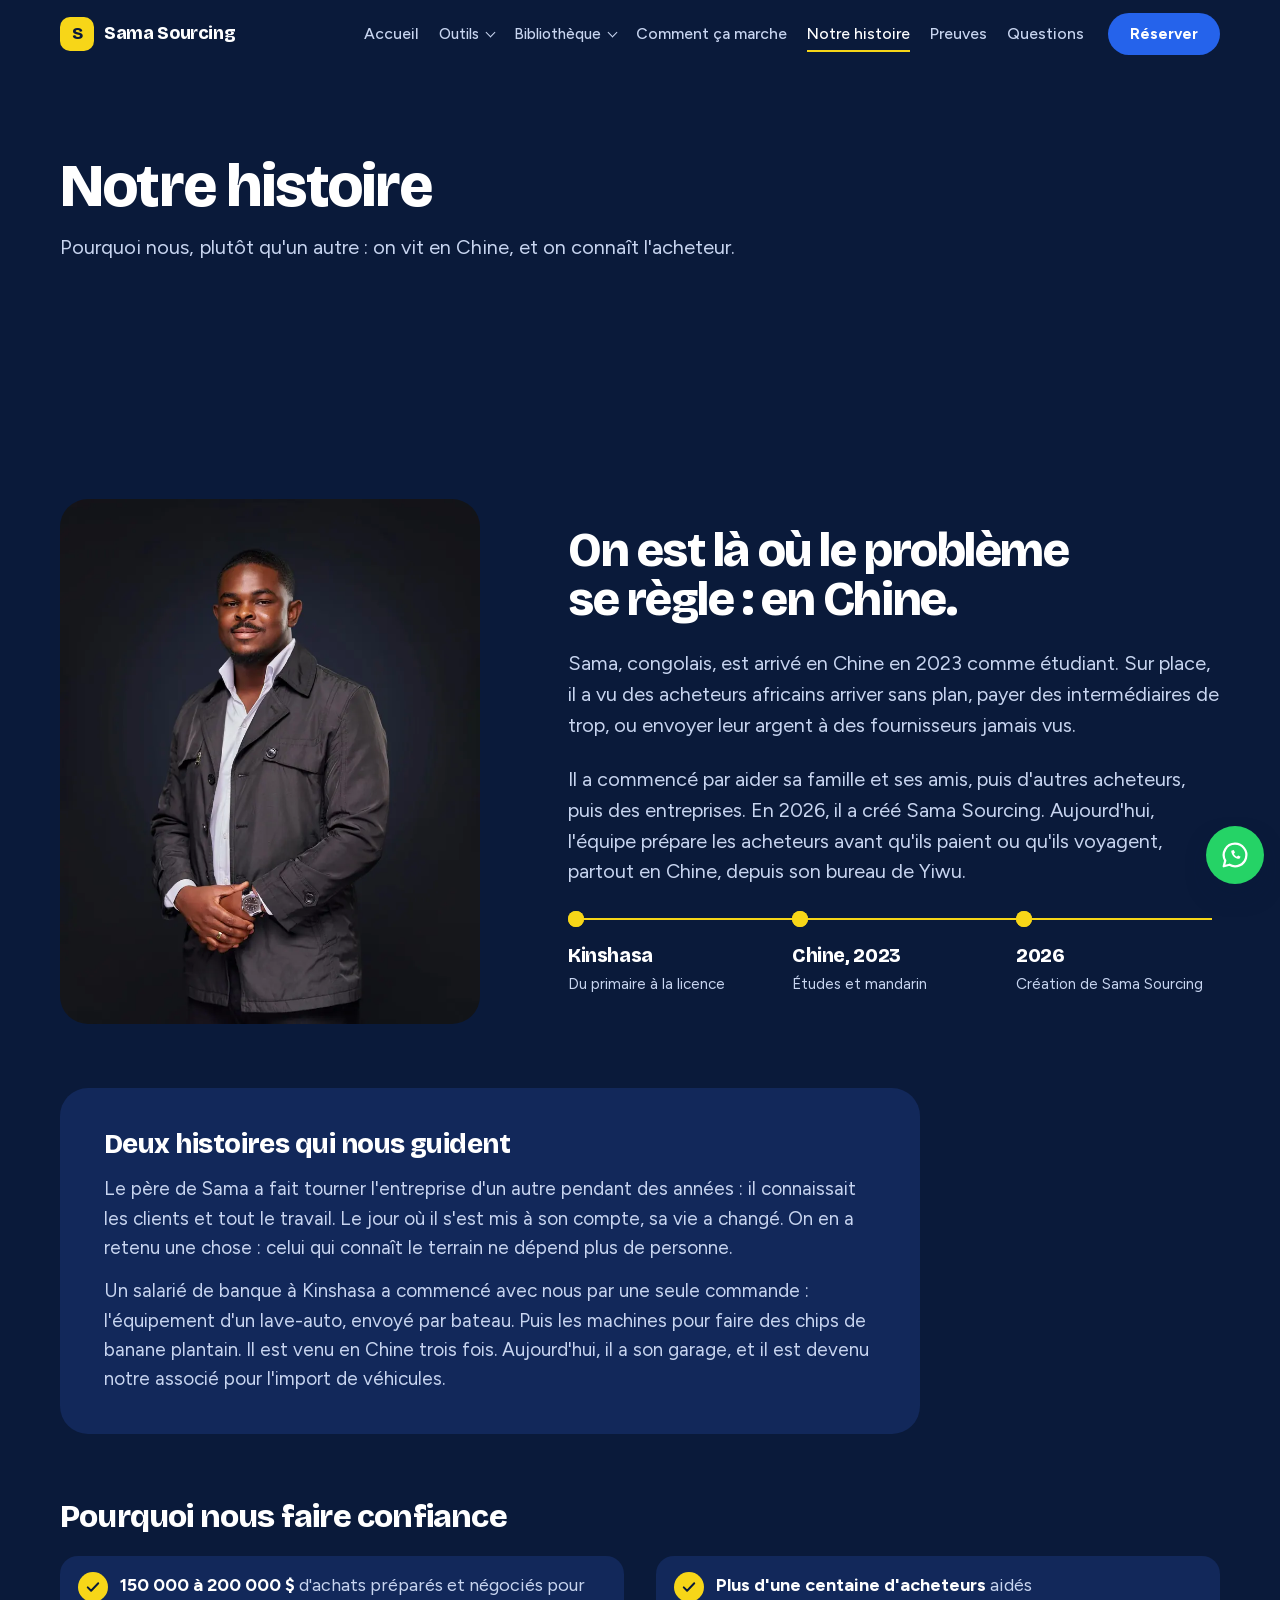
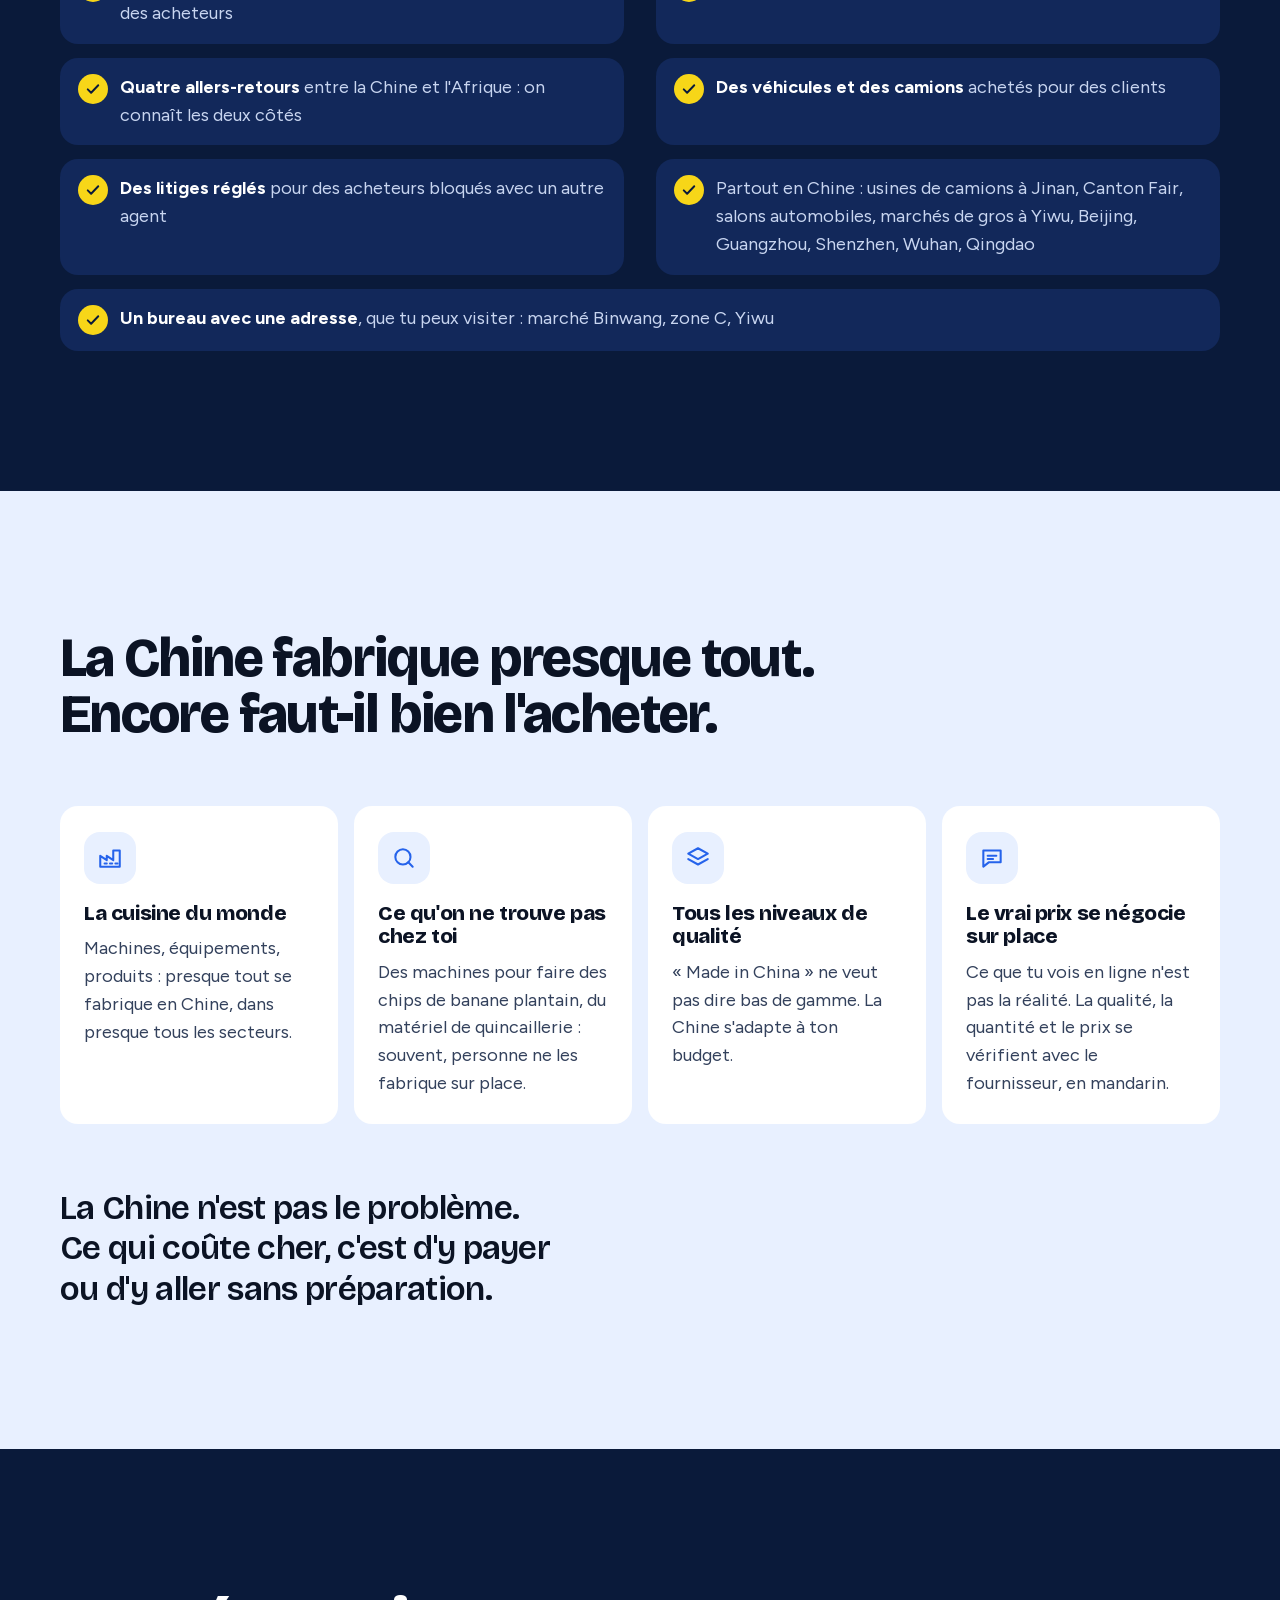
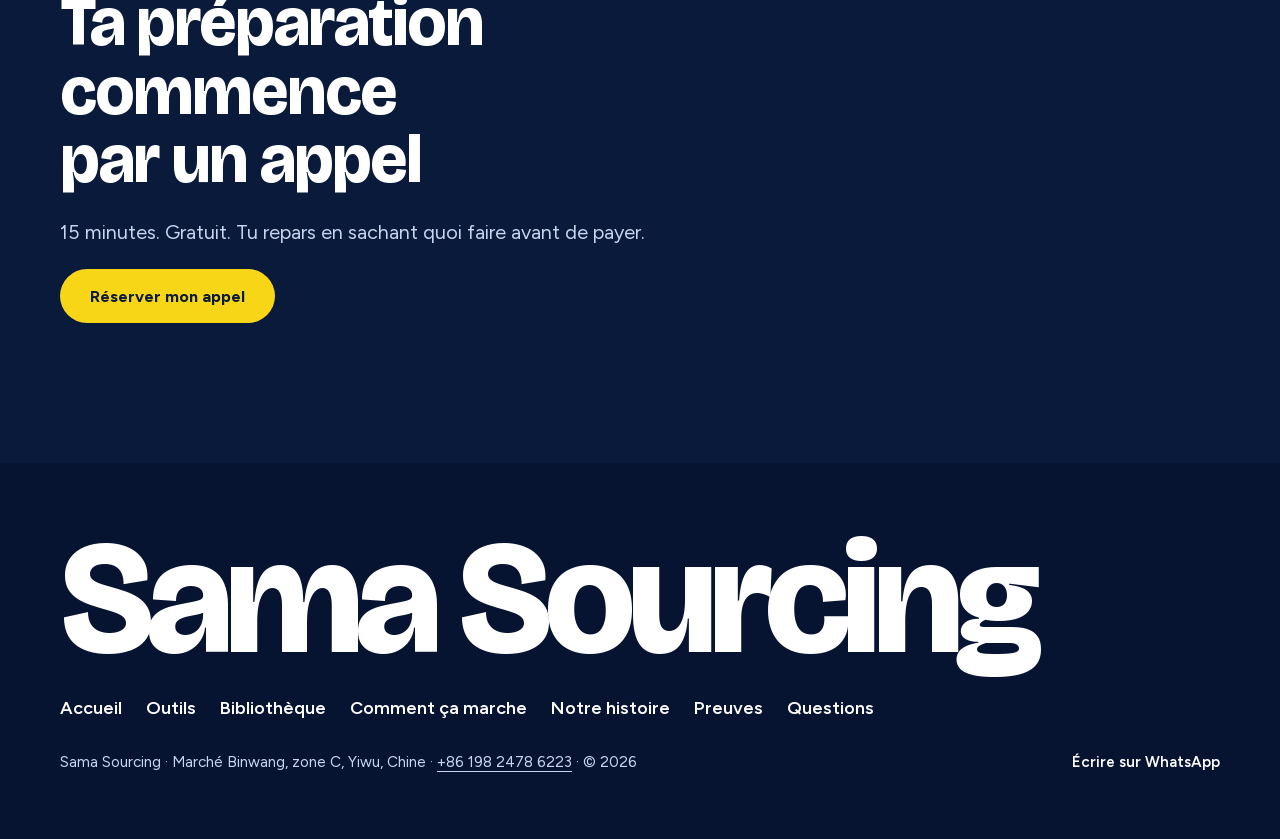
<file: mon-histoire.html>
<!doctype html>
<html lang="fr">
<head>
  <meta charset="utf-8">
  <meta name="viewport" content="width=device-width, initial-scale=1, viewport-fit=cover">
  <meta name="color-scheme" content="only light">
  <title>Notre histoire : une équipe sur place en Chine · Sama Sourcing</title>
  <meta name="description" content="Qui est derrière Sama Sourcing : un Congolais arrivé en Chine en 2023, un bureau à Yiwu, plus de 100 acheteurs aidés et 150 000 à 200 000 $ d'achats préparés.">
  <meta name="robots" content="index, follow, max-snippet:-1, max-image-preview:large, max-video-preview:-1">
  <link rel="canonical" href="https://samasourcing.site/mon-histoire.html">
  <link rel="alternate" hreflang="fr" href="https://samasourcing.site/mon-histoire.html">
  <link rel="alternate" hreflang="x-default" href="https://samasourcing.site/mon-histoire.html">

  <!-- Sécurité : aucune ressource externe, aucun script tiers, aucun formulaire distant. -->
  <meta http-equiv="Content-Security-Policy" content="default-src 'self'; base-uri 'none'; object-src 'none'; script-src 'self'; style-src 'self' 'unsafe-inline'; img-src 'self' data:; font-src 'self'; connect-src 'self'; form-action 'none'; manifest-src 'self'">
  <meta name="referrer" content="strict-origin-when-cross-origin">

  <meta property="og:type" content="website">
  <meta property="og:locale" content="fr_FR">
  <meta property="og:site_name" content="Sama Sourcing">
  <meta property="og:url" content="https://samasourcing.site/mon-histoire.html">
  <meta property="og:title" content="Notre histoire : on vit en Chine, on connaît l'acheteur">
  <meta property="og:description" content="De Kinshasa à Yiwu : pourquoi Sama Sourcing existe, ce qu'on a vu sur le terrain, et les preuves qui vont avec.">
  <meta property="og:image" content="https://samasourcing.site/assets/img/og.jpg">
  <meta property="og:image:width" content="1200">
  <meta property="og:image:height" content="630">
  <meta property="og:image:alt" content="Sama Sourcing : de Kinshasa à Yiwu, une équipe sur place en Chine">
  <meta property="og:image:type" content="image/jpeg">
  <meta name="twitter:card" content="summary_large_image">
  <meta name="twitter:title" content="Notre histoire : on vit en Chine, on connaît l'acheteur">
  <meta name="twitter:description" content="De Kinshasa à Yiwu : pourquoi Sama Sourcing existe, ce qu'on a vu sur le terrain, et les preuves qui vont avec.">
  <meta name="twitter:image" content="https://samasourcing.site/assets/img/og.jpg">
  <meta name="twitter:image:alt" content="Sama Sourcing : de Kinshasa à Yiwu, une équipe sur place en Chine">
  <meta name="theme-color" content="#0A1A3A">

  <link rel="icon" href="assets/img/favicon.svg" type="image/svg+xml">
  <link rel="icon" href="assets/img/favicon-32.png" sizes="32x32" type="image/png">
  <link rel="apple-touch-icon" href="assets/img/apple-touch-icon.png">
  <link rel="manifest" href="manifest.webmanifest">
  <link rel="stylesheet" href="assets/fonts/fonts.css">
  <link rel="stylesheet" href="assets/css/style.css?v=25">

  <script type="application/ld+json">
{
 "@context": "https://schema.org",
 "@graph": [
  {
   "@type": "Organization",
   "@id": "https://samasourcing.site/#organization",
   "name": "Sama Sourcing",
   "alternateName": "Sama Sourcing Chine",
   "url": "https://samasourcing.site/",
   "logo": "https://samasourcing.site/assets/img/favicon-32.png",
   "image": "https://samasourcing.site/assets/img/og.jpg",
   "description": "Sama Sourcing prépare les acheteurs africains avant qu'ils paient ou qu'ils voyagent en Chine : vérification des fournisseurs, échantillons, négociation en mandarin, inspection avant le solde, expédition.",
   "foundingDate": "2026",
   "address": {
    "@type": "PostalAddress",
    "streetAddress": "Marché Binwang, zone C, porte 3, 4e étage, n° 425-2",
    "addressLocality": "Yiwu",
    "addressRegion": "Zhejiang",
    "addressCountry": "CN"
   },
   "areaServed": [
    "CD",
    "CM",
    "CI",
    "NG",
    "SN",
    "CG",
    "GA",
    "BF",
    "ML",
    "TG",
    "BJ"
   ],
   "knowsLanguage": [
    "fr",
    "zh",
    "en"
   ],
   "contactPoint": {
    "@type": "ContactPoint",
    "contactType": "customer service",
    "telephone": "+8619824786223",
    "availableLanguage": [
     "fr",
     "zh",
     "en"
    ],
    "areaServed": "Afrique"
   }
  },
  {
   "@type": "WebSite",
   "@id": "https://samasourcing.site/#website",
   "url": "https://samasourcing.site/",
   "name": "Sama Sourcing",
   "inLanguage": "fr",
   "publisher": {
    "@id": "https://samasourcing.site/#organization"
   }
  },
  {
   "@type": "WebPage",
   "@id": "https://samasourcing.site/mon-histoire.html#webpage",
   "url": "https://samasourcing.site/mon-histoire.html",
   "name": "Notre histoire · Sama Sourcing",
   "description": "Parcours de Sama Sourcing : fondation en 2026 à Yiwu, plus de cent acheteurs africains accompagnés.",
   "isPartOf": {
    "@id": "https://samasourcing.site/#website"
   },
   "inLanguage": "fr",
   "publisher": {
    "@id": "https://samasourcing.site/#organization"
   }
  },
  {
   "@type": "BreadcrumbList",
   "@id": "https://samasourcing.site/mon-histoire.html#breadcrumb",
   "itemListElement": [
    {
     "@type": "ListItem",
     "position": 1,
     "name": "Accueil",
     "item": "https://samasourcing.site/"
    },
    {
     "@type": "ListItem",
     "position": 2,
     "name": "Notre histoire",
     "item": "https://samasourcing.site/mon-histoire.html"
    }
   ]
  },
  {
   "@type": "AboutPage",
   "@id": "https://samasourcing.site/mon-histoire.html#about",
   "url": "https://samasourcing.site/mon-histoire.html",
   "name": "Notre histoire",
   "isPartOf": {
    "@id": "https://samasourcing.site/#website"
   },
   "inLanguage": "fr",
   "about": {
    "@id": "https://samasourcing.site/#organization"
   }
  },
  {
   "@type": "Person",
   "@id": "https://samasourcing.site/#sama",
   "name": "Sama",
   "jobTitle": "Fondateur",
   "worksFor": {
    "@id": "https://samasourcing.site/#organization"
   },
   "knowsLanguage": [
    "fr",
    "zh",
    "en"
   ],
   "description": "Congolais arrivé en Chine en 2023, fondateur de Sama Sourcing à Yiwu."
  }
 ]
}
  </script>
</head>
<body>
  <!-- Icônes : un seul trait, réutilisées partout. pathLength="1" permet de les "dessiner" à l'apparition. -->
  <svg width="0" height="0" style="position:absolute" aria-hidden="true" focusable="false">
    <defs>
      <symbol id="i-clock" viewBox="0 0 24 24"><circle cx="12" cy="12" r="9" pathLength="1"/><path class="i-hand" d="M12 7v5l3 2" pathLength="1"/></symbol>
      <symbol id="i-search" viewBox="0 0 24 24"><circle cx="11" cy="11" r="7" pathLength="1"/><path d="M20 20l-4-4" pathLength="1"/></symbol>
      <symbol id="i-wallet" viewBox="0 0 24 24"><path d="M3 7h15a3 3 0 0 1 3 3v7a3 3 0 0 1-3 3H6a3 3 0 0 1-3-3z" pathLength="1"/><path d="M3 7l12-4v4" pathLength="1"/><circle cx="16.5" cy="13.5" r="1" pathLength="1"/></symbol>
      <symbol id="i-globe" viewBox="0 0 24 24"><circle cx="12" cy="12" r="9" pathLength="1"/><path d="M3 12h18M12 3c3 3.5 3 14.5 0 18M12 3c-3 3.5-3 14.5 0 18" pathLength="1"/></symbol>
      <symbol id="i-phone" viewBox="0 0 24 24"><rect x="6" y="2.5" width="12" height="19" rx="2.5" pathLength="1"/><path d="M10.5 18.5h3" pathLength="1"/></symbol>
      <symbol id="i-doc" viewBox="0 0 24 24"><path d="M6 3h8l4 4v14H6z" pathLength="1"/><path d="M14 3v4h4M9 12h6M9 16h4" pathLength="1"/></symbol>
      <symbol id="i-video" viewBox="0 0 24 24"><rect x="3" y="6" width="13" height="12" rx="2" pathLength="1"/><path d="M16 10l5-3v10l-5-3" pathLength="1"/></symbol>
      <symbol id="i-ship" viewBox="0 0 24 24"><path d="M3 16l2 5h14l2-5z" pathLength="1"/><path d="M5 16V9h14v7" pathLength="1"/><path d="M9 9V5h6v4" pathLength="1"/></symbol>
      <symbol id="i-check" viewBox="0 0 24 24"><path d="M5 12.5l4.5 4.5L19 7" pathLength="1"/></symbol>
      <symbol id="i-x" viewBox="0 0 24 24"><path d="M7 7l10 10M17 7L7 17" pathLength="1"/></symbol>
      <symbol id="i-chat" viewBox="0 0 24 24"><path d="M4 5h16v11H9l-5 4z" pathLength="1"/><path d="M8 10h8M8 13h5" pathLength="1"/></symbol>
      <symbol id="i-briefcase" viewBox="0 0 24 24"><rect x="3" y="7" width="18" height="13" rx="2" pathLength="1"/><path d="M9 7V4h6v3M3 13h18" pathLength="1"/></symbol>
      <symbol id="i-ceiling" viewBox="0 0 24 24"><path d="M3 5h18" pathLength="1"/><path d="M12 20V9M8 13l4-4 4 4" pathLength="1"/></symbol>
      <symbol id="i-factory" viewBox="0 0 24 24"><path d="M3 20V10l6 4v-4l6 4V5h6v15z" pathLength="1"/><path d="M7 17h2M12 17h2M17 17h2" pathLength="1"/></symbol>
      <symbol id="i-layers" viewBox="0 0 24 24"><path d="M12 3l9 5-9 5-9-5z" pathLength="1"/><path d="M3 13l9 5 9-5" pathLength="1"/></symbol>
      <symbol id="i-pin" viewBox="0 0 24 24"><path d="M12 21s-7-6.2-7-12a7 7 0 0 1 14 0c0 5.8-7 12-7 12z" pathLength="1"/><circle cx="12" cy="9" r="2.5" pathLength="1"/></symbol>
      <symbol id="i-bulb" viewBox="0 0 24 24"><path d="M9 18h6M10 21h4" pathLength="1"/><path d="M12 3a6 6 0 0 0-3.5 10.9c.6.5 1 1.2 1 2V16h5v-.1c0-.8.4-1.5 1-2A6 6 0 0 0 12 3z" pathLength="1"/></symbol>
      <symbol id="i-download" viewBox="0 0 24 24"><path d="M12 4v11M7 10l5 5 5-5"/><path d="M5 20h14"/></symbol>
      <symbol id="i-plus" viewBox="0 0 24 24"><path d="M12 5v14M5 12h14"/></symbol>
      <symbol id="i-play" viewBox="0 0 24 24"><path d="M8 5l11 7-11 7z"/></symbol>
    </defs>
  </svg>

  <a class="skip-link" href="#contenu">Aller au contenu</a>

  <header class="site-header">
    <div class="wrap header-inner">
      <a class="brand" href="index.html"><span class="brand-mark" aria-hidden="true">S</span>Sama Sourcing</a>
                        <nav class="nav" id="menu" aria-label="Menu principal">
          <a href="index.html">Accueil</a>
        <div class="nav-tools" data-nav-tools>
          <button class="nav-tools-btn" type="button" aria-expanded="false" aria-controls="nav-tools-menu" aria-haspopup="true">
            Outils<span class="nav-tools-caret" aria-hidden="true"></span>
          </button>
          <div class="nav-tools-menu" id="nav-tools-menu" hidden>
            <a href="calculatrice.html"><span class="nt-title">Vrai prix d’une pièce</span><span class="nt-desc">Ce que ta pièce te coûte vraiment</span></a>
            <a href="calcul-transport.html"><span class="nt-title">Transport &amp; CBM</span><span class="nt-desc">Le fret que le transitaire va facturer</span></a>
            <a href="marches.html"><span class="nt-title">Marchés &amp; taxi</span><span class="nt-desc">29 adresses en chinois, à montrer au chauffeur</span></a>
            <a class="nav-tools-all" href="outils.html">Tous les outils</a>
          </div>
        </div>
        <div class="nav-tools" data-nav-tools>
          <button class="nav-tools-btn" type="button" aria-expanded="false" aria-controls="nav-bib-menu" aria-haspopup="true">
            Bibliothèque<span class="nav-tools-caret" aria-hidden="true"></span>
          </button>
          <div class="nav-tools-menu" id="nav-bib-menu" hidden>
            <a href="score-de-preparation.html"><span class="nt-title">Le test</span><span class="nt-desc">12 questions, un score sur 10</span></a>
            <a href="documents.html"><span class="nt-title">Documents</span><span class="nt-desc">Guides et PDF à télécharger</span></a>
            <a class="nav-tools-all" href="bibliotheque.html">Toute la bibliothèque</a>
          </div>
        </div>
          <a href="comment-ca-marche.html">Comment ça marche</a>
          <a href="mon-histoire.html" aria-current="page">Notre histoire</a>
          <a href="preuves.html">Preuves</a>
          <a href="questions.html">Questions</a>
      </nav>
      <a class="btn btn-small" href="https://calendly.com/samasourcing/appel-decouverte" target="_blank" rel="noopener" data-sama="calendly">Réserver<span class="visually-hidden"> mon appel (nouvel onglet)</span></a>
      <button class="nav-toggle" type="button" aria-expanded="false" aria-controls="menu"><span class="visually-hidden">Ouvrir le menu</span><span class="nav-toggle-bars" aria-hidden="true"></span></button>
    </div>
  </header>

  <main id="contenu">

    <section class="page-hero" aria-labelledby="t-page">
      <div class="wrap">
        <h1 id="t-page">Notre histoire</h1>
        <p>Pourquoi nous, plutôt qu'un autre&nbsp;: on vit en Chine, et on connaît l'acheteur.</p>
      </div>
    </section>

    <!-- 3. Qui est Sama -->
    <section class="section about" id="qui" aria-labelledby="t-qui">
      <div class="wrap">
        <div class="bio">
          <!-- [PHOTO À FOURNIR] photo réelle de Sama au bureau de Yiwu ou dans un marché ; portrait en attendant -->
          <figure class="bio-photo" data-reveal>
            <img src="assets/img/portrait-800.webp?v=2"
                 srcset="assets/img/portrait-800.webp?v=2 800w, assets/img/portrait-1600.webp?v=2 1600w"
                 sizes="(min-width: 960px) 420px, 100vw"
                 width="800" height="1000" loading="lazy"
                 alt="Portrait de Sama, fondateur de Sama Sourcing">
          </figure>
          <div class="bio-text" data-reveal>
            <h2 id="t-qui">On est là où le problème se règle&nbsp;: en Chine.</h2>
            <p>Sama, congolais, est arrivé en Chine en 2023 comme étudiant. Sur place, il a vu des acheteurs africains arriver sans plan, payer des intermédiaires de trop, ou envoyer leur argent à des fournisseurs jamais vus.</p>
            <p>Il a commencé par aider sa famille et ses amis, puis d'autres acheteurs, puis des entreprises. En 2026, il a créé Sama Sourcing. Aujourd'hui, l'équipe prépare les acheteurs avant qu'ils paient ou qu'ils voyagent, partout en Chine, depuis son bureau de Yiwu.</p>
            <ol class="journey" aria-label="Notre parcours">
              <li><b>Kinshasa</b><span>Du primaire à la licence</span></li>
              <li><b>Chine, 2023</b><span>Études et mandarin</span></li>
              <li><b>2026</b><span>Création de Sama Sourcing</span></li>
            </ol>
          </div>
        </div>

        <figure class="father" data-reveal>
          <h3>Deux histoires qui nous guident</h3>
          <p>Le père de Sama a fait tourner l'entreprise d'un autre pendant des années&nbsp;: il connaissait les clients et tout le travail. Le jour où il s'est mis à son compte, sa vie a changé. On en a retenu une chose&nbsp;: celui qui connaît le terrain ne dépend plus de personne.</p>
          <p>Un salarié de banque à Kinshasa a commencé avec nous par une seule commande&nbsp;: l'équipement d'un lave-auto, envoyé par bateau. Puis les machines pour faire des chips de banane plantain. Il est venu en Chine trois fois. Aujourd'hui, il a son garage, et il est devenu notre associé pour l'import de véhicules.</p>
        </figure>

        <div class="field" data-reveal>
          <h3>Pourquoi nous faire confiance</h3>
          <ul class="achievements">
            <li><svg aria-hidden="true"><use href="#i-check"/></svg><span><b>150 000 à 200 000 $</b> d'achats préparés et négociés pour des acheteurs</span></li>
            <li><svg aria-hidden="true"><use href="#i-check"/></svg><span><b>Plus d'une centaine d'acheteurs</b> aidés</span></li>
            <li><svg aria-hidden="true"><use href="#i-check"/></svg><span><b>Quatre allers-retours</b> entre la Chine et l'Afrique&nbsp;: on connaît les deux côtés</span></li>
            <!-- [À METTRE À JOUR] nombre de véhicules : 2 livrés, 3 en route -->
            <li><svg aria-hidden="true"><use href="#i-check"/></svg><span><b>Des véhicules et des camions</b> achetés pour des clients</span></li>
            <li><svg aria-hidden="true"><use href="#i-check"/></svg><span><b>Des litiges réglés</b> pour des acheteurs bloqués avec un autre agent</span></li>
            <li><svg aria-hidden="true"><use href="#i-check"/></svg><span>Partout en Chine&nbsp;: usines de camions à Jinan, Canton Fair, salons automobiles, marchés de gros à Yiwu, Beijing, Guangzhou, Shenzhen, Wuhan, Qingdao</span></li>
            <li><svg aria-hidden="true"><use href="#i-check"/></svg><span><b>Un bureau avec une adresse</b>, que tu peux visiter&nbsp;: marché Binwang, zone C, Yiwu</span></li>
          </ul>
        </div>
      </div>
    </section>

    <!-- 4. Pourquoi la Chine -->
    <section class="section section-sky" aria-labelledby="t-chine">
      <div class="wrap">
        <div class="section-head" data-reveal>
          <h2 id="t-chine">La Chine fabrique presque tout. Encore faut-il bien l'acheter.</h2>
        </div>
        <ul class="cards cards-4">
          <li class="card" data-reveal><span class="flip-icon"><svg aria-hidden="true"><use href="#i-factory"/></svg></span><b>La cuisine du monde</b><span>Machines, équipements, produits&nbsp;: presque tout se fabrique en Chine, dans presque tous les secteurs.</span></li>
          <li class="card" data-reveal><span class="flip-icon"><svg aria-hidden="true"><use href="#i-search"/></svg></span><b>Ce qu'on ne trouve pas chez toi</b><span>Des machines pour faire des chips de banane plantain, du matériel de quincaillerie&nbsp;: souvent, personne ne les fabrique sur place.</span></li>
          <li class="card" data-reveal><span class="flip-icon"><svg aria-hidden="true"><use href="#i-layers"/></svg></span><b>Tous les niveaux de qualité</b><span>«&nbsp;Made in China&nbsp;» ne veut pas dire bas de gamme. La Chine s'adapte à ton budget.</span></li>
          <li class="card" data-reveal><span class="flip-icon"><svg aria-hidden="true"><use href="#i-chat"/></svg></span><b>Le vrai prix se négocie sur place</b><span>Ce que tu vois en ligne n'est pas la réalité. La qualité, la quantité et le prix se vérifient avec le fournisseur, en mandarin.</span></li>
        </ul>
        <p class="statement" data-reveal>La Chine n'est pas le problème. Ce qui coûte cher, c'est d'y payer ou d'y aller sans préparation.</p>
      </div>
    </section>

    <!-- Appel final -->
    <section class="final" id="final" aria-labelledby="t-final">
      <div class="wrap final-inner">
        <h2 id="t-final">Ta préparation commence par un appel</h2>
        <p>15 minutes. Gratuit. Tu repars en sachant quoi faire avant de payer.</p>
        <a class="btn btn-yellow" href="https://calendly.com/samasourcing/appel-decouverte" target="_blank" rel="noopener" data-sama="calendly">Réserver mon appel</a>
      </div>
    </section>
  </main>

  <!-- Pied de page -->
  <footer class="site-footer">
    <div class="wrap">
      <p class="footer-name">Sama Sourcing</p>
                        <ul class="footer-nav" aria-label="Pages">
          <li><a href="index.html">Accueil</a></li>
          <li><a href="outils.html">Outils</a></li>
          <li><a href="bibliotheque.html">Bibliothèque</a></li>
          <li><a href="comment-ca-marche.html">Comment ça marche</a></li>
          <li><a href="mon-histoire.html" aria-current="page">Notre histoire</a></li>
          <li><a href="preuves.html">Preuves</a></li>
          <li><a href="questions.html">Questions</a></li>
      </ul>
            <div class="footer-row">
        <p>Sama Sourcing · Marché Binwang, zone C, Yiwu, Chine · <a href="tel:+8619824786223" data-sama="phone-href">+86 198 2478 6223</a> · © <span data-sama-year>2026</span></p>
        <ul class="social" data-social-list aria-label="Nous écrire">
          <li><a href="https://wa.me/8619824786223?text=Bonjour%20Sama%20Sourcing%2C%20je%20veux%20pr%C3%A9parer%20un%20achat%20en%20Chine." target="_blank" rel="noopener" data-sama="wa">Écrire sur WhatsApp</a></li>
        </ul>
      </div>
    </div>
  </footer>

  <!-- Barre d'action mobile -->
  <div class="sticky-cta" id="sticky-cta" aria-hidden="true">
    <a class="btn btn-primary" href="https://calendly.com/samasourcing/appel-decouverte" target="_blank" rel="noopener" data-sama="calendly" tabindex="-1">Réserver mon appel<span class="visually-hidden"> (nouvel onglet)</span></a>
  </div>

  <!-- Bouton WhatsApp flottant -->
  <a class="wa-float" href="https://wa.me/8619824786223?text=Bonjour%20Sama%20Sourcing%2C%20je%20veux%20pr%C3%A9parer%20un%20achat%20en%20Chine." target="_blank" rel="noopener" data-sama="wa">
    <svg viewBox="0 0 24 24" aria-hidden="true"><path d="M12 3a9 9 0 0 0-7.8 13.5L3 21l4.6-1.2A9 9 0 1 0 12 3z"/><path d="M9 8.5c0 3.5 3 6.5 6.5 6.5l1-1.6-2-1-1 .9c-1-.4-2-1.4-2.4-2.4l.9-1-1-2z"/></svg>
    <span class="visually-hidden">Écrire à Sama Sourcing sur WhatsApp (nouvel onglet)</span>
  </a>

  <script src="assets/js/config.js?v=1" defer></script>
  <script src="assets/js/main.js?v=11" defer></script>
</body>
</html>
</file>
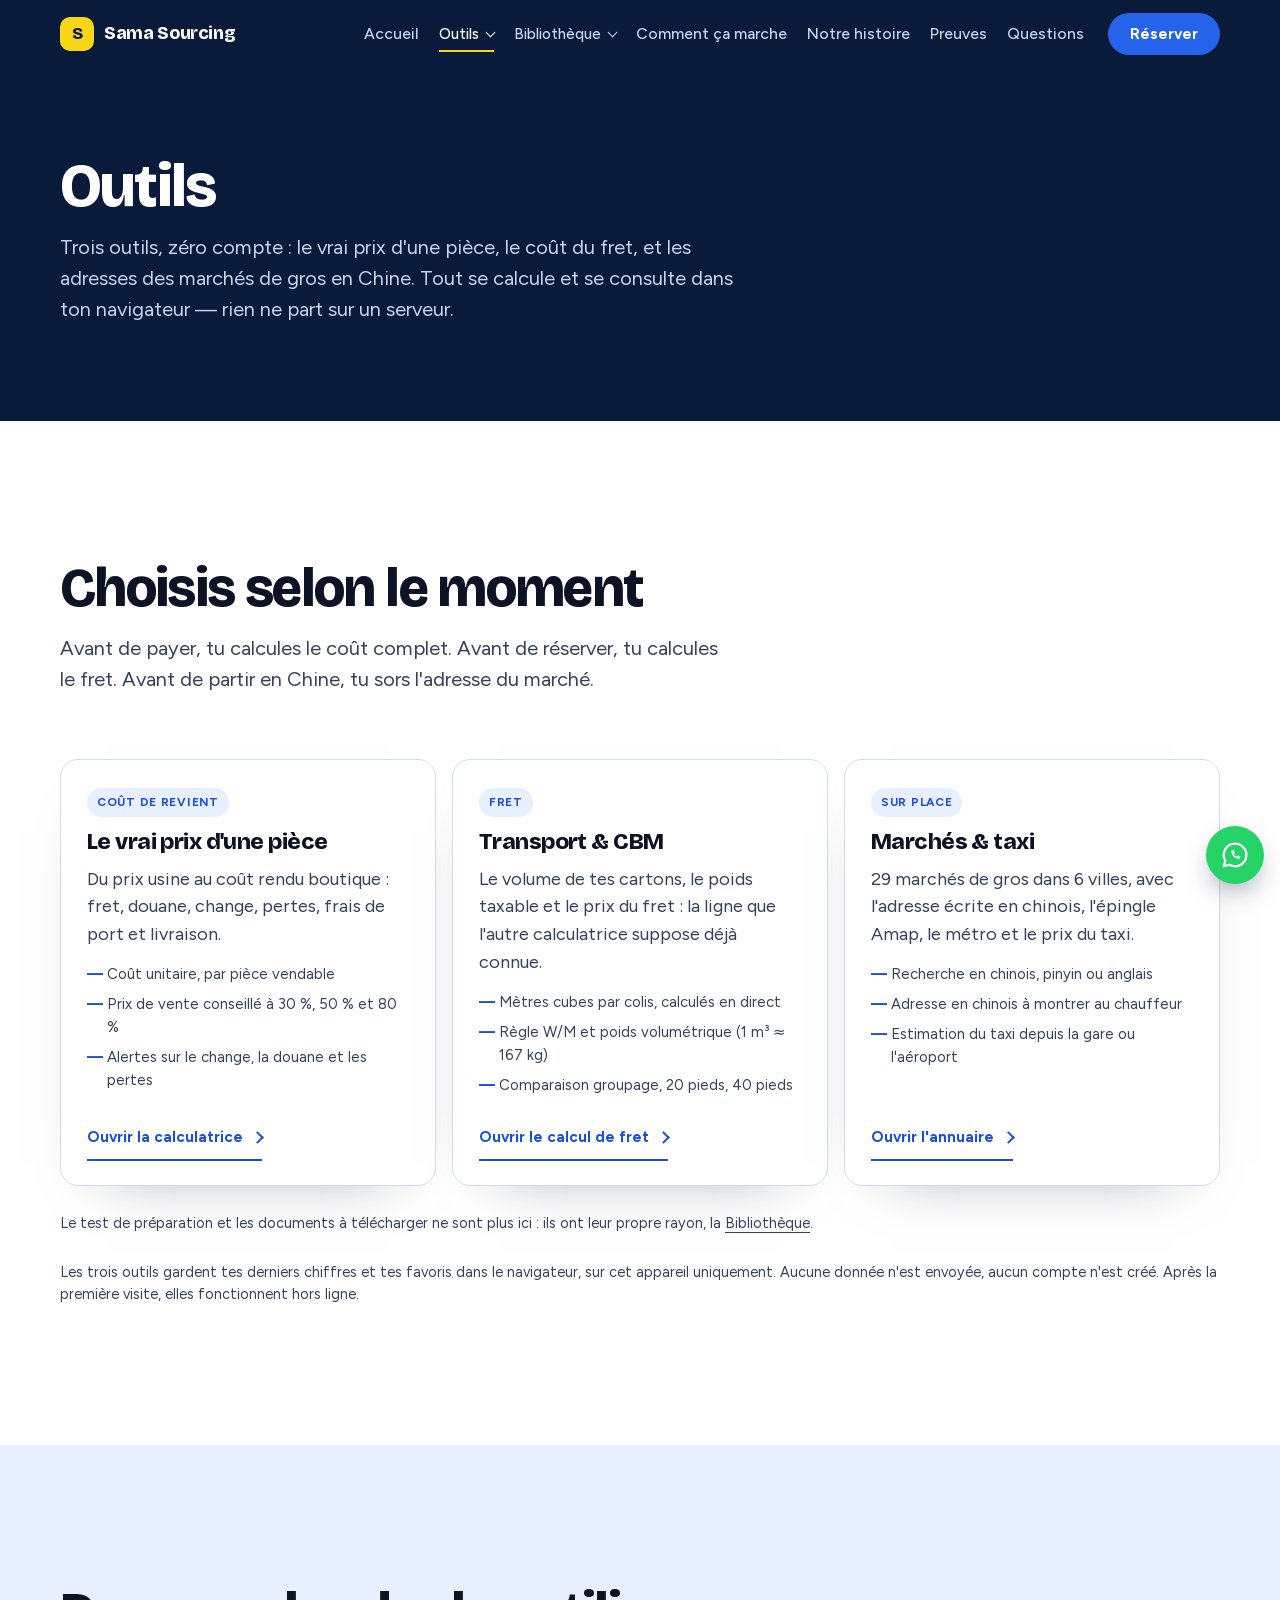
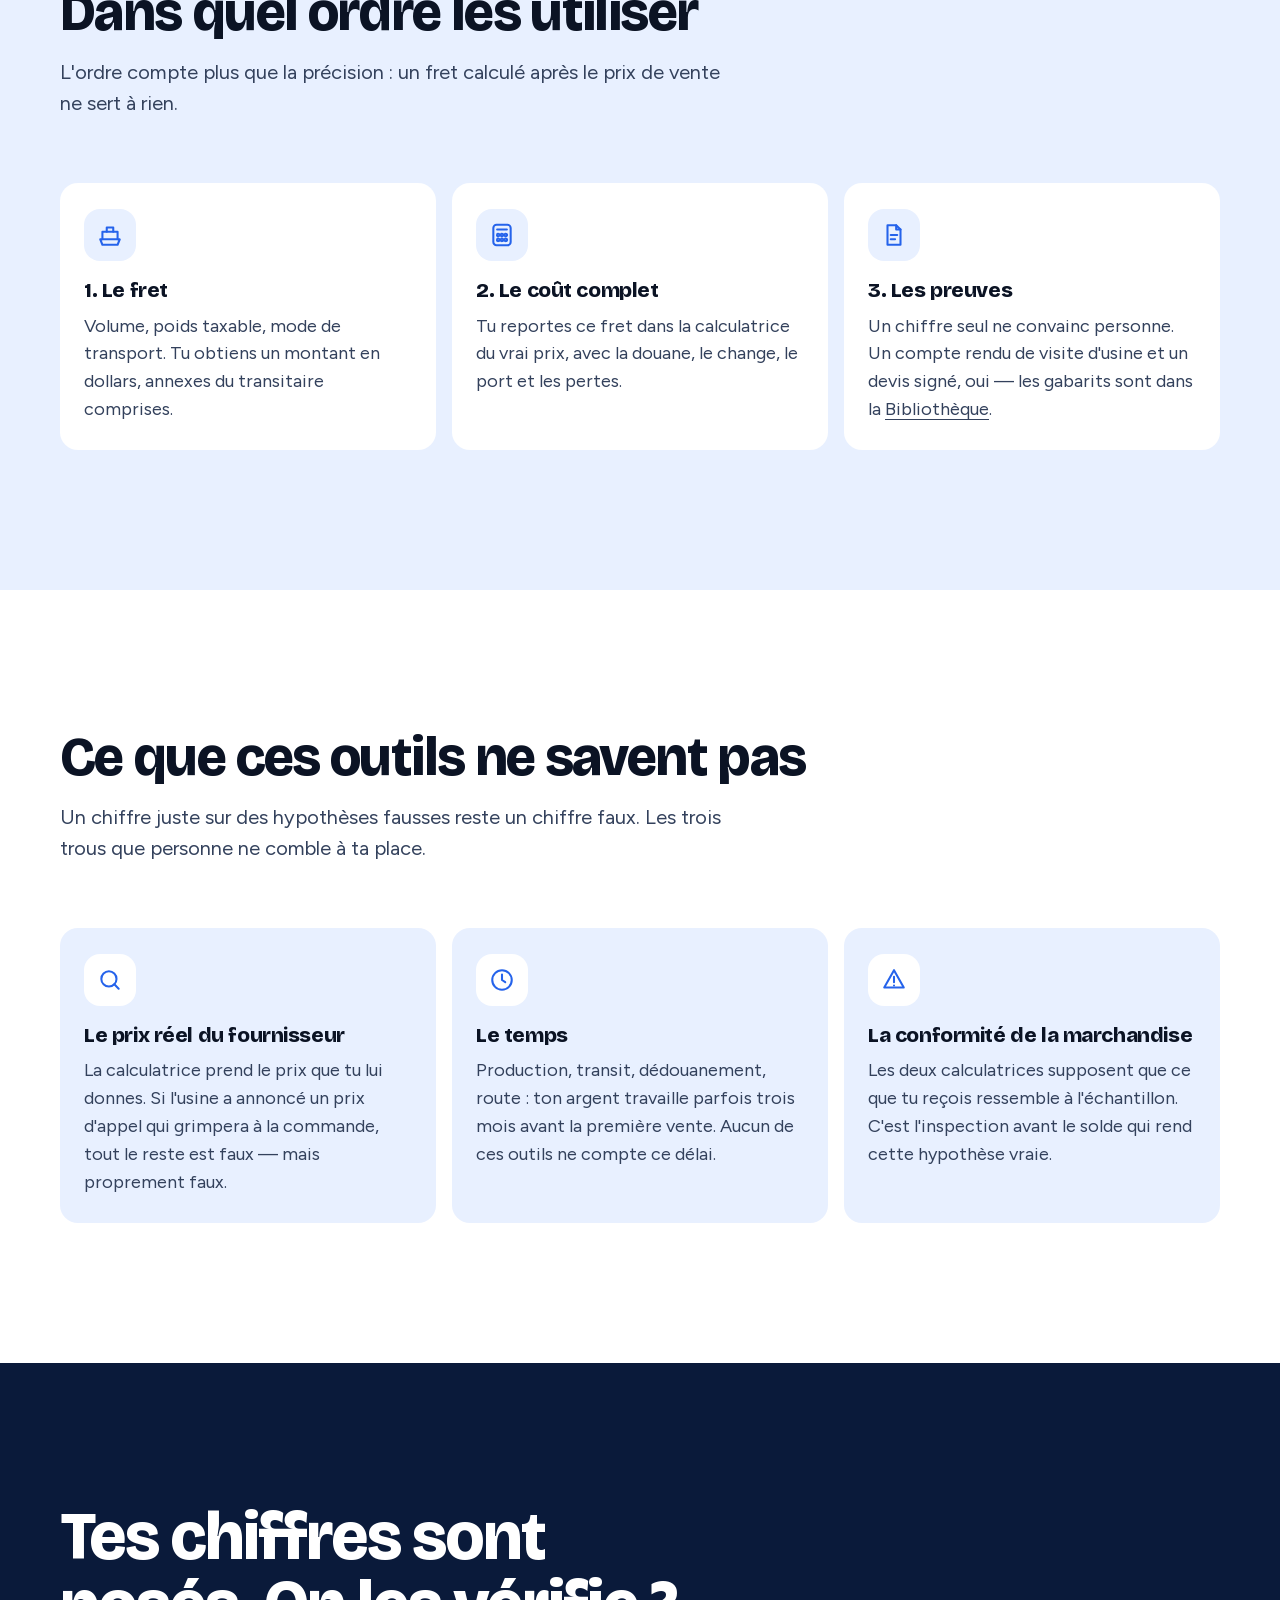
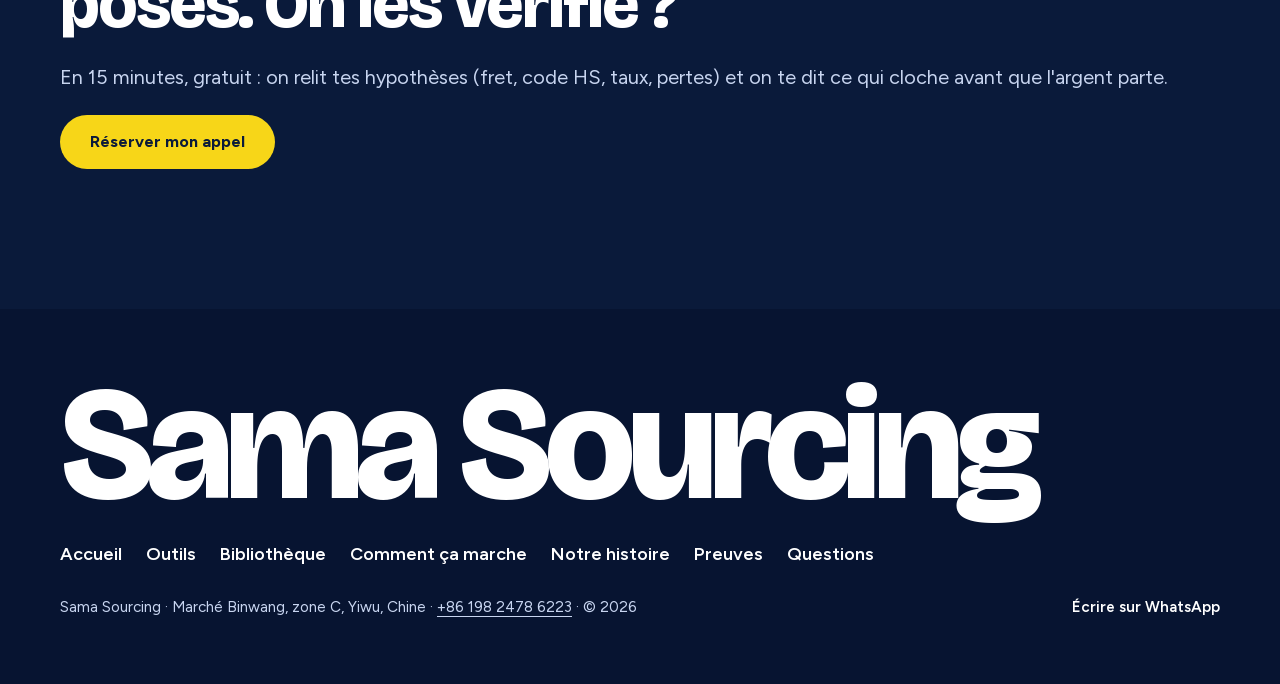
<file: outils.html>
<!doctype html>
<html lang="fr">
<head>
  <meta charset="utf-8">
  <meta name="viewport" content="width=device-width, initial-scale=1, viewport-fit=cover">
  <meta name="color-scheme" content="only light">
  <title>Outils : calculatrice, calcul de fret et documents | Sama Sourcing</title>
  <meta name="description" content="Trois outils gratuits pour préparer un achat en Chine : le vrai prix d'une pièce, le calcul du fret (CBM, poids taxable) et les documents à télécharger. Sans compte.">
  <meta name="robots" content="index, follow, max-snippet:-1, max-image-preview:large, max-video-preview:-1">
  <link rel="canonical" href="https://samasourcing.site/outils.html">
  <link rel="alternate" hreflang="fr" href="https://samasourcing.site/outils.html">
  <link rel="alternate" hreflang="x-default" href="https://samasourcing.site/outils.html">

  <!-- Sécurité : aucune ressource externe, aucun script tiers, aucun formulaire distant. -->
  <meta http-equiv="Content-Security-Policy" content="default-src 'self'; base-uri 'none'; object-src 'none'; script-src 'self'; style-src 'self' 'unsafe-inline'; img-src 'self' data:; font-src 'self'; connect-src 'self'; form-action 'none'; manifest-src 'self'">
  <meta name="referrer" content="strict-origin-when-cross-origin">

  <meta property="og:type" content="website">
  <meta property="og:locale" content="fr_FR">
  <meta property="og:site_name" content="Sama Sourcing">
  <meta property="og:url" content="https://samasourcing.site/outils.html">
  <meta property="og:title" content="Outils : le vrai prix, le fret, les documents">
  <meta property="og:description" content="Trois outils et cinq documents pour préparer un import avant de payer. Gratuit, sans compte, hors ligne après la première visite.">
  <meta property="og:image" content="https://samasourcing.site/assets/img/og.jpg">
  <meta property="og:image:width" content="1200">
  <meta property="og:image:height" content="630">
  <meta property="og:image:alt" content="Outils Sama Sourcing : calculatrice, fret et documents">
  <meta property="og:image:type" content="image/jpeg">
  <meta name="twitter:card" content="summary_large_image">
  <meta name="twitter:title" content="Outils : le vrai prix, le fret, les documents">
  <meta name="twitter:description" content="Trois outils et cinq documents pour préparer un import avant de payer. Gratuit, sans compte, hors ligne après la première visite.">
  <meta name="twitter:image" content="https://samasourcing.site/assets/img/og.jpg">
  <meta name="twitter:image:alt" content="Outils Sama Sourcing : calculatrice, fret et documents">
  <meta name="theme-color" content="#0A1A3A">

  <link rel="icon" href="assets/img/favicon.svg" type="image/svg+xml">
  <link rel="icon" href="assets/img/favicon-32.png" sizes="32x32" type="image/png">
  <link rel="apple-touch-icon" href="assets/img/apple-touch-icon.png">
  <link rel="manifest" href="manifest.webmanifest">
  <link rel="stylesheet" href="assets/fonts/fonts.css">
  <link rel="stylesheet" href="assets/css/style.css?v=25">
  <link rel="stylesheet" href="assets/css/calculatrice.css?v=6">

  <script type="application/ld+json">
{
    "@context": "https://schema.org",
    "@graph": [
      {
        "@type": "Organization",
        "@id": "https://samasourcing.site/#organization",
        "name": "Sama Sourcing",
        "alternateName": "Sama Sourcing Chine",
        "url": "https://samasourcing.site/",
        "logo": "https://samasourcing.site/assets/img/favicon-32.png",
        "image": "https://samasourcing.site/assets/img/og.jpg",
        "description": "Sama Sourcing prépare les acheteurs africains avant qu'ils paient ou qu'ils voyagent en Chine : vérification des fournisseurs, échantillons, négociation en mandarin, inspection avant le solde, expédition.",
        "foundingDate": "2026",
        "address": {
          "@type": "PostalAddress",
          "streetAddress": "Marché Binwang, zone C, porte 3, 4e étage, n° 425-2",
          "addressLocality": "Yiwu",
          "addressRegion": "Zhejiang",
          "addressCountry": "CN"
        },
        "areaServed": ["CD", "CM", "CI", "NG", "SN", "CG", "GA", "BF", "ML", "TG", "BJ"],
        "knowsLanguage": ["fr", "zh", "en"],
        "contactPoint": {
          "@type": "ContactPoint",
          "contactType": "customer service",
          "telephone": "+8619824786223",
          "availableLanguage": ["fr", "zh", "en"],
          "areaServed": "Afrique"
        }
      },
      {
        "@type": "WebSite",
        "@id": "https://samasourcing.site/#website",
        "url": "https://samasourcing.site/",
        "name": "Sama Sourcing",
        "inLanguage": "fr",
        "publisher": { "@id": "https://samasourcing.site/#organization" }
      },
      {
        "@type": "CollectionPage",
        "@id": "https://samasourcing.site/outils.html#webpage",
        "url": "https://samasourcing.site/outils.html",
        "name": "Outils : calculatrice de coût de revient, calcul de fret, documents",
        "description": "Les trois outils gratuits de Sama Sourcing pour préparer un achat en Chine : coût de revient réel par pièce, volume et fret, bibliothèque de documents.",
        "isPartOf": { "@id": "https://samasourcing.site/#website" },
        "inLanguage": "fr",
        "primaryImageOfPage": "https://samasourcing.site/assets/img/og.jpg",
        "mainEntity": { "@id": "https://samasourcing.site/outils.html#liste" }
      },
      {
        "@type": "BreadcrumbList",
        "@id": "https://samasourcing.site/outils.html#breadcrumb",
        "itemListElement": [
          { "@type": "ListItem", "position": 1, "name": "Accueil", "item": "https://samasourcing.site/" },
          { "@type": "ListItem", "position": 2, "name": "Outils", "item": "https://samasourcing.site/outils.html" }
        ]
      },
      {
        "@type": "ItemList",
        "@id": "https://samasourcing.site/outils.html#liste",
        "name": "Outils Sama Sourcing",
        "itemListOrder": "https://schema.org/ItemListOrderAscending",
        "numberOfItems": 3,
        "itemListElement": [
          {
            "@type": "ListItem",
            "position": 1,
            "item": {
              "@type": "WebApplication",
              "name": "Calculatrice « Vrai prix d'une pièce »",
              "url": "https://samasourcing.site/calculatrice.html",
              "applicationCategory": "BusinessApplication",
              "operatingSystem": "Web",
              "isAccessibleForFree": true
            }
          },
          {
            "@type": "ListItem",
            "position": 2,
            "item": {
              "@type": "WebApplication",
              "name": "Calcul de fret « Transport & CBM »",
              "url": "https://samasourcing.site/calcul-transport.html",
              "applicationCategory": "BusinessApplication",
              "operatingSystem": "Web",
              "isAccessibleForFree": true
            }
          },
          {
            "@type": "ListItem",
            "position": 3,
            "item": {
              "@type": "CollectionPage",
              "name": "Documents",
              "url": "https://samasourcing.site/documents.html"
            }
          }
        ]
      }
    ]
  }
  </script>
</head>
<body id="outils">
  <!-- Icônes : un seul trait, réutilisées partout. -->
<svg width="0" height="0" style="position:absolute" aria-hidden="true" focusable="false">
    <defs>
      <symbol id="i-clock" viewBox="0 0 24 24"><circle cx="12" cy="12" r="9" pathLength="1"/><path class="i-hand" d="M12 7v5l3 2" pathLength="1"/></symbol>
      <symbol id="i-search" viewBox="0 0 24 24"><circle cx="11" cy="11" r="7" pathLength="1"/><path d="M20 20l-4-4" pathLength="1"/></symbol>
      <symbol id="i-wallet" viewBox="0 0 24 24"><path d="M3 7h15a3 3 0 0 1 3 3v7a3 3 0 0 1-3 3H6a3 3 0 0 1-3-3z" pathLength="1"/><path d="M3 7l12-4v4" pathLength="1"/><circle cx="16.5" cy="13.5" r="1" pathLength="1"/></symbol>
      <symbol id="i-globe" viewBox="0 0 24 24"><circle cx="12" cy="12" r="9" pathLength="1"/><path d="M3 12h18M12 3c3 3.5 3 14.5 0 18M12 3c-3 3.5-3 14.5 0 18" pathLength="1"/></symbol>
      <symbol id="i-phone" viewBox="0 0 24 24"><rect x="6" y="2.5" width="12" height="19" rx="2.5" pathLength="1"/><path d="M10.5 18.5h3" pathLength="1"/></symbol>
      <symbol id="i-doc" viewBox="0 0 24 24"><path d="M6 3h8l4 4v14H6z" pathLength="1"/><path d="M14 3v4h4M9 12h6M9 16h4" pathLength="1"/></symbol>
      <symbol id="i-video" viewBox="0 0 24 24"><rect x="3" y="6" width="13" height="12" rx="2" pathLength="1"/><path d="M16 10l5-3v10l-5-3" pathLength="1"/></symbol>
      <symbol id="i-ship" viewBox="0 0 24 24"><path d="M3 16l2 5h14l2-5z" pathLength="1"/><path d="M5 16V9h14v7" pathLength="1"/><path d="M9 9V5h6v4" pathLength="1"/></symbol>
      <symbol id="i-check" viewBox="0 0 24 24"><path d="M5 12.5l4.5 4.5L19 7" pathLength="1"/></symbol>
      <symbol id="i-x" viewBox="0 0 24 24"><path d="M7 7l10 10M17 7L7 17" pathLength="1"/></symbol>
      <symbol id="i-chat" viewBox="0 0 24 24"><path d="M4 5h16v11H9l-5 4z" pathLength="1"/><path d="M8 10h8M8 13h5" pathLength="1"/></symbol>
      <symbol id="i-briefcase" viewBox="0 0 24 24"><rect x="3" y="7" width="18" height="13" rx="2" pathLength="1"/><path d="M9 7V4h6v3M3 13h18" pathLength="1"/></symbol>
      <symbol id="i-factory" viewBox="0 0 24 24"><path d="M3 20V10l6 4v-4l6 4V5h6v15z" pathLength="1"/><path d="M7 17h2M12 17h2M17 17h2" pathLength="1"/></symbol>
      <symbol id="i-layers" viewBox="0 0 24 24"><path d="M12 3l9 5-9 5-9-5z" pathLength="1"/><path d="M3 13l9 5 9-5" pathLength="1"/></symbol>
      <symbol id="i-pin" viewBox="0 0 24 24"><path d="M12 21s-7-6.2-7-12a7 7 0 0 1 14 0c0 5.8-7 12-7 12z" pathLength="1"/><circle cx="12" cy="9" r="2.5" pathLength="1"/></symbol>
      <symbol id="i-bulb" viewBox="0 0 24 24"><path d="M9 18h6M10 21h4" pathLength="1"/><path d="M12 3a6 6 0 0 0-3.5 10.9c.6.5 1 1.2 1 2V16h5v-.1c0-.8.4-1.5 1-2A6 6 0 0 0 12 3z" pathLength="1"/></symbol>
      <symbol id="i-download" viewBox="0 0 24 24"><path d="M12 4v11M7 10l5 5 5-5"/><path d="M5 20h14"/></symbol>
      <symbol id="i-plus" viewBox="0 0 24 24"><path d="M12 5v14M5 12h14"/></symbol>
      <symbol id="i-play" viewBox="0 0 24 24"><path d="M8 5l11 7-11 7z"/></symbol>
      <symbol id="i-calc" viewBox="0 0 24 24"><rect x="4" y="2.5" width="16" height="19" rx="3" pathLength="1"/><path d="M7.5 7h9" pathLength="1"/><circle cx="8.5" cy="12" r="1.2"/><circle cx="12" cy="12" r="1.2"/><circle cx="15.5" cy="12" r="1.2"/><circle cx="8.5" cy="16.5" r="1.2"/><circle cx="12" cy="16.5" r="1.2"/><circle cx="15.5" cy="16.5" r="1.2"/></symbol>
      <symbol id="i-alert" viewBox="0 0 24 24"><path d="M12 3l9 16H3z" pathLength="1"/><path d="M12 9v5M12 17h.01" pathLength="1"/></symbol>
      <symbol id="i-copy" viewBox="0 0 24 24"><rect x="9" y="9" width="12" height="12" rx="2" pathLength="1"/><path d="M15 5H6a2 2 0 0 0-2 2v9" pathLength="1"/></symbol>
      <symbol id="i-print" viewBox="0 0 24 24"><rect x="6" y="3" width="12" height="6" pathLength="1"/><rect x="4" y="9" width="16" height="8" rx="2" pathLength="1"/><path d="M8 17h8v4H8z" pathLength="1"/></symbol>
      <symbol id="i-save" viewBox="0 0 24 24"><path d="M5 3h11l3 3v15H5z" pathLength="1"/><path d="M8 3v6h7V3M8 21v-7h8v7" pathLength="1"/></symbol>
      <symbol id="i-reset" viewBox="0 0 24 24"><path d="M4 12a8 8 0 1 0 3-6.3" pathLength="1"/><path d="M4 4v5h5" pathLength="1"/></symbol>
    </defs>
  </svg>

  <a class="skip-link" href="#contenu">Aller au contenu</a>

  <header class="site-header">
    <div class="wrap header-inner">
      <a class="brand" href="index.html"><span class="brand-mark" aria-hidden="true">S</span>Sama Sourcing</a>
      <nav class="nav" id="menu" aria-label="Menu principal">
          <a href="index.html">Accueil</a>
        <div class="nav-tools" data-nav-tools>
          <button class="nav-tools-btn" type="button" aria-expanded="false" aria-controls="nav-tools-menu" aria-haspopup="true">
            Outils<span class="nav-tools-caret" aria-hidden="true"></span>
          </button>
          <div class="nav-tools-menu" id="nav-tools-menu" hidden>
            <a href="calculatrice.html"><span class="nt-title">Vrai prix d’une pièce</span><span class="nt-desc">Ce que ta pièce te coûte vraiment</span></a>
            <a href="calcul-transport.html"><span class="nt-title">Transport &amp; CBM</span><span class="nt-desc">Le fret que le transitaire va facturer</span></a>
            <a href="marches.html"><span class="nt-title">Marchés &amp; taxi</span><span class="nt-desc">29 adresses en chinois, à montrer au chauffeur</span></a>
            <a class="nav-tools-all" href="outils.html" aria-current="page">Tous les outils</a>
          </div>
        </div>
        <div class="nav-tools" data-nav-tools>
          <button class="nav-tools-btn" type="button" aria-expanded="false" aria-controls="nav-bib-menu" aria-haspopup="true">
            Bibliothèque<span class="nav-tools-caret" aria-hidden="true"></span>
          </button>
          <div class="nav-tools-menu" id="nav-bib-menu" hidden>
            <a href="score-de-preparation.html"><span class="nt-title">Le test</span><span class="nt-desc">12 questions, un score sur 10</span></a>
            <a href="documents.html"><span class="nt-title">Documents</span><span class="nt-desc">Guides et PDF à télécharger</span></a>
            <a class="nav-tools-all" href="bibliotheque.html">Toute la bibliothèque</a>
          </div>
        </div>
          <a href="comment-ca-marche.html">Comment ça marche</a>
          <a href="mon-histoire.html">Notre histoire</a>
          <a href="preuves.html">Preuves</a>
          <a href="questions.html">Questions</a>
      </nav>
      <a class="btn btn-small" href="https://calendly.com/samasourcing/appel-decouverte" target="_blank" rel="noopener" data-sama="calendly">Réserver<span class="visually-hidden"> mon appel (nouvel onglet)</span></a>
      <button class="nav-toggle" type="button" aria-expanded="false" aria-controls="menu"><span class="visually-hidden">Ouvrir le menu</span><span class="nav-toggle-bars" aria-hidden="true"></span></button>
    </div>
  </header>

  <main id="contenu">

    <section class="page-hero" aria-labelledby="t-page">
      <div class="wrap">
        <h1 id="t-page">Outils</h1>
        <p>Trois outils, zéro compte : le vrai prix d'une pièce, le coût du fret, et les adresses des marchés de gros en Chine. Tout se calcule et se consulte dans ton navigateur — rien ne part sur un serveur.</p>
      </div>
    </section>

    <section class="section" aria-labelledby="t-outils">
      <div class="wrap">
        <div class="section-head">
          <h2 id="t-outils">Choisis selon le moment</h2>
          <p class="sub">Avant de payer, tu calcules le coût complet. Avant de réserver, tu calcules le fret. Avant de partir en Chine, tu sors l'adresse du marché.</p>
        </div>
        <div class="tool-grid tool-grid--three">

          <article class="tool-card">
            <span class="tool-tag">Coût de revient</span>
            <h3>Le vrai prix d'une pièce</h3>
            <p>Du prix usine au coût rendu boutique : fret, douane, change, pertes, frais de port et livraison.</p>
            <ul>
              <li>Coût unitaire, par pièce vendable</li>
              <li>Prix de vente conseillé à 30 %, 50 % et 80 %</li>
              <li>Alertes sur le change, la douane et les pertes</li>
            </ul>
            <p class="tool-go"><a class="more-link" href="calculatrice.html">Ouvrir la calculatrice</a></p>
          </article>

          <article class="tool-card">
            <span class="tool-tag">Fret</span>
            <h3>Transport &amp; CBM</h3>
            <p>Le volume de tes cartons, le poids taxable et le prix du fret : la ligne que l'autre calculatrice suppose déjà connue.</p>
            <ul>
              <li>Mètres cubes par colis, calculés en direct</li>
              <li>Règle W/M et poids volumétrique (1 m³ ≈ 167 kg)</li>
              <li>Comparaison groupage, 20 pieds, 40 pieds</li>
            </ul>
            <p class="tool-go"><a class="more-link" href="calcul-transport.html">Ouvrir le calcul de fret</a></p>
          </article>

          <article class="tool-card">
            <span class="tool-tag">Sur place</span>
            <h3>Marchés &amp; taxi</h3>
            <p>29 marchés de gros dans 6 villes, avec l'adresse écrite en chinois, l'épingle Amap, le métro et le prix du taxi.</p>
            <ul>
              <li>Recherche en chinois, pinyin ou anglais</li>
              <li>Adresse en chinois à montrer au chauffeur</li>
              <li>Estimation du taxi depuis la gare ou l'aéroport</li>
            </ul>
            <p class="tool-go"><a class="more-link" href="marches.html">Ouvrir l'annuaire</a></p>
          </article>

        </div>
        <p class="tool-note"><span>Le test de préparation et les documents à télécharger ne sont plus ici : ils ont leur propre rayon, la <a href="bibliotheque.html">Bibliothèque</a>.</span></p>
        <p class="tool-note"><span>Les trois outils gardent tes derniers chiffres et tes favoris dans le navigateur, sur cet appareil uniquement. Aucune donnée n'est envoyée, aucun compte n'est créé. Après la première visite, elles fonctionnent hors ligne.</span></p>
      </div>
    </section>

    <section class="section section-sky" aria-labelledby="t-ordre">
      <div class="wrap">
        <div class="section-head">
          <h2 id="t-ordre">Dans quel ordre les utiliser</h2>
          <p class="sub">L'ordre compte plus que la précision : un fret calculé après le prix de vente ne sert à rien.</p>
        </div>
        <ul class="cards cards-3">
          <li class="card">
            <span class="flip-icon"><svg aria-hidden="true"><use href="#i-ship"/></svg></span>
            <b>1. Le fret</b>
            <span>Volume, poids taxable, mode de transport. Tu obtiens un montant en dollars, annexes du transitaire comprises.</span>
          </li>
          <li class="card">
            <span class="flip-icon"><svg aria-hidden="true"><use href="#i-calc"/></svg></span>
            <b>2. Le coût complet</b>
            <span>Tu reportes ce fret dans la calculatrice du vrai prix, avec la douane, le change, le port et les pertes.</span>
          </li>
          <li class="card">
            <span class="flip-icon"><svg aria-hidden="true"><use href="#i-doc"/></svg></span>
            <b>3. Les preuves</b>
            <span>Un chiffre seul ne convainc personne. Un compte rendu de visite d'usine et un devis signé, oui — les gabarits sont dans la <a href="bibliotheque.html">Bibliothèque</a>.</span>
          </li>
        </ul>
      </div>
    </section>

    <section class="section" aria-labelledby="t-limites">
      <div class="wrap">
        <div class="section-head">
          <h2 id="t-limites">Ce que ces outils ne savent pas</h2>
          <p class="sub">Un chiffre juste sur des hypothèses fausses reste un chiffre faux. Les trois trous que personne ne comble à ta place.</p>
        </div>
        <ul class="cards cards-3">
          <li class="card">
            <span class="flip-icon"><svg aria-hidden="true"><use href="#i-search"/></svg></span>
            <b>Le prix réel du fournisseur</b>
            <span>La calculatrice prend le prix que tu lui donnes. Si l'usine a annoncé un prix d'appel qui grimpera à la commande, tout le reste est faux — mais proprement faux.</span>
          </li>
          <li class="card">
            <span class="flip-icon"><svg aria-hidden="true"><use href="#i-clock"/></svg></span>
            <b>Le temps</b>
            <span>Production, transit, dédouanement, route : ton argent travaille parfois trois mois avant la première vente. Aucun de ces outils ne compte ce délai.</span>
          </li>
          <li class="card">
            <span class="flip-icon"><svg aria-hidden="true"><use href="#i-alert"/></svg></span>
            <b>La conformité de la marchandise</b>
            <span>Les deux calculatrices supposent que ce que tu reçois ressemble à l'échantillon. C'est l'inspection avant le solde qui rend cette hypothèse vraie.</span>
          </li>
        </ul>
      </div>
    </section>

    <section class="final" id="final" aria-labelledby="t-final">
      <div class="wrap final-inner">
        <h2 id="t-final">Tes chiffres sont posés. On les vérifie ?</h2>
        <p>En 15 minutes, gratuit : on relit tes hypothèses (fret, code HS, taux, pertes) et on te dit ce qui cloche avant que l'argent parte.</p>
        <a class="btn btn-yellow" href="https://calendly.com/samasourcing/appel-decouverte" target="_blank" rel="noopener" data-sama="calendly">Réserver mon appel</a>
      </div>
    </section>
  </main>

  <!-- Pied de page -->
  <footer class="site-footer">
    <div class="wrap">
      <p class="footer-name">Sama Sourcing</p>
      <ul class="footer-nav" aria-label="Pages">
          <li><a href="index.html">Accueil</a></li>
          <li><a href="outils.html" aria-current="page">Outils</a></li>
          <li><a href="bibliotheque.html">Bibliothèque</a></li>
          <li><a href="comment-ca-marche.html">Comment ça marche</a></li>
          <li><a href="mon-histoire.html">Notre histoire</a></li>
          <li><a href="preuves.html">Preuves</a></li>
          <li><a href="questions.html">Questions</a></li>
      </ul>
      <div class="footer-row">
        <p>Sama Sourcing · Marché Binwang, zone C, Yiwu, Chine · <a href="tel:+8619824786223" data-sama="phone-href">+86 198 2478 6223</a> · © <span data-sama-year>2026</span></p>
        <ul class="social" data-social-list aria-label="Nous écrire">
          <li><a href="https://wa.me/8619824786223?text=Bonjour%20Sama%20Sourcing%2C%20je%20veux%20pr%C3%A9parer%20un%20achat%20en%20Chine." target="_blank" rel="noopener" data-sama="wa">Écrire sur WhatsApp</a></li>
        </ul>
      </div>
    </div>
  </footer>

  <!-- Barre d'action mobile -->
  <div class="sticky-cta" id="sticky-cta" aria-hidden="true">
    <a class="btn btn-primary" href="https://calendly.com/samasourcing/appel-decouverte" target="_blank" rel="noopener" data-sama="calendly" tabindex="-1">Réserver mon appel<span class="visually-hidden"> (nouvel onglet)</span></a>
  </div>

  <!-- Bouton WhatsApp flottant -->
  <a class="wa-float" href="https://wa.me/8619824786223?text=Bonjour%20Sama%20Sourcing%2C%20je%20veux%20pr%C3%A9parer%20un%20achat%20en%20Chine." target="_blank" rel="noopener" data-sama="wa">
    <svg viewBox="0 0 24 24" aria-hidden="true"><path d="M12 3a9 9 0 0 0-7.8 13.5L3 21l4.6-1.2A9 9 0 1 0 12 3z"/><path d="M9 8.5c0 3.5 3 6.5 6.5 6.5l1-1.6-2-1-1 .9c-1-.4-2-1.4-2.4-2.4l.9-1-1-2z"/></svg>
    <span class="visually-hidden">Écrire à Sama Sourcing sur WhatsApp (nouvel onglet)</span>
  </a>

  <script src="assets/js/config.js?v=1" defer></script>
  <script src="assets/js/main.js?v=11" defer></script>
</body>
</html>
</file>
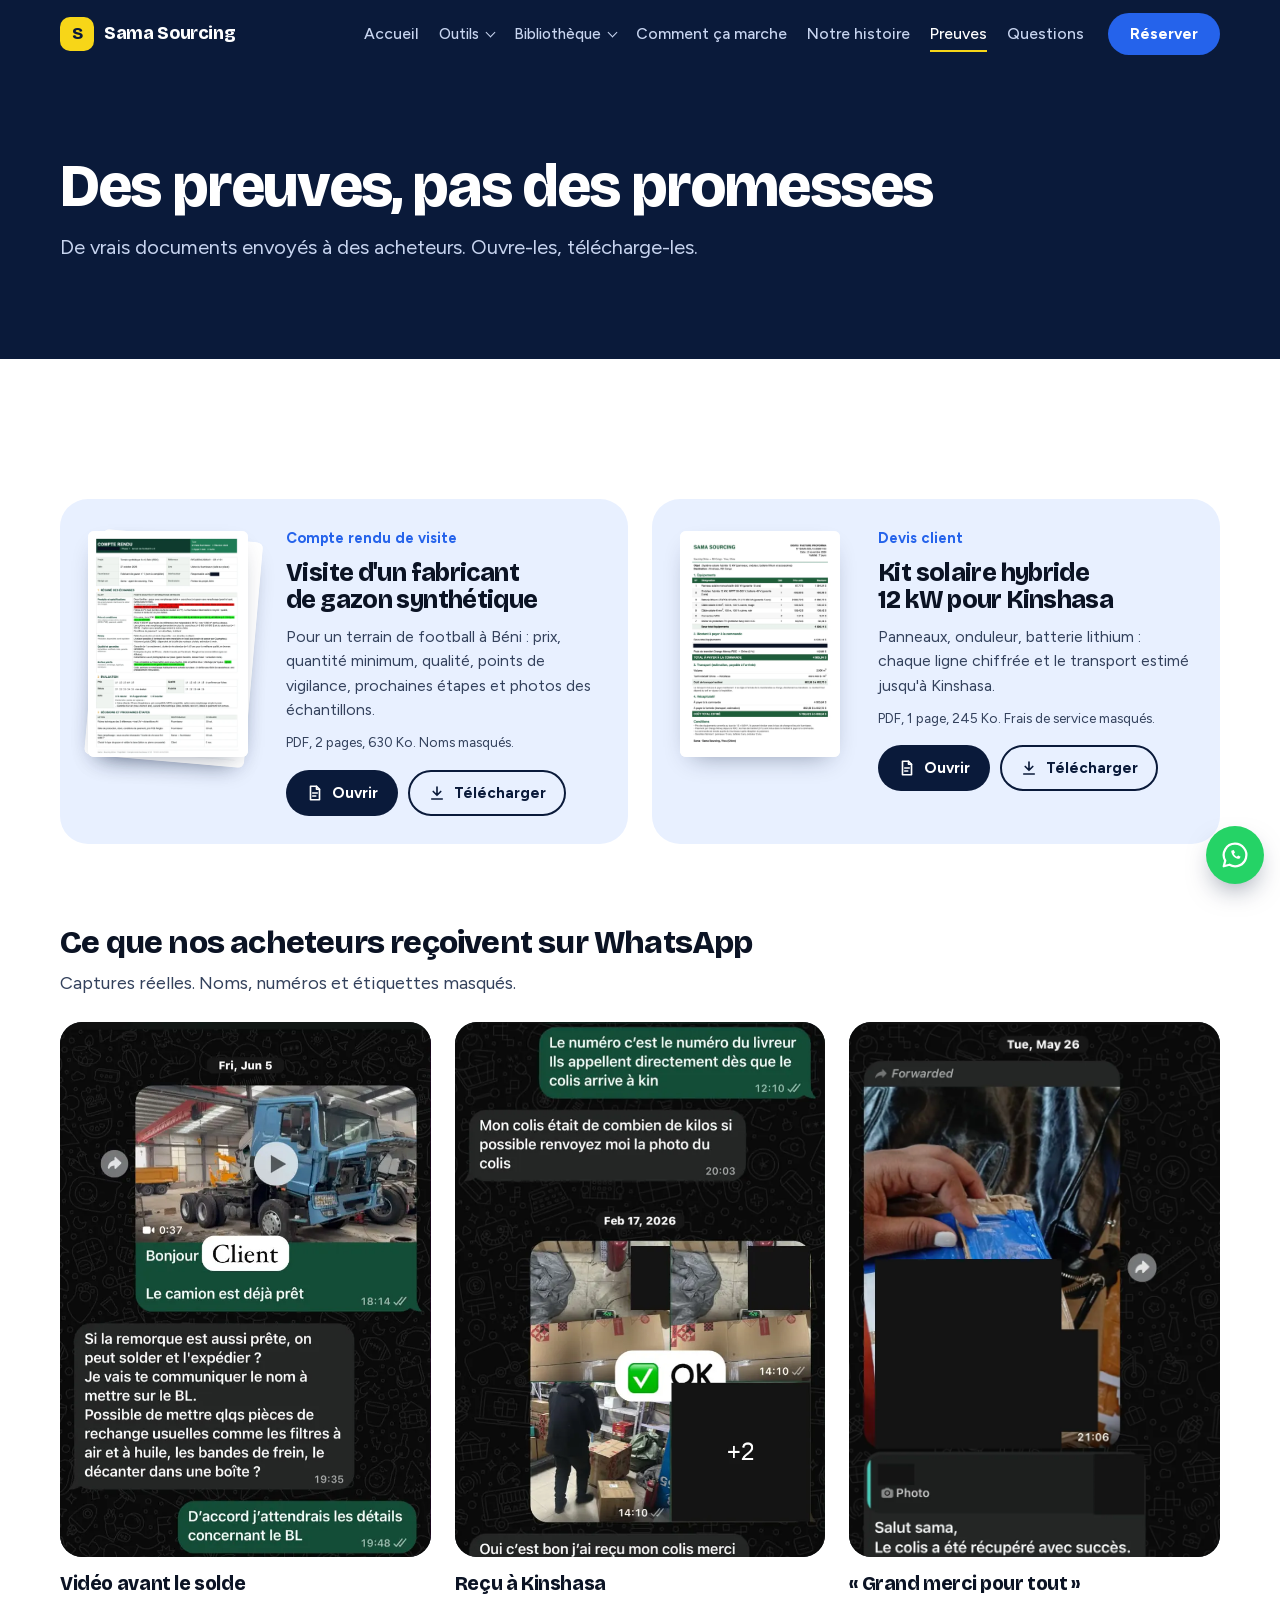
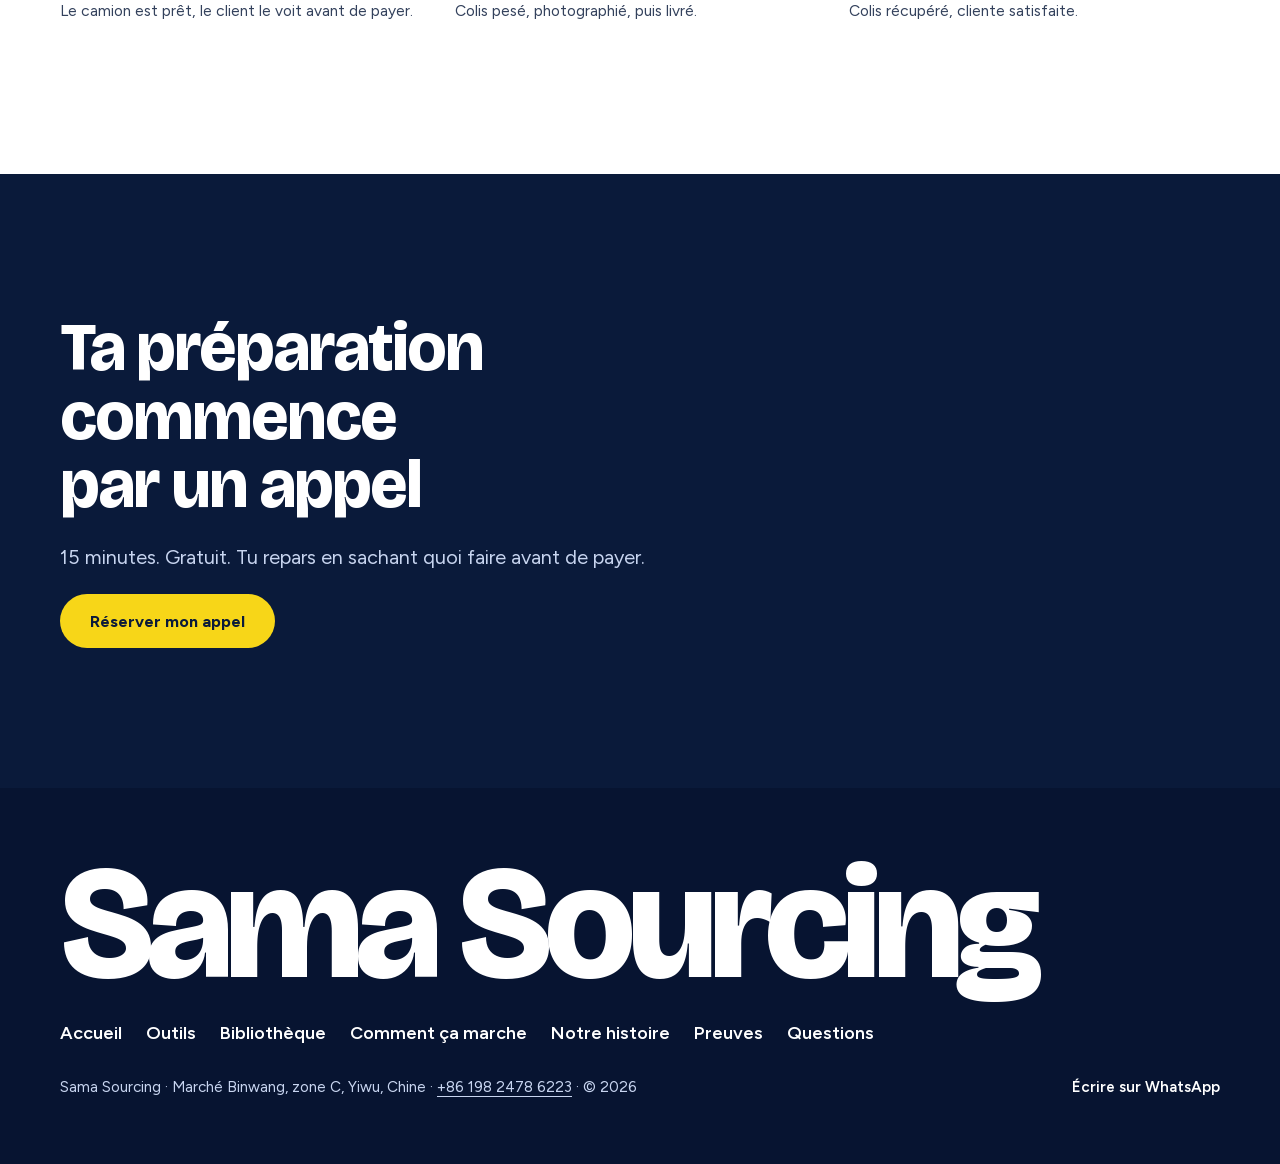
<file: preuves.html>
<!doctype html>
<html lang="fr">
<head>
  <meta charset="utf-8">
  <meta name="viewport" content="width=device-width, initial-scale=1, viewport-fit=cover">
  <meta name="color-scheme" content="only light">
  <title>Preuves : documents et captures réelles · Sama Sourcing</title>
  <meta name="description" content="Un compte rendu de visite d'usine, un devis client et des captures WhatsApp réelles, avec les informations confidentielles masquées. Des preuves, pas des promesses.">
  <meta name="robots" content="index, follow, max-snippet:-1, max-image-preview:large, max-video-preview:-1">
  <link rel="canonical" href="https://samasourcing.site/preuves.html">
  <link rel="alternate" hreflang="fr" href="https://samasourcing.site/preuves.html">
  <link rel="alternate" hreflang="x-default" href="https://samasourcing.site/preuves.html">

  <!-- Sécurité : aucune ressource externe, aucun script tiers, aucun formulaire distant. -->
  <meta http-equiv="Content-Security-Policy" content="default-src 'self'; base-uri 'none'; object-src 'none'; script-src 'self'; style-src 'self' 'unsafe-inline'; img-src 'self' data:; font-src 'self'; connect-src 'self'; form-action 'none'; manifest-src 'self'">
  <meta name="referrer" content="strict-origin-when-cross-origin">

  <meta property="og:type" content="website">
  <meta property="og:locale" content="fr_FR">
  <meta property="og:site_name" content="Sama Sourcing">
  <meta property="og:url" content="https://samasourcing.site/preuves.html">
  <meta property="og:title" content="Des preuves, pas des promesses">
  <meta property="og:description" content="Compte rendu de visite d'usine, devis client, captures WhatsApp : des documents réels, anonymisés, à ouvrir et télécharger.">
  <meta property="og:image" content="https://samasourcing.site/assets/img/og.jpg">
  <meta property="og:image:width" content="1200">
  <meta property="og:image:height" content="630">
  <meta property="og:image:alt" content="Documents et captures WhatsApp publiés par Sama Sourcing, informations confidentielles masquées">
  <meta property="og:image:type" content="image/jpeg">
  <meta name="twitter:card" content="summary_large_image">
  <meta name="twitter:title" content="Des preuves, pas des promesses">
  <meta name="twitter:description" content="Compte rendu de visite d'usine, devis client, captures WhatsApp : des documents réels, anonymisés, à ouvrir et télécharger.">
  <meta name="twitter:image" content="https://samasourcing.site/assets/img/og.jpg">
  <meta name="twitter:image:alt" content="Documents et captures WhatsApp publiés par Sama Sourcing, informations confidentielles masquées">
  <meta name="theme-color" content="#0A1A3A">

  <link rel="icon" href="assets/img/favicon.svg" type="image/svg+xml">
  <link rel="icon" href="assets/img/favicon-32.png" sizes="32x32" type="image/png">
  <link rel="apple-touch-icon" href="assets/img/apple-touch-icon.png">
  <link rel="manifest" href="manifest.webmanifest">
  <link rel="stylesheet" href="assets/fonts/fonts.css">
  <link rel="stylesheet" href="assets/css/style.css?v=25">

  <script type="application/ld+json">
{
 "@context": "https://schema.org",
 "@graph": [
  {
   "@type": "Organization",
   "@id": "https://samasourcing.site/#organization",
   "name": "Sama Sourcing",
   "alternateName": "Sama Sourcing Chine",
   "url": "https://samasourcing.site/",
   "logo": "https://samasourcing.site/assets/img/favicon-32.png",
   "image": "https://samasourcing.site/assets/img/og.jpg",
   "description": "Sama Sourcing prépare les acheteurs africains avant qu'ils paient ou qu'ils voyagent en Chine : vérification des fournisseurs, échantillons, négociation en mandarin, inspection avant le solde, expédition.",
   "foundingDate": "2026",
   "address": {
    "@type": "PostalAddress",
    "streetAddress": "Marché Binwang, zone C, porte 3, 4e étage, n° 425-2",
    "addressLocality": "Yiwu",
    "addressRegion": "Zhejiang",
    "addressCountry": "CN"
   },
   "areaServed": [
    "CD",
    "CM",
    "CI",
    "NG",
    "SN",
    "CG",
    "GA",
    "BF",
    "ML",
    "TG",
    "BJ"
   ],
   "knowsLanguage": [
    "fr",
    "zh",
    "en"
   ],
   "contactPoint": {
    "@type": "ContactPoint",
    "contactType": "customer service",
    "telephone": "+8619824786223",
    "availableLanguage": [
     "fr",
     "zh",
     "en"
    ],
    "areaServed": "Afrique"
   }
  },
  {
   "@type": "WebSite",
   "@id": "https://samasourcing.site/#website",
   "url": "https://samasourcing.site/",
   "name": "Sama Sourcing",
   "inLanguage": "fr",
   "publisher": {
    "@id": "https://samasourcing.site/#organization"
   }
  },
  {
   "@type": "WebPage",
   "@id": "https://samasourcing.site/preuves.html#webpage",
   "url": "https://samasourcing.site/preuves.html",
   "name": "Preuves : documents et captures réelles",
   "description": "Documents et captures publiés par Sama Sourcing comme preuves de son travail : compte rendu de visite, devis, conversations clients.",
   "isPartOf": {
    "@id": "https://samasourcing.site/#website"
   },
   "inLanguage": "fr",
   "publisher": {
    "@id": "https://samasourcing.site/#organization"
   }
  },
  {
   "@type": "BreadcrumbList",
   "@id": "https://samasourcing.site/preuves.html#breadcrumb",
   "itemListElement": [
    {
     "@type": "ListItem",
     "position": 1,
     "name": "Accueil",
     "item": "https://samasourcing.site/"
    },
    {
     "@type": "ListItem",
     "position": 2,
     "name": "Preuves",
     "item": "https://samasourcing.site/preuves.html"
    }
   ]
  },
  {
   "@type": "CollectionPage",
   "@id": "https://samasourcing.site/preuves.html#collection",
   "url": "https://samasourcing.site/preuves.html",
   "name": "Preuves",
   "isPartOf": {
    "@id": "https://samasourcing.site/#website"
   },
   "inLanguage": "fr",
   "mainEntity": {
    "@type": "ItemList",
    "itemListElement": [
     {
      "@type": "ListItem",
      "position": 1,
      "item": {
       "@type": "CreativeWork",
       "name": "Compte rendu de visite d'un fabricant de gazon synthétique",
       "description": "Prix, quantité minimum, qualité, points de vigilance et photos d'échantillons. Noms masqués.",
       "encodingFormat": "application/pdf",
       "contentUrl": "https://samasourcing.site/docs/compte-rendu-visite-fabricant-gazon.pdf"
      }
     },
     {
      "@type": "ListItem",
      "position": 2,
      "item": {
       "@type": "CreativeWork",
       "name": "Devis kit solaire hybride 12 kW pour Kinshasa",
       "description": "Panneaux, onduleur, batterie lithium, chaque ligne chiffrée et transport estimé.",
       "encodingFormat": "application/pdf",
       "contentUrl": "https://samasourcing.site/docs/devis-kit-solaire-12kw.pdf"
      }
     }
    ]
   }
  }
 ]
}
  </script>
</head>
<body>
  <!-- Icônes : un seul trait, réutilisées partout. pathLength="1" permet de les "dessiner" à l'apparition. -->
  <svg width="0" height="0" style="position:absolute" aria-hidden="true" focusable="false">
    <defs>
      <symbol id="i-clock" viewBox="0 0 24 24"><circle cx="12" cy="12" r="9" pathLength="1"/><path class="i-hand" d="M12 7v5l3 2" pathLength="1"/></symbol>
      <symbol id="i-search" viewBox="0 0 24 24"><circle cx="11" cy="11" r="7" pathLength="1"/><path d="M20 20l-4-4" pathLength="1"/></symbol>
      <symbol id="i-wallet" viewBox="0 0 24 24"><path d="M3 7h15a3 3 0 0 1 3 3v7a3 3 0 0 1-3 3H6a3 3 0 0 1-3-3z" pathLength="1"/><path d="M3 7l12-4v4" pathLength="1"/><circle cx="16.5" cy="13.5" r="1" pathLength="1"/></symbol>
      <symbol id="i-globe" viewBox="0 0 24 24"><circle cx="12" cy="12" r="9" pathLength="1"/><path d="M3 12h18M12 3c3 3.5 3 14.5 0 18M12 3c-3 3.5-3 14.5 0 18" pathLength="1"/></symbol>
      <symbol id="i-phone" viewBox="0 0 24 24"><rect x="6" y="2.5" width="12" height="19" rx="2.5" pathLength="1"/><path d="M10.5 18.5h3" pathLength="1"/></symbol>
      <symbol id="i-doc" viewBox="0 0 24 24"><path d="M6 3h8l4 4v14H6z" pathLength="1"/><path d="M14 3v4h4M9 12h6M9 16h4" pathLength="1"/></symbol>
      <symbol id="i-video" viewBox="0 0 24 24"><rect x="3" y="6" width="13" height="12" rx="2" pathLength="1"/><path d="M16 10l5-3v10l-5-3" pathLength="1"/></symbol>
      <symbol id="i-ship" viewBox="0 0 24 24"><path d="M3 16l2 5h14l2-5z" pathLength="1"/><path d="M5 16V9h14v7" pathLength="1"/><path d="M9 9V5h6v4" pathLength="1"/></symbol>
      <symbol id="i-check" viewBox="0 0 24 24"><path d="M5 12.5l4.5 4.5L19 7" pathLength="1"/></symbol>
      <symbol id="i-x" viewBox="0 0 24 24"><path d="M7 7l10 10M17 7L7 17" pathLength="1"/></symbol>
      <symbol id="i-chat" viewBox="0 0 24 24"><path d="M4 5h16v11H9l-5 4z" pathLength="1"/><path d="M8 10h8M8 13h5" pathLength="1"/></symbol>
      <symbol id="i-briefcase" viewBox="0 0 24 24"><rect x="3" y="7" width="18" height="13" rx="2" pathLength="1"/><path d="M9 7V4h6v3M3 13h18" pathLength="1"/></symbol>
      <symbol id="i-ceiling" viewBox="0 0 24 24"><path d="M3 5h18" pathLength="1"/><path d="M12 20V9M8 13l4-4 4 4" pathLength="1"/></symbol>
      <symbol id="i-factory" viewBox="0 0 24 24"><path d="M3 20V10l6 4v-4l6 4V5h6v15z" pathLength="1"/><path d="M7 17h2M12 17h2M17 17h2" pathLength="1"/></symbol>
      <symbol id="i-layers" viewBox="0 0 24 24"><path d="M12 3l9 5-9 5-9-5z" pathLength="1"/><path d="M3 13l9 5 9-5" pathLength="1"/></symbol>
      <symbol id="i-pin" viewBox="0 0 24 24"><path d="M12 21s-7-6.2-7-12a7 7 0 0 1 14 0c0 5.8-7 12-7 12z" pathLength="1"/><circle cx="12" cy="9" r="2.5" pathLength="1"/></symbol>
      <symbol id="i-bulb" viewBox="0 0 24 24"><path d="M9 18h6M10 21h4" pathLength="1"/><path d="M12 3a6 6 0 0 0-3.5 10.9c.6.5 1 1.2 1 2V16h5v-.1c0-.8.4-1.5 1-2A6 6 0 0 0 12 3z" pathLength="1"/></symbol>
      <symbol id="i-download" viewBox="0 0 24 24"><path d="M12 4v11M7 10l5 5 5-5"/><path d="M5 20h14"/></symbol>
      <symbol id="i-plus" viewBox="0 0 24 24"><path d="M12 5v14M5 12h14"/></symbol>
      <symbol id="i-play" viewBox="0 0 24 24"><path d="M8 5l11 7-11 7z"/></symbol>
    </defs>
  </svg>

  <a class="skip-link" href="#contenu">Aller au contenu</a>

  <header class="site-header">
    <div class="wrap header-inner">
      <a class="brand" href="index.html"><span class="brand-mark" aria-hidden="true">S</span>Sama Sourcing</a>
                        <nav class="nav" id="menu" aria-label="Menu principal">
          <a href="index.html">Accueil</a>
        <div class="nav-tools" data-nav-tools>
          <button class="nav-tools-btn" type="button" aria-expanded="false" aria-controls="nav-tools-menu" aria-haspopup="true">
            Outils<span class="nav-tools-caret" aria-hidden="true"></span>
          </button>
          <div class="nav-tools-menu" id="nav-tools-menu" hidden>
            <a href="calculatrice.html"><span class="nt-title">Vrai prix d’une pièce</span><span class="nt-desc">Ce que ta pièce te coûte vraiment</span></a>
            <a href="calcul-transport.html"><span class="nt-title">Transport &amp; CBM</span><span class="nt-desc">Le fret que le transitaire va facturer</span></a>
            <a href="marches.html"><span class="nt-title">Marchés &amp; taxi</span><span class="nt-desc">29 adresses en chinois, à montrer au chauffeur</span></a>
            <a class="nav-tools-all" href="outils.html">Tous les outils</a>
          </div>
        </div>
        <div class="nav-tools" data-nav-tools>
          <button class="nav-tools-btn" type="button" aria-expanded="false" aria-controls="nav-bib-menu" aria-haspopup="true">
            Bibliothèque<span class="nav-tools-caret" aria-hidden="true"></span>
          </button>
          <div class="nav-tools-menu" id="nav-bib-menu" hidden>
            <a href="score-de-preparation.html"><span class="nt-title">Le test</span><span class="nt-desc">12 questions, un score sur 10</span></a>
            <a href="documents.html"><span class="nt-title">Documents</span><span class="nt-desc">Guides et PDF à télécharger</span></a>
            <a class="nav-tools-all" href="bibliotheque.html">Toute la bibliothèque</a>
          </div>
        </div>
          <a href="comment-ca-marche.html">Comment ça marche</a>
          <a href="mon-histoire.html">Notre histoire</a>
          <a href="preuves.html" aria-current="page">Preuves</a>
          <a href="questions.html">Questions</a>
      </nav>
      <a class="btn btn-small" href="https://calendly.com/samasourcing/appel-decouverte" target="_blank" rel="noopener" data-sama="calendly">Réserver<span class="visually-hidden"> mon appel (nouvel onglet)</span></a>
      <button class="nav-toggle" type="button" aria-expanded="false" aria-controls="menu"><span class="visually-hidden">Ouvrir le menu</span><span class="nav-toggle-bars" aria-hidden="true"></span></button>
    </div>
  </header>

  <main id="contenu">

    <section class="page-hero" aria-labelledby="t-page">
      <div class="wrap">
        <h1 id="t-page">Des preuves, pas des promesses</h1>
        <p>De vrais documents envoyés à des acheteurs. Ouvre-les, télécharge-les.</p>
      </div>
    </section>

    <!-- 8. Preuves (documents et captures) -->
    <section class="section proofs" aria-labelledby="t-preuves">
      <div class="wrap">
        <!-- Documents PDF (versions anonymisées dans docs/, originaux dans photos-brutes/) -->
        <ul class="docs">
          <li class="doc" data-reveal>
            <div class="doc-preview" data-gallery>
              <a href="assets/img/doc-gazon-p1-1600.webp" class="thumb doc-page" data-caption="Compte rendu de visite, page 1 sur 2 (noms masqués)"><img src="assets/img/doc-gazon-p1-800.webp" width="800" height="1131" loading="lazy" alt="Page 1 du compte rendu de visite chez un fabricant de gazon synthétique"></a>
              <a href="assets/img/doc-gazon-p2-1600.webp" class="thumb doc-page doc-page-back" data-caption="Compte rendu de visite, page 2 sur 2 : photos des échantillons" tabindex="-1" aria-hidden="true"><img src="assets/img/doc-gazon-p2-800.webp" width="800" height="1131" loading="lazy" alt="Page 2 du compte rendu : photos des échantillons de gazon"></a>
            </div>
            <div class="doc-body">
              <p class="doc-type">Compte rendu de visite</p>
              <h3>Visite d'un fabricant de gazon synthétique</h3>
              <p>Pour un terrain de football à Béni&nbsp;: prix, quantité minimum, qualité, points de vigilance, prochaines étapes et photos des échantillons.</p>
              <p class="doc-meta">PDF, 2 pages, 630 Ko. Noms masqués.</p>
              <div class="doc-actions">
                <a class="btn btn-dark" href="docs/compte-rendu-visite-fabricant-gazon.pdf" target="_blank" rel="noopener"><svg aria-hidden="true"><use href="#i-doc"/></svg>Ouvrir<span class="visually-hidden"> le compte rendu (PDF, nouvel onglet)</span></a>
                <a class="btn btn-outline" href="docs/compte-rendu-visite-fabricant-gazon.pdf" download="Sama-Sourcing-compte-rendu-visite-gazon.pdf"><svg aria-hidden="true"><use href="#i-download"/></svg>Télécharger<span class="visually-hidden"> le compte rendu (PDF)</span></a>
              </div>
            </div>
          </li>
          <li class="doc" data-reveal>
            <div class="doc-preview" data-gallery>
              <a href="assets/img/doc-solaire-p1-1600.webp?v=2" class="thumb doc-page" data-caption="Devis du kit solaire hybride 12 kW"><img src="assets/img/doc-solaire-p1-800.webp?v=2" width="800" height="1131" loading="lazy" alt="Devis Sama Sourcing pour un système solaire hybride 12 kW livré à Kinshasa"></a>
            </div>
            <div class="doc-body">
              <p class="doc-type">Devis client</p>
              <h3>Kit solaire hybride 12&nbsp;kW pour Kinshasa</h3>
              <p>Panneaux, onduleur, batterie lithium&nbsp;: chaque ligne chiffrée et le transport estimé jusqu'à Kinshasa.</p>
              <p class="doc-meta">PDF, 1 page, 245 Ko. Frais de service masqués.</p>
              <div class="doc-actions">
                <a class="btn btn-dark" href="docs/devis-kit-solaire-12kw.pdf" target="_blank" rel="noopener"><svg aria-hidden="true"><use href="#i-doc"/></svg>Ouvrir<span class="visually-hidden"> le devis (PDF, nouvel onglet)</span></a>
                <a class="btn btn-outline" href="docs/devis-kit-solaire-12kw.pdf" download="Sama-Sourcing-devis-kit-solaire-12kW.pdf"><svg aria-hidden="true"><use href="#i-download"/></svg>Télécharger<span class="visually-hidden"> le devis (PDF)</span></a>
              </div>
            </div>
          </li>
        </ul>

        <div class="chats-head" data-reveal>
          <h3>Ce que nos acheteurs reçoivent sur WhatsApp</h3>
          <p>Captures réelles. Noms, numéros et étiquettes masqués.</p>
        </div>
        <!-- Captures masquées (originaux dans photos-brutes/, à ne pas publier) -->
        <ul class="chats" data-gallery tabindex="0" aria-label="Captures de conversations avec des clients">
          <li data-reveal>
            <a href="assets/img/preuve-whatsapp-camion-1600.webp" class="thumb" data-caption="Camion prêt à l'usine : vidéo envoyée au client avant le solde."><img src="assets/img/preuve-whatsapp-camion-800.webp" width="665" height="1150" loading="lazy" alt="Conversation WhatsApp : vidéo d'un camion prêt à l'usine, le client demande à solder et expédier"></a>
            <p><b>Vidéo avant le solde</b>Le camion est prêt, le client le voit avant de payer.</p>
          </li>
          <li data-reveal>
            <a href="assets/img/preuve-whatsapp-colis-kin-1600.webp" class="thumb" data-caption="Colis pesé et photographié, puis reçu par le client à Kinshasa."><img src="assets/img/preuve-whatsapp-colis-kin-800.webp" width="670" height="1110" loading="lazy" alt="Conversation WhatsApp : photos du colis sur la balance, le client confirme la réception"></a>
            <p><b>Reçu à Kinshasa</b>Colis pesé, photographié, puis livré.</p>
          </li>
          <li data-reveal>
            <a href="assets/img/preuve-whatsapp-colis-recu-1600.webp" class="thumb" data-caption="Colis récupéré par une cliente : « Grand merci pour tout »."><img src="assets/img/preuve-whatsapp-colis-recu-800.webp" width="800" height="1360" loading="lazy" alt="Conversation WhatsApp : une cliente confirme avoir récupéré son colis et remercie Sama"></a>
            <p><b>«&nbsp;Grand merci pour tout&nbsp;»</b>Colis récupéré, cliente satisfaite.</p>
          </li>
        </ul>
      </div>
    </section>

    <!-- Appel final -->
    <section class="final" id="final" aria-labelledby="t-final">
      <div class="wrap final-inner">
        <h2 id="t-final">Ta préparation commence par un appel</h2>
        <p>15 minutes. Gratuit. Tu repars en sachant quoi faire avant de payer.</p>
        <a class="btn btn-yellow" href="https://calendly.com/samasourcing/appel-decouverte" target="_blank" rel="noopener" data-sama="calendly">Réserver mon appel</a>
      </div>
    </section>
  </main>

  <!-- Pied de page -->
  <footer class="site-footer">
    <div class="wrap">
      <p class="footer-name">Sama Sourcing</p>
                        <ul class="footer-nav" aria-label="Pages">
          <li><a href="index.html">Accueil</a></li>
          <li><a href="outils.html">Outils</a></li>
          <li><a href="bibliotheque.html">Bibliothèque</a></li>
          <li><a href="comment-ca-marche.html">Comment ça marche</a></li>
          <li><a href="mon-histoire.html">Notre histoire</a></li>
          <li><a href="preuves.html" aria-current="page">Preuves</a></li>
          <li><a href="questions.html">Questions</a></li>
      </ul>
            <div class="footer-row">
        <p>Sama Sourcing · Marché Binwang, zone C, Yiwu, Chine · <a href="tel:+8619824786223" data-sama="phone-href">+86 198 2478 6223</a> · © <span data-sama-year>2026</span></p>
        <ul class="social" data-social-list aria-label="Nous écrire">
          <li><a href="https://wa.me/8619824786223?text=Bonjour%20Sama%20Sourcing%2C%20je%20veux%20pr%C3%A9parer%20un%20achat%20en%20Chine." target="_blank" rel="noopener" data-sama="wa">Écrire sur WhatsApp</a></li>
        </ul>
      </div>
    </div>
  </footer>

  <!-- Lightbox -->
  <dialog class="lightbox" id="lightbox" aria-label="Image agrandie">
    <button class="lb-close" type="button" aria-label="Fermer">×</button>
    <button class="lb-nav lb-prev" type="button" aria-label="Image précédente">‹</button>
    <figure>
      <img alt="">
      <figcaption></figcaption>
    </figure>
    <button class="lb-nav lb-next" type="button" aria-label="Image suivante">›</button>
  </dialog>

  <!-- Barre d'action mobile -->
  <div class="sticky-cta" id="sticky-cta" aria-hidden="true">
    <a class="btn btn-primary" href="https://calendly.com/samasourcing/appel-decouverte" target="_blank" rel="noopener" data-sama="calendly" tabindex="-1">Réserver mon appel<span class="visually-hidden"> (nouvel onglet)</span></a>
  </div>

  <!-- Bouton WhatsApp flottant -->
  <a class="wa-float" href="https://wa.me/8619824786223?text=Bonjour%20Sama%20Sourcing%2C%20je%20veux%20pr%C3%A9parer%20un%20achat%20en%20Chine." target="_blank" rel="noopener" data-sama="wa">
    <svg viewBox="0 0 24 24" aria-hidden="true"><path d="M12 3a9 9 0 0 0-7.8 13.5L3 21l4.6-1.2A9 9 0 1 0 12 3z"/><path d="M9 8.5c0 3.5 3 6.5 6.5 6.5l1-1.6-2-1-1 .9c-1-.4-2-1.4-2.4-2.4l.9-1-1-2z"/></svg>
    <span class="visually-hidden">Écrire à Sama Sourcing sur WhatsApp (nouvel onglet)</span>
  </a>

  <script src="assets/js/config.js?v=1" defer></script>
  <script src="assets/js/main.js?v=11" defer></script>
</body>
</html>
</file>
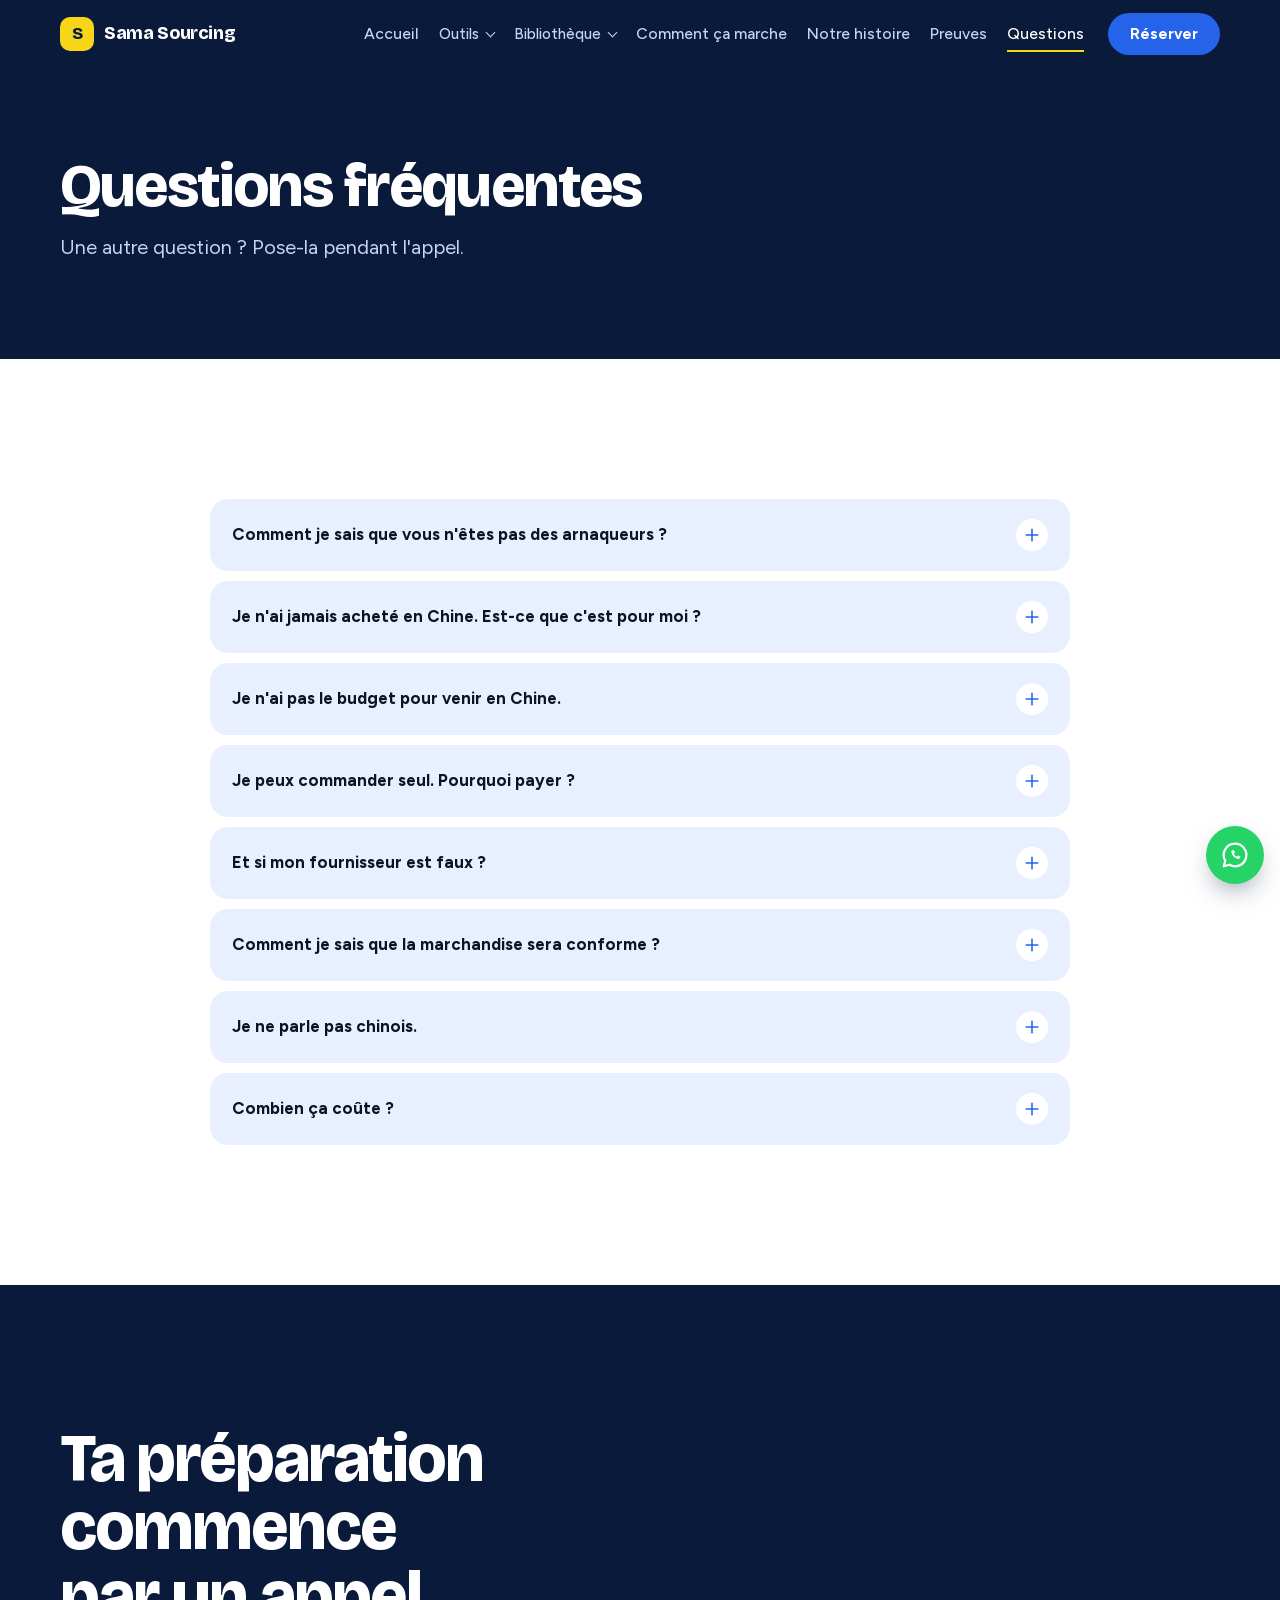
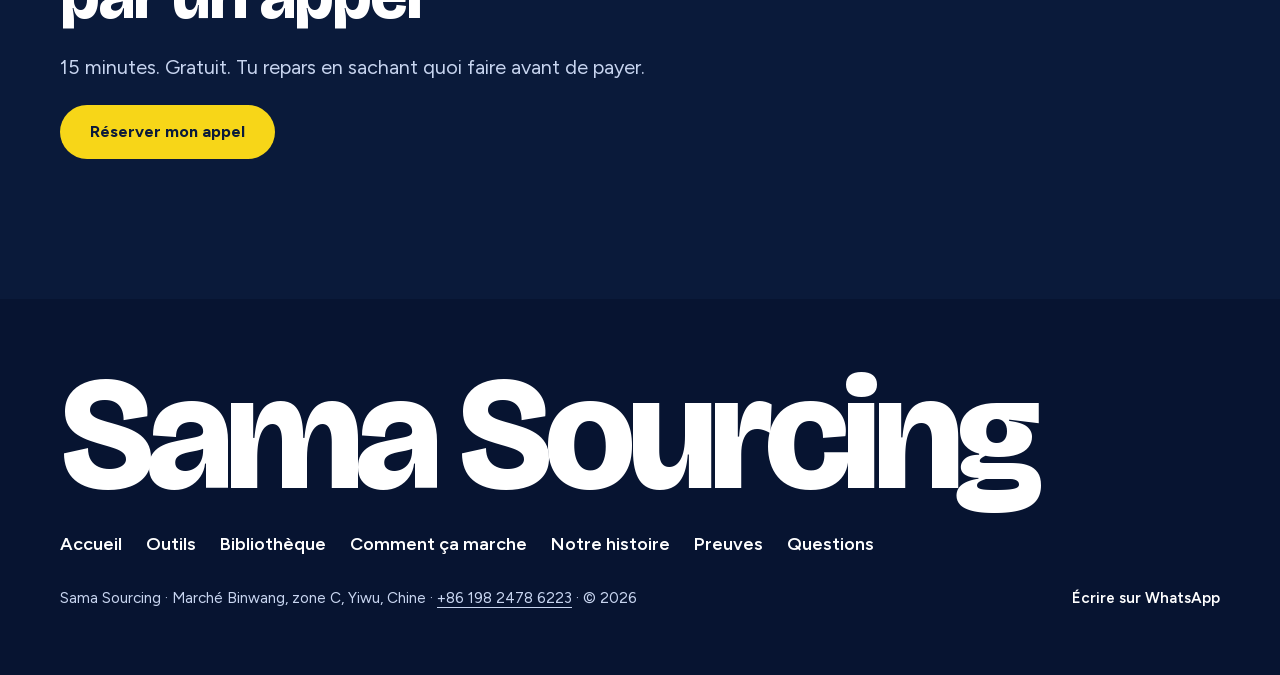
<file: questions.html>
<!doctype html>
<html lang="fr">
<head>
  <meta charset="utf-8">
  <meta name="viewport" content="width=device-width, initial-scale=1, viewport-fit=cover">
  <meta name="color-scheme" content="only light">
  <title>Questions avant d'acheter en Chine · Sama Sourcing</title>
  <meta name="description" content="Arnaque, faux fournisseur, budget, conformité, langue, prix : nos réponses courtes aux questions des acheteurs africains qui veulent acheter en Chine.">
  <meta name="robots" content="index, follow, max-snippet:-1, max-image-preview:large, max-video-preview:-1">
  <link rel="canonical" href="https://samasourcing.site/questions.html">
  <link rel="alternate" hreflang="fr" href="https://samasourcing.site/questions.html">
  <link rel="alternate" hreflang="x-default" href="https://samasourcing.site/questions.html">

  <!-- Sécurité : aucune ressource externe, aucun script tiers, aucun formulaire distant. -->
  <meta http-equiv="Content-Security-Policy" content="default-src 'self'; base-uri 'none'; object-src 'none'; script-src 'self'; style-src 'self' 'unsafe-inline'; img-src 'self' data:; font-src 'self'; connect-src 'self'; form-action 'none'; manifest-src 'self'">
  <meta name="referrer" content="strict-origin-when-cross-origin">

  <meta property="og:type" content="website">
  <meta property="og:locale" content="fr_FR">
  <meta property="og:site_name" content="Sama Sourcing">
  <meta property="og:url" content="https://samasourcing.site/questions.html">
  <meta property="og:title" content="Questions fréquentes avant d'acheter en Chine">
  <meta property="og:description" content="Faux fournisseur, conformité, budget, langue, prix : des réponses directes, sans promesses.">
  <meta property="og:image" content="https://samasourcing.site/assets/img/og.jpg">
  <meta property="og:image:width" content="1200">
  <meta property="og:image:height" content="630">
  <meta property="og:image:alt" content="Questions fréquentes de Sama Sourcing sur l'achat en Chine">
  <meta property="og:image:type" content="image/jpeg">
  <meta name="twitter:card" content="summary_large_image">
  <meta name="twitter:title" content="Questions fréquentes avant d'acheter en Chine">
  <meta name="twitter:description" content="Faux fournisseur, conformité, budget, langue, prix : des réponses directes, sans promesses.">
  <meta name="twitter:image" content="https://samasourcing.site/assets/img/og.jpg">
  <meta name="twitter:image:alt" content="Questions fréquentes de Sama Sourcing sur l'achat en Chine">
  <meta name="theme-color" content="#0A1A3A">

  <link rel="icon" href="assets/img/favicon.svg" type="image/svg+xml">
  <link rel="icon" href="assets/img/favicon-32.png" sizes="32x32" type="image/png">
  <link rel="apple-touch-icon" href="assets/img/apple-touch-icon.png">
  <link rel="manifest" href="manifest.webmanifest">
  <link rel="stylesheet" href="assets/fonts/fonts.css">
  <link rel="stylesheet" href="assets/css/style.css?v=25">

  <script type="application/ld+json">
{
 "@context": "https://schema.org",
 "@graph": [
  {
   "@type": "Organization",
   "@id": "https://samasourcing.site/#organization",
   "name": "Sama Sourcing",
   "alternateName": "Sama Sourcing Chine",
   "url": "https://samasourcing.site/",
   "logo": "https://samasourcing.site/assets/img/favicon-32.png",
   "image": "https://samasourcing.site/assets/img/og.jpg",
   "description": "Sama Sourcing prépare les acheteurs africains avant qu'ils paient ou qu'ils voyagent en Chine : vérification des fournisseurs, échantillons, négociation en mandarin, inspection avant le solde, expédition.",
   "foundingDate": "2026",
   "address": {
    "@type": "PostalAddress",
    "streetAddress": "Marché Binwang, zone C, porte 3, 4e étage, n° 425-2",
    "addressLocality": "Yiwu",
    "addressRegion": "Zhejiang",
    "addressCountry": "CN"
   },
   "areaServed": [
    "CD",
    "CM",
    "CI",
    "NG",
    "SN",
    "CG",
    "GA",
    "BF",
    "ML",
    "TG",
    "BJ"
   ],
   "knowsLanguage": [
    "fr",
    "zh",
    "en"
   ],
   "contactPoint": {
    "@type": "ContactPoint",
    "contactType": "customer service",
    "telephone": "+8619824786223",
    "availableLanguage": [
     "fr",
     "zh",
     "en"
    ],
    "areaServed": "Afrique"
   }
  },
  {
   "@type": "WebSite",
   "@id": "https://samasourcing.site/#website",
   "url": "https://samasourcing.site/",
   "name": "Sama Sourcing",
   "inLanguage": "fr",
   "publisher": {
    "@id": "https://samasourcing.site/#organization"
   }
  },
  {
   "@type": "WebPage",
   "@id": "https://samasourcing.site/questions.html#webpage",
   "url": "https://samasourcing.site/questions.html",
   "name": "Questions fréquentes · Sama Sourcing",
   "description": "Réponses aux questions les plus fréquentes des acheteurs africains avant un achat en Chine.",
   "isPartOf": {
    "@id": "https://samasourcing.site/#website"
   },
   "inLanguage": "fr",
   "publisher": {
    "@id": "https://samasourcing.site/#organization"
   }
  },
  {
   "@type": "BreadcrumbList",
   "@id": "https://samasourcing.site/questions.html#breadcrumb",
   "itemListElement": [
    {
     "@type": "ListItem",
     "position": 1,
     "name": "Accueil",
     "item": "https://samasourcing.site/"
    },
    {
     "@type": "ListItem",
     "position": 2,
     "name": "Questions",
     "item": "https://samasourcing.site/questions.html"
    }
   ]
  },
  {
   "@type": "FAQPage",
   "@id": "https://samasourcing.site/questions.html#faq",
   "inLanguage": "fr",
   "mainEntity": [
    {
     "@type": "Question",
     "name": "Comment je sais que vous n'êtes pas des arnaqueurs ?",
     "acceptedAnswer": {
      "@type": "Answer",
      "text": "Notre bureau a une adresse à Yiwu, que tu peux venir visiter : marché Binwang, zone C, porte 3, 4e étage, n° 425-2. Nous envoyons des vidéos et de vrais documents, et nous répondons avant tout paiement."
     }
    },
    {
     "@type": "Question",
     "name": "Je n'ai jamais acheté en Chine. Est-ce que c'est pour moi ?",
     "acceptedAnswer": {
      "@type": "Answer",
      "text": "Oui. La plupart de nos acheteurs ont commencé sans expérience. C'est le rôle de l'appel : voir ce qui manque avant de payer."
     }
    },
    {
     "@type": "Question",
     "name": "Je n'ai pas le budget pour venir en Chine.",
     "acceptedAnswer": {
      "@type": "Answer",
      "text": "Tu n'as pas besoin de venir. À distance, nous nous occupons de tout depuis la Chine, tu reçois des rapports à chaque étape, et ça coûte moins cher qu'un voyage."
     }
    },
    {
     "@type": "Question",
     "name": "Je peux commander seul. Pourquoi payer ?",
     "acceptedAnswer": {
      "@type": "Answer",
      "text": "Parce que d'où tu es, tu ne vois pas ce qui se passe ici. Nous, si : nous voyons le fournisseur et la marchandise avant toi."
     }
    },
    {
     "@type": "Question",
     "name": "Et si mon fournisseur est faux ?",
     "acceptedAnswer": {
      "@type": "Answer",
      "text": "C'est exactement ce que la préparation évite : le fournisseur est vérifié avant que tu paies, sur place quand il le faut."
     }
    },
    {
     "@type": "Question",
     "name": "Comment je sais que la marchandise sera conforme ?",
     "acceptedAnswer": {
      "@type": "Answer",
      "text": "Nous l'inspectons avant que tu paies le solde, puis notre bureau la reçoit et la vérifie avant l'expédition."
     }
    },
    {
     "@type": "Question",
     "name": "Je ne parle pas chinois.",
     "acceptedAnswer": {
      "@type": "Answer",
      "text": "C'est notre travail : nous parlons mandarin et nous négocions pour toi."
     }
    },
    {
     "@type": "Question",
     "name": "Combien ça coûte ?",
     "acceptedAnswer": {
      "@type": "Answer",
      "text": "Cela dépend de ce que tu achètes et de ta façon d'acheter. Le prix est annoncé avant de commencer, sans surprise."
     }
    }
   ]
  }
 ]
}
  </script>
</head>
<body>
  <!-- Icônes : un seul trait, réutilisées partout. pathLength="1" permet de les "dessiner" à l'apparition. -->
  <svg width="0" height="0" style="position:absolute" aria-hidden="true" focusable="false">
    <defs>
      <symbol id="i-clock" viewBox="0 0 24 24"><circle cx="12" cy="12" r="9" pathLength="1"/><path class="i-hand" d="M12 7v5l3 2" pathLength="1"/></symbol>
      <symbol id="i-search" viewBox="0 0 24 24"><circle cx="11" cy="11" r="7" pathLength="1"/><path d="M20 20l-4-4" pathLength="1"/></symbol>
      <symbol id="i-wallet" viewBox="0 0 24 24"><path d="M3 7h15a3 3 0 0 1 3 3v7a3 3 0 0 1-3 3H6a3 3 0 0 1-3-3z" pathLength="1"/><path d="M3 7l12-4v4" pathLength="1"/><circle cx="16.5" cy="13.5" r="1" pathLength="1"/></symbol>
      <symbol id="i-globe" viewBox="0 0 24 24"><circle cx="12" cy="12" r="9" pathLength="1"/><path d="M3 12h18M12 3c3 3.5 3 14.5 0 18M12 3c-3 3.5-3 14.5 0 18" pathLength="1"/></symbol>
      <symbol id="i-phone" viewBox="0 0 24 24"><rect x="6" y="2.5" width="12" height="19" rx="2.5" pathLength="1"/><path d="M10.5 18.5h3" pathLength="1"/></symbol>
      <symbol id="i-doc" viewBox="0 0 24 24"><path d="M6 3h8l4 4v14H6z" pathLength="1"/><path d="M14 3v4h4M9 12h6M9 16h4" pathLength="1"/></symbol>
      <symbol id="i-video" viewBox="0 0 24 24"><rect x="3" y="6" width="13" height="12" rx="2" pathLength="1"/><path d="M16 10l5-3v10l-5-3" pathLength="1"/></symbol>
      <symbol id="i-ship" viewBox="0 0 24 24"><path d="M3 16l2 5h14l2-5z" pathLength="1"/><path d="M5 16V9h14v7" pathLength="1"/><path d="M9 9V5h6v4" pathLength="1"/></symbol>
      <symbol id="i-check" viewBox="0 0 24 24"><path d="M5 12.5l4.5 4.5L19 7" pathLength="1"/></symbol>
      <symbol id="i-x" viewBox="0 0 24 24"><path d="M7 7l10 10M17 7L7 17" pathLength="1"/></symbol>
      <symbol id="i-chat" viewBox="0 0 24 24"><path d="M4 5h16v11H9l-5 4z" pathLength="1"/><path d="M8 10h8M8 13h5" pathLength="1"/></symbol>
      <symbol id="i-briefcase" viewBox="0 0 24 24"><rect x="3" y="7" width="18" height="13" rx="2" pathLength="1"/><path d="M9 7V4h6v3M3 13h18" pathLength="1"/></symbol>
      <symbol id="i-ceiling" viewBox="0 0 24 24"><path d="M3 5h18" pathLength="1"/><path d="M12 20V9M8 13l4-4 4 4" pathLength="1"/></symbol>
      <symbol id="i-factory" viewBox="0 0 24 24"><path d="M3 20V10l6 4v-4l6 4V5h6v15z" pathLength="1"/><path d="M7 17h2M12 17h2M17 17h2" pathLength="1"/></symbol>
      <symbol id="i-layers" viewBox="0 0 24 24"><path d="M12 3l9 5-9 5-9-5z" pathLength="1"/><path d="M3 13l9 5 9-5" pathLength="1"/></symbol>
      <symbol id="i-pin" viewBox="0 0 24 24"><path d="M12 21s-7-6.2-7-12a7 7 0 0 1 14 0c0 5.8-7 12-7 12z" pathLength="1"/><circle cx="12" cy="9" r="2.5" pathLength="1"/></symbol>
      <symbol id="i-bulb" viewBox="0 0 24 24"><path d="M9 18h6M10 21h4" pathLength="1"/><path d="M12 3a6 6 0 0 0-3.5 10.9c.6.5 1 1.2 1 2V16h5v-.1c0-.8.4-1.5 1-2A6 6 0 0 0 12 3z" pathLength="1"/></symbol>
      <symbol id="i-download" viewBox="0 0 24 24"><path d="M12 4v11M7 10l5 5 5-5"/><path d="M5 20h14"/></symbol>
      <symbol id="i-plus" viewBox="0 0 24 24"><path d="M12 5v14M5 12h14"/></symbol>
      <symbol id="i-play" viewBox="0 0 24 24"><path d="M8 5l11 7-11 7z"/></symbol>
    </defs>
  </svg>

  <a class="skip-link" href="#contenu">Aller au contenu</a>

  <header class="site-header">
    <div class="wrap header-inner">
      <a class="brand" href="index.html"><span class="brand-mark" aria-hidden="true">S</span>Sama Sourcing</a>
                        <nav class="nav" id="menu" aria-label="Menu principal">
          <a href="index.html">Accueil</a>
        <div class="nav-tools" data-nav-tools>
          <button class="nav-tools-btn" type="button" aria-expanded="false" aria-controls="nav-tools-menu" aria-haspopup="true">
            Outils<span class="nav-tools-caret" aria-hidden="true"></span>
          </button>
          <div class="nav-tools-menu" id="nav-tools-menu" hidden>
            <a href="calculatrice.html"><span class="nt-title">Vrai prix d’une pièce</span><span class="nt-desc">Ce que ta pièce te coûte vraiment</span></a>
            <a href="calcul-transport.html"><span class="nt-title">Transport &amp; CBM</span><span class="nt-desc">Le fret que le transitaire va facturer</span></a>
            <a href="marches.html"><span class="nt-title">Marchés &amp; taxi</span><span class="nt-desc">29 adresses en chinois, à montrer au chauffeur</span></a>
            <a class="nav-tools-all" href="outils.html">Tous les outils</a>
          </div>
        </div>
        <div class="nav-tools" data-nav-tools>
          <button class="nav-tools-btn" type="button" aria-expanded="false" aria-controls="nav-bib-menu" aria-haspopup="true">
            Bibliothèque<span class="nav-tools-caret" aria-hidden="true"></span>
          </button>
          <div class="nav-tools-menu" id="nav-bib-menu" hidden>
            <a href="score-de-preparation.html"><span class="nt-title">Le test</span><span class="nt-desc">12 questions, un score sur 10</span></a>
            <a href="documents.html"><span class="nt-title">Documents</span><span class="nt-desc">Guides et PDF à télécharger</span></a>
            <a class="nav-tools-all" href="bibliotheque.html">Toute la bibliothèque</a>
          </div>
        </div>
          <a href="comment-ca-marche.html">Comment ça marche</a>
          <a href="mon-histoire.html">Notre histoire</a>
          <a href="preuves.html">Preuves</a>
          <a href="questions.html" aria-current="page">Questions</a>
      </nav>
      <a class="btn btn-small" href="https://calendly.com/samasourcing/appel-decouverte" target="_blank" rel="noopener" data-sama="calendly">Réserver<span class="visually-hidden"> mon appel (nouvel onglet)</span></a>
      <button class="nav-toggle" type="button" aria-expanded="false" aria-controls="menu"><span class="visually-hidden">Ouvrir le menu</span><span class="nav-toggle-bars" aria-hidden="true"></span></button>
    </div>
  </header>

  <main id="contenu">

    <section class="page-hero" aria-labelledby="t-page">
      <div class="wrap">
        <h1 id="t-page">Questions fréquentes</h1>
        <p>Une autre question ? Pose-la pendant l'appel.</p>
      </div>
    </section>

    <!-- 10. Questions fréquentes -->
    <section class="section" id="faq" aria-labelledby="t-faq">
      <div class="wrap faq-solo">
        <div class="faq">
          <details>
            <summary>Comment je sais que vous n'êtes pas des arnaqueurs&nbsp;?<svg aria-hidden="true"><use href="#i-plus"/></svg></summary>
            <div class="faq-a"><p>Notre bureau a une adresse, et tu peux y venir&nbsp;: marché Binwang, zone C, porte 3, 4<sup>e</sup> étage, n°&nbsp;425-2, Yiwu (宾王市场C区3号门，3楼26号上4楼425-2号). On t'envoie des vidéos et de vrais documents. Et on te répond avant que tu paies.</p></div>
          </details>
          <details>
            <summary>Je n'ai jamais acheté en Chine. Est-ce que c'est pour moi&nbsp;?<svg aria-hidden="true"><use href="#i-plus"/></svg></summary>
            <div class="faq-a"><p>Oui. La plupart de nos acheteurs ont commencé sans expérience. C'est le rôle de l'appel&nbsp;: voir ce qui te manque avant de payer.</p></div>
          </details>
          <details>
            <summary>Je n'ai pas le budget pour venir en Chine.<svg aria-hidden="true"><use href="#i-plus"/></svg></summary>
            <div class="faq-a"><p>Tu n'as pas besoin de venir. À distance, on s'occupe de tout depuis la Chine, tu reçois des rapports à chaque étape, et ça coûte moins cher qu'un voyage.</p></div>
          </details>
          <details>
            <summary>Je peux commander seul. Pourquoi payer&nbsp;?<svg aria-hidden="true"><use href="#i-plus"/></svg></summary>
            <div class="faq-a"><p>Parce que d'où tu es, tu ne vois pas ce qui se passe ici. Nous, si&nbsp;: on voit le fournisseur et la marchandise avant toi.</p></div>
          </details>
          <details>
            <summary>Et si mon fournisseur est faux&nbsp;?<svg aria-hidden="true"><use href="#i-plus"/></svg></summary>
            <div class="faq-a"><p>C'est exactement ce que la préparation évite&nbsp;: on le vérifie avant que tu paies, sur place quand il le faut.</p></div>
          </details>
          <details>
            <summary>Comment je sais que la marchandise sera conforme&nbsp;?<svg aria-hidden="true"><use href="#i-plus"/></svg></summary>
            <div class="faq-a"><p>On l'inspecte avant que tu paies le solde, puis notre bureau la reçoit et la vérifie avant l'expédition.</p></div>
          </details>
          <details>
            <summary>Je ne parle pas chinois.<svg aria-hidden="true"><use href="#i-plus"/></svg></summary>
            <div class="faq-a"><p>C'est notre travail, pas le tien. On parle mandarin et on négocie pour toi.</p></div>
          </details>
          <details>
            <summary>Combien ça coûte&nbsp;?<svg aria-hidden="true"><use href="#i-plus"/></svg></summary>
            <div class="faq-a"><p>Ça dépend de ce que tu achètes et de ta façon d'acheter. Le prix est annoncé avant de commencer, sans surprise. On en parle pendant l'appel.</p></div>
          </details>
          <!-- [À COMPLÉTER] délais habituels bateau / avion vers Kinshasa, puis réactiver :
          <details>
            <summary>Combien de temps avant de recevoir ma marchandise ?<svg aria-hidden="true"><use href="#i-plus"/></svg></summary>
            <div class="faq-a"><p>…</p></div>
          </details>
          -->
        </div>
      </div>
    </section>

    <!-- Appel final -->
    <section class="final" id="final" aria-labelledby="t-final">
      <div class="wrap final-inner">
        <h2 id="t-final">Ta préparation commence par un appel</h2>
        <p>15 minutes. Gratuit. Tu repars en sachant quoi faire avant de payer.</p>
        <a class="btn btn-yellow" href="https://calendly.com/samasourcing/appel-decouverte" target="_blank" rel="noopener" data-sama="calendly">Réserver mon appel</a>
      </div>
    </section>
  </main>

  <!-- Pied de page -->
  <footer class="site-footer">
    <div class="wrap">
      <p class="footer-name">Sama Sourcing</p>
                        <ul class="footer-nav" aria-label="Pages">
          <li><a href="index.html">Accueil</a></li>
          <li><a href="outils.html">Outils</a></li>
          <li><a href="bibliotheque.html">Bibliothèque</a></li>
          <li><a href="comment-ca-marche.html">Comment ça marche</a></li>
          <li><a href="mon-histoire.html">Notre histoire</a></li>
          <li><a href="preuves.html">Preuves</a></li>
          <li><a href="questions.html" aria-current="page">Questions</a></li>
      </ul>
            <div class="footer-row">
        <p>Sama Sourcing · Marché Binwang, zone C, Yiwu, Chine · <a href="tel:+8619824786223" data-sama="phone-href">+86 198 2478 6223</a> · © <span data-sama-year>2026</span></p>
        <ul class="social" data-social-list aria-label="Nous écrire">
          <li><a href="https://wa.me/8619824786223?text=Bonjour%20Sama%20Sourcing%2C%20je%20veux%20pr%C3%A9parer%20un%20achat%20en%20Chine." target="_blank" rel="noopener" data-sama="wa">Écrire sur WhatsApp</a></li>
        </ul>
      </div>
    </div>
  </footer>

  <!-- Barre d'action mobile -->
  <div class="sticky-cta" id="sticky-cta" aria-hidden="true">
    <a class="btn btn-primary" href="https://calendly.com/samasourcing/appel-decouverte" target="_blank" rel="noopener" data-sama="calendly" tabindex="-1">Réserver mon appel<span class="visually-hidden"> (nouvel onglet)</span></a>
  </div>

  <!-- Bouton WhatsApp flottant -->
  <a class="wa-float" href="https://wa.me/8619824786223?text=Bonjour%20Sama%20Sourcing%2C%20je%20veux%20pr%C3%A9parer%20un%20achat%20en%20Chine." target="_blank" rel="noopener" data-sama="wa">
    <svg viewBox="0 0 24 24" aria-hidden="true"><path d="M12 3a9 9 0 0 0-7.8 13.5L3 21l4.6-1.2A9 9 0 1 0 12 3z"/><path d="M9 8.5c0 3.5 3 6.5 6.5 6.5l1-1.6-2-1-1 .9c-1-.4-2-1.4-2.4-2.4l.9-1-1-2z"/></svg>
    <span class="visually-hidden">Écrire à Sama Sourcing sur WhatsApp (nouvel onglet)</span>
  </a>

  <script src="assets/js/config.js?v=1" defer></script>
  <script src="assets/js/main.js?v=11" defer></script>
</body>
</html>
</file>
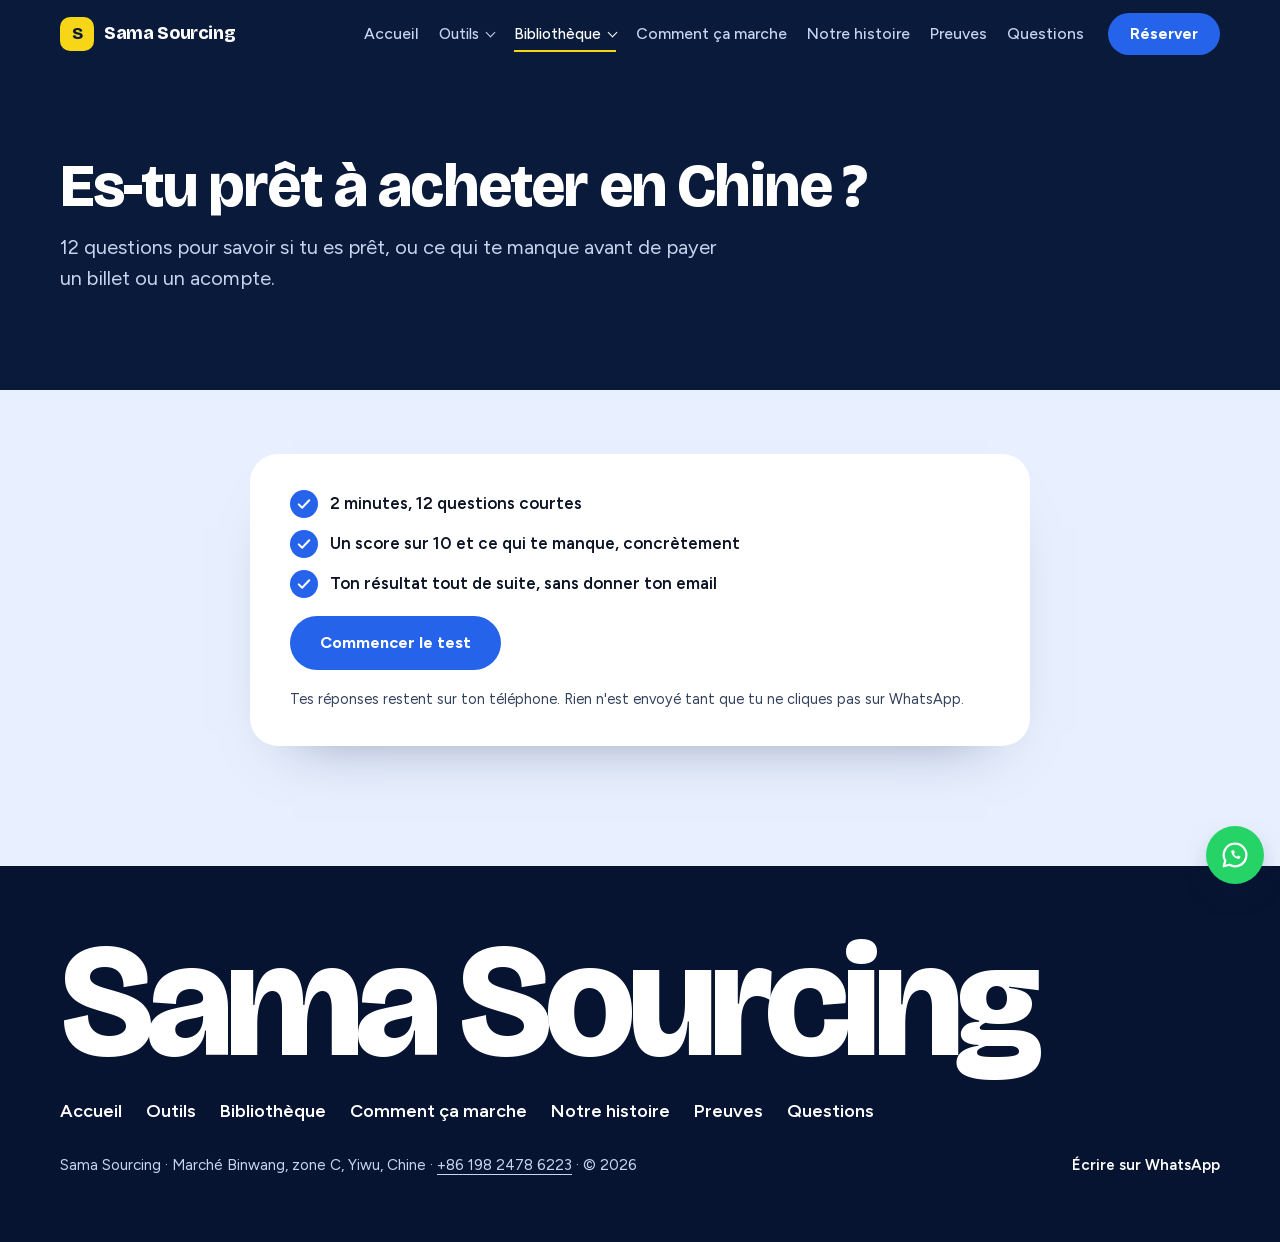
<file: score-de-preparation.html>
<!doctype html>
<html lang="fr">
<head>
  <meta charset="utf-8">
  <meta name="viewport" content="width=device-width, initial-scale=1, viewport-fit=cover">
  <meta name="color-scheme" content="only light">
  <title>Test : es-tu prêt à acheter en Chine ? · Sama Sourcing</title>
  <meta name="description" content="12 questions, 2 minutes : ton score de préparation sur 10, ce qui te manque avant de payer un acompte ou un billet, et quoi faire. Sans email, sans inscription.">
  <meta name="robots" content="index, follow, max-snippet:-1, max-image-preview:large, max-video-preview:-1">
  <link rel="canonical" href="https://samasourcing.site/score-de-preparation.html">
  <link rel="alternate" hreflang="fr" href="https://samasourcing.site/score-de-preparation.html">
  <link rel="alternate" hreflang="x-default" href="https://samasourcing.site/score-de-preparation.html">

  <!-- Sécurité : aucune ressource externe, aucun script tiers, aucun formulaire distant. -->
  <meta http-equiv="Content-Security-Policy" content="default-src 'self'; base-uri 'none'; object-src 'none'; script-src 'self'; style-src 'self' 'unsafe-inline'; img-src 'self' data:; font-src 'self'; connect-src 'self'; form-action 'none'; manifest-src 'self'">
  <meta name="referrer" content="strict-origin-when-cross-origin">

  <meta property="og:type" content="website">
  <meta property="og:locale" content="fr_FR">
  <meta property="og:site_name" content="Sama Sourcing">
  <meta property="og:url" content="https://samasourcing.site/score-de-preparation.html">
  <meta property="og:title" content="Es-tu prêt à acheter en Chine ? Fais le test en 2 minutes">
  <meta property="og:description" content="12 questions, un score sur 10 et ce qui te manque avant de payer un billet. Résultat immédiat.">
  <meta property="og:image" content="https://samasourcing.site/assets/img/og.jpg">
  <meta property="og:image:width" content="1200">
  <meta property="og:image:height" content="630">
  <meta property="og:image:alt" content="Test Score de préparation Sama Sourcing : 12 questions pour savoir si tu es prêt à acheter en Chine">
  <meta property="og:image:type" content="image/jpeg">
  <meta name="twitter:card" content="summary_large_image">
  <meta name="twitter:title" content="Es-tu prêt à acheter en Chine ? Fais le test en 2 minutes">
  <meta name="twitter:description" content="12 questions, un score sur 10 et ce qui te manque avant de payer un billet. Résultat immédiat.">
  <meta name="twitter:image" content="https://samasourcing.site/assets/img/og.jpg">
  <meta name="twitter:image:alt" content="Test Score de préparation Sama Sourcing : 12 questions pour savoir si tu es prêt à acheter en Chine">
  <meta name="theme-color" content="#0A1A3A">

  <link rel="icon" href="assets/img/favicon.svg" type="image/svg+xml">
  <link rel="icon" href="assets/img/favicon-32.png" sizes="32x32" type="image/png">
  <link rel="apple-touch-icon" href="assets/img/apple-touch-icon.png">
  <link rel="manifest" href="manifest.webmanifest">
  <link rel="stylesheet" href="assets/fonts/fonts.css">
  <link rel="stylesheet" href="assets/css/style.css?v=25">

  <script type="application/ld+json">
{
 "@context": "https://schema.org",
 "@graph": [
  {
   "@type": "Organization",
   "@id": "https://samasourcing.site/#organization",
   "name": "Sama Sourcing",
   "alternateName": "Sama Sourcing Chine",
   "url": "https://samasourcing.site/",
   "logo": "https://samasourcing.site/assets/img/favicon-32.png",
   "image": "https://samasourcing.site/assets/img/og.jpg",
   "description": "Sama Sourcing prépare les acheteurs africains avant qu'ils paient ou qu'ils voyagent en Chine : vérification des fournisseurs, échantillons, négociation en mandarin, inspection avant le solde, expédition.",
   "foundingDate": "2026",
   "address": {
    "@type": "PostalAddress",
    "streetAddress": "Marché Binwang, zone C, porte 3, 4e étage, n° 425-2",
    "addressLocality": "Yiwu",
    "addressRegion": "Zhejiang",
    "addressCountry": "CN"
   },
   "areaServed": [
    "CD",
    "CM",
    "CI",
    "NG",
    "SN",
    "CG",
    "GA",
    "BF",
    "ML",
    "TG",
    "BJ"
   ],
   "knowsLanguage": [
    "fr",
    "zh",
    "en"
   ],
   "contactPoint": {
    "@type": "ContactPoint",
    "contactType": "customer service",
    "telephone": "+8619824786223",
    "availableLanguage": [
     "fr",
     "zh",
     "en"
    ],
    "areaServed": "Afrique"
   }
  },
  {
   "@type": "WebSite",
   "@id": "https://samasourcing.site/#website",
   "url": "https://samasourcing.site/",
   "name": "Sama Sourcing",
   "inLanguage": "fr",
   "publisher": {
    "@id": "https://samasourcing.site/#organization"
   }
  },
  {
   "@type": "WebPage",
   "@id": "https://samasourcing.site/score-de-preparation.html#webpage",
   "url": "https://samasourcing.site/score-de-preparation.html",
   "name": "Test : es-tu prêt à acheter en Chine ?",
   "description": "Test gratuit en 12 questions qui donne un score de préparation sur 10 et les points manquants avant un achat en Chine.",
   "isPartOf": {
    "@id": "https://samasourcing.site/#website"
   },
   "inLanguage": "fr",
   "publisher": {
    "@id": "https://samasourcing.site/#organization"
   }
  },
  {
   "@type": "BreadcrumbList",
   "@id": "https://samasourcing.site/score-de-preparation.html#breadcrumb",
   "itemListElement": [
    {
     "@type": "ListItem",
     "position": 1,
     "name": "Accueil",
     "item": "https://samasourcing.site/"
    },
    {
     "@type": "ListItem",
     "position": 2,
     "name": "Le test",
     "item": "https://samasourcing.site/score-de-preparation.html"
    }
   ]
  },
  {
   "@type": "WebApplication",
   "@id": "https://samasourcing.site/score-de-preparation.html#app",
   "name": "Test « Score de préparation »",
   "url": "https://samasourcing.site/score-de-preparation.html",
   "applicationCategory": "EducationalApplication",
   "operatingSystem": "Web",
   "isAccessibleForFree": true,
   "inLanguage": "fr",
   "offers": {
    "@type": "Offer",
    "price": "0",
    "priceCurrency": "USD"
   },
   "publisher": {
    "@id": "https://samasourcing.site/#organization"
   }
  }
 ]
}
  </script>
</head>
<body>
  <svg width="0" height="0" style="position:absolute" aria-hidden="true" focusable="false">
    <defs>
      <symbol id="i-check" viewBox="0 0 24 24"><path d="M5 12.5l4.5 4.5L19 7"/></symbol>
      <symbol id="i-x" viewBox="0 0 24 24"><path d="M7 7l10 10M17 7L7 17"/></symbol>
      <symbol id="i-chat" viewBox="0 0 24 24"><path d="M4 5h16v11H9l-5 4z"/><path d="M8 10h8M8 13h5"/></symbol>
      <symbol id="i-plus" viewBox="0 0 24 24"><path d="M12 5v14M5 12h14"/></symbol>
      <symbol id="i-back" viewBox="0 0 24 24"><path d="M15 6l-6 6 6 6"/></symbol>
    </defs>
  </svg>

  <a class="skip-link" href="#contenu">Aller au contenu</a>

  <header class="site-header">
    <div class="wrap header-inner">
      <a class="brand" href="index.html"><span class="brand-mark" aria-hidden="true">S</span>Sama Sourcing</a>
                        <nav class="nav" id="menu" aria-label="Menu principal">
          <a href="index.html">Accueil</a>
        <div class="nav-tools" data-nav-tools>
          <button class="nav-tools-btn" type="button" aria-expanded="false" aria-controls="nav-tools-menu" aria-haspopup="true">
            Outils<span class="nav-tools-caret" aria-hidden="true"></span>
          </button>
          <div class="nav-tools-menu" id="nav-tools-menu" hidden>
            <a href="calculatrice.html"><span class="nt-title">Vrai prix d’une pièce</span><span class="nt-desc">Ce que ta pièce te coûte vraiment</span></a>
            <a href="calcul-transport.html"><span class="nt-title">Transport &amp; CBM</span><span class="nt-desc">Le fret que le transitaire va facturer</span></a>
            <a href="marches.html"><span class="nt-title">Marchés &amp; taxi</span><span class="nt-desc">29 adresses en chinois, à montrer au chauffeur</span></a>
            <a class="nav-tools-all" href="outils.html">Tous les outils</a>
          </div>
        </div>
        <div class="nav-tools" data-nav-tools>
          <button class="nav-tools-btn" type="button" aria-expanded="false" aria-controls="nav-bib-menu" aria-haspopup="true">
            Bibliothèque<span class="nav-tools-caret" aria-hidden="true"></span>
          </button>
          <div class="nav-tools-menu" id="nav-bib-menu" hidden>
            <a href="score-de-preparation.html" aria-current="page"><span class="nt-title">Le test</span><span class="nt-desc">12 questions, un score sur 10</span></a>
            <a href="documents.html"><span class="nt-title">Documents</span><span class="nt-desc">Guides et PDF à télécharger</span></a>
            <a class="nav-tools-all" href="bibliotheque.html">Toute la bibliothèque</a>
          </div>
        </div>
          <a href="comment-ca-marche.html">Comment ça marche</a>
          <a href="mon-histoire.html">Notre histoire</a>
          <a href="preuves.html">Preuves</a>
          <a href="questions.html">Questions</a>
      </nav>
      <a class="btn btn-small" href="https://calendly.com/samasourcing/appel-decouverte" target="_blank" rel="noopener" data-sama="calendly">Réserver<span class="visually-hidden"> mon appel (nouvel onglet)</span></a>
      <button class="nav-toggle" type="button" aria-expanded="false" aria-controls="menu"><span class="visually-hidden">Ouvrir le menu</span><span class="nav-toggle-bars" aria-hidden="true"></span></button>
    </div>
  </header>

  <main id="contenu">

    <section class="page-hero" aria-labelledby="t-page">
      <div class="wrap">
        <h1 id="t-page">Es-tu prêt à acheter en Chine&nbsp;?</h1>
        <p>12 questions pour savoir si tu es prêt, ou ce qui te manque avant de payer un billet ou un acompte.</p>
      </div>
    </section>

    <section class="section section-sky quiz-section" aria-label="Le test">
      <div class="wrap">
        <div class="quiz" id="quiz" aria-live="polite">
          <div class="quiz-card"><p>Chargement du test…</p></div>
        </div>
        <noscript><p class="quiz-card">Le test a besoin de JavaScript. Active-le dans ton navigateur, puis recharge la page.</p></noscript>
      </div>
    </section>
  </main>

  <footer class="site-footer">
    <div class="wrap">
      <p class="footer-name">Sama Sourcing</p>
                        <ul class="footer-nav" aria-label="Pages">
          <li><a href="index.html">Accueil</a></li>
          <li><a href="outils.html">Outils</a></li>
          <li><a href="bibliotheque.html">Bibliothèque</a></li>
          <li><a href="comment-ca-marche.html">Comment ça marche</a></li>
          <li><a href="mon-histoire.html">Notre histoire</a></li>
          <li><a href="preuves.html">Preuves</a></li>
          <li><a href="questions.html">Questions</a></li>
      </ul>
            <div class="footer-row">
        <p>Sama Sourcing · Marché Binwang, zone C, Yiwu, Chine · <a href="tel:+8619824786223" data-sama="phone-href">+86 198 2478 6223</a> · © <span data-sama-year>2026</span></p>
        <ul class="social" data-social-list aria-label="Nous écrire">
          <li><a href="https://wa.me/8619824786223?text=Bonjour%20Sama%20Sourcing%2C%20je%20veux%20pr%C3%A9parer%20un%20achat%20en%20Chine." target="_blank" rel="noopener" data-sama="wa">Écrire sur WhatsApp</a></li>
        </ul>
      </div>
    </div>
  </footer>

  <!-- Barre d'action mobile -->
  <div class="sticky-cta" id="sticky-cta" aria-hidden="true">
    <a class="btn btn-primary" href="https://calendly.com/samasourcing/appel-decouverte" target="_blank" rel="noopener" data-sama="calendly" tabindex="-1">Réserver mon appel<span class="visually-hidden"> (nouvel onglet)</span></a>
  </div>

  <!-- Bouton WhatsApp flottant -->
  <a class="wa-float" href="https://wa.me/8619824786223?text=Bonjour%20Sama%20Sourcing%2C%20je%20veux%20pr%C3%A9parer%20un%20achat%20en%20Chine." target="_blank" rel="noopener" data-sama="wa">
    <svg viewBox="0 0 24 24" aria-hidden="true"><path d="M12 3a9 9 0 0 0-7.8 13.5L3 21l4.6-1.2A9 9 0 1 0 12 3z"/><path d="M9 8.5c0 3.5 3 6.5 6.5 6.5l1-1.6-2-1-1 .9c-1-.4-2-1.4-2.4-2.4l.9-1-1-2z"/></svg>
    <span class="visually-hidden">Écrire à Sama Sourcing sur WhatsApp (nouvel onglet)</span>
  </a>

  <script src="assets/js/config.js?v=1" defer></script>
  <script src="assets/js/main.js?v=11" defer></script>
  <script src="assets/data/quiz-data.js?v=4" defer></script>
  <script src="assets/js/quiz.js?v=3" defer></script>
</body>
</html>
</file>
<file: assets/fonts/fonts.css>
/* Polices locales (Bricolage Grotesque, Figtree) — Google Fonts, licence SIL Open Font License */
/* latin-ext */
@font-face {
  font-family: 'Bricolage Grotesque';
  font-style: normal;
  font-weight: 600;
  font-stretch: 100%;
  font-display: swap;
  src: url(BricolageGrotesque-latin-ext.woff2) format('woff2');
  unicode-range: U+0100-02BA, U+02BD-02C5, U+02C7-02CC, U+02CE-02D7, U+02DD-02FF, U+0304, U+0308, U+0329, U+1D00-1DBF, U+1E00-1E9F, U+1EF2-1EFF, U+2020, U+20A0-20AB, U+20AD-20C4, U+2113, U+2C60-2C7F, U+A720-A7FF;
}
/* latin */
@font-face {
  font-family: 'Bricolage Grotesque';
  font-style: normal;
  font-weight: 600;
  font-stretch: 100%;
  font-display: swap;
  src: url(BricolageGrotesque-latin.woff2) format('woff2');
  unicode-range: U+0000-00FF, U+0131, U+0152-0153, U+02BB-02BC, U+02C6, U+02DA, U+02DC, U+0304, U+0308, U+0329, U+2000-206F, U+20AC, U+2122, U+2191, U+2193, U+2212, U+2215, U+FEFF, U+FFFD;
}
/* latin-ext */
@font-face {
  font-family: 'Bricolage Grotesque';
  font-style: normal;
  font-weight: 800;
  font-stretch: 100%;
  font-display: swap;
  src: url(BricolageGrotesque-latin-ext.woff2) format('woff2');
  unicode-range: U+0100-02BA, U+02BD-02C5, U+02C7-02CC, U+02CE-02D7, U+02DD-02FF, U+0304, U+0308, U+0329, U+1D00-1DBF, U+1E00-1E9F, U+1EF2-1EFF, U+2020, U+20A0-20AB, U+20AD-20C4, U+2113, U+2C60-2C7F, U+A720-A7FF;
}
/* latin */
@font-face {
  font-family: 'Bricolage Grotesque';
  font-style: normal;
  font-weight: 800;
  font-stretch: 100%;
  font-display: swap;
  src: url(BricolageGrotesque-latin.woff2) format('woff2');
  unicode-range: U+0000-00FF, U+0131, U+0152-0153, U+02BB-02BC, U+02C6, U+02DA, U+02DC, U+0304, U+0308, U+0329, U+2000-206F, U+20AC, U+2122, U+2191, U+2193, U+2212, U+2215, U+FEFF, U+FFFD;
}
/* latin-ext */
@font-face {
  font-family: 'Figtree';
  font-style: normal;
  font-weight: 400;
  font-display: swap;
  src: url(Figtree-latin-ext.woff2) format('woff2');
  unicode-range: U+0100-02BA, U+02BD-02C5, U+02C7-02CC, U+02CE-02D7, U+02DD-02FF, U+0304, U+0308, U+0329, U+1D00-1DBF, U+1E00-1E9F, U+1EF2-1EFF, U+2020, U+20A0-20AB, U+20AD-20C4, U+2113, U+2C60-2C7F, U+A720-A7FF;
}
/* latin */
@font-face {
  font-family: 'Figtree';
  font-style: normal;
  font-weight: 400;
  font-display: swap;
  src: url(Figtree-latin.woff2) format('woff2');
  unicode-range: U+0000-00FF, U+0131, U+0152-0153, U+02BB-02BC, U+02C6, U+02DA, U+02DC, U+0304, U+0308, U+0329, U+2000-206F, U+20AC, U+2122, U+2191, U+2193, U+2212, U+2215, U+FEFF, U+FFFD;
}
/* latin-ext */
@font-face {
  font-family: 'Figtree';
  font-style: normal;
  font-weight: 500;
  font-display: swap;
  src: url(Figtree-latin-ext.woff2) format('woff2');
  unicode-range: U+0100-02BA, U+02BD-02C5, U+02C7-02CC, U+02CE-02D7, U+02DD-02FF, U+0304, U+0308, U+0329, U+1D00-1DBF, U+1E00-1E9F, U+1EF2-1EFF, U+2020, U+20A0-20AB, U+20AD-20C4, U+2113, U+2C60-2C7F, U+A720-A7FF;
}
/* latin */
@font-face {
  font-family: 'Figtree';
  font-style: normal;
  font-weight: 500;
  font-display: swap;
  src: url(Figtree-latin.woff2) format('woff2');
  unicode-range: U+0000-00FF, U+0131, U+0152-0153, U+02BB-02BC, U+02C6, U+02DA, U+02DC, U+0304, U+0308, U+0329, U+2000-206F, U+20AC, U+2122, U+2191, U+2193, U+2212, U+2215, U+FEFF, U+FFFD;
}
/* latin-ext */
@font-face {
  font-family: 'Figtree';
  font-style: normal;
  font-weight: 600;
  font-display: swap;
  src: url(Figtree-latin-ext.woff2) format('woff2');
  unicode-range: U+0100-02BA, U+02BD-02C5, U+02C7-02CC, U+02CE-02D7, U+02DD-02FF, U+0304, U+0308, U+0329, U+1D00-1DBF, U+1E00-1E9F, U+1EF2-1EFF, U+2020, U+20A0-20AB, U+20AD-20C4, U+2113, U+2C60-2C7F, U+A720-A7FF;
}
/* latin */
@font-face {
  font-family: 'Figtree';
  font-style: normal;
  font-weight: 600;
  font-display: swap;
  src: url(Figtree-latin.woff2) format('woff2');
  unicode-range: U+0000-00FF, U+0131, U+0152-0153, U+02BB-02BC, U+02C6, U+02DA, U+02DC, U+0304, U+0308, U+0329, U+2000-206F, U+20AC, U+2122, U+2191, U+2193, U+2212, U+2215, U+FEFF, U+FFFD;
}
/* latin-ext */
@font-face {
  font-family: 'Figtree';
  font-style: normal;
  font-weight: 700;
  font-display: swap;
  src: url(Figtree-latin-ext.woff2) format('woff2');
  unicode-range: U+0100-02BA, U+02BD-02C5, U+02C7-02CC, U+02CE-02D7, U+02DD-02FF, U+0304, U+0308, U+0329, U+1D00-1DBF, U+1E00-1E9F, U+1EF2-1EFF, U+2020, U+20A0-20AB, U+20AD-20C4, U+2113, U+2C60-2C7F, U+A720-A7FF;
}
/* latin */
@font-face {
  font-family: 'Figtree';
  font-style: normal;
  font-weight: 700;
  font-display: swap;
  src: url(Figtree-latin.woff2) format('woff2');
  unicode-range: U+0000-00FF, U+0131, U+0152-0153, U+02BB-02BC, U+02C6, U+02DA, U+02DC, U+0304, U+0308, U+0329, U+2000-206F, U+20AC, U+2122, U+2191, U+2193, U+2212, U+2215, U+FEFF, U+FFFD;
}
</file>
<file: assets/css/style.css>
/* Sama Sourcing — feuille de style
   Idée : le trajet d'une commande, de Yiwu à Matadi, porte toute la page.
   Champs de couleur francs (bleu nuit, bleu ciel, bleu Sama) ; le jaune du drapeau de la RDC sert de signal
   (ce qui bouge, ce qui est actif, l'action finale). Pas de dégradés, pas d'étiquettes au-dessus des titres. */

:root {
  color-scheme: light;
  --night: #0A1A3A;      /* fond bleu nuit */
  --night-2: #12285A;    /* surface sur bleu nuit */
  --sky: #E8F0FF;        /* bleu ciel, sections claires */
  --paper: #FFFFFF;
  --ink: #0B1324;        /* texte sur fond clair */
  --ink-2: #33415C;      /* texte secondaire sur fond clair */
  --mist-ink: #C8D5F0;   /* texte secondaire sur bleu nuit */
  --blue: #2563EB;       /* bleu Sama Sourcing */
  --blue-deep: #1D4ED8;
  --yellow: #F7D618;     /* jaune du drapeau RDC : signal */

  --display: "Bricolage Grotesque", "Avenir Next", "Segoe UI", system-ui, sans-serif;
  --body: "Figtree", "Segoe UI", system-ui, -apple-system, Roboto, sans-serif;

  --r-lg: 28px;
  --r-md: 18px;
  --max: 1160px;
  --ease-out: cubic-bezier(0.23, 1, 0.32, 1);
  --ease-in-out: cubic-bezier(0.77, 0, 0.175, 1);
}

/* Base */
*, *::before, *::after { box-sizing: border-box; }
html { -webkit-text-size-adjust: 100%; scroll-behavior: smooth; scroll-padding-top: 84px; scrollbar-color: var(--blue) var(--sky); }
body {
  margin: 0; background: var(--paper); color: var(--ink);
  font-family: var(--body); font-size: 17px; line-height: 1.55;
  -webkit-font-smoothing: antialiased; caret-color: var(--blue);
}
@media (min-width: 960px) { body { font-size: 18px; } }
body::before {
  content: ""; position: fixed; inset: 0 0 auto; height: env(safe-area-inset-top, 0px);
  z-index: 60; background: var(--night);
}
::selection { background: var(--yellow); color: var(--night); }

img { max-width: 100%; height: auto; display: block; }
svg { fill: none; stroke: currentColor; stroke-width: 1.9; stroke-linecap: round; stroke-linejoin: round; }
h1, h2, h3 { font-family: var(--display); margin: 0; text-wrap: balance; letter-spacing: -0.03em; }
h1 { font-size: clamp(2.5rem, 7.6vw, 4.6rem); line-height: 0.98; font-weight: 800; }
h2 { font-size: clamp(2rem, 5.4vw, 3.4rem); line-height: 1.02; font-weight: 800; }
h3 { font-size: 1.2rem; line-height: 1.2; font-weight: 600; letter-spacing: -0.015em; }
p { margin: 0; }
a { color: inherit; text-underline-offset: 4px; }
ul, ol { margin: 0; padding: 0; list-style: none; }
button { font: inherit; color: inherit; }

:focus-visible { outline: 3px solid var(--yellow); outline-offset: 3px; border-radius: 10px; }
.visually-hidden { position: absolute !important; width: 1px; height: 1px; overflow: hidden; clip: rect(0 0 0 0); white-space: nowrap; }
.skip-link {
  position: absolute; left: 12px; top: -60px; z-index: 100;
  background: var(--yellow); color: var(--night); padding: 10px 16px; border-radius: 999px; text-decoration: none; font-weight: 700;
}
.skip-link:focus { top: 12px; }

.wrap {
  width: 100%; max-width: calc(var(--max) + 64px); margin: 0 auto;
  padding-left: max(20px, env(safe-area-inset-left, 0px));
  padding-right: max(20px, env(safe-area-inset-right, 0px));
}
@media (min-width: 960px) { .wrap { padding-left: max(32px, env(safe-area-inset-left, 0px)); padding-right: max(32px, env(safe-area-inset-right, 0px)); } }

/* Boutons : plats, ronds, réponse immédiate au toucher */
.btn {
  display: inline-flex; align-items: center; justify-content: center; gap: 10px;
  min-height: 54px; padding: 15px 28px; border-radius: 999px; border: 2px solid transparent;
  font-family: var(--body); font-size: 1.02rem; font-weight: 700; line-height: 1.2;
  text-decoration: none; text-align: center; cursor: pointer;
  transition: transform 160ms var(--ease-out), background-color 200ms ease, color 200ms ease, border-color 200ms ease;
}
.btn:active { transform: scale(0.97); }
.btn-primary { background: var(--blue); color: var(--paper); }
.btn-primary:hover { background: var(--blue-deep); }
.btn-ghost { background: transparent; color: var(--paper); border-color: rgba(255, 255, 255, .35); }
.btn-ghost:hover { border-color: var(--paper); background: rgba(255, 255, 255, .08); }
.btn-light { background: var(--paper); color: var(--blue-deep); }
.btn-light:hover { background: var(--sky); }
.btn-yellow { background: var(--yellow); color: var(--night); }
.btn-yellow:hover { background: #FFE33D; }
.btn-small { min-height: 42px; padding: 9px 20px; font-size: .95rem; background: var(--blue); color: var(--paper); }
.btn-small:hover { background: var(--blue-deep); }

/* En-tête du site : barre pleine bleu nuit */
.site-header { position: sticky; top: env(safe-area-inset-top, 0px); z-index: 50; background: var(--night); color: var(--paper); }
.header-inner { display: flex; align-items: center; gap: 24px; min-height: 68px; }
.brand { display: inline-flex; align-items: center; gap: 10px; text-decoration: none; font-family: var(--display); font-weight: 800; font-size: 1.15rem; letter-spacing: -0.02em; margin-right: auto; }
.brand-mark { display: grid; place-items: center; width: 34px; height: 34px; border-radius: 10px; background: var(--yellow); color: var(--night); font-size: 1.05rem; transition: transform 300ms var(--ease-out); }
.brand:hover .brand-mark { transform: rotate(-8deg) scale(1.06); }
.nav { display: none; gap: 28px; }
.nav a { text-decoration: none; color: var(--mist-ink); font-weight: 500; font-size: .98rem; position: relative; transition: color 200ms ease; }
.nav a::after { content: ""; position: absolute; left: 0; right: 0; bottom: -6px; height: 2px; background: var(--yellow); transform: scaleX(0); transform-origin: left; transition: transform 250ms var(--ease-out); }
.nav a:hover { color: var(--paper); }
.nav a:hover::after { transform: scaleX(1); }
@media (min-width: 860px) { .nav { display: flex; } }

/* Sections */
.section { padding-block: 88px; }
@media (min-width: 960px) { .section { padding-block: 140px; } }
.section-head { display: grid; gap: 16px; max-width: 760px; margin-bottom: 48px; }
@media (min-width: 960px) { .section-head { margin-bottom: 64px; } }
.sub { font-size: 1.12em; color: var(--ink-2); max-width: 52ch; }
.statement {
  font-family: var(--display); font-weight: 600; letter-spacing: -0.02em;
  font-size: clamp(1.4rem, 3.4vw, 2.1rem); line-height: 1.2; max-width: 30ch; margin-top: 64px; text-wrap: balance;
}

/* 1. Hero : champ bleu nuit */
.hero { background: var(--night); color: var(--paper); padding-block: 28px 64px; overflow: hidden; }
.hero-grid { display: grid; gap: 40px; align-items: center; }
.hero-text { display: grid; gap: 24px; min-width: 0; }
.hero .lead { font-size: 1.18em; color: var(--mist-ink); max-width: 38ch; }
.hero-actions { display: grid; gap: 12px; }
.hero .note { font-size: .92rem; color: var(--mist-ink); }
@media (min-width: 600px) { .hero-actions { display: flex; flex-wrap: wrap; } }
.hero-media { position: relative; margin: 0; }
.hero-media img { width: 100%; aspect-ratio: 1 / 1; object-fit: cover; object-position: 50% 25%; border-radius: var(--r-lg); }
@media (min-width: 960px) {
  .hero { padding-block: 72px 96px; }
  .hero-grid { grid-template-columns: 1.15fr .85fr; gap: 72px; }
  .hero-media img { aspect-ratio: 4 / 5; }
}

/* Trajet Yiwu → Matadi, posé sur la photo */
.route {
  position: absolute; left: 14px; right: 14px; bottom: 14px;
  display: grid; grid-template-columns: auto 1fr auto; align-items: center; gap: 12px;
  padding: 14px 18px; border-radius: var(--r-md); background: var(--night); color: var(--paper);
  box-shadow: 0 18px 40px -14px rgba(0, 0, 0, .55);
}
.route-end { display: grid; line-height: 1.15; }
.route-end b { font-family: var(--display); font-weight: 800; font-size: 1.05rem; }
.route-end small { font-size: .74rem; color: var(--mist-ink); }
.route-end-right { text-align: right; }
.route-line { width: 100%; height: 36px; overflow: visible; }
.route-line path { stroke: rgba(255, 255, 255, .45); stroke-width: 2; stroke-dasharray: 3 7; animation: dash 1.1s linear infinite; vector-effect: non-scaling-stroke; }
.route-dot { fill: var(--yellow); stroke: var(--night); stroke-width: 2.5; }
@media (min-width: 960px) { .route { left: -36px; right: 36px; bottom: 32px; } }

/* Trois garanties, en bas du hero */
.promises { display: grid; gap: 12px; margin-top: 48px; }
.promises li {
  display: grid; grid-template-columns: 48px 1fr; grid-template-rows: auto auto; column-gap: 14px; align-items: center;
  padding: 16px 18px; border-radius: var(--r-md); background: var(--night-2);
  transition: transform 250ms var(--ease-out), background-color 250ms ease;
}
.promises li:hover { transform: translateY(-3px); background: #183270; }
.promise-icon { grid-row: span 2; display: grid; place-items: center; width: 48px; height: 48px; border-radius: 14px; background: var(--blue); color: var(--paper); }
.promise-icon svg { width: 24px; height: 24px; }
.promises b { font-family: var(--display); font-size: 1.15rem; font-weight: 800; letter-spacing: -0.02em; }
.promises li > span:last-child { color: var(--mist-ink); font-size: .94rem; line-height: 1.35; }
@media (min-width: 760px) { .promises { grid-template-columns: repeat(3, 1fr); gap: 16px; margin-top: 72px; } }

/* 2. Cartes qui se retournent */
.blockers { background: var(--paper); }
.flips { display: grid; gap: 14px; }
@media (min-width: 640px) { .flips { grid-template-columns: repeat(2, 1fr); gap: 16px; } }
@media (min-width: 1040px) { .flips { grid-template-columns: repeat(4, 1fr); } }
.flip {
  position: relative; display: block; width: 100%; min-height: 230px; padding: 0; border: 0; background: none;
  cursor: pointer; text-align: left; perspective: 1000px; border-radius: var(--r-md);
}
.flip-face {
  position: absolute; inset: 0; display: grid; align-content: start; gap: 10px; padding: 26px 24px;
  border-radius: var(--r-md); backface-visibility: hidden; -webkit-backface-visibility: hidden;
  transition: transform 600ms var(--ease-in-out);
}
.flip-front { background: var(--sky); color: var(--ink); }
.flip-back { background: var(--blue); color: var(--paper); transform: rotateY(180deg); align-content: center; }
.flip[aria-pressed="true"] .flip-front { transform: rotateY(-180deg); }
.flip[aria-pressed="true"] .flip-back { transform: rotateY(0deg); }
.flip b { font-family: var(--display); font-size: 1.35rem; font-weight: 800; letter-spacing: -0.02em; line-height: 1.1; }
.flip-front > span:not(.flip-icon) { color: var(--ink-2); }
.flip-back span { color: #E3ECFF; font-size: 1.02rem; }
.flip-icon { display: grid; place-items: center; width: 52px; height: 52px; border-radius: 16px; background: var(--paper); color: var(--blue); margin-bottom: 8px; }
.flip-icon svg { width: 26px; height: 26px; }
.flip-hint { position: absolute; right: 20px; bottom: 20px; width: 22px; height: 22px; color: var(--blue); transition: transform 400ms var(--ease-out); }
@media (hover: hover) and (pointer: fine) {
  .flip:hover .flip-front { transform: rotateY(-8deg); }
  .flip:hover .flip-hint { transform: rotate(180deg); }
  .flip[aria-pressed="true"]:hover .flip-front { transform: rotateY(-180deg); }
}
.flip:active .flip-face { transition-duration: 600ms; }
.flip:focus-visible { outline-offset: 4px; border-radius: var(--r-md); }

/* 3. Le suivi : stepper + téléphone */
.tracker-section { background: var(--sky); }
.tracker { display: grid; gap: 32px; align-items: center; }
@media (min-width: 960px) { .tracker { grid-template-columns: 1fr 380px; gap: 80px; } }
.stepper { display: grid; gap: 10px; }
.step {
  position: relative; display: grid; grid-template-columns: 52px 1fr; gap: 16px; align-items: center; width: 100%;
  padding: 16px 18px; border: 0; border-radius: var(--r-md); background: transparent; cursor: pointer; text-align: left; overflow: hidden;
  transition: background-color 250ms ease, transform 160ms var(--ease-out);
}
.step:hover { background: rgba(255, 255, 255, .6); }
.step:active { transform: scale(0.99); }
.step[aria-selected="true"] { background: var(--paper); box-shadow: 0 14px 34px -22px rgba(10, 26, 58, .5); }
.step-dot { display: grid; place-items: center; width: 52px; height: 52px; border-radius: 16px; background: var(--paper); color: var(--blue); transition: background-color 250ms ease, color 250ms ease; }
.step[aria-selected="true"] .step-dot { background: var(--blue); color: var(--paper); }
.step-dot svg { width: 26px; height: 26px; }
.step-text { display: grid; gap: 2px; min-width: 0; }
.step-text b { font-family: var(--display); font-size: 1.25rem; font-weight: 800; letter-spacing: -0.02em; }
.step-text span { color: var(--ink-2); font-size: .97rem; }
.step-bar { position: absolute; left: 18px; right: 18px; bottom: 0; height: 3px; border-radius: 3px; background: transparent; }
.step[aria-selected="true"] .step-bar { background: var(--sky); }
.step-bar i { display: block; height: 100%; width: 100%; border-radius: inherit; background: var(--yellow); transform: scaleX(0); transform-origin: left; }
.step.is-done .step-bar i { transform: scaleX(1); }

.phone {
  justify-self: center; width: min(100%, 360px); padding: 12px; border-radius: 44px;
  background: var(--night); color: var(--paper); box-shadow: 0 40px 80px -40px rgba(10, 26, 58, .7);
}
.phone-top { display: flex; align-items: center; gap: 12px; padding: 14px 16px 12px; }
.phone-top b { display: block; font-weight: 700; font-size: .98rem; }
.phone-top small { color: var(--mist-ink); font-size: .8rem; }
.phone-avatar { display: grid; place-items: center; width: 38px; height: 38px; border-radius: 999px; background: var(--yellow); color: var(--night); font-family: var(--display); font-weight: 800; }
.phone-screen { min-height: 330px; padding: 18px 14px; border-radius: 32px; background: #ECF1F8; color: var(--ink); }
.chat { display: grid; gap: 10px; align-content: start; }
.bubble {
  max-width: 86%; padding: 10px 14px; border-radius: 18px; font-size: .95rem; line-height: 1.4;
  animation: pop 420ms var(--ease-out) both;
}
.bubble:nth-child(2) { animation-delay: 380ms; }
.bubble:nth-child(3) { animation-delay: 900ms; }
.bubble-in { justify-self: end; background: var(--blue); color: var(--paper); border-bottom-right-radius: 6px; }
.bubble-out { justify-self: start; background: var(--paper); border-bottom-left-radius: 6px; }
.bubble-file { display: grid; grid-template-columns: 36px 1fr; gap: 10px; align-items: center; }
.bubble-file svg { width: 36px; height: 36px; padding: 7px; border-radius: 10px; background: var(--sky); color: var(--blue); }
.bubble-file b { display: block; font-size: .92rem; }
.bubble-file small { color: var(--ink-2); font-size: .8rem; }
.bubble-video { display: grid; gap: 6px; padding: 8px; }
.bubble-video small { color: var(--ink-2); font-size: .8rem; padding: 0 6px 2px; }
.video-thumb { display: grid; place-items: center; width: 200px; max-width: 100%; aspect-ratio: 16 / 10; border-radius: 12px; background: var(--night-2); color: var(--yellow); }
.video-thumb svg { width: 34px; height: 34px; fill: var(--yellow); stroke: none; }
.phone-note { text-align: center; font-size: .78rem; color: var(--mist-ink); padding: 10px 0 4px; }

.sourced { margin-top: 64px; display: grid; gap: 16px; }
.sourced h3 { font-size: 1.3rem; }
.sourced ul { display: flex; flex-wrap: wrap; gap: 10px; }
.sourced li {
  padding: 10px 18px; border-radius: 999px; background: var(--paper); font-weight: 600; font-size: .98rem;
  transition: transform 200ms var(--ease-out), background-color 200ms ease, color 200ms ease;
}
.sourced li:hover { transform: translateY(-2px); background: var(--blue); color: var(--paper); }

/* 4. Qui est derrière : bleu nuit */
.about { background: var(--night); color: var(--paper); }
.bio { display: grid; gap: 40px; align-items: center; }
@media (min-width: 960px) { .bio { grid-template-columns: 420px 1fr; gap: 88px; } }
.bio-photo { margin: 0; overflow: hidden; border-radius: var(--r-lg); }
.bio-photo img { width: 100%; aspect-ratio: 4 / 5; object-fit: cover; transition: transform 900ms var(--ease-out); }
.bio-photo:hover img { transform: scale(1.03); }
.bio-text { display: grid; gap: 24px; min-width: 0; }
.bio-text > p { color: var(--mist-ink); font-size: 1.1em; max-width: 46ch; }

.journey { position: relative; display: grid; gap: 18px; padding-left: 30px; }
.journey::before { content: ""; position: absolute; left: 7px; top: 8px; bottom: 8px; width: 2px; background: var(--night-2); }
.journey::after { content: ""; position: absolute; left: 7px; top: 8px; bottom: 8px; width: 2px; background: var(--yellow); transform: scaleY(var(--progress, 0)); transform-origin: top; transition: transform 1.4s var(--ease-in-out); }
.journey.is-in { --progress: 1; }
.journey li { position: relative; display: grid; gap: 2px; }
.journey li::before {
  content: ""; position: absolute; left: -30px; top: 5px; width: 16px; height: 16px; border-radius: 999px;
  background: var(--night); box-shadow: inset 0 0 0 2px var(--mist-ink); z-index: 1;
  transition: box-shadow 400ms ease, background-color 400ms ease;
}
.journey.is-in li::before { background: var(--yellow); box-shadow: inset 0 0 0 2px var(--yellow); }
.journey.is-in li:nth-child(2)::before { transition-delay: 500ms; }
.journey.is-in li:nth-child(3)::before { transition-delay: 1000ms; }
.journey b { font-family: var(--display); font-size: 1.2rem; font-weight: 800; letter-spacing: -0.02em; }
.journey span { color: var(--mist-ink); font-size: .95rem; }
@media (min-width: 700px) {
  .journey { grid-template-columns: repeat(3, 1fr); gap: 20px; padding-left: 0; padding-top: 30px; }
  .journey::before, .journey::after { left: 8px; right: 8px; top: 7px; bottom: auto; width: auto; height: 2px; }
  .journey::after { transform: scaleX(var(--progress, 0)); transform-origin: left; }
  .journey li::before { left: 0; top: -30px; }
}

.count { display: grid; grid-template-columns: auto 1fr; gap: 18px; align-items: center; padding: 22px 24px; border-radius: var(--r-md); background: var(--night-2); }
.count-num { font-family: var(--display); font-size: clamp(2.8rem, 8vw, 4rem); font-weight: 800; line-height: 1; letter-spacing: -0.04em; color: var(--yellow); font-variant-numeric: tabular-nums; }
.count-label { color: var(--mist-ink); font-size: .98rem; line-height: 1.35; }

.story { margin: 72px 0 0; display: grid; gap: 22px; max-width: 900px; }
.story blockquote { margin: 0; font-family: var(--display); font-weight: 800; letter-spacing: -0.03em; font-size: clamp(1.6rem, 4.4vw, 2.6rem); line-height: 1.08; text-wrap: balance; }
.story figcaption { display: grid; gap: 10px; color: var(--mist-ink); max-width: 62ch; }
.more summary { display: inline-flex; cursor: pointer; color: var(--yellow); font-weight: 700; list-style: none; }
.more summary::-webkit-details-marker { display: none; }
.more summary:hover { text-decoration: underline; }
.more[open] summary { display: none; }
.more p { animation: open 400ms var(--ease-out); }

/* 5. Preuves */
.proofs { background: var(--paper); }
.proofs-head { display: grid; gap: 16px; max-width: 760px; margin-bottom: 40px; }
.report { display: grid; grid-template-columns: repeat(3, 1fr); gap: 12px; max-width: 820px; }
.report img { aspect-ratio: 1 / 1.414; object-fit: cover; object-position: top; }
.thumb { display: block; overflow: hidden; border-radius: 14px; background: var(--sky); cursor: zoom-in; }
.thumb img { width: 100%; transition: transform 600ms var(--ease-out); }
.thumb:hover img { transform: scale(1.05); }
.thumb:active img { transform: scale(1.02); }
.strip-title { margin: 72px 0 20px; font-size: 1.5rem; }
.strip {
  display: grid; grid-auto-flow: column; grid-auto-columns: min(72%, 300px); gap: 14px;
  overflow-x: auto; scroll-snap-type: x mandatory; padding-bottom: 12px; overscroll-behavior-x: contain;
  scrollbar-width: thin;
}
.strip li { scroll-snap-align: start; }
.strip img { aspect-ratio: 1 / 1; object-fit: cover; }
.strip p { font-size: .88rem; color: var(--ink-2); margin: 10px 2px 0; line-height: 1.35; }

/* 6. Pour qui */
.fit-section { background: var(--sky); }
.fit-grid { display: grid; gap: 40px; align-items: start; }
.fit-grid > div:first-child { display: grid; gap: 16px; }
@media (min-width: 900px) { .fit-grid { grid-template-columns: 1fr 1fr; gap: 72px; } }
.fit { display: grid; gap: 20px; padding: 10px; border-radius: var(--r-lg); background: var(--paper); }
.fit-toggle { position: relative; display: grid; grid-template-columns: 1fr 1fr; padding: 6px; border-radius: 999px; background: var(--sky); }
.fit-toggle button {
  position: relative; z-index: 1; min-height: 48px; padding: 8px 10px; border: 0; border-radius: 999px; background: none;
  font-weight: 700; font-size: .95rem; cursor: pointer; color: var(--ink-2); transition: color 250ms ease;
}
.fit-toggle button[aria-selected="true"] { color: var(--paper); }
.fit-thumb { position: absolute; top: 6px; bottom: 6px; left: 6px; width: calc(50% - 6px); border-radius: 999px; background: var(--blue); transition: transform 350ms var(--ease-out), background-color 350ms ease; }
.fit[data-state="no"] .fit-thumb { transform: translateX(100%); background: var(--night); }
.fit-list { display: grid; gap: 14px; padding: 8px 18px 22px; }
.fit-list li { display: grid; grid-template-columns: 28px 1fr; gap: 12px; align-items: start; font-size: 1.05rem; animation: pop 380ms var(--ease-out) both; }
.fit-list li:nth-child(2) { animation-delay: 60ms; }
.fit-list li:nth-child(3) { animation-delay: 120ms; }
.fit-list svg { width: 28px; height: 28px; padding: 5px; border-radius: 999px; stroke-width: 2.6; }
.fit-list-yes svg { background: var(--blue); color: var(--paper); }
.fit-list-no svg { background: var(--sky); color: var(--night); }

/* 7. Voyage : bande bleue */
.trip { background: var(--blue); color: var(--paper); padding-block: 64px; }
.trip-inner { display: grid; gap: 24px; align-items: center; }
.trip-inner > div { display: grid; gap: 12px; }
.trip h2 { font-size: clamp(1.7rem, 4.2vw, 2.5rem); }
.trip p { color: #E3ECFF; max-width: 54ch; font-size: 1.08em; }
.trip .btn { justify-self: start; }
@media (min-width: 860px) { .trip { padding-block: 80px; } .trip-inner { grid-template-columns: 1fr auto; gap: 48px; } }

/* 8. FAQ */
.faq-grid { display: grid; gap: 40px; }
.faq-grid > div:first-child { display: grid; gap: 16px; align-content: start; }
@media (min-width: 900px) { .faq-grid { grid-template-columns: .8fr 1.2fr; gap: 72px; } .faq-grid > div:first-child { position: sticky; top: 110px; } }
.faq { display: grid; gap: 10px; }
.faq details { border-radius: var(--r-md); background: var(--sky); transition: background-color 250ms ease; }
.faq details[open] { background: var(--paper); box-shadow: 0 0 0 2px var(--sky) inset; }
.faq summary {
  cursor: pointer; list-style: none; display: grid; grid-template-columns: 1fr 32px; gap: 16px; align-items: center;
  padding: 20px 22px; font-weight: 700; font-size: 1.05rem; line-height: 1.3; border-radius: var(--r-md);
}
.faq summary::-webkit-details-marker { display: none; }
.faq summary svg { width: 32px; height: 32px; padding: 6px; border-radius: 999px; background: var(--paper); color: var(--blue); transition: transform 300ms var(--ease-out), background-color 250ms ease, color 250ms ease; }
.faq summary:hover svg { background: var(--blue); color: var(--paper); }
.faq details[open] summary svg { transform: rotate(45deg); background: var(--blue); color: var(--paper); }
.faq-a { padding: 0 22px 22px; color: var(--ink-2); max-width: 60ch; }
.faq details[open] .faq-a { animation: open 350ms var(--ease-out); }

/* 9. Final */
.final { background: var(--night); color: var(--paper); padding-block: 96px; }
.final-inner { display: grid; gap: 22px; justify-items: start; }
.final h2 { max-width: 16ch; font-size: clamp(2.2rem, 6.4vw, 4.2rem); }
.final p { color: var(--mist-ink); font-size: 1.1em; }
.final .note { font-size: .92rem; }
@media (min-width: 960px) { .final { padding-block: 140px; } }

/* Pied de page : le nom revient en grand */
.site-footer { background: #071431; color: var(--mist-ink); padding-block: 48px 120px; overflow: hidden; }
.footer-name { font-family: var(--display); font-weight: 800; letter-spacing: -0.05em; line-height: .9; font-size: clamp(3rem, 13vw, 10rem); color: var(--paper); }
.footer-row { display: flex; flex-wrap: wrap; justify-content: space-between; gap: 16px 32px; margin-top: 28px; font-size: .95rem; }
.social { display: flex; flex-wrap: wrap; gap: 8px 22px; }
.social a { color: var(--paper); font-weight: 600; text-decoration: none; position: relative; }
.social a::after { content: ""; position: absolute; left: 0; right: 0; bottom: -4px; height: 2px; background: var(--yellow); transform: scaleX(0); transform-origin: left; transition: transform 250ms var(--ease-out); }
.social a:hover::after { transform: scaleX(1); }
@media (min-width: 960px) { .site-footer { padding-block: 64px; } }

/* Barre fixe mobile */
.sticky-cta {
  position: fixed; left: 0; right: 0; bottom: 0; z-index: 40;
  padding-top: 12px; padding-bottom: calc(12px + env(safe-area-inset-bottom, 0px));
  padding-left: max(16px, env(safe-area-inset-left, 0px)); padding-right: max(16px, env(safe-area-inset-right, 0px));
  background: var(--night); transform: translateY(110%); transition: transform 300ms var(--ease-out); visibility: hidden;
}
.sticky-cta .btn { width: 100%; }
.sticky-cta.is-visible { transform: translateY(0); visibility: visible; }
@media (min-width: 960px) { .sticky-cta { display: none; } }

/* Lightbox */
.lightbox { border: 0; padding: 0; margin: 0; max-width: none; max-height: none; width: 100vw; height: 100vh; height: 100dvh; background: rgba(10, 26, 58, .96); color: var(--paper); }
.lightbox[open] { display: grid; grid-template-columns: auto 1fr auto; align-items: center; animation: open 250ms var(--ease-out); }
.lightbox::backdrop { background: rgba(10, 26, 58, .6); }
.lightbox figure { margin: 0; padding: 56px 8px 16px; display: grid; justify-items: center; gap: 12px; grid-column: 2; min-width: 0; }
.lightbox img { max-height: calc(100dvh - 140px); width: auto; border-radius: 12px; }
.lightbox figcaption { font-size: .9rem; text-align: center; max-width: 640px; color: var(--mist-ink); }
.lightbox button { background: transparent; color: var(--paper); border: 2px solid rgba(255, 255, 255, .3); border-radius: 999px; width: 46px; height: 46px; font-size: 1.6rem; line-height: 1; cursor: pointer; transition: background-color 200ms ease, transform 160ms var(--ease-out); }
.lightbox button:hover { background: rgba(255, 255, 255, .12); }
.lightbox button:active { transform: scale(0.94); }
.lb-close { position: absolute; top: max(12px, env(safe-area-inset-top, 0px)); right: max(12px, env(safe-area-inset-right, 0px)); }
.lb-prev { grid-column: 1; margin-left: 8px; }
.lb-next { grid-column: 3; margin-right: 8px; }

/* Mouvement */
@keyframes dash { to { stroke-dashoffset: -20; } }
@keyframes pop { from { opacity: 0; transform: translateY(10px) scale(0.96); } to { opacity: 1; transform: none; } }
@keyframes open { from { opacity: 0; transform: translateY(-6px); } to { opacity: 1; transform: none; } }
@keyframes rise { from { opacity: 0; transform: translateY(22px); } to { opacity: 1; transform: none; } }

/* Le moment orchestré : l'en-tête se compose au chargement */
.hero-text > * { animation: rise 900ms var(--ease-out) backwards; }
.hero-text > :nth-child(2) { animation-delay: 90ms; }
.hero-text > :nth-child(3) { animation-delay: 180ms; }
.hero-text > :nth-child(4) { animation-delay: 260ms; }
.hero-media { animation: rise 1100ms var(--ease-out) 120ms both; }
.route { animation: rise 900ms var(--ease-out) 650ms both; }
.promises li { animation: rise 900ms var(--ease-out) backwards; }
.promises li:nth-child(1) { animation-delay: 420ms; }
.promises li:nth-child(2) { animation-delay: 500ms; }
.promises li:nth-child(3) { animation-delay: 580ms; }

/* Icônes qui se dessinent quand leur bloc apparaît (propriétés héritées dans <use>) */
.flip-icon svg, .promise-icon svg { stroke-dasharray: 1; stroke-dashoffset: 0; }
.reveal-pending .flip-icon svg { stroke-dashoffset: 1; }
.reveal-in .flip-icon svg { transition: stroke-dashoffset 900ms var(--ease-out) 200ms; }

/* Apparition au défilement : seuls les blocs encore hors écran au chargement sont masqués (par le JS) */
.reveal-pending { opacity: 0; transform: translateY(28px); }
.reveal-in { transition: opacity 800ms var(--ease-out), transform 800ms var(--ease-out); }

@media (prefers-reduced-motion: reduce) {
  html { scroll-behavior: auto; }
  *, *::before, *::after { animation: none !important; transition-duration: 1ms !important; transition-delay: 0ms !important; }
  .reveal-pending { opacity: 1; transform: none; }
  .reveal-pending .flip-icon svg { stroke-dashoffset: 0; }
  .journey { --progress: 1; }
  .flip-face { transition: none !important; }
}

/* Un élément caché reste caché, même s'il a un display (étapes, bascule) */
[hidden] { display: none !important; }

/* Preuves : captures WhatsApp masquées */
.chats-head { display: grid; gap: 8px; margin: 80px 0 24px; }
.chats-head h3 { font-size: clamp(1.4rem, 3.4vw, 2rem); font-weight: 800; letter-spacing: -0.025em; }
.chats-head p { color: var(--ink-2); }
.chats {
  display: grid; grid-auto-flow: column; grid-auto-columns: min(78%, 320px); gap: 16px;
  overflow-x: auto; scroll-snap-type: x mandatory; padding-bottom: 12px; overscroll-behavior-x: contain; scrollbar-width: thin;
}
.chats li { scroll-snap-align: start; display: grid; gap: 14px; align-content: start; }
.chats .thumb { background: #0B141A; border-radius: 22px; }
.chats img { aspect-ratio: 9 / 13; object-fit: cover; object-position: top; }
.chats p { display: grid; gap: 2px; color: var(--ink-2); font-size: .97rem; line-height: 1.4; }
.chats b { font-family: var(--display); font-size: 1.2rem; font-weight: 800; letter-spacing: -0.02em; color: var(--ink); }
@media (min-width: 900px) {
  .chats { grid-auto-flow: row; grid-template-columns: repeat(3, 1fr); gap: 24px; overflow: visible; }
}

/* Preuves : documents PDF (aperçu en pile de feuilles + Ouvrir / Télécharger) */
.docs { display: grid; gap: 20px; }
@media (min-width: 1040px) { .docs { grid-template-columns: 1fr 1fr; gap: 24px; } }
.doc {
  display: grid; grid-template-columns: 112px 1fr; gap: 20px; align-items: start;
  padding: 22px; border-radius: var(--r-lg); background: var(--sky);
  transition: background-color 250ms ease;
}
.doc:hover { background: #DCE8FF; }
@media (min-width: 560px) { .doc { grid-template-columns: 170px 1fr; gap: 28px; padding: 28px; } }
.doc-preview { position: relative; padding: 4px 10px 10px 0; }
.doc-page {
  position: relative; z-index: 1; border-radius: 6px; background: var(--paper);
  box-shadow: 0 10px 24px -12px rgba(10, 26, 58, .45);
  transition: transform 400ms var(--ease-out), box-shadow 400ms var(--ease-out);
}
.doc-page img { aspect-ratio: 1 / 1.414; object-fit: cover; object-position: top; }
.doc-page-back { position: absolute; inset: 4px 10px 10px 0; z-index: 0; transform: rotate(5deg) translate(6px, 4px); }
.doc:hover .doc-page:not(.doc-page-back) { transform: translateY(-4px) rotate(-2deg); box-shadow: 0 18px 30px -14px rgba(10, 26, 58, .5); }
.doc:hover .doc-page-back { transform: rotate(9deg) translate(14px, 6px); }
.doc-page:hover img { transform: none; }
.doc-body { display: grid; gap: 10px; min-width: 0; align-content: start; }
.doc-type { color: var(--blue); font-weight: 700; font-size: .92rem; }
.doc-body h3 { font-size: clamp(1.25rem, 2.6vw, 1.55rem); font-weight: 800; letter-spacing: -0.025em; line-height: 1.12; }
.doc-body > p:not(.doc-type):not(.doc-meta) { color: var(--ink-2); font-size: .98rem; }
.doc-meta { color: var(--ink-2); font-size: .86rem; }
.doc-actions { display: flex; flex-wrap: wrap; gap: 10px; margin-top: 6px; }
.doc-actions .btn { min-height: 46px; padding: 10px 18px; font-size: .95rem; gap: 8px; }
.doc-actions svg { width: 18px; height: 18px; stroke-width: 2.2; }
@media (max-width: 559px) { .doc-actions { grid-column: 1 / -1; } .doc-actions .btn { flex: 1 1 auto; } .doc-body { display: contents; } .doc-body > * { grid-column: 2; } .doc-actions { grid-column: 1 / -1 !important; } }
.btn-dark { background: var(--night); color: var(--paper); }
.btn-dark:hover { background: var(--blue-deep); }
.btn-outline { background: transparent; color: var(--night); border-color: var(--night); }
.btn-outline:hover { background: var(--night); color: var(--paper); }
@media (max-width: 559px) { .doc { row-gap: 8px; column-gap: 18px; } .doc-preview { grid-row: 1 / span 4; } .doc-actions { margin-top: 14px; } }

/* ===== Page d'accueil v2 : sections ajoutées (mêmes couleurs, arrondis et polices) ===== */
.section-sky { background: var(--sky); }

/* Cartes fixes : icône, mot-clé, phrase */
.cards { display: grid; gap: 14px; }
@media (min-width: 640px) { .cards { grid-template-columns: repeat(2, 1fr); gap: 16px; } }
@media (min-width: 1040px) { .cards-3 { grid-template-columns: repeat(3, 1fr); } .cards-4 { grid-template-columns: repeat(4, 1fr); } }
.card {
  display: grid; gap: 10px; align-content: start; padding: 26px 24px; border-radius: var(--r-md);
  background: var(--sky); transition: transform 250ms var(--ease-out), background-color 250ms ease;
}
.card:hover { transform: translateY(-3px); }
.card b { font-family: var(--display); font-size: 1.3rem; font-weight: 800; letter-spacing: -0.02em; line-height: 1.12; }
.card > span:not(.flip-icon) { color: var(--ink-2); }
.section-sky .card { background: var(--paper); }
.section-sky .card .flip-icon { background: var(--sky); }
.card .flip-icon svg { stroke-dasharray: 1; stroke-dashoffset: 0; }
.reveal-pending.card .flip-icon svg { stroke-dashoffset: 1; }
.reveal-in.card .flip-icon svg { transition: stroke-dashoffset 900ms var(--ease-out) 200ms; }

/* L'histoire du père */
.father {
  margin: 48px 0 0; display: grid; gap: 14px; max-width: 860px; padding: 30px 28px; border-radius: var(--r-lg);
  background: var(--night); color: var(--mist-ink); font-size: 1.05em;
}
.father p:first-child::first-line { color: var(--paper); font-weight: 600; }
@media (min-width: 700px) { .father { padding: 40px 44px; } }

/* Pendant l'appel */
.call { background: var(--night); color: var(--paper); }
.call-list { display: grid; gap: 14px; counter-reset: none; }
@media (min-width: 860px) { .call-list { grid-template-columns: repeat(3, 1fr); gap: 16px; } }
.call-list li { display: grid; gap: 10px; align-content: start; padding: 26px 24px; border-radius: var(--r-md); background: var(--night-2); transition: transform 250ms var(--ease-out), background-color 250ms ease; }
.call-list li:hover { transform: translateY(-3px); background: #183270; }
.call-num { display: grid; place-items: center; width: 44px; height: 44px; border-radius: 999px; background: var(--yellow); color: var(--night); font-family: var(--display); font-weight: 800; font-size: 1.15rem; margin-bottom: 6px; }
.call-list h3 { font-size: 1.35rem; font-weight: 800; letter-spacing: -0.02em; }
.call-list p { color: var(--mist-ink); }
.call-out { display: grid; gap: 24px; justify-items: start; margin-top: 48px; max-width: 760px; }
.call-out p { color: var(--mist-ink); font-size: 1.1em; }
.call-out b { color: var(--paper); }

/* Deux façons de travailler */
.ways { display: grid; gap: 16px; }
@media (min-width: 860px) { .ways { grid-template-columns: 1fr 1fr; gap: 20px; } }
.way { display: grid; gap: 12px; align-content: start; padding: 30px 28px; border-radius: var(--r-lg); transition: transform 250ms var(--ease-out); }
.way:hover { transform: translateY(-3px); }
.way h3 { font-size: clamp(1.5rem, 3.2vw, 2rem); font-weight: 800; letter-spacing: -0.03em; }
.way .way-kind { font-weight: 700; color: var(--blue); font-size: 1.05rem; }
.way-home { background: var(--sky); }
.way-home p:not(.way-kind) { color: var(--ink-2); }
.way-trip { background: var(--night); color: var(--paper); }
.way-trip .way-kind { color: var(--yellow); }
.way-trip p:not(.way-kind) { color: var(--mist-ink); }
.way-trip .flip-icon { background: var(--night-2); color: var(--yellow); }
@media (min-width: 700px) { .way { padding: 40px 40px; } }
.ways-note { margin-top: 24px; font-style: italic; color: var(--ink-2); font-size: 1.05em; }

/* Qui est Sama : ce que j'ai fait sur le terrain */
.bio-text > p { max-width: 58ch; }
.about .bio-text h2 { font-size: clamp(1.8rem, 4.2vw, 2.8rem); }
.field { margin-top: 64px; display: grid; gap: 20px; }
.field h3 { font-size: clamp(1.4rem, 3.4vw, 2rem); font-weight: 800; letter-spacing: -0.025em; }
.achievements { display: grid; gap: 12px; }
@media (min-width: 860px) { .achievements { grid-template-columns: 1fr 1fr; gap: 14px 32px; } }
.achievements li { display: grid; grid-template-columns: 30px 1fr; gap: 12px; align-items: start; padding: 16px 18px; border-radius: var(--r-md); background: var(--night-2); color: var(--mist-ink); }
.achievements b { color: var(--paper); }
.achievements svg { width: 30px; height: 30px; padding: 6px; border-radius: 999px; background: var(--yellow); color: var(--night); stroke-width: 2.6; }
.about .story { margin-top: 64px; }
.about .story b { color: var(--paper); }
/* Accroche plus longue (question) : taille réduite pour tenir en 4 à 5 lignes */
.hero h1 { font-size: clamp(2rem, 5.4vw, 3.4rem); line-height: 1.02; }
@media (min-width: 860px) { .achievements li:last-child:nth-child(odd) { grid-column: 1 / -1; } }

/* Avec qui je travaille : 3 profils */
.card.profile { display: flex; flex-direction: column; gap: 10px; }
.profile-who { color: var(--blue) !important; font-weight: 700; font-size: .92rem; }
.profile-fix {
  display: grid; grid-template-columns: 26px 1fr; gap: 10px; align-items: start; margin-top: auto; padding-top: 14px;
  color: var(--ink) !important; font-weight: 600;
}
.profile-fix svg { width: 26px; height: 26px; padding: 5px; border-radius: 999px; background: var(--blue); color: var(--paper); stroke-width: 2.6; }

/* Pourquoi je fais ça : dans la section bleu nuit */
.about .father { margin-top: 64px; background: var(--night-2); }
.about .father h3 { color: var(--paper); font-size: clamp(1.3rem, 3vw, 1.7rem); font-weight: 800; letter-spacing: -0.02em; }
.about .father p:first-of-type::first-line { color: inherit; font-weight: inherit; }

/* ===== Affichage robuste sur tous les téléphones (Android compris) ===== */
html { text-size-adjust: 100%; -webkit-text-size-adjust: 100%; }
:root { color-scheme: only light; }            /* empêche le « mode sombre forcé » de certains navigateurs Android */
h1, h2, h3, .card b, .statement, .story blockquote, .doc-body h3 { overflow-wrap: break-word; }
main p, main li, main span { overflow-wrap: break-word; }
img, svg, video { max-width: 100%; }
.hero-text, .bio-text, .doc-body, .step-text, .fit, .faq, .call-out { min-width: 0; }

/* Petits écrans (360 px et moins, fréquents sur Android) */
@media (max-width: 380px) {
  body { font-size: 16px; }
  .wrap { padding-left: max(16px, env(safe-area-inset-left, 0px)); padding-right: max(16px, env(safe-area-inset-right, 0px)); }
  .hero h1 { font-size: clamp(1.75rem, 8.6vw, 2.1rem); }
  h2 { font-size: clamp(1.6rem, 7.6vw, 2rem); }
  .section { padding-block: 64px; }
  .card, .call-list li, .way, .father, .story { padding: 22px 18px; }
  .btn { padding: 14px 20px; }
  .route { left: 10px; right: 10px; bottom: 10px; padding: 10px 12px; gap: 8px; }
  .route-end b { font-size: .95rem; }
  .promises li { padding: 14px; grid-template-columns: 42px 1fr; column-gap: 12px; }
  .promise-icon { width: 42px; height: 42px; }
  .step { grid-template-columns: 44px 1fr; gap: 12px; padding: 14px 12px; }
  .step-dot { width: 44px; height: 44px; }
  .step-text b { font-size: 1.1rem; }
  .phone { padding: 10px; border-radius: 36px; }
  .phone-screen { border-radius: 26px; padding: 14px 10px; }
  .fit-toggle button { font-size: .85rem; padding: 8px 6px; }
  .doc { grid-template-columns: 92px 1fr; padding: 18px; column-gap: 14px; }
  .footer-name { font-size: 2.6rem; }
}

/* Site en plusieurs pages : menu, bandeau de page, liens « voir plus » */
.header-inner { gap: 16px; }
.nav { display: none; }
.nav a[aria-current="page"] { color: var(--paper); }
.nav a[aria-current="page"]::after { transform: scaleX(1); }
.nav-toggle {
  display: grid; place-items: center; width: 44px; height: 44px; margin-left: 4px; padding: 0;
  border: 0; border-radius: 12px; background: var(--night-2); color: var(--paper); cursor: pointer;
  transition: background-color 200ms ease, transform 160ms var(--ease-out);
}
.nav-toggle:active { transform: scale(0.95); }
.nav-toggle-bars, .nav-toggle-bars::before, .nav-toggle-bars::after {
  display: block; width: 20px; height: 2px; border-radius: 2px; background: currentColor; position: relative;
  transition: transform 250ms var(--ease-out), background-color 150ms ease;
}
.nav-toggle-bars::before, .nav-toggle-bars::after { content: ""; position: absolute; left: 0; }
.nav-toggle-bars::before { top: -6px; }
.nav-toggle-bars::after { top: 6px; }
.site-header.menu-open .nav-toggle-bars { background: transparent; }
.site-header.menu-open .nav-toggle-bars::before { transform: translateY(6px) rotate(45deg); }
.site-header.menu-open .nav-toggle-bars::after { transform: translateY(-6px) rotate(-45deg); }
.site-header { position: sticky; }
.site-header.menu-open .nav {
  display: grid; position: absolute; top: 100%; left: 0; right: 0; gap: 0;
  padding: 8px max(20px, env(safe-area-inset-right, 0px)) 20px max(20px, env(safe-area-inset-left, 0px));
  background: var(--night); box-shadow: 0 24px 40px -20px rgba(0, 0, 0, .6);
  animation: open 220ms var(--ease-out);
}
.site-header.menu-open .nav a { padding: 14px 4px; font-size: 1.1rem; color: var(--paper); border-bottom: 1px solid var(--night-2); }
.site-header.menu-open .nav a::after { display: none; }
.site-header.menu-open .nav a[aria-current="page"] { color: var(--yellow); }
@media (min-width: 1120px) {
  .nav, .site-header.menu-open .nav { display: flex; position: static; padding: 0; gap: 20px; box-shadow: none; animation: none; background: none; }
  .site-header.menu-open .nav a { padding: 0; font-size: .95rem; border: 0; color: var(--mist-ink); }
  .nav-toggle { display: none; }
  .header-inner { gap: 24px; }
  .brand { font-size: 1.1rem; }
}

/* Bandeau en haut des pages secondaires */
.page-hero { background: var(--night); color: var(--paper); padding-block: 56px 64px; }
.page-hero .wrap { display: grid; gap: 16px; }
.page-hero h1 { font-size: clamp(2.2rem, 6.4vw, 3.8rem); }
.page-hero p { color: var(--mist-ink); font-size: 1.12em; max-width: 52ch; }
@media (min-width: 960px) { .page-hero { padding-block: 88px 96px; } }

/* Liens « voir plus » vers les pages de détail */
.more-row { margin-top: 32px; }
.more-link {
  display: inline-flex; align-items: center; gap: 10px; min-height: 44px; font-weight: 700; color: var(--blue-deep);
  text-decoration: none; border-bottom: 2px solid currentColor; padding-bottom: 2px;
}
.more-link::after { content: ""; width: 9px; height: 9px; border-top: 2px solid currentColor; border-right: 2px solid currentColor; transform: rotate(45deg); transition: transform 200ms var(--ease-out); }
.more-link:hover::after { transform: translateX(4px) rotate(45deg); }
.more-link-light { color: var(--yellow); }
.bio-text .more-row { margin-top: 8px; }

/* Appel final : les 3 choses regardées pendant l'appel */
.final-points { display: grid; gap: 10px; margin: 0 0 8px; }
.final-points li { display: grid; gap: 2px; padding: 14px 18px; border-radius: var(--r-md); background: var(--night-2); color: var(--mist-ink); }
.final-points b { color: var(--paper); font-family: var(--display); font-size: 1.15rem; font-weight: 800; letter-spacing: -0.02em; }
@media (min-width: 860px) { .final-points { grid-template-columns: repeat(3, 1fr); gap: 14px; width: 100%; } }

/* Questions : la FAQ seule, centrée en largeur de lecture */
.faq-solo { max-width: calc(860px + 64px); }

/* Pied de page : liens vers les pages */
.footer-nav { display: flex; flex-wrap: wrap; gap: 8px 24px; margin-top: 24px; }
.footer-nav a { color: var(--paper); font-weight: 600; text-decoration: none; }
.footer-nav a:hover { color: var(--yellow); }

/* Accueil : la section « Qui est Sama » courte n'a pas besoin de la frise */
#qui .bio-text h2 { font-size: clamp(2rem, 5vw, 3rem); }
@media (max-width: 380px) { .nav-toggle { width: 40px; height: 40px; } .btn-small { padding: 8px 14px; } .brand { font-size: 1rem; } }

/* Haut de page toujours lisible : l'entrée ne joue que sur la position, jamais sur la visibilité
   (si le navigateur met les animations en pause, le contenu reste affiché). */
@keyframes rise-safe { from { transform: translateY(18px); } to { transform: none; } }
.hero-text > *, .promises li { animation-name: rise-safe; }
.hero-media, .route { animation-name: rise-safe; }

/* En-tête du téléphone : le nom reste sur une ligne */
.brand { white-space: nowrap; }
@media (max-width: 380px) { .header-inner { gap: 8px; } .brand { gap: 8px; } .brand-mark { width: 30px; height: 30px; } .btn-small { padding: 8px 12px; font-size: .88rem; } }

/* ===================== Test « Score de préparation » ===================== */
:root { --line: #D3DCEC; --error: #D92D20; --error-soft: #FDEBEA; --warn: #B54708; --warn-soft: #FEF0E1; --wa: #25D366; }
.quiz-section { padding-block: 40px 88px; }
@media (min-width: 960px) { .quiz-section { padding-block: 64px 120px; } }
.quiz { max-width: 780px; margin: 0 auto; display: grid; gap: 16px; }
.quiz-card { display: grid; gap: 18px; align-content: start; padding: 26px 22px; border-radius: var(--r-lg); background: var(--paper); box-shadow: 0 30px 60px -44px rgba(10, 26, 58, .5); }
@media (min-width: 700px) { .quiz-card { padding: 36px 40px; } }
.quiz-card h3 { font-size: clamp(1.25rem, 3vw, 1.5rem); font-weight: 800; letter-spacing: -0.02em; }
.quiz-muted { color: var(--ink-2); }
.quiz-note { color: var(--ink-2); font-size: .9rem; }

/* Accueil du test */
.quiz-bullets { display: grid; gap: 12px; }
.quiz-bullets li { display: grid; grid-template-columns: 28px 1fr; gap: 12px; align-items: start; font-size: 1.05rem; font-weight: 600; }
.quiz-bullets svg { width: 28px; height: 28px; padding: 5px; border-radius: 999px; background: var(--blue); color: var(--paper); stroke-width: 2.6; }
.quiz-actions { display: flex; flex-wrap: wrap; gap: 12px; }
@media (max-width: 599px) { .quiz-actions .btn { width: 100%; } }

/* Une question */
.quiz-top { display: flex; align-items: center; justify-content: space-between; gap: 12px; min-height: 44px; }
.quiz-back { display: inline-flex; align-items: center; gap: 6px; min-height: 44px; padding: 8px 12px 8px 6px; border: 0; border-radius: 12px; background: transparent; color: var(--ink-2); font-weight: 600; cursor: pointer; transition: background-color 160ms ease, color 160ms ease; }
.quiz-back:hover { background: var(--sky); color: var(--ink); }
.quiz-back svg { width: 20px; height: 20px; stroke-width: 2.4; }
.quiz-count { font-family: var(--display); font-weight: 800; color: var(--blue); font-variant-numeric: tabular-nums; }
.quiz-progress { height: 8px; border-radius: 999px; background: var(--sky); overflow: hidden; }
.quiz-progress i { display: block; height: 100%; border-radius: inherit; background: var(--blue); transform-origin: left; transition: transform 400ms var(--ease-out); }
.quiz-kicker { color: var(--blue); font-weight: 700; font-size: .92rem; display: flex; flex-wrap: wrap; align-items: center; gap: 8px; }
.quiz-flag { display: inline-flex; padding: 2px 10px; border-radius: 999px; background: var(--yellow); color: var(--night); font-size: .78rem; font-weight: 700; }
.quiz-q { font-size: clamp(1.5rem, 4.6vw, 2.2rem); font-weight: 800; line-height: 1.1; outline: none; }
.quiz-options { display: grid; gap: 10px; }
.quiz-opt {
  display: grid; grid-template-columns: 24px 1fr; gap: 14px; align-items: center; width: 100%; min-height: 58px;
  padding: 14px 18px; border: 2px solid var(--line); border-radius: var(--r-md); background: var(--paper);
  text-align: left; font-weight: 600; font-size: 1.02rem; line-height: 1.35; color: var(--ink); cursor: pointer;
  transition: border-color 160ms ease, background-color 160ms ease, transform 160ms var(--ease-out);
}
.quiz-opt:hover { border-color: #9DB4E6; }
.quiz-opt:active { transform: scale(0.99); }
.quiz-dot { width: 24px; height: 24px; border-radius: 999px; border: 2px solid var(--line); background: var(--paper); transition: border 160ms ease; }
.quiz-opt[aria-pressed="true"] { border-color: var(--blue); background: var(--sky); }
.quiz-opt[aria-pressed="true"] .quiz-dot { border: 7px solid var(--blue); }

/* Calcul */
.quiz-calc { justify-items: center; text-align: center; padding-block: 56px; }
.quiz-calc p { font-family: var(--display); font-size: 1.3rem; font-weight: 800; outline: none; }
.quiz-spinner { width: 46px; height: 46px; border-radius: 999px; border: 4px solid var(--sky); border-top-color: var(--blue); animation: quiz-spin 800ms linear infinite; }
@keyframes quiz-spin { to { transform: rotate(360deg); } }

/* Résultat */
.quiz-result { display: grid; gap: 16px; }
.score-card { display: grid; gap: 10px; padding: 30px 24px; border-radius: var(--r-lg); background: var(--night); color: var(--paper); }
@media (min-width: 700px) { .score-card { padding: 40px 44px; } }
.score-label { color: var(--mist-ink); font-weight: 600; }
.score-num { display: flex; align-items: baseline; gap: 6px; font-family: var(--display); font-weight: 800; line-height: .9; }
.score-num b { font-size: clamp(4.5rem, 18vw, 7rem); color: var(--yellow); letter-spacing: -0.05em; font-variant-numeric: tabular-nums; }
.score-num span { font-size: clamp(1.8rem, 6vw, 2.6rem); color: var(--mist-ink); }
.score-gauge { position: relative; display: grid; grid-template-columns: 5fr 3fr 3fr; gap: 4px; height: 10px; margin: 8px 0 6px; }
.score-gauge span { border-radius: 999px; background: var(--night-2); }
.score-gauge .z3 { background: #1F3D80; }
.score-gauge i { position: absolute; top: 50%; left: var(--x); width: 22px; height: 22px; border-radius: 999px; background: var(--yellow); border: 4px solid var(--night); transform: translate(-50%, -50%); }
.score-tag { justify-self: start; margin-top: 6px; padding: 4px 12px; border-radius: 999px; background: var(--night-2); color: var(--mist-ink); font-size: .85rem; font-weight: 700; }
.score-head { font-size: clamp(2rem, 6.4vw, 3.2rem); color: var(--paper); outline: none; }
.score-sub { color: var(--mist-ink); font-size: 1.08em; max-width: 52ch; }
.result-diag { font-size: 1.08em; }
.result-next { padding: 14px 18px; border-radius: var(--r-md); background: var(--sky); }
.result-cta { display: grid; gap: 10px; justify-items: start; }
.btn-wa { background: var(--wa); color: #072A17; }
.btn-wa:hover { background: #1FBE5A; }
.btn-wa svg { width: 22px; height: 22px; stroke-width: 2.2; }
@media (max-width: 599px) { .result-cta .btn { width: 100%; white-space: normal; } }
.result-grid { display: grid; gap: 16px; }
@media (min-width: 860px) { .result-grid { grid-template-columns: 1fr 1fr; } }
.dims { display: grid; gap: 14px; }
.dims li { display: grid; gap: 6px; }
.dim-row { display: flex; justify-content: space-between; gap: 12px; font-weight: 600; }
.dim-row b { font-variant-numeric: tabular-nums; color: var(--blue-deep); }
.dim-bar { height: 8px; border-radius: 999px; background: var(--sky); overflow: hidden; }
.dim-bar i { display: block; height: 100%; width: var(--w); min-width: 2px; border-radius: inherit; background: var(--blue); }
.crit { display: grid; gap: 12px; }
.crit li { display: grid; grid-template-columns: 30px 1fr; gap: 12px; align-items: start; }
.crit svg { width: 30px; height: 30px; padding: 6px; border-radius: 999px; stroke-width: 2.6; }
.crit .is-ok svg { background: var(--blue); color: var(--paper); }
.crit .is-ko svg { background: var(--error-soft); color: var(--error); }
.crit b { display: block; }
.crit li span { color: var(--ink-2); }
.missing-list { display: grid; gap: 10px; }
.missing-list details { border-radius: var(--r-md); background: var(--sky); }
.missing-list summary { display: grid; grid-template-columns: auto 1fr auto; grid-template-areas: "tag tag icon" "label label icon"; gap: 6px 12px; align-items: center; padding: 14px 16px; cursor: pointer; list-style: none; border-radius: var(--r-md); }
.missing-list summary::-webkit-details-marker { display: none; }
.missing-list summary .miss-tag { grid-area: tag; justify-self: start; }
.missing-list summary b { grid-area: label; font-size: 1.05rem; }
.missing-list summary .quiz-flag { grid-area: tag; justify-self: start; margin-left: 96px; }
.missing-list summary svg { grid-area: icon; width: 30px; height: 30px; padding: 6px; border-radius: 999px; background: var(--paper); color: var(--blue); transition: transform 300ms var(--ease-out); }
.missing-list details[open] summary svg { transform: rotate(45deg); }
.missing-list details p { padding: 0 16px 16px; color: var(--ink-2); }
.miss-tag { display: inline-flex; padding: 2px 10px; border-radius: 999px; font-size: .78rem; font-weight: 700; white-space: nowrap; }
.miss-no { background: var(--error-soft); color: var(--error); }
.miss-part { background: var(--warn-soft); color: var(--warn); }
.quiz-allgood { display: flex; gap: 10px; align-items: center; font-weight: 700; }
.quiz-allgood svg { width: 28px; height: 28px; padding: 5px; border-radius: 999px; background: var(--blue); color: var(--paper); }
.result-tools { display: flex; flex-wrap: wrap; gap: 10px; }
.btn-outline { background: transparent; color: var(--night); border-color: var(--night); }
.btn-outline:hover { background: var(--night); color: var(--paper); }
.quiz-ref { text-align: center; color: var(--ink-2); font-size: .85rem; }

/* Version imprimée / PDF du résultat */
@media print {
  .site-header, .site-footer, .skip-link, .nav-toggle, .result-tools, .result-cta, .page-hero p { display: none !important; }
  body, .section-sky, .page-hero { background: #fff !important; color: #000 !important; }
  .page-hero { padding: 0 0 12px; } .page-hero h1 { color: #000; font-size: 22pt; }
  .quiz-section { padding: 0; }
  .quiz-card, .score-card { box-shadow: none; border: 1px solid #ccc; break-inside: avoid; }
  .score-card { background: #fff; color: #000; } .score-card * { color: #000 !important; }
  .missing-list details > p { display: block; }
}

/* Encart du test sur l'accueil */
.quiz-teaser { background: var(--sky); padding-block: 56px; }
.quiz-teaser .wrap { display: grid; gap: 20px; align-items: center; }
.quiz-teaser h2 { font-size: clamp(1.7rem, 4.6vw, 2.6rem); }
.quiz-teaser p { color: var(--ink-2); font-size: 1.08em; max-width: 52ch; margin-top: 10px; }
.quiz-teaser .more-link { justify-self: start; font-size: 1.1rem; }
@media (min-width: 860px) { .quiz-teaser .wrap { grid-template-columns: 1fr auto; gap: 48px; } .quiz-teaser { padding-block: 72px; } }

/* Encart de la calculatrice sur l'accueil : bleu nuit, pour trancher avec le test */
.calc-teaser { background: var(--night); color: var(--paper); padding-block: 56px; }
.calc-teaser .wrap { display: grid; gap: 20px; align-items: center; }
.calc-teaser h2 { font-size: clamp(1.7rem, 4.6vw, 2.6rem); color: var(--paper); max-width: 20ch; }
.calc-teaser p { color: var(--mist-ink); font-size: 1.08em; max-width: 56ch; margin-top: 10px; }
.calc-teaser .more-link { justify-self: start; font-size: 1.1rem; color: var(--yellow); }
@media (min-width: 860px) { .calc-teaser .wrap { grid-template-columns: 1fr auto; gap: 48px; } .calc-teaser { padding-block: 72px; } }

/* Résultat v3 : lecture adaptée au mode d'achat, manques rangés par thème */
.score-reading { color: var(--paper); font-size: 1.12em; font-weight: 600; max-width: 56ch; }
.score-card .score-sub { color: var(--mist-ink); font-size: 1em; }
.result-diag b { color: var(--blue-deep); }
.dims > li { padding-bottom: 14px; border-bottom: 1px solid var(--sky); }
.dims > li:last-child { padding-bottom: 0; border-bottom: 0; }
.dim-row span { display: inline-flex; align-items: center; gap: 8px; }
.dim-row svg { width: 20px; height: 20px; padding: 3px; border-radius: 999px; background: var(--blue); color: var(--paper); stroke-width: 3; }
.dims .missing-list { gap: 8px; margin-top: 6px; }
.dims .missing-list summary { padding: 10px 14px; }
.dims .missing-list summary b { font-size: .98rem; }
.dims .missing-list summary svg { width: 26px; height: 26px; padding: 5px; }

/* Bibliothèque : feuille d'arrière-plan vide quand une seule page est visible */
.doc-page-blank { display: block; }

/* Bouton WhatsApp flottant */
.wa-float {
  position: fixed; z-index: 45;
  right: max(16px, env(safe-area-inset-right, 0px)); bottom: calc(16px + env(safe-area-inset-bottom, 0px));
  display: grid; place-items: center; width: 58px; height: 58px; border-radius: 999px;
  background: var(--wa, #25D366); color: #fff; box-shadow: 0 12px 28px -10px rgba(10, 26, 58, .55);
  transition: transform 200ms var(--ease-out), background-color 160ms ease;
}
.wa-float:hover { background: #1FBE5A; transform: translateY(-2px); }
.wa-float:active { transform: scale(.96); }
.wa-float svg { width: 30px; height: 30px; fill: none; stroke: currentColor; stroke-width: 1.8; stroke-linejoin: round; }
.wa-float svg path + path { fill: currentColor; stroke: none; }
/* Quand la barre d'action mobile est visible, le bouton flottant remonte pour ne pas la chevaucher. */
@media (max-width: 959px) {
  body.has-cta-bar .wa-float { bottom: calc(16px + 68px + env(safe-area-inset-bottom, 0px)); }
}
@media print { .wa-float { display: none; } }

/* ==========================================================================
   Menus « Outils » et « Bibliothèque » + hubs
   Un seul point d'entrée pour la calculatrice du vrai prix, le calcul de fret
   et la bibliothèque de documents. Le sous-menu est un vrai bouton accessible :
   aria-expanded, fermeture par Échap ou clic extérieur, jamais de lien mort.
   ========================================================================== */
.nav-tools { position: relative; display: flex; align-items: center; }
.nav-tools-btn {
  display: inline-flex; align-items: center; justify-content: space-between; gap: 8px;
  margin: 0; padding: 0; border: 0; background: none; color: var(--mist-ink);
  font: inherit; font-weight: 500; font-size: 1rem; line-height: 1.2; cursor: pointer; text-align: left;
}
.nav-tools-btn::after {
  content: ""; position: absolute; left: 0; right: 0; bottom: -6px; height: 2px; background: var(--yellow);
  transform: scaleX(0); transform-origin: left; transition: transform 250ms var(--ease-out);
}
.nav-tools-btn:hover { color: var(--paper); }
.nav-tools-btn:hover::after, .nav-tools-btn[aria-expanded="true"]::after { transform: scaleX(1); }
.nav-tools-btn[aria-expanded="true"] { color: var(--paper); }
.nav-tools-btn.is-current { color: var(--paper); }
.nav-tools-btn.is-current::after { transform: scaleX(1); }
.nav-tools-caret {
  width: 7px; height: 7px; margin-top: -3px; border-right: 1.5px solid currentColor;
  border-bottom: 1.5px solid currentColor; transform: rotate(45deg); transition: transform 200ms var(--ease-out);
}
.nav-tools-btn[aria-expanded="true"] .nav-tools-caret { transform: rotate(-135deg); margin-top: 2px; }
.nav-tools-menu {
  display: grid; gap: 2px; margin: 6px 0 10px 10px; padding: 4px 0 4px 12px;
  border-left: 2px solid var(--night-2); list-style: none;
}
.nav-tools-menu[hidden] { display: none; }
.nav-tools-menu a {
  display: grid; gap: 2px; padding: 9px 6px; border: 0; border-radius: 8px;
  color: var(--paper); font-size: .95rem; font-weight: 700; text-decoration: none;
}
.nav-tools-menu a::after { display: none; }
.nav-tools-menu a:hover { background: rgba(255, 255, 255, .08); color: var(--paper); }
.nav-tools-menu a[aria-current="page"] { color: var(--yellow); }
.nt-title { display: block; line-height: 1.25; }
.nt-desc { display: block; margin-top: 2px; color: var(--mist-ink); font-size: .8rem; font-weight: 500; line-height: 1.35; }
.nav-tools-menu .nav-tools-all { margin-top: 4px; color: var(--yellow); font-size: .82rem; font-weight: 700; letter-spacing: .01em; }
.nav-tools-menu .nav-tools-all:hover { background: none; text-decoration: underline; text-underline-offset: 3px; }
.site-header.menu-open .nav-tools { display: block; }
.site-header.menu-open .nav-tools-btn { padding: 14px 4px; font-size: 1.1rem; color: var(--paper); border-bottom: 1px solid var(--night-2); }
.site-header.menu-open .nav-tools-btn::after { display: none; }
.site-header.menu-open .nav-tools-btn.is-current { color: var(--yellow); }
@media (min-width: 1120px) {
  .nav-tools { display: flex; }
  .nav-tools-btn { padding: 0; font-size: .95rem; color: var(--mist-ink); }
  .nav-tools-menu {
    position: absolute; top: calc(100% + 15px); left: -16px; z-index: 70;
    width: 308px; margin: 0; padding: 8px; gap: 2px;
    background: var(--night); border: 1px solid var(--night-2); border-radius: 16px;
    box-shadow: 0 28px 56px -28px rgba(0, 0, 0, .75); animation: nt-in 180ms var(--ease-out);
  }
  .nav-tools-menu a { padding: 10px 12px; font-size: .95rem; color: var(--paper); }
  .nav-tools-menu .nav-tools-all { margin-top: 4px; border-top: 1px solid var(--night-2); border-radius: 0 0 8px 8px; padding-top: 12px; }
}
@keyframes nt-in { from { opacity: 0; transform: translateY(-6px); } to { opacity: 1; transform: none; } }
@media (prefers-reduced-motion: reduce) { .nav-tools-menu { animation: none; } }
@media print { .nav-tools { display: none; } }

/* Hub : les trois outils, en cartes cliquables */
.tool-grid { display: grid; gap: 16px; margin-top: 30px; }
@media (min-width: 780px) { .tool-grid { grid-template-columns: repeat(2, 1fr); } }
@media (min-width: 1080px) { .tool-grid--three { grid-template-columns: repeat(3, 1fr); } .tool-grid--three > :first-child { grid-column: span 1; } }
.tool-card {
  display: flex; flex-direction: column; gap: 12px; padding: 28px 26px 24px;
  border: 1px solid var(--line, #D3DCEC); border-radius: var(--r-md); background: var(--paper);
  box-shadow: 0 26px 60px -48px rgba(10, 26, 58, .55);
  transition: transform 250ms var(--ease-out), box-shadow 250ms ease;
}
.tool-card:hover { transform: translateY(-3px); box-shadow: 0 34px 70px -46px rgba(10, 26, 58, .5); }
.tool-card h3 { margin: 0; font-family: var(--display); font-size: 1.42rem; font-weight: 800; letter-spacing: -0.025em; line-height: 1.1; }
.tool-card p { margin: 0; color: var(--ink-2); }
.tool-tag {
  align-self: flex-start; padding: 5px 10px; border-radius: 999px; background: var(--sky);
  color: var(--blue-deep); font-size: .74rem; font-weight: 800; letter-spacing: .06em; text-transform: uppercase;
}
.tool-card ul { display: grid; gap: 7px; margin: 2px 0 0; padding: 0; list-style: none; color: var(--ink-2); font-size: .93rem; }
.tool-card ul li { display: grid; grid-template-columns: 14px 1fr; gap: 6px; align-items: start; }
.tool-card ul li::before { content: "—"; color: var(--blue-deep); font-weight: 700; }
.tool-card .tool-go { margin-top: auto; padding-top: 8px; }
.tool-card .tool-go .more-link { font-size: .95rem; }
.tool-note { display: flex; align-items: flex-start; gap: 10px; margin-top: 26px; font-size: .9rem; color: var(--ink-2); }
</file>
<file: assets/css/calculatrice.css>
/* ==========================================================================
   Sama Sourcing — calculatrice « Vrai prix d'une pièce »
   Chargé uniquement par calculatrice.html. Reprend les jetons de style.css
   (bleu nuit, bleu ciel, bleu Sama, jaune du drapeau, arrondis, mêmes polices).
   ========================================================================== */

/* ---------- Haut de page ---------- */
.calc-hero-facts { display: flex; flex-wrap: wrap; gap: 10px 24px; margin: 4px 0 0; padding: 0; }
.calc-hero-facts li { display: inline-flex; align-items: center; gap: 9px; color: var(--mist-ink); font-size: .96rem; font-weight: 500; }
.calc-hero-facts svg { flex: none; width: 22px; height: 22px; padding: 4px; border-radius: 8px; background: var(--night-2); color: var(--yellow); stroke-width: 2.2; }

/* ---------- La formule ---------- */
.calc-intro { background: var(--sky); padding-block: 56px; }
.calc-intro h2 { font-size: clamp(1.5rem, 3.6vw, 2rem); margin-bottom: 24px; }
.calc-formula {
  display: grid; grid-template-columns: minmax(0, 1fr); gap: 6px; margin: 0 0 36px; padding: 22px 20px;
  border-radius: var(--r-md); background: var(--paper); box-shadow: 0 20px 40px -34px rgba(10, 26, 58, .55);
  font-family: var(--display); font-weight: 700; font-size: clamp(.98rem, 2.1vw, 1.2rem); line-height: 1.4;
}
.calc-formula > span:first-child { color: var(--blue-deep); }
.calc-formula-op { display: none; }
.calc-formula-frac { display: grid; gap: 8px; min-width: 0; }
.calc-formula-frac span:first-child { padding-bottom: 10px; border-bottom: 2px solid var(--line); }
.calc-formula-frac span:last-child { padding-top: 4px; }
.calc-formula-frac b { color: var(--blue-deep); }
@media (min-width: 860px) {
  .calc-formula { grid-template-columns: auto auto minmax(0, 1fr); align-items: center; gap: 16px; padding: 26px 30px; }
  .calc-formula-op { display: block; font-size: 1.6rem; color: var(--ink-2); }
}
.calc-intro-grid { display: grid; gap: 18px; }
@media (min-width: 860px) { .calc-intro-grid { grid-template-columns: 1fr 1fr; gap: 32px; } }
.calc-intro-grid p { color: var(--ink-2); font-size: 1.02em; max-width: 58ch; }
.calc-intro-grid b { color: var(--ink); }

/* ---------- Disposition générale ---------- */
.calc-shell {
  width: 100%; max-width: calc(var(--max) + 64px); margin: 0 auto;
  padding: 40px max(20px, env(safe-area-inset-right, 0px)) 72px max(20px, env(safe-area-inset-left, 0px));
  display: grid; gap: 22px; align-items: start;
}
@media (min-width: 1040px) {
  .calc-shell {
    grid-template-columns: minmax(0, 1fr) 408px; gap: 48px;
    padding: 56px max(32px, env(safe-area-inset-right, 0px)) 96px max(32px, env(safe-area-inset-left, 0px));
  }
}
@media (min-width: 1040px) and (min-height: 900px) { .calc-side { position: sticky; top: 88px; } }

/* ---------- Bandeau de résultat mobile ---------- */
.calc-live {
  position: sticky; top: 68px; z-index: 30;
  display: flex; align-items: center; gap: 12px;
  padding: 12px 16px; border-radius: 14px;
  background: var(--night); color: var(--paper);
  box-shadow: 0 18px 34px -22px rgba(10, 26, 58, .7);
}
.calc-live-label { font-size: .82rem; color: var(--mist-ink); font-weight: 600; }
.calc-live b { font-family: var(--display); font-weight: 800; font-size: 1.1rem; color: var(--yellow); letter-spacing: -.02em; font-variant-numeric: tabular-nums; }
.calc-live-link { margin-left: auto; color: var(--paper); font-size: .84rem; font-weight: 700; text-decoration: none; border-bottom: 2px solid var(--yellow); padding-bottom: 1px; white-space: nowrap; }
@media (min-width: 1040px) { .calc-live { display: none; } }

/* ---------- Le formulaire ---------- */
.calc-form { display: grid; gap: 18px; min-width: 0; }
.calc-group {
  margin: 0; padding: 20px 18px 22px;
  border: 1px solid var(--line); border-radius: var(--r-lg); background: var(--paper);
  display: grid; gap: 16px; min-width: 0;
}
@media (min-width: 700px) { .calc-group { padding: 24px 26px 26px; } }
.calc-group legend { display: block; padding: 0; margin: 0; }
.calc-group legend > span.calc-step { vertical-align: middle; }
.calc-step {
  display: inline-grid; place-items: center; width: 30px; height: 30px; margin-right: 10px;
  border-radius: 999px; background: var(--yellow); color: var(--night);
  font-family: var(--display); font-weight: 800; font-size: .95rem;
  font-variant-numeric: tabular-nums;
}
.calc-group legend { font-family: var(--display); font-weight: 800; font-size: 1.22rem; letter-spacing: -.02em; line-height: 1.2; }
.calc-group-note { display: block; margin: 4px 0 0 40px; font-family: var(--body); font-weight: 500; font-size: .86rem; color: var(--ink-2); letter-spacing: 0; }

.calc-grid { display: grid; gap: 15px; min-width: 0; }
@media (min-width: 620px) { .calc-grid { grid-template-columns: 1fr 1fr; column-gap: 18px; } }
.calc-field { display: grid; gap: 6px; align-content: start; min-width: 0; }
.calc-field-wide { grid-column: 1 / -1; }
.calc-field label { font-weight: 700; font-size: .93rem; line-height: 1.3; color: var(--ink); }
.calc-field label output { color: var(--blue-deep); font-variant-numeric: tabular-nums; }
.calc-hint { font-size: .82rem; line-height: 1.4; color: var(--ink-2); }

.calc-input {
  display: flex; align-items: center; gap: 8px; min-height: 52px; padding: 0 14px;
  border: 2px solid var(--line); border-radius: 14px; background: var(--paper);
  transition: border-color 150ms ease, box-shadow 150ms ease;
}
.calc-input:focus-within { border-color: var(--blue); box-shadow: 0 0 0 4px rgba(37, 99, 235, .13); }
.calc-input input, .calc-input select {
  flex: 1 1 auto; min-width: 0; width: 100%;
  padding: 11px 0; border: 0; background: transparent; color: var(--ink);
  font-family: var(--body); font-size: 1rem; font-weight: 600; line-height: 1.3;
  font-variant-numeric: tabular-nums;
}
.calc-input select { cursor: pointer; font-weight: 500; }
.calc-input input:focus, .calc-input select:focus { outline: none; }
.calc-input input[type="number"]::-webkit-outer-spin-button,
.calc-input input[type="number"]::-webkit-inner-spin-button { -webkit-appearance: none; margin: 0; }
.calc-input input[type="number"] { -moz-appearance: textfield; appearance: textfield; }
.calc-unit { flex: none; font-size: .82rem; font-weight: 700; color: var(--ink-2); white-space: nowrap; }
.calc-input-range { border: 0; padding: 0; min-height: 44px; background: transparent; }
.calc-input-range:focus-within { box-shadow: none; }
.calc-input input[type="range"] { width: 100%; height: 34px; padding: 0; accent-color: var(--blue); cursor: pointer; }
.calc-field-readout .calc-input { background: var(--sky); border-color: var(--sky); }
.calc-field-readout output { font-weight: 800; font-variant-numeric: tabular-nums; color: var(--night); }

.calc-line {
  display: flex; flex-wrap: wrap; align-items: baseline; justify-content: space-between; gap: 6px 16px;
  margin: 4px 0 0; padding: 12px 14px; border-radius: 12px; background: var(--sky);
  font-size: .94rem; color: var(--ink-2);
}
.calc-line b { font-family: var(--display); font-weight: 800; color: var(--night); font-variant-numeric: tabular-nums; }

.calc-help { border-top: 1px dashed var(--line); padding-top: 4px; }
.calc-help summary { display: flex; align-items: center; justify-content: space-between; gap: 12px; padding: 8px 0; cursor: pointer; list-style: none; font-weight: 700; font-size: .9rem; color: var(--blue-deep); }
.calc-help summary::-webkit-details-marker { display: none; }
.calc-help summary svg { flex: none; width: 26px; height: 26px; padding: 5px; border-radius: 999px; background: var(--sky); color: var(--blue); transition: transform 250ms var(--ease-out); }
.calc-help details[open] summary svg { transform: rotate(45deg); }
.calc-help[open] summary svg { transform: rotate(45deg); }
.calc-help p { padding: 2px 0 10px; font-size: .9rem; line-height: 1.5; color: var(--ink-2); max-width: 62ch; }

.calc-note { display: grid; grid-template-columns: 26px 1fr; gap: 10px; align-items: start; padding: 12px 14px; border-radius: 12px; font-size: .88rem; line-height: 1.45; }
.calc-note svg { width: 26px; height: 26px; padding: 5px; border-radius: 999px; stroke-width: 2.2; }
.calc-note p { margin: 0; }
.calc-note-warn { background: var(--warn-soft, #FEF0E1); color: var(--warn, #B54708); }
.calc-note-warn svg { background: #fff; color: var(--warn, #B54708); }
.calc-note-warn b { color: var(--warn, #B54708); }

/* ---------- Options avancées, repliées ----------
   Le formulaire montre trois questions. Tout le reste (tarif du transitaire,
   annexes, douane, paiement, port, pertes, prix de vente) vit ici : présent,
   calculé, mais fermé tant qu'on n'a pas besoin d'y toucher. */
.calc-expert {
  border: 1px solid var(--line); border-radius: var(--r-lg); background: #F7FAFF;
  overflow: hidden;
}
.calc-expert > summary {
  display: grid; grid-template-columns: 36px minmax(0, 1fr); gap: 12px; align-items: center;
  padding: 16px 18px; cursor: pointer; list-style: none;
}
.calc-expert > summary::-webkit-details-marker { display: none; }
.calc-expert-open {
  display: grid; place-items: center; width: 36px; height: 36px; border-radius: 999px;
  background: var(--paper); border: 1px solid var(--line); color: var(--blue-deep);
}
.calc-expert-open svg { width: 16px; height: 16px; stroke-width: 2.4; transition: transform 220ms var(--ease-out); }
.calc-expert[open] .calc-expert-open { background: var(--yellow); border-color: var(--yellow); color: var(--night); }
.calc-expert[open] .calc-expert-open svg { transform: rotate(45deg); }
.calc-expert-text b { display: block; font-family: var(--display); font-size: 1.04rem; font-weight: 800; letter-spacing: -.015em; line-height: 1.2; }
.calc-expert-text span { display: block; margin-top: 3px; font-size: .84rem; line-height: 1.35; color: var(--ink-2); }
.calc-expert-body { display: grid; gap: 14px; padding: 2px 12px 14px; }
.calc-expert-note { margin: 0 6px 2px; font-size: .85rem; line-height: 1.45; color: var(--ink-2); }
.calc-legend-plain { font-size: 1.02rem !important; letter-spacing: -.01em; }
.calc-legend-plain .calc-group-note { margin-left: 0; }

/* Groupe imbriqué dans le panneau « Ajuster » : une seule carte, pas deux */
.calc-group-flat { border: 0; background: transparent; padding: 0; gap: 14px; }

/* Phrase de renvoi vers l'autre calculatrice, et note de fin de bloc */
.calc-aside-link {
  margin: 0; padding: 11px 13px; border-radius: 12px; background: #F3F7FF;
  font-size: .86rem; line-height: 1.45; color: var(--ink-2);
}
.calc-aside-link a { color: var(--blue-deep); font-weight: 700; text-decoration: underline; text-underline-offset: 2px; }
.calc-group-foot { margin: 0; font-size: .84rem; line-height: 1.45; color: var(--ink-2); }

/* ---------- Le panneau de résultats ---------- */
.calc-side { display: grid; gap: 14px; min-width: 0; }
.calc-result {
  display: grid; gap: 8px; padding: 24px 22px 26px;
  border-radius: var(--r-lg); background: var(--night); color: var(--paper);
  box-shadow: 0 30px 60px -46px rgba(10, 26, 58, .8);
}
.calc-kicker { color: var(--mist-ink); font-size: .88rem; font-weight: 600; line-height: 1.35; }
.calc-demo-note { margin: 0; font-size: .82rem; line-height: 1.45; color: var(--mist-ink); }
.calc-demo-note .calc-demo-reset { padding: 0; border: 0; background: none; color: var(--yellow); font: inherit; font-weight: 700; text-decoration: underline; text-underline-offset: 2px; cursor: pointer; }
.calc-demo-note .calc-demo-reset:hover { color: var(--paper); }
.calc-big { display: flex; flex-wrap: wrap; align-items: baseline; gap: 4px; margin: 0; font-family: var(--display); }
.calc-big b { font-size: clamp(2.5rem, 9vw, 3.3rem); font-weight: 800; letter-spacing: -.045em; color: var(--yellow); line-height: 1; font-variant-numeric: tabular-nums; }
.calc-big-cur { font-size: .95rem; font-weight: 700; color: var(--mist-ink); letter-spacing: 0; }
.calc-sans-change { color: var(--mist-ink); font-size: .86rem; line-height: 1.4; }
.calc-result .calc-explain { color: var(--mist-ink); }
.calc-explain { font-size: .88rem; line-height: 1.45; color: var(--ink-2); }
.calc-explain b { color: var(--ink); }
.calc-card .calc-explain b { color: var(--ink); }

.calc-card {
  display: grid; gap: 10px; padding: 18px 20px 20px;
  border: 1px solid var(--line); border-radius: var(--r-md); background: var(--paper);
}
.calc-card h3 { font-size: 1.08rem; font-weight: 800; letter-spacing: -.015em; }
.calc-compare { border-color: var(--blue); background: #F3F7FF; }
.calc-compare-line { font-size: 1rem; line-height: 1.45; }
.calc-compare-line b { color: var(--blue-deep); font-variant-numeric: tabular-nums; }

.calc-dl { display: grid; gap: 9px; margin: 0; }
.calc-dl > div { display: flex; flex-wrap: wrap; align-items: baseline; justify-content: space-between; gap: 4px 12px; padding-bottom: 8px; border-bottom: 1px dashed var(--line); }
.calc-dl > div:last-child { border-bottom: 0; padding-bottom: 0; }
.calc-dl dt { font-size: .86rem; color: var(--ink-2); }
.calc-dl dd { margin: 0; font-weight: 800; font-size: .94rem; font-variant-numeric: tabular-nums; text-align: right; }

.calc-prices { display: grid; gap: 0; margin: 0; padding: 0; }
.calc-price { display: grid; grid-template-columns: 54px minmax(0, 1fr); grid-template-areas: "badge price" "badge sub"; gap: 2px 14px; align-items: center; padding: 11px 0; border-bottom: 1px dashed var(--line); }
.calc-price:last-child { border-bottom: 0; }
.calc-price-margin { grid-area: badge; display: grid; place-items: center; width: 54px; height: 54px; border-radius: 14px; background: var(--sky); color: var(--blue-deep); font-family: var(--display); font-weight: 800; font-size: .95rem; }
.calc-price-main { grid-area: price; font-family: var(--display); font-size: 1.3rem; font-weight: 800; letter-spacing: -.02em; font-variant-numeric: tabular-nums; }
.calc-price-sub { grid-area: sub; font-size: .82rem; color: var(--ink-2); line-height: 1.4; }

.calc-breakdown { display: grid; gap: 4px; margin: 0; padding: 0; }
.calc-breakdown li { display: grid; gap: 5px; padding: 6px 0; }
.calc-bd-row { display: flex; flex-wrap: wrap; align-items: baseline; justify-content: space-between; gap: 2px 10px; font-size: .86rem; }
.calc-bd-row b { font-variant-numeric: tabular-nums; font-size: .88rem; white-space: nowrap; }
.calc-bd-row small { display: block; font-weight: 600; color: var(--ink-2); font-size: .74rem; text-align: right; }
.calc-bd-bar { height: 6px; border-radius: 999px; background: var(--sky); overflow: hidden; }
.calc-bd-bar i { display: block; height: 100%; border-radius: inherit; background: var(--blue); }
.calc-breakdown li:last-child .calc-bd-bar i { background: var(--yellow); }
.calc-explanation { font-size: .8rem; color: var(--ink-2); line-height: 1.45; }

.calc-alerts { display: grid; gap: 10px; margin: 0; padding: 0; }
.calc-alert { display: grid; grid-template-columns: 28px minmax(0, 1fr); gap: 10px; align-items: start; font-size: .87rem; line-height: 1.45; }
.calc-alert svg { width: 28px; height: 28px; padding: 6px; border-radius: 999px; stroke-width: 2.2; }
.calc-alert.is-warn { color: var(--warn, #B54708); }
.calc-alert.is-warn svg { background: var(--warn-soft, #FEF0E1); color: var(--warn, #B54708); }
.calc-alert.is-info { color: var(--ink-2); }
.calc-alert.is-info svg { background: var(--sky); color: var(--blue-deep); }
.calc-alert.is-ok { color: var(--ink-2); }
.calc-alert.is-ok svg { background: var(--blue); color: var(--paper); }
.calc-alert p { margin: 0; }

.calc-actions { display: flex; flex-wrap: wrap; gap: 10px; }
.calc-actions .btn { min-height: 46px; padding: 10px 16px; font-size: .92rem; }
.calc-actions .btn-wa { flex: 1 1 100%; }
.calc-actions svg { width: 18px; height: 18px; stroke-width: 2.2; }
.calc-status { min-height: 1.3em; font-size: .86rem; font-weight: 700; color: var(--blue-deep); }

.calc-saved { display: grid; gap: 10px; padding: 16px 18px; border-radius: var(--r-md); background: var(--sky); }
.calc-saved h3 { font-size: 1rem; font-weight: 800; }
.calc-saved-list { display: grid; gap: 8px; margin: 0; padding: 0; }
.calc-saved-list li { display: grid; grid-template-columns: 1fr 34px; gap: 8px; align-items: stretch; }
.calc-saved-load {
  display: grid; gap: 2px; padding: 10px 12px; border: 0; border-radius: 12px; background: var(--paper);
  text-align: left; cursor: pointer; transition: background-color 150ms ease, transform 150ms var(--ease-out);
}
.calc-saved-load:hover { background: #fff; transform: translateY(-1px); }
.calc-saved-load b { font-size: .88rem; }
.calc-saved-load span { font-size: .78rem; color: var(--ink-2); font-variant-numeric: tabular-nums; }
.calc-saved-del { border: 0; border-radius: 12px; background: transparent; color: var(--ink-2); font-size: 1.3rem; line-height: 1; cursor: pointer; }
.calc-saved-del:hover { background: var(--error-soft, #FDEBEA); color: var(--error, #D92D20); }

.calc-disclaimer { font-size: .78rem; line-height: 1.5; color: var(--ink-2); }

/* ---------- Lexique et limites ---------- */
.calc-limits { background: var(--paper); }
.calc-lexique { display: grid; gap: 16px; margin: 56px 0 0; }
@media (min-width: 860px) { .calc-lexique { grid-template-columns: 1fr 1fr; gap: 22px 44px; } }
.calc-lexique > div { display: grid; gap: 6px; padding-top: 14px; border-top: 1px solid var(--line); }
.calc-lexique dt { font-family: var(--display); font-weight: 800; font-size: 1.05rem; letter-spacing: -.015em; }
.calc-lexique dd { margin: 0; font-size: .95rem; line-height: 1.5; color: var(--ink-2); max-width: 64ch; }

/* ---------- Impression ---------- */
.calc-print { display: none; }

@media print {
  @page { margin: 12mm; }
  .site-header, .site-footer, .skip-link, .sticky-cta, .wa-float,
  .page-hero, .calc-intro, .calc-form, .calc-side, .calc-live,
  .calc-limits, .final, .nav-toggle { display: none !important; }
  body { background: #fff !important; color: #000 !important; font-size: 10.5pt; }
  .calc-print { display: block; color: #000; }
  .calc-print-wrap { display: grid; gap: 14px; }
  .calc-print-brand { font-size: 9pt; letter-spacing: .1em; text-transform: uppercase; color: #333; }
  .calc-print-head h1,
  .calc-print-head h2 { font-size: 18pt; line-height: 1.1; margin: 0; }
  .calc-print-meta { font-size: 9pt; color: #444; }
  .calc-print-hero { display: grid; gap: 2px; padding: 10px 12px; border: 1px solid #bbb; border-radius: 6px; }
  .calc-print-hero p { font-size: 9pt; color: #444; margin: 0; }
  .calc-print-hero b { font-size: 20pt; line-height: 1.1; }
  .calc-print-hero span { font-size: 9pt; color: #333; }
  .calc-print-wrap h2 { font-size: 11pt; margin: 6px 0 2px; }
  .calc-print-table { width: 100%; border-collapse: collapse; font-size: 9pt; }
  .calc-print-table th, .calc-print-table td { padding: 3px 4px; border-bottom: 1px solid #ddd; text-align: left; vertical-align: top; }
  .calc-print-table th:last-child, .calc-print-table td:last-child { text-align: right; white-space: nowrap; }
  .calc-print-strong td:first-child { font-weight: 700; }
  .calc-print-alerts { font-size: 9pt; padding-left: 14px; margin: 0; }
  .calc-print-foot { font-size: 8pt; color: #555; border-top: 1px solid #ddd; padding-top: 6px; }
}

/* ---------- Petits écrans ---------- */
@media (max-width: 380px) {
  .calc-group { padding: 16px 14px 18px; }
  .calc-group legend { font-size: 1.08rem; }
  .calc-group-note { margin-left: 0; }
  .calc-step { width: 26px; height: 26px; font-size: .85rem; margin-right: 8px; }
  .calc-result { padding: 20px 18px 22px; }
  .calc-card { padding: 16px 14px; }
  .calc-actions .btn { width: 100%; justify-content: center; }
}

/* ==========================================================================
   Calcul de fret (calcul-transport.html) : lignes de colis, comparaison, alertes
   Ces styles prolongent la même grille que la calculatrice du vrai prix.
   ========================================================================== */
.vt-mode-note {
  margin: 0; padding: 10px 12px; border-radius: 12px; background: var(--sky);
  color: var(--ink-2); font-size: .86rem; line-height: 1.45;
}
/* Coller une liste de colis : le fournisseur envoie souvent un tableau, pas des champs. */
.vt-paste { display: grid; gap: 8px; margin: 0 0 14px; }
.vt-paste-label { font-size: .7rem; font-weight: 800; letter-spacing: .05em; text-transform: uppercase; color: var(--ink-2); }
.vt-paste textarea {
  width: 100%; min-height: 76px; padding: 11px 12px; border: 1px solid var(--line);
  border-radius: 12px; background: var(--paper); font: inherit; font-size: .92rem;
  line-height: 1.5; color: var(--ink); resize: vertical;
}
.vt-paste textarea:focus { outline: none; border-color: var(--blue); box-shadow: 0 0 0 3px rgba(37, 99, 235, .13); }
.vt-paste-row { display: flex; flex-wrap: wrap; gap: 10px; }
.vt-paste-row .btn { min-height: 42px; padding: 9px 18px; font-size: .92rem; }
.vt-paste-row .btn svg { width: 16px; height: 16px; flex: none; stroke-width: 2.4; }

.vt-rows { display: grid; gap: 10px; margin-top: 4px; }
.vt-row {
  display: grid; grid-template-columns: repeat(3, minmax(0, 1fr)); gap: 8px;
  padding: 12px 12px 14px; border-radius: 14px; background: var(--sky);
}
.vt-cell-name { grid-column: 1 / -1; display: grid; grid-template-columns: 1fr 34px; gap: 8px; align-items: end; }
.vt-cell { display: grid; gap: 4px; min-width: 0; }
.vt-cell label, .vt-lab { display: block; font-size: .7rem; font-weight: 800; letter-spacing: .05em; text-transform: uppercase; color: var(--ink-2); }
.vt-cell input {
  width: 100%; min-width: 0; min-height: 44px; padding: 9px 10px;
  border: 1px solid var(--line); border-radius: 10px; background: var(--paper);
  font: inherit; font-size: .95rem; color: var(--ink); font-variant-numeric: tabular-nums;
}
.vt-cell input:focus { outline: none; border-color: var(--blue); box-shadow: 0 0 0 3px rgba(37, 99, 235, .13); }
.vt-cell input[type="number"] { -moz-appearance: textfield; appearance: textfield; }
.vt-cell input[type="number"]::-webkit-inner-spin-button,
.vt-cell input[type="number"]::-webkit-outer-spin-button { -webkit-appearance: none; margin: 0; }
.vt-row-meta { grid-column: 1 / -1; margin: 2px 0 0; font-size: .78rem; font-weight: 700; color: var(--blue-deep); font-variant-numeric: tabular-nums; }
.vt-row-meta.is-empty { color: var(--ink-2); font-weight: 500; }
.vt-del {
  display: grid; place-items: center; align-self: end; width: 34px; height: 44px; padding: 0;
  border: 1px solid var(--line); border-radius: 10px; background: var(--paper);
  color: var(--ink-2); font-size: 1.2rem; line-height: 1; cursor: pointer;
}
.vt-del:hover { border-color: var(--error, #D92D20); color: var(--error, #D92D20); }
@media (min-width: 900px) {
  .vt-row { grid-template-columns: minmax(170px, 1.8fr) repeat(6, minmax(52px, .72fr)); align-items: end; padding: 12px; }
  .vt-cell-name { grid-column: auto; }
  .vt-row-meta { grid-column: auto; }
}
.vt-add-row { display: flex; flex-wrap: wrap; gap: 10px; margin-top: 4px; }
.vt-add-row .btn { min-height: 42px; padding: 9px 18px; font-size: .92rem; }
.vt-add-row .btn svg { width: 16px; height: 16px; flex: none; stroke-width: 2.4; }

/* Case à cocher W/M : une ligne lisible, pas une case posée dans le vide. */
.calc-check {
  display: flex; align-items: flex-start; gap: 10px; padding: 12px 14px;
  border: 1px solid var(--line); border-radius: 12px; background: var(--paper); cursor: pointer;
}
.calc-check input { flex: none; width: 20px; height: 20px; margin: 1px 0 0; accent-color: var(--blue); }
.calc-check span { font-size: .92rem; font-weight: 700; line-height: 1.35; color: var(--ink); }

/* Comparaison des options maritimes */
.vt-cmp { display: grid; gap: 0; margin: 0; padding: 0; list-style: none; }
.vt-cmp-row { display: grid; grid-template-columns: 1fr auto; gap: 2px 12px; padding: 12px 0; border-bottom: 1px solid var(--line); }
.vt-cmp-row:last-child { border-bottom: 0; }
.vt-cmp-name { font-weight: 700; font-size: .92rem; color: var(--ink); }
.vt-cmp-name b { display: inline-block; margin-left: 6px; padding: 2px 7px; border-radius: 999px; background: var(--yellow); color: var(--night); font-size: .68rem; letter-spacing: .04em; text-transform: uppercase; }
.vt-cmp-cost { font-family: var(--display); font-weight: 800; font-size: 1.02rem; text-align: right; color: var(--ink); font-variant-numeric: tabular-nums; white-space: nowrap; }
.vt-cmp-note { grid-column: 1 / -1; font-size: .78rem; color: var(--ink-2); }
.vt-cmp-row.is-best .vt-cmp-cost { color: var(--blue-deep); }

/* Alertes de fret */
.vt-alerts { display: grid; gap: 8px; margin: 0; padding: 0; list-style: none; }
.vt-alert { padding: 11px 13px; border-radius: 12px; font-size: .86rem; line-height: 1.45; }
.vt-alert-warn { background: var(--warn-soft, #FEF0E1); color: var(--warn, #B54708); }
.vt-alert-info { background: var(--sky); color: var(--ink); }
.vt-alert-ok { background: #EAF7EE; color: #17663A; }

/* Passerelle vers la calculatrice du coût de revient */
.vt-bridge svg { width: 18px; height: 18px; }
.vt-bridge .is-disabled { opacity: .55; pointer-events: none; }
</file>
<file: assets/css/marches.css>
/* Sama Sourcing — les marchés de gros en Chine.
   Repris de l'app « SAMA Markets » (v1.0, 20 nov. 2026) et scopé sous .mkt-app
   pour ne jamais toucher aux composants du site (.btn, .card, .nav…). */

/* =====================================================================
   SAMA — Système de design (identité visuelle commune à tous les sites)
   Version 1.0
   ===================================================================== */
:root {
  color-scheme: only light;
  --night: #0A1A3A; --night-2: #12285A; --sky: #E8F0FF; --paper: #FFFFFF;
  --ink: #0B1324; --ink-2: #33415C; --mist-ink: #C8D5F0;
  --blue: #2563EB; --blue-deep: #1D4ED8; --yellow: #F7D618; --line: #D3DCEC;
  --ok: #12805C; --ok-soft: #E3F5EC;
  --warn: #B54708; --warn-soft: #FEF0E1;
  --error: #D92D20; --error-soft: #FDEBEA;
  --display: "Bricolage Grotesque", "Avenir Next", "Segoe UI", system-ui, sans-serif;
  --body: "Figtree", "Segoe UI", system-ui, -apple-system, Roboto, sans-serif;
  --r-lg: 28px; --r-md: 18px; --r-sm: 14px; --max: 1160px;
  --ease-out: cubic-bezier(0.23, 1, 0.32, 1);
  --ease-in-out: cubic-bezier(0.77, 0, 0.175, 1);}
.mkt-app *::before, .mkt-app *::after { box-sizing: border-box;}
.mkt-app {
  margin: 0; background: var(--paper); color: var(--ink);
  font-family: var(--body); font-size: 17px; line-height: 1.55;
  -webkit-font-smoothing: antialiased; caret-color: var(--blue);}
@media (min-width: 960px) {
.mkt-app { font-size: 18px;}
 
}
.mkt-app ::selection { background: var(--yellow); color: var(--night);}
.mkt-app img { max-width: 100%; height: auto; display: block;}
.mkt-app svg { fill: none; stroke: currentColor; stroke-width: 1.9; stroke-linecap: round; stroke-linejoin: round;}
.mkt-app h1, .mkt-app h2, .mkt-app h3 { font-family: var(--display); margin: 0; text-wrap: balance; letter-spacing: -0.03em; overflow-wrap: break-word;}
.mkt-app h1 { font-size: clamp(2.2rem, 6.4vw, 3.8rem); line-height: 1; font-weight: 800;}
.mkt-app h2 { font-size: clamp(1.9rem, 5vw, 3rem); line-height: 1.04; font-weight: 800;}
.mkt-app h3 { font-size: 1.2rem; line-height: 1.2; font-weight: 700; letter-spacing: -0.015em;}
.mkt-app p { margin: 0;}
.mkt-app a { color: inherit; text-underline-offset: 4px;}
.mkt-app ul, .mkt-app ol { margin: 0; padding: 0; list-style: none;}
.mkt-app button, .mkt-app input, .mkt-app select, .mkt-app textarea { font: inherit; color: inherit;}
.mkt-app fieldset { min-width: 0; border: 0; margin: 0; padding: 0;}
.mkt-app :focus-visible { outline: 3px solid var(--yellow); outline-offset: 3px; border-radius: 10px;}
.mkt-app [hidden] { display: none !important;}
.mkt-app .visually-hidden { position: absolute !important; width: 1px; height: 1px; overflow: hidden; clip: rect(0 0 0 0); white-space: nowrap;}
.mkt-app .wrap {
  width: 100%; max-width: calc(var(--max) + 64px); margin: 0 auto;
  padding-left: max(20px, env(safe-area-inset-left, 0px));
  padding-right: max(20px, env(safe-area-inset-right, 0px));}
@media (min-width: 960px) {
.mkt-app .wrap { padding-left: max(32px, env(safe-area-inset-left, 0px)); padding-right: max(32px, env(safe-area-inset-right, 0px));}
 
}
@media (max-width: 380px) {
.mkt-app .wrap { padding-left: max(16px, env(safe-area-inset-left, 0px)); padding-right: max(16px, env(safe-area-inset-right, 0px));}
 
}
.mkt-app .section { padding-block: 72px;}
.mkt-app .section-sky { background: var(--sky);}
.mkt-app .section-night { background: var(--night); color: var(--paper);}
@media (min-width: 960px) {
.mkt-app .section { padding-block: 112px;}
 
}
.mkt-app .section-head { display: grid; gap: 14px; max-width: 760px; margin-bottom: 40px;}
.mkt-app .sub { font-size: 1.1em; color: var(--ink-2); max-width: 52ch;}
.mkt-app .section-night .sub { color: var(--mist-ink);}
.mkt-app .btn {
  display: inline-flex; align-items: center; justify-content: center; gap: 10px;
  min-height: 54px; padding: 15px 28px; border-radius: 999px; border: 2px solid transparent;
  font-family: var(--body); font-size: 1.02rem; font-weight: 700; line-height: 1.2;
  text-decoration: none; text-align: center; cursor: pointer; white-space: nowrap;
  transition: transform 160ms var(--ease-out), background-color 200ms ease, color 200ms ease, border-color 200ms ease;}
.mkt-app .btn:active { transform: scale(0.97);}
.mkt-app .btn svg { width: 18px; height: 18px; stroke-width: 2.2;}
.mkt-app .btn-primary { background: var(--blue); color: var(--paper);}
.mkt-app .btn-primary:hover { background: var(--blue-deep);}
.mkt-app .btn-yellow { background: var(--yellow); color: var(--night);}
.mkt-app .btn-yellow:hover { background: #FFE33D;}
.mkt-app .btn-outline { background: transparent; color: var(--night); border-color: var(--night);}
.mkt-app .btn-outline:hover { background: var(--night); color: var(--paper);}
.mkt-app .btn-ghost { background: transparent; color: var(--paper); border-color: rgba(255, 255, 255, .35);}
.mkt-app .btn-ghost:hover { border-color: var(--paper); background: rgba(255, 255, 255, .08);}
.mkt-app .btn-small { min-height: 42px; padding: 9px 20px; font-size: .95rem;}
.mkt-app .btn-block { width: 100%;}
.mkt-app .link { color: var(--blue-deep); font-weight: 700; text-decoration-thickness: 2px;}
.mkt-app .site-header { position: sticky; top: 0; z-index: 50; background: var(--night); color: var(--paper);}
.mkt-app .header-inner { display: flex; align-items: center; gap: 16px; min-height: 68px;}
.mkt-app .brand { display: inline-flex; align-items: center; gap: 10px; margin-right: auto; text-decoration: none; white-space: nowrap; font-family: var(--display); font-weight: 800; font-size: 1.15rem; letter-spacing: -0.02em;}
.mkt-app .brand-mark { display: grid; place-items: center; width: 34px; height: 34px; border-radius: 10px; background: var(--yellow); color: var(--night); font-size: 1.05rem; transition: transform 300ms var(--ease-out);}
.mkt-app .brand:hover .brand-mark { transform: rotate(-8deg) scale(1.06);}
.mkt-app .nav { display: none; gap: 26px;}
.mkt-app .nav a { position: relative; text-decoration: none; color: var(--mist-ink); font-weight: 500; transition: color 200ms ease;}
.mkt-app .nav a::after { content: ""; position: absolute; left: 0; right: 0; bottom: -6px; height: 2px; background: var(--yellow); transform: scaleX(0); transform-origin: left; transition: transform 250ms var(--ease-out);}
.mkt-app .nav a:hover, .mkt-app .nav a[aria-current="page"] { color: var(--paper);}
.mkt-app .nav a:hover::after, .mkt-app .nav a[aria-current="page"]::after { transform: scaleX(1);}
@media (min-width: 960px) {
.mkt-app .nav { display: flex;}
 
}
.mkt-app .page-hero { background: var(--night); color: var(--paper); padding-block: 56px 64px;}
.mkt-app .page-hero .wrap { display: grid; gap: 16px;}
.mkt-app .page-hero p { color: var(--mist-ink); font-size: 1.12em; max-width: 52ch;}
@media (min-width: 960px) {
.mkt-app .page-hero { padding-block: 88px 96px;}
 
}
.mkt-app .site-footer { background: #071431; color: var(--mist-ink); padding-block: 48px; font-size: .95rem; overflow: hidden;}
.mkt-app .footer-name { font-family: var(--display); font-weight: 800; letter-spacing: -0.05em; line-height: .9; font-size: clamp(2.6rem, 12vw, 9rem); color: var(--paper);}
.mkt-app .footer-row { display: flex; flex-wrap: wrap; justify-content: space-between; gap: 16px 32px; margin-top: 28px;}
.mkt-app .card { display: grid; gap: 10px; align-content: start; padding: 26px 24px; border-radius: var(--r-md); background: var(--sky);}
.mkt-app .section-sky .card { background: var(--paper);}
.mkt-app .card-night { background: var(--night-2); color: var(--paper);}
.mkt-app .card b, .mkt-app .card-title { font-family: var(--display); font-size: 1.3rem; font-weight: 800; letter-spacing: -0.02em; line-height: 1.12;}
.mkt-app .icon-tile { display: grid; place-items: center; width: 52px; height: 52px; border-radius: 16px; background: var(--paper); color: var(--blue);}
.mkt-app .section-sky .card .icon-tile { background: var(--sky);}
.mkt-app .icon-tile svg { width: 26px; height: 26px;}
.mkt-app .grid-2, .mkt-app .grid-3 { display: grid; gap: 16px;}
@media (min-width: 760px) {
.mkt-app .grid-2 { grid-template-columns: 1fr 1fr;}
.mkt-app .grid-3 { grid-template-columns: repeat(3, 1fr);}
 
}
.mkt-app .status { display: inline-flex; align-items: center; gap: 6px; padding: 4px 12px; border-radius: 999px; font-size: .85rem; font-weight: 700; white-space: nowrap;}
.mkt-app .status::before { content: ""; width: 8px; height: 8px; border-radius: 999px; background: currentColor;}
.mkt-app .status-wait { background: var(--warn-soft); color: var(--warn);}
.mkt-app .status-received { background: var(--paper); color: var(--blue-deep); box-shadow: 0 0 0 1.5px var(--line);}
.mkt-app .status-shipped { background: var(--ok-soft); color: var(--ok);}
.mkt-app .table-wrap { overflow-x: auto; border-radius: var(--r-md); background: var(--paper); box-shadow: inset 0 0 0 1.5px var(--sky);}
.mkt-app .table { width: 100%; border-collapse: collapse; font-size: .95rem; font-variant-numeric: tabular-nums;}
.mkt-app .table th { text-align: left; padding: 14px 16px; background: var(--sky); color: var(--ink-2); font-size: .85rem; font-weight: 700; white-space: nowrap;}
.mkt-app .table td { padding: 14px 16px; border-top: 1px solid var(--sky); vertical-align: middle;}
.mkt-app .table tr:hover td { background: #F6F9FF;}
.mkt-app .alert { display: grid; grid-template-columns: 24px 1fr; gap: 12px; align-items: start; padding: 16px 18px; border-radius: var(--r-md);}
.mkt-app .alert svg { width: 24px; height: 24px;}
.mkt-app .alert-info { background: var(--sky); color: var(--ink);}
.mkt-app .alert-info svg { color: var(--blue);}
.mkt-app .form-card { display: grid; gap: 20px; padding: 26px 22px; border-radius: var(--r-lg); background: var(--paper); box-shadow: 0 30px 60px -40px rgba(10, 26, 58, .45);}
@media (min-width: 700px) {
.mkt-app .form-card { padding: 36px 40px;}
 
}
.mkt-app .form-row { display: grid; gap: 16px;}
@media (min-width: 700px) {
.mkt-app .form-row-2 { grid-template-columns: 1fr 1fr;}
 
}
.mkt-app .field { display: grid; gap: 8px; min-width: 0;}
.mkt-app .label { font-weight: 700; font-size: .98rem;}
.mkt-app .help { color: var(--ink-2); font-size: .88rem; line-height: 1.4;}
.mkt-app .input, .mkt-app .select {
  width: 100%; min-height: 52px; padding: 13px 16px; border-radius: var(--r-sm);
  border: 2px solid var(--line); background: var(--paper); color: var(--ink); font-size: 1rem;
  transition: border-color 160ms ease, box-shadow 160ms ease;
  -webkit-appearance: none; appearance: none;}
.mkt-app .input::placeholder { color: #8090AD;}
.mkt-app .input:hover, .mkt-app .select:hover { border-color: #AFC0DD;}
.mkt-app .input:focus, .mkt-app .select:focus { outline: none; border-color: var(--blue); box-shadow: 0 0 0 4px rgba(37, 99, 235, .18);}
.mkt-app .select {
  padding-right: 46px; cursor: pointer;
  background-image: url("data:image/svg+xml,%3Csvg xmlns='http://www.w3.org/2000/svg' viewBox='0 0 24 24' fill='none' stroke='%232563EB' stroke-width='2.4' stroke-linecap='round' stroke-linejoin='round'%3E%3Cpath d='M6 9l6 6 6-6'/%3E%3C/svg%3E");
  background-repeat: no-repeat; background-position: right 14px center; background-size: 20px;}
@keyframes spin { to { transform: rotate(360deg); } }
@keyframes rise-safe { from { transform: translateY(16px); } to { transform: none; } }
@keyframes pop { from { opacity: 0; transform: translateY(8px) scale(0.98); } to { opacity: 1; transform: none; } }
.mkt-app .enter { animation: rise-safe 700ms var(--ease-out) backwards;}
@media (prefers-reduced-motion: reduce) {
.mkt-app *::before, .mkt-app *::after { animation: none !important; transition-duration: 1ms !important;}

}
.mkt-app .brand { min-width: 0;}
.mkt-app .brand-text { overflow: hidden; text-overflow: ellipsis;}
.mkt-app .header-inner > .btn { flex: none;}
@media (max-width: 420px) {
.mkt-app .header-inner { gap: 10px;}
.mkt-app .brand { gap: 8px; font-size: 1rem;}
.mkt-app .brand-mark { width: 30px; height: 30px;}
.mkt-app .header-inner > .btn-small { padding: 8px 14px; font-size: .88rem;}

}
/* ============ 8. Extensions — SAMA Markets ============ */
.mkt-app .eyebrow { display: inline-flex; align-items: center; gap: 10px; font-size: .78rem; font-weight: 700; letter-spacing: .16em; text-transform: uppercase; color: var(--yellow);}
.mkt-app .eyebrow::before { content: ""; width: 22px; height: 2px; background: var(--yellow);}
.mkt-app .hero { background: var(--night); color: var(--paper); padding-block: 44px 52px;}
.mkt-app .hero .wrap { display: grid; gap: 22px;}
.mkt-app .hero h1 { max-width: 17ch;}
.mkt-app .hero-sub { color: var(--mist-ink); font-size: 1.08em; max-width: 44ch;}
.mkt-app .hero-actions { display: flex; flex-wrap: wrap; gap: 12px; margin-top: 4px;}
.mkt-app .hero-stats { display: flex; flex-wrap: wrap; gap: 10px 28px; padding-top: 20px; border-top: 1px solid rgba(255,255,255,.14); font-size: .92rem; color: var(--mist-ink);}
.mkt-app .hero-stats b { font-family: var(--display); font-size: 1.25rem; color: var(--paper); margin-right: 6px;}
@media (max-width: 599px) {
.mkt-app .hero-actions .btn { width: 100%;}
 
}
.mkt-app .city-grid { display: grid; gap: 14px;}
@media (min-width: 620px) {
.mkt-app .city-grid { grid-template-columns: 1fr 1fr;}
 
}
@media (min-width: 980px) {
.mkt-app .city-grid { grid-template-columns: repeat(3, 1fr);}
 
}
.mkt-app .city-card { display: grid; gap: 4px; padding: 22px 22px 24px; border-radius: var(--r-md); background: var(--sky); text-decoration: none; transition: transform 180ms var(--ease-out), background-color 200ms ease;}
.mkt-app .city-card:hover { transform: translateY(-3px); background: #DCE8FF;}
.mkt-app .city-card .zh { font-family: var(--display); font-size: .95rem; letter-spacing: .04em; color: var(--ink-2);}
.mkt-app .city-card .nm { font-family: var(--display); font-size: 1.55rem; font-weight: 800; letter-spacing: -0.03em; line-height: 1.05;}
.mkt-app .city-card .sp { color: var(--ink-2); font-size: .95rem;}
.mkt-app .city-card .ct { margin-top: 8px; font-size: .85rem; font-weight: 700; color: var(--blue-deep);}
.mkt-app .chips { display: flex; flex-wrap: wrap; gap: 8px;}
.mkt-app .chip { display: inline-flex; align-items: center; min-height: 40px; padding: 8px 16px; border-radius: 999px; border: 2px solid var(--line); background: var(--paper); color: var(--ink); font-size: .92rem; font-weight: 600; cursor: pointer; text-decoration: none; transition: border-color 160ms ease, background-color 160ms ease, color 160ms ease, transform 160ms var(--ease-out);}
.mkt-app .chip:hover { border-color: var(--blue);}
.mkt-app .chip:active { transform: scale(.97);}
.mkt-app .chip[aria-pressed="true"], .mkt-app .chip.is-on { border-color: var(--blue); background: var(--blue); color: var(--paper);}
.mkt-app .section-sky .chip { background: var(--paper);}
.mkt-app .steps-grid { display: grid; gap: 14px;}
@media (min-width: 760px) {
.mkt-app .steps-grid { grid-template-columns: repeat(3, 1fr);}
 
}
.mkt-app .step-card { padding: 24px; border-radius: var(--r-md); background: var(--sky); display: grid; gap: 8px; align-content: start;}
.mkt-app .step-num { display: grid; place-items: center; width: 34px; height: 34px; border-radius: 999px; background: var(--yellow); color: var(--night); font-family: var(--display); font-weight: 800;}
.mkt-app .mkt-list { display: grid; gap: 12px;}
.mkt-app .mkt-wrap { position: relative;}
.mkt-app .mkt { display: grid; gap: 6px; padding: 20px 22px; border-radius: var(--r-md); background: var(--sky); text-decoration: none; transition: transform 180ms var(--ease-out), background-color 200ms ease;}
.mkt-app .mkt:hover { transform: translateY(-2px); background: #DCE8FF;}
.mkt-app .mkt .top { display: flex; align-items: flex-start; justify-content: space-between; gap: 12px; padding-right: 40px;}
.mkt-app .mkt .zh { font-family: var(--display); font-size: 1.3rem; font-weight: 800; line-height: 1.15; letter-spacing: -0.01em; overflow-wrap: anywhere;}
.mkt-app .mkt .en { font-size: .92rem; color: var(--ink-2);}
.mkt-app .mkt .addr { font-size: .95rem; color: var(--ink); margin-top: 2px;}
.mkt-app .mkt .meta { display: flex; flex-wrap: wrap; gap: 6px 14px; font-size: .86rem; color: var(--ink-2); margin-top: 4px;}
.mkt-app .mkt .meta span { display: inline-flex; align-items: center; gap: 6px;}
.mkt-app .fav { position: absolute; top: 14px; right: 14px; display: grid; place-items: center; width: 36px; height: 36px; border-radius: 12px; border: 0; background: var(--paper); color: var(--ink-2); cursor: pointer; transition: transform 160ms var(--ease-out), color 160ms ease; z-index: 2;}
.mkt-app .fav:hover { transform: scale(1.06);}
.mkt-app .fav.on { color: var(--blue); background: #fff;}
.mkt-app .fav svg { width: 18px; height: 18px;}
.mkt-app .fav.on svg { fill: var(--yellow); stroke: var(--night);}
.mkt-app .crumb { display: inline-flex; align-items: center; gap: 8px; font-size: .9rem; font-weight: 600; color: var(--ink-2); text-decoration: none; margin-bottom: 18px;}
.mkt-app .crumb:hover { color: var(--blue-deep);}
.mkt-app .crumb svg { width: 16px; height: 16px;}
.mkt-app .mk-title { display: grid; gap: 8px;}
.mkt-app .mk-title h1 { font-size: clamp(1.9rem, 7vw, 3.2rem); line-height: 1.05; letter-spacing: -0.02em;}
.mkt-app .mk-title .py { font-size: 1rem; color: var(--ink-2); letter-spacing: .02em;}
.mkt-app .mk-title > .status { justify-self: start; margin-top: 4px;}
.mkt-app .addr-card { display: grid; gap: 14px; padding: 22px; border-radius: var(--r-lg); background: var(--sky); margin-block: 22px;}
.mkt-app .addr-card .lbl { font-size: .78rem; font-weight: 700; letter-spacing: .14em; text-transform: uppercase; color: var(--ink-2);}
.mkt-app .addr-card .zh-addr { font-size: 1.35rem; font-weight: 700; line-height: 1.35; overflow-wrap: anywhere;}
.mkt-app .addr-card .sub-line { font-size: .94rem; color: var(--ink-2);}
.mkt-app .mk-actions { display: grid; gap: 10px;}
@media (min-width: 620px) {
.mkt-app .mk-actions { grid-template-columns: 1fr 1fr;}
 
}
.mkt-app .kv { display: grid; gap: 0; margin-top: 26px; border-top: 1px solid var(--line);}
.mkt-app .kv-row { display: flex; justify-content: space-between; gap: 18px; padding: 14px 0; border-bottom: 1px solid var(--line);}
.mkt-app .kv-row dt { color: var(--ink-2); font-size: .92rem;}
.mkt-app .kv-row dd { margin: 0; font-weight: 700; text-align: right;}
.mkt-app .taglist { display: flex; flex-wrap: wrap; gap: 8px; margin-top: 10px;}
.mkt-app .tag { padding: 6px 12px; border-radius: 999px; background: var(--sky); color: var(--blue-deep); font-size: .85rem; font-weight: 700;}
.mkt-app .note-box { margin-top: 24px; padding: 18px 20px; border-radius: var(--r-md); background: var(--sky); font-size: .95rem;}
.mkt-app .fare-big { display: grid; gap: 4px; padding: 22px; border-radius: var(--r-lg); background: var(--night); color: var(--paper);}
.mkt-app .fare-big .num { font-family: var(--display); font-size: clamp(2rem, 9vw, 3rem); font-weight: 800; letter-spacing: -0.03em; line-height: 1;}
.mkt-app .fare-big .unit { color: var(--mist-ink); font-size: .95rem;}
.mkt-app .fare-big .note { color: var(--mist-ink); font-size: .86rem; margin-top: 6px;}
.mkt-app .slider { width: 100%; -webkit-appearance: none; appearance: none; height: 34px; background: transparent; cursor: pointer;}
.mkt-app .slider::-webkit-slider-runnable-track { height: 8px; border-radius: 999px; background: var(--sky); border: 1px solid var(--line);}
.mkt-app .slider::-webkit-slider-thumb { -webkit-appearance: none; width: 28px; height: 28px; margin-top: -11px; border-radius: 999px; background: var(--blue); border: 3px solid var(--paper); box-shadow: 0 2px 8px rgba(10,26,58,.25);}
.mkt-app .slider::-moz-range-track { height: 8px; border-radius: 999px; background: var(--sky); border: 1px solid var(--line);}
.mkt-app .slider::-moz-range-thumb { width: 26px; height: 26px; border-radius: 999px; background: var(--blue); border: 3px solid var(--paper);}
.mkt-app .toast { position: fixed; left: 50%; bottom: calc(96px + env(safe-area-inset-bottom, 0px)); transform: translate(-50%, 16px); z-index: 90; padding: 12px 22px; border-radius: 999px; background: var(--night); color: var(--paper); font-weight: 700; font-size: .95rem; box-shadow: 0 18px 40px -18px rgba(10,26,58,.6); opacity: 0; pointer-events: none; transition: opacity 220ms ease, transform 220ms var(--ease-out);}
.mkt-app .toast.show { opacity: 1; transform: translate(-50%, 0);}
.mkt-app .driver { position: fixed; inset: 0; z-index: 100; display: grid; align-content: center; gap: 26px; padding: 28px; background: var(--night); color: var(--paper); text-align: center;}
.mkt-app .driver .zh-addr { font-family: var(--display); font-size: clamp(1.9rem, 8vw, 3.4rem); font-weight: 800; line-height: 1.15; letter-spacing: -0.02em; overflow-wrap: anywhere;}
.mkt-app .driver .zh-name { font-size: 1.15rem; color: var(--yellow); font-weight: 700;}
.mkt-app .driver .hint { color: var(--mist-ink); font-size: .95rem;}
.mkt-app .driver .close { justify-self: center;}
.mkt-app .sticky-bar { position: sticky; bottom: 0; z-index: 40; display: grid; grid-template-columns: 1fr 1fr; gap: 10px; padding: 12px 20px calc(12px + env(safe-area-inset-bottom, 0px)); background: var(--paper); border-top: 1px solid var(--line);}
@media (min-width: 620px) {
.mkt-app .sticky-bar { display: none;}
 
}
.mkt-app .empty { padding: 32px 20px; border-radius: var(--r-md); background: var(--sky); text-align: center; color: var(--ink-2);}
.mkt-app .mini-table { width: 100%; border-collapse: collapse; font-size: .92rem; font-variant-numeric: tabular-nums;}
.mkt-app .mini-table td { padding: 10px 4px; border-bottom: 1px solid var(--line);}
.mkt-app .mini-table td:last-child { text-align: right; font-weight: 700; white-space: nowrap;}
.mkt-app .lang-switch { display: inline-flex; border: 2px solid rgba(255,255,255,.3); border-radius: 999px; overflow: hidden;}
.mkt-app .lang-switch button { min-height: 34px; padding: 4px 12px; border: 0; background: transparent; color: var(--mist-ink); font-size: .82rem; font-weight: 700; cursor: pointer;}
.mkt-app .lang-switch button[aria-pressed="true"] { background: var(--paper); color: var(--night);}

/* =====================================================================
   Intégration au site (21 novembre 2026)
   L'app n'a plus de barre de marque : le site garde la sienne, et une
   sous-barre claire porte ses trois liens et la langue. Le hero reprend
   le rythme exact des .page-hero du site (56/64 px, 88/96 px au large).
   ===================================================================== */
.mkt-app .hero { padding-block: 56px 64px; gap: 16px; }
.mkt-app .hero .wrap { gap: 16px; }
.mkt-app .hero h1 { max-width: 20ch; font-size: clamp(2.2rem, 6.4vw, 3.8rem); }
.mkt-app .hero-sub { font-size: 1.12em; max-width: 52ch; }
@media (min-width: 960px) { .mkt-app .hero { padding-block: 88px 96px; } }

/* Les composants du site priment hors de l'app : rien à faire ici. */


/* =====================================================================
   Hors de l'app : l'annuaire en clair et la note de repli.
   Préfixes .dir-* uniquement, pour ne pas toucher style.css.
   ===================================================================== */
.mkt-app .fallback-note {
  max-width: 62ch; margin: 22px 0 0; padding: 14px 18px;
  border-left: 3px solid var(--yellow); border-radius: 0 var(--r-sm) var(--r-sm) 0;
  background: var(--sky); color: var(--ink-2); font-size: .95rem; line-height: 1.55;
}
.mkt-app .fallback-note a { color: var(--blue); font-weight: 700; }

/* Sous-barre de la page : les trois vues de l'annuaire et la langue.
   Elle emprunte le vocabulaire du site (papier, ligne, soulignement jaune),
   sans marque ni logo : la page reste une page du site. */
.mkt-bar { background: var(--paper); border-bottom: 1px solid var(--line); }
.mkt-bar-inner { display: flex; align-items: center; gap: 18px; min-height: 52px; }
.mkt-tabs { display: flex; flex-wrap: wrap; gap: 6px 22px; margin-right: auto; }
.mkt-tabs a {
  position: relative; padding: 15px 0 13px; color: var(--ink-2);
  font-size: .95rem; font-weight: 600; text-decoration: none;
}
.mkt-tabs a::after {
  content: ""; position: absolute; left: 0; right: 0; bottom: 7px; height: 2px;
  background: var(--yellow); transform: scaleX(0); transform-origin: left;
  transition: transform 220ms var(--ease-out);
}
.mkt-tabs a:hover, .mkt-tabs a[aria-current="page"] { color: var(--night); }
.mkt-tabs a:hover::after, .mkt-tabs a[aria-current="page"]::after { transform: scaleX(1); }
.mkt-lang { display: inline-flex; flex: none; border: 1px solid var(--line); border-radius: 999px; overflow: hidden; }
.mkt-lang button {
  min-height: 34px; padding: 2px 12px; border: 0; background: transparent;
  color: var(--ink-2); font: inherit; font-size: .82rem; font-weight: 700; cursor: pointer;
}
.mkt-lang button[aria-pressed="true"] { background: var(--night); color: var(--paper); }

/* Sur mobile, la fiche marché a sa propre barre d'actions collée en bas :
   on remonte le bouton WhatsApp du site pour ne pas masquer « Open in Amap ». */
@media (max-width: 719px) {
  body:has(.mkt-app .sticky-bar) .wa-float { bottom: calc(env(safe-area-inset-bottom, 0px) + 96px); }
}

.dir-city {
  margin: 0 0 10px; border: 1px solid var(--line); border-radius: var(--r-md);
  background: var(--paper); overflow: hidden;
}
.dir-city > summary {
  display: flex; flex-wrap: wrap; gap: 4px 14px; align-items: baseline;
  padding: 16px 18px; cursor: pointer; list-style: none;
  font-size: 1.02rem; color: var(--ink);
}
.dir-city > summary::-webkit-details-marker { display: none; }
.dir-city > summary::after {
  content: "+"; margin-left: auto; font-weight: 700; color: var(--ink-2);
  font-size: 1.1rem; line-height: 1;
}
.dir-city[open] > summary::after { content: "–"; }
.dir-city[open] > summary { border-bottom: 1px solid var(--line); background: var(--sky); }
.dir-city > summary b { font-size: 1.06rem; }
.dir-city > summary b span[lang] { color: var(--ink-2); font-weight: 600; }
.dir-count { color: var(--ink-2); font-size: .9rem; }

.dir-list { margin: 0; padding: 0; list-style: none; }
.dir-item {
  padding: 18px 18px 20px; border-bottom: 1px solid var(--line);
  display: grid; gap: 3px;
}
.dir-item:last-child { border-bottom: 0; }
.dir-zh {
  margin: 0; font-size: 1.1rem; font-weight: 800; color: var(--ink);
  letter-spacing: .02em;
}
.dir-name { margin: 0; color: var(--ink-2); font-size: .92rem; font-weight: 600; }
.dir-addr {
  margin: 6px 0 2px; font-size: 1rem; color: var(--ink);
  font-weight: 600; word-break: break-word;
}
.dir-meta { margin: 0; color: var(--ink-2); font-size: .86rem; line-height: 1.5; }
.dir-note {
  margin: 8px 0 0; padding-left: 12px; border-left: 2px solid var(--line);
  color: var(--ink-2); font-size: .9rem; line-height: 1.55; max-width: 70ch;
}
.dir-foot {
  max-width: 68ch; margin: 22px 0 0; color: var(--ink-2); font-size: .95rem; line-height: 1.6;
}
.dir-foot a { color: var(--blue); font-weight: 600; }

/* Barre d'actions collante de la fiche marché, sous 620 px : les deux boutons
   du site sont larges (padding 28 px) et débordaient de 15 px à 390 px. */
.mkt-app .sticky-bar { padding-inline: 12px; gap: 8px; }
.mkt-app .sticky-bar .btn {
  min-width: 0; padding-inline: 10px; white-space: normal; text-align: center;
  font-size: .92rem; line-height: 1.25;
}

@media (min-width: 780px) {
  .dir-item { padding: 20px 24px 22px; gap: 4px; }
  .dir-addr { font-size: 1.06rem; }
  .dir-city > summary { padding: 18px 24px; }
}


/* =====================================================================
   Ajouts de novembre 2026 : ouvert/fermé, filtres, liste complète,
   détail du compteur, marchés voisins.
   ===================================================================== */
.open-badge {
  display: inline-flex; align-items: center; gap: 5px; padding: 2px 8px;
  border-radius: 999px; font-size: .72rem; font-weight: 700; line-height: 1.5;
  white-space: nowrap; letter-spacing: .01em;
}
.open-badge i { display: block; width: 7px; height: 7px; border-radius: 50%; background: currentColor; opacity: .9; }
.open-badge.is-open { background: rgba(18, 183, 106, .14); color: #0A7A4F; }
.open-badge.is-closed { background: rgba(10, 26, 58, .07); color: var(--ink-2); }
.mk-status .open-badge.is-open { background: rgba(18, 183, 106, .18); color: #8CE7BC; }
.mk-status .open-badge.is-closed { background: rgba(255, 255, 255, .1); color: var(--mist-ink); }
.mk-status { display: flex; flex-wrap: wrap; gap: 8px; margin-top: 10px; }

.tag-type { color: var(--ink-2); font-weight: 600; }

.count-line { margin: 4px 0 14px; color: var(--ink-2); font-size: .92rem; font-weight: 600; }
.count-line .more-link { font-size: .95rem; }

.chip-row { display: flex; flex-wrap: wrap; gap: 8px; margin: 4px 0 12px; }
.chip-row .chip { cursor: pointer; font: inherit; }
.chips .chip .num { margin-left: 4px; opacity: .6; font-variant-numeric: tabular-nums; }

.filterbar {
  display: flex; flex-wrap: wrap; gap: 12px; align-items: flex-start;
  justify-content: space-between; margin-bottom: 6px;
}
.filterbar .chips { margin: 0; }
.check-chip {
  display: inline-flex; align-items: center; gap: 8px; padding: 8px 14px;
  border: 1px solid var(--line); border-radius: 999px; background: var(--paper);
  font-size: .9rem; font-weight: 700; color: var(--ink-2); cursor: pointer; white-space: nowrap;
}
.check-chip input { width: 17px; height: 17px; accent-color: var(--blue); }

.city-block { margin-bottom: 10px; }
.city-head {
  display: flex; align-items: baseline; gap: 10px; margin: 26px 0 12px;
  font-family: var(--display); font-size: 1.18rem; letter-spacing: -.01em;
}
.city-head span { font-size: .8rem; font-weight: 700; color: var(--ink-2); background: var(--sky); padding: 2px 9px; border-radius: 999px; }

.hours-note { margin: 12px 0 0; color: var(--ink-2); font-size: .84rem; line-height: 1.55; max-width: 68ch; }

.fare-list { display: grid; gap: 8px; margin: 0 0 12px; }
.fare-list li {
  display: flex; align-items: baseline; gap: 12px; padding: 11px 14px;
  border-radius: 12px; background: var(--sky); font-size: .95rem;
}
.fare-list li span { flex: 1 1 auto; min-width: 0; }
.fare-list li em { font-style: normal; color: var(--ink-2); font-size: .84rem; }
.fare-list li b { color: var(--night); font-variant-numeric: tabular-nums; white-space: nowrap; }

.rel-block { margin-top: 26px; }
.rel-block h3 { margin-bottom: 10px; }
.rel-list { display: grid; gap: 8px; }
.rel-list li a {
  display: grid; gap: 2px; padding: 11px 14px; border-radius: 12px;
  border: 1px solid var(--line); text-decoration: none; color: var(--ink);
}
.rel-list li a:hover { border-color: var(--blue); }
.rel-list .zh { font-weight: 700; }
.rel-list .en { color: var(--ink-2); font-size: .82rem; }

.kv-link { color: var(--blue-deep); text-decoration: none; border-bottom: 1px solid rgba(37, 99, 235, .25); }
.kv-link:hover { border-color: var(--blue); }

.fare-box {
  margin-top: 16px; padding: 16px 16px 12px; border-radius: 16px;
  background: var(--paper); border: 1px solid var(--line);
}
.fare-box-h {
  margin: 0 0 10px; font-size: .72rem; font-weight: 800; letter-spacing: .08em;
  text-transform: uppercase; color: var(--ink-2);
}
.fare-lines { display: grid; gap: 2px; }
.fare-line {
  display: flex; align-items: baseline; justify-content: space-between; gap: 12px;
  padding: 7px 0; border-bottom: 1px dashed var(--line); font-size: .92rem;
}
.fare-line span { color: var(--ink-2); }
.fare-line b { font-variant-numeric: tabular-nums; color: var(--night); }
.fare-line.is-total { border-bottom: 0; border-top: 2px solid var(--night); margin-top: 4px; padding-top: 9px; font-weight: 700; }
.fare-line.is-total span { color: var(--night); font-weight: 700; }
.fare-per { margin: 10px 0 0; color: var(--ink-2); font-size: .88rem; font-weight: 600; }
.fare-actions { margin-top: 14px; }

/* Boutons clairs posés sur le hero bleu nuit */
.mkt-app .page-hero .hero-actions { margin-top: 8px; }
.mkt-app .page-hero .btn-light { color: var(--blue-deep); }
.mkt-app .page-hero .btn-ghost { color: var(--paper); }

/* Bloc « ville » de la liste complète : taille maîtrisée, badge lisible */
.mkt-app .city-head {
  display: flex; align-items: center; flex-wrap: wrap; gap: 10px;
  margin: 34px 0 14px; padding-top: 22px; border-top: 1px solid var(--line);
  font-family: var(--body); font-size: 1.26rem; font-weight: 800;
  letter-spacing: -.01em; line-height: 1.25;
}
.mkt-app .city-block:first-child .city-head { margin-top: 18px; }
.mkt-app .city-head span {
  font-size: .78rem; font-weight: 700; color: var(--ink-2); background: var(--sky);
  padding: 2px 9px; border-radius: 999px; transform: translateY(-1px);
}
.mkt-app .count-line { margin: 10px 0 4px; }

/* =====================================================================
   Novembre 2026 — recherche partagée, légende, mode terrain, feuille taxi
   ===================================================================== */
.mkt-app .search-wrap { display: grid; gap: 10px; margin-bottom: 16px; }
.mkt-app .search-line { position: relative; }
.mkt-app .search-line .input { width: 100%; padding-right: 56px; }
.mkt-app .search-clear {
  position: absolute; right: 8px; top: 50%; transform: translateY(-50%);
  width: 38px; height: 38px; border: 0; border-radius: 50%;
  background: var(--sky); color: var(--ink-2); font-size: 1rem; cursor: pointer;
}
.mkt-app .hist-row { display: flex; flex-wrap: wrap; align-items: center; gap: 8px; font-size: .82rem; color: var(--ink-2); }
.mkt-app .hist-lbl { font-weight: 700; }
.mkt-app .chip-mini { min-height: 32px; padding: 4px 12px; font-size: .82rem; background: var(--paper); }
.mkt-app .link-btn { border: 0; background: none; color: var(--blue-deep); font: inherit; font-size: .82rem; text-decoration: underline; cursor: pointer; }

.mkt-app .legend {
  margin-top: 20px; padding: 16px 18px; border: 1px solid var(--line);
  border-radius: var(--r-md); background: var(--paper);
}
.mkt-app .legend-h { margin: 0 0 8px; font-size: .72rem; font-weight: 800; letter-spacing: .1em; text-transform: uppercase; color: var(--ink-2); }
.mkt-app .legend ul { display: grid; gap: 7px; margin: 0; padding: 0; list-style: none; font-size: .84rem; line-height: 1.5; color: var(--ink-2); }
.mkt-app .legend li { display: flex; flex-wrap: wrap; align-items: baseline; gap: 8px; }
.mkt-app .ext-badge { display: inline-block; font-weight: 800; color: var(--blue-deep); }

.mkt-app .filterbar { display: grid; gap: 10px; justify-content: stretch; }
.mkt-app .filterbar .chips { justify-content: flex-start; }
.mkt-app .filter-opts { display: flex; flex-wrap: wrap; align-items: center; gap: 8px; }
.mkt-app .sort-chip {
  display: inline-flex; align-items: center; gap: 6px; padding-left: 14px;
  border: 1px solid var(--line); border-radius: 999px; background: var(--paper);
  font-size: .88rem; font-weight: 700; color: var(--ink-2);
}
.mkt-app .sort-sel { border: 0; background: transparent; font: inherit; font-weight: 700; color: var(--ink); padding: 8px 6px; cursor: pointer; }

/* Fiche : vérification, favori libellé, note, aide */
.mkt-app .mk-page { padding-top: 28px; }
.mkt-app .mk-tools { display: flex; flex-wrap: wrap; align-items: center; gap: 12px; margin-top: 8px; }
.mkt-app .verified { display: inline-flex; align-items: center; gap: 6px; margin: 0; color: #0A7A4F; font-size: .85rem; font-weight: 700; }
.mkt-app .verified svg { width: 15px; height: 15px; fill: none; stroke: currentColor; stroke-width: 2.4; }
.mkt-app .fav-btn {
  display: inline-flex; align-items: center; gap: 7px; min-height: 40px; padding: 6px 14px;
  border: 1px solid var(--line); border-radius: 999px; background: var(--paper);
  color: var(--ink-2); font: inherit; font-size: .86rem; font-weight: 700; cursor: pointer;
  transition: background-color 150ms ease, border-color 150ms ease, color 150ms ease;
}
.mkt-app .fav-btn svg { width: 16px; height: 16px; fill: none; stroke: currentColor; stroke-width: 1.8; }
.mkt-app .fav-btn:hover { border-color: var(--night); color: var(--night); }
.mkt-app .fav-btn.is-on { background: var(--yellow); border-color: var(--yellow); color: var(--night); }
.mkt-app .fav-btn.is-on svg { fill: var(--night); }
.mkt-app .newtab-note { margin: -6px 0 0; font-size: .82rem; color: var(--ink-2); }
.mkt-app .ext { font-size: .9em; }
.mkt-app .kv-hint { display: block; margin-top: 2px; font-size: .8rem; font-weight: 500; color: var(--ink-2); }
.mkt-app .card-note {
  margin-top: 8px; padding: 6px 10px; border-radius: 8px;
  background: rgba(255, 255, 255, .75); font-size: .84rem; color: var(--blue-deep);
}
.mkt-app .note-edit { display: grid; gap: 6px; margin-top: 18px; }
.mkt-app .note-edit label { font-size: .8rem; font-weight: 700; color: var(--ink-2); }
.mkt-app .note-input { min-height: 64px; resize: vertical; font-size: .95rem; line-height: 1.5; }
.mkt-app .taxi-block { margin-top: 26px; }
.mkt-app .taxi-block h3 { margin-bottom: 10px; }
.mkt-app .taxi-more { margin-top: 14px; }
.mkt-app .legend-wrap { margin-top: 28px; }
.mkt-app .verify-hint { margin: 10px 0 0; font-size: .82rem; line-height: 1.55; color: var(--ink-2); }
.mkt-app .suggest-line { margin-top: 10px; }
.mkt-app .empty-cities { display: flex; flex-wrap: wrap; gap: 8px; justify-content: center; margin-top: 14px; }

/* Barre de sous-navigation : lien « liste » + mode terrain */
.mkt-bar-right { display: inline-flex; align-items: center; gap: 8px; flex: none; }
.mkt-field {
  width: 36px; height: 36px; border: 1px solid var(--line); border-radius: 50%;
  background: var(--paper); color: var(--ink-2); font-size: .95rem; cursor: pointer;
  transition: background-color 150ms ease, color 150ms ease, border-color 150ms ease;
}
.mkt-field[aria-pressed="true"] { background: var(--night); border-color: var(--night); color: var(--paper); }

/* Overlay chauffeur : fermeture visible, focus sur le titre */
.mkt-app .driver-x {
  position: absolute; top: 18px; right: 18px; width: 44px; height: 44px;
  border: 1px solid rgba(255, 255, 255, .35); border-radius: 50%;
  background: transparent; color: var(--paper); font-size: 1.1rem; cursor: pointer;
}
.mkt-app .driver .zh-name:focus { outline: none; }
.mkt-app .driver .zh-name:focus-visible { outline: 3px solid var(--yellow); outline-offset: 6px; border-radius: 8px; }

/* Toast durable, avec action */
.mkt-app .toast { display: flex; align-items: center; gap: 14px; padding: 10px 12px 10px 20px; border-radius: 16px; }
.mkt-app .toast.show { pointer-events: auto; }
.mkt-app .toast-msg { font-weight: 700; }
.mkt-app .toast-act {
  border: 0; border-radius: 999px; padding: 8px 14px; background: var(--yellow);
  color: var(--night); font: inherit; font-size: .9rem; font-weight: 800; cursor: pointer;
}

/* Micro-animations discrètes (150 ms), désactivées si mouvement réduit */
.mkt-app .mkt, .mkt-app .chip, .mkt-app .fav-btn, .mkt-app .open-badge, .mkt-app .status {
  transition: background-color 150ms ease, border-color 150ms ease, color 150ms ease, transform 150ms ease;
}
@media (prefers-reduced-motion: reduce) {
  .mkt-app *, .mkt-app *::before, .mkt-app *::after { animation: none !important; transition: none !important; }
}

/* Mode terrain : contraste et cibles plus grands */
.mkt-app[data-field="on"] .mkt { background: #FFFFFF; border: 2px solid var(--night); }
.mkt-app[data-field="on"] .mkt .meta span, .mkt-app[data-field="on"] .mkt .en, .mkt-app[data-field="on"] .sub-line,
.mkt-app[data-field="on"] .kv-row dt, .mkt-app[data-field="on"] .legend li { color: #0B1526; }
.mkt-app[data-field="on"] .btn { min-height: 58px; font-size: 1.06rem; border-width: 2px; }
.mkt-app[data-field="on"] .chip, .mkt-app[data-field="on"] .check-chip, .mkt-app[data-field="on"] .fav-btn {
  border-width: 2px; border-color: var(--night); min-height: 44px;
}
.mkt-app[data-field="on"] .open-badge.is-closed { background: #E3E8F2; color: #0B1526; }
.mkt-app[data-field="on"] .addr-card { background: #F2F6FF; }
.mkt-app[data-field="on"] .mkt, .mkt-app[data-field="on"] .btn, .mkt-app[data-field="on"] .chip { transition: none; }

/* Hero resserré (moins de vide sous le titre) */
.mkt-app .page-hero { padding-block: 42px 44px; }
.mkt-app .hero { padding-block: 40px 44px; }
@media (min-width: 960px) {
  .mkt-app .page-hero { padding-block: 56px 52px; }
  .mkt-app .hero { padding-block: 56px 56px; }
}

/* Feuille taxi imprimable */
#printSheet { display: none; }
@media print {
  body > *:not(#printSheet) { display: none !important; }
  #printSheet { display: block !important; padding: 0 8mm; color: #000; font-size: 11pt; }
  #printSheet h1 { margin: 0 0 4pt; font-size: 16pt; }
  #printSheet .sheet-sub { margin: 0 0 12pt; font-size: 10pt; }
  #printSheet table { width: 100%; border-collapse: collapse; }
  #printSheet th, #printSheet td { padding: 6pt 4pt; border-bottom: 1px solid #8C93A3; text-align: left; vertical-align: top; }
  #printSheet th { font-size: 9pt; text-transform: uppercase; letter-spacing: .06em; }
  #printSheet td b { font-size: 11.5pt; }
  #printSheet .sheet-foot { margin-top: 12pt; font-size: 9pt; }
}

/* Rythme : un hero garde sa respiration, la section qui suit reste proche. */
.mkt-app .hero + .section, .mkt-app .page-hero + .section { padding-top: 36px; }
/* Étoile favori : infobulle au survol et au focus clavier. */
.mkt-app .mkt-wrap .fav { position: absolute; }
.mkt-app .mkt-wrap .fav::after {
  content: attr(aria-label);
  position: absolute; top: calc(100% + 6px); right: 0; z-index: 6;
  padding: 6px 10px; border-radius: 8px; background: var(--night); color: var(--paper);
  font-size: .78rem; font-weight: 600; white-space: nowrap; pointer-events: none;
  opacity: 0; transform: translateY(-4px);
  transition: opacity 150ms var(--ease-out), transform 150ms var(--ease-out);
}
.mkt-app .mkt-wrap .fav:hover::after, .mkt-app .mkt-wrap .fav:focus-visible::after { opacity: 1; transform: none; }
@media (max-width: 620px) {
  .mkt-app .hero + .section, .mkt-app .page-hero + .section { padding-top: 28px; }
  .mkt-app .mkt-wrap .fav::after { display: none; }
}

/* Un seul bouton d'effacement : on masque la croix native du champ de recherche. */
.mkt-app .search-line input[type="search"]::-webkit-search-cancel-button,
.mkt-app .search-line input[type="search"]::-webkit-search-decoration { -webkit-appearance: none; appearance: none; }

/* Barre de sous-navigation sur mobile : onglets sur une ligne, outils en dessous. */
@media (max-width: 620px) {
  .mkt-bar-inner { flex-wrap: wrap; gap: 4px; padding-block: 6px; }
  .mkt-tabs { flex-wrap: nowrap; width: 100%; margin-right: 0; gap: 18px; }
  .mkt-tabs a { white-space: nowrap; padding-block: 8px; }
  .mkt-bar-right { width: 100%; justify-content: flex-end; gap: 10px; padding-bottom: 4px; }
}

/* Anneau de focus jaune aussi sur les champs (jamais supprimé). */
.mkt-app input:focus-visible, .mkt-app textarea:focus-visible, .mkt-app select:focus-visible {
  outline: 3px solid var(--yellow); outline-offset: 2px; border-color: var(--night);
}
</file>
